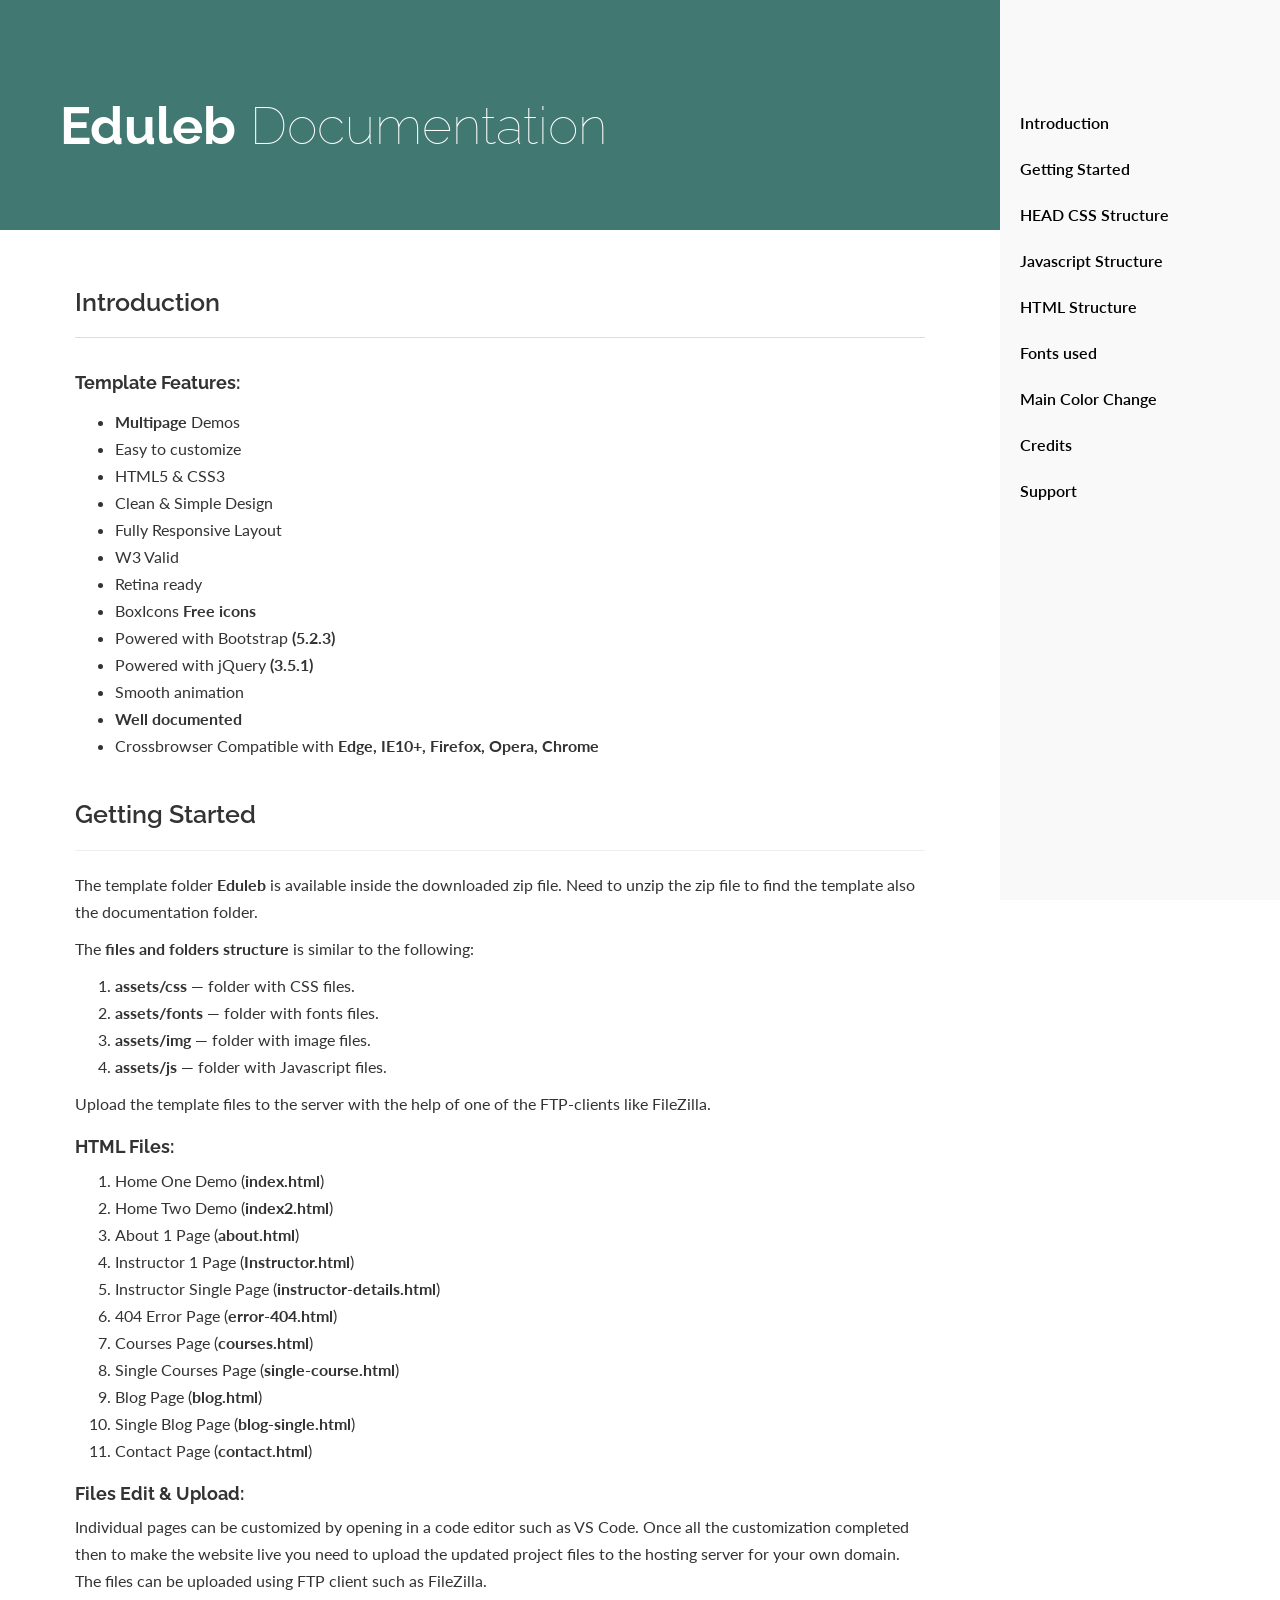
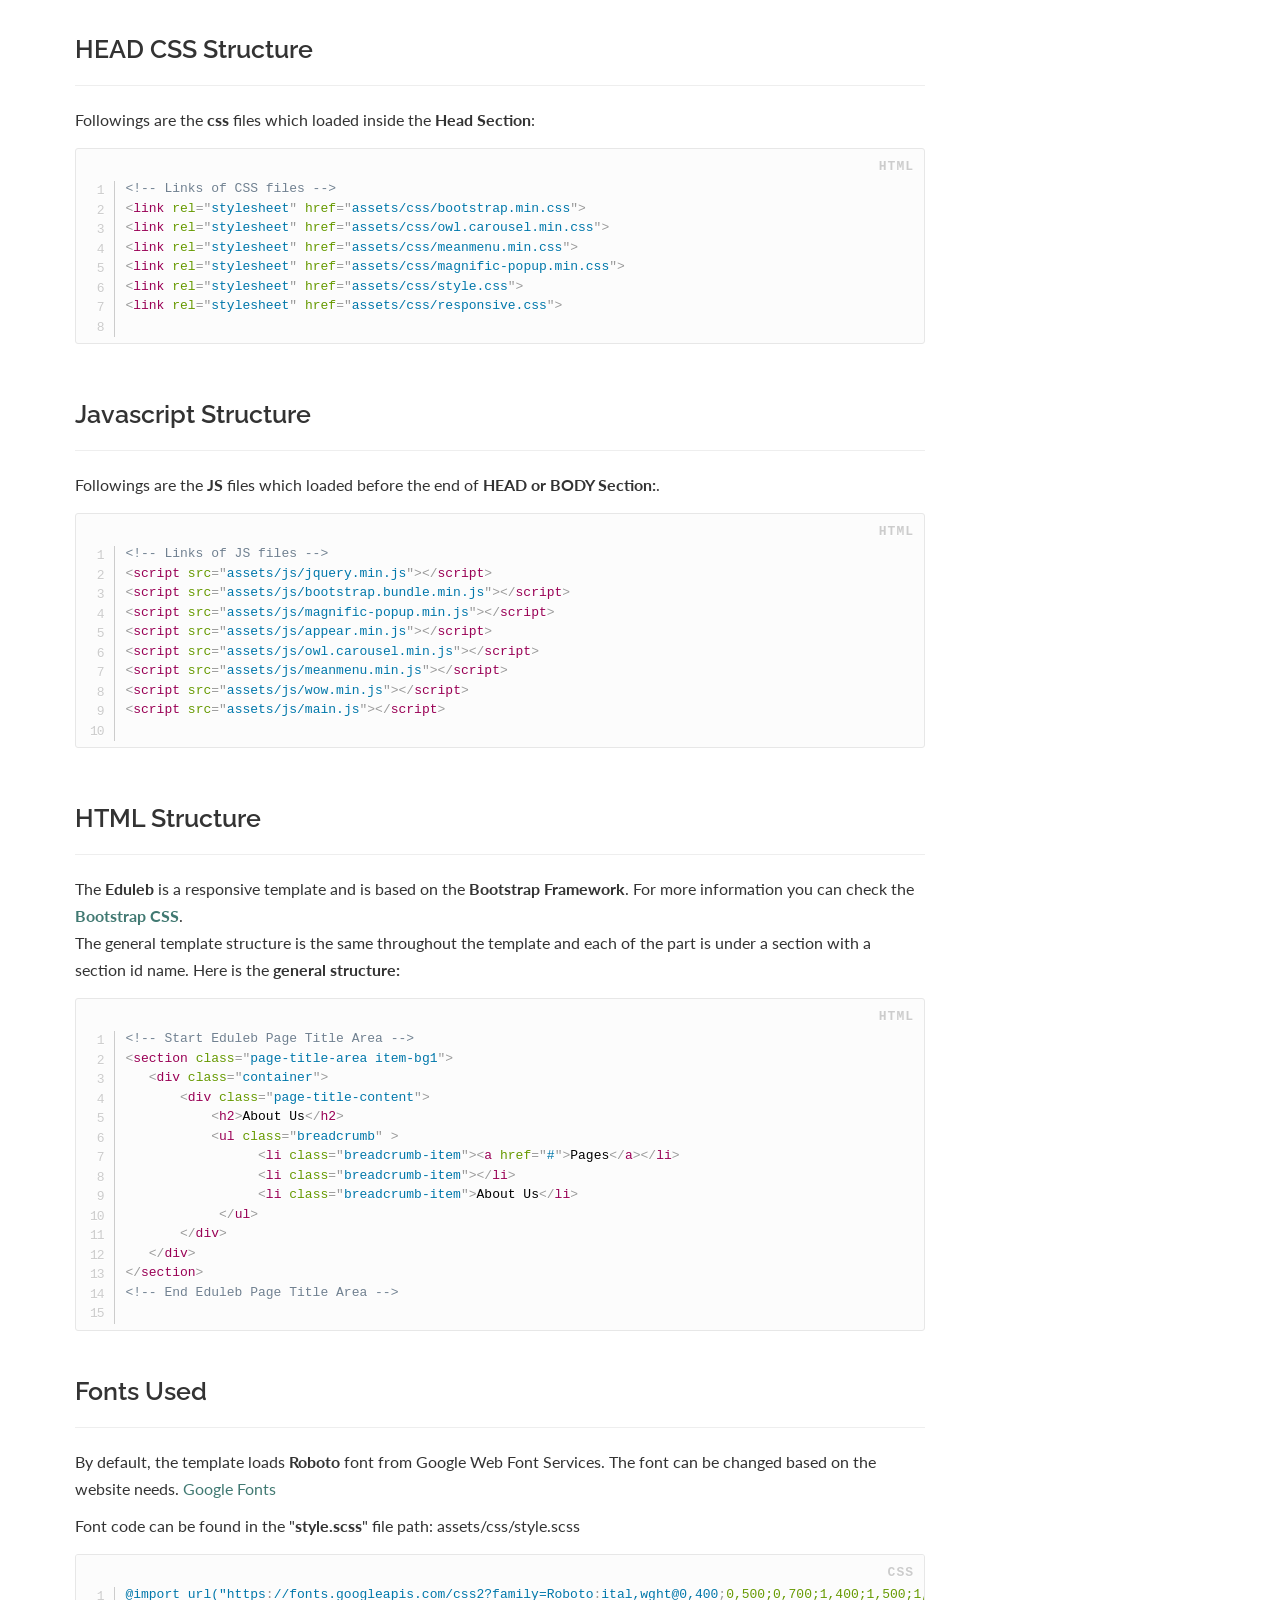
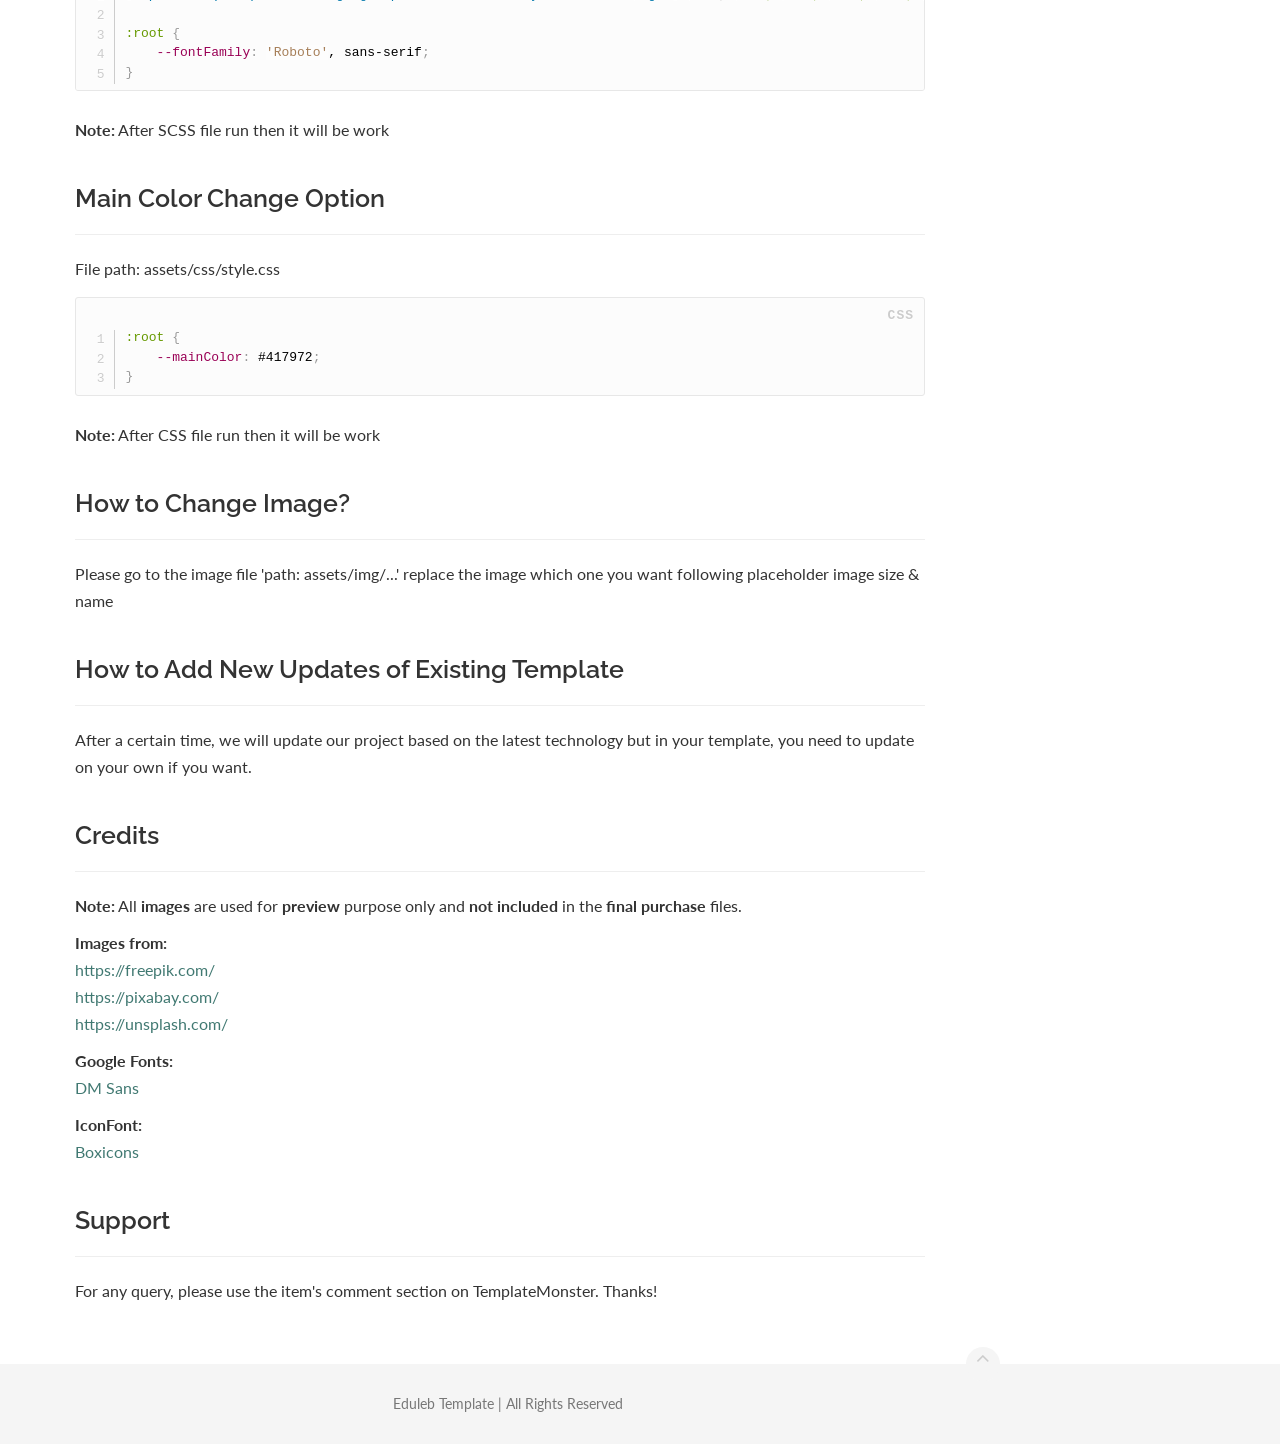
<file: Documentation/index.html>
<!DOCTYPE html>
<html lang="en">
    <head>
        <meta charset="utf-8">
        <meta http-equiv="X-UA-Compatible" content="IE=edge">
        <meta name="viewport" content="width=device-width, initial-scale=1">
        <meta name="description" content="">
        <meta name="keywords" content="">
        <title>PATILINK </title>
        <!-- Style CSS -->
        <link href="css/all.css" rel="stylesheet">
        <!-- Fonts -->
        <link href="https://fonts.googleapis.com/css?family=Raleway:100,300,400,500%7CLato:300,400" rel="stylesheet" type="text/css">
		<link rel="icon" type="image/png" href="images/favicon.png">
    </head>

    <body data-spy="scroll" data-target=".sidebar" data-offset="200">

        <!-- Sidebar -->
        <aside class="sidebar sidebar-boxed sidebar-dark">  
            <ul class="nav sidenav dropable">
                <li><a href="#introduction">Introduction</a></li>
                <li><a href="#getting_started" title="Getting Started">Getting Started</a></li>
                <li><a href="#head_css_structure" title="HEAD CSS Structure">HEAD CSS Structure</a></li>
                <li><a href="#javascript_structure" title="Javascript Structure">Javascript Structure</a></li>
                <li><a href="#html_structure" title="HTML Structure">HTML Structure</a></li>
                <li><a href="#fonts_used" title="Fonts used">Fonts used</a></li>
                <li><a href="#color-change-option" title="Main Color Change Option">Main Color Change</a></li>
                <li><a href="#credits" title="Credits">Credits</a></li>
                <li><a href="#supports" title="Support">Support</a></li>
            </ul>
        </aside>
        <!-- END Sidebar -->

        <header class="site-header navbar-transparent"> 
            <!-- Banner -->
            <div class="banner auto-size" style="background-color: #417972">
                <div class="container-fluid text-white" style="background-color: #417972;padding-left: 0;">
                    <h1 style="margin: 0; padding: 30px 0;"><strong>Eduleb</strong> Documentation</h1>
                </div>
            </div>
            <!-- END Banner --> 
        </header>
        
        <main class="container-fluid"> 
            <!-- Main content -->
            <article class="main-content" role="main">
                <section id="introduction">
                    <h2 style="margin-top: 0; line-height: 45px;">Introduction</h2>
                    <h6 style="margin-top: 35px; margin-bottom: 15px;"><strong>Template Features:</strong></h6>
                    <ul>
                        <li><strong>Multipage</strong> Demos</li>
                        <li>Easy to customize</li>
                        <li>HTML5 & CSS3</li>
                        <li>Clean & Simple Design</li>
                        <li>Fully Responsive Layout</li>
                        <li>W3 Valid</li>
                        <li>Retina ready</li>
                        <li>BoxIcons <strong>Free icons</strong></li>
                        <li>Powered with Bootstrap <strong>(5.2.3)</strong></li>
                        <li>Powered with jQuery <strong>(3.5.1)</strong></li>
                        <li>Smooth animation</li>
                        <li><strong>Well documented</strong></li>
                        <li>Crossbrowser Compatible with <strong>Edge, IE10+, Firefox, Opera, Chrome</strong></li>
                    </ul>
                </section>
               
                <section id="getting_started">
                    <div class="page-header">
                        <h3 style="margin-top: 0; margin-bottom: 12px;">Getting Started</h3>
                    </div>
                    <p>The template folder <strong>Eduleb</strong> is available inside the downloaded zip file. Need to unzip the zip file to find the template also the documentation folder.</p>
                    <p>The <strong>files and folders structure</strong> is similar to the following:</p>
                    <ol>
                        <li><strong>assets/css</strong> — folder with CSS files.</li>
                        <li><strong>assets/fonts</strong> — folder with fonts files.</li>
                        <li><strong>assets/img</strong> — folder with image files.</li>
                        <li><strong>assets/js</strong> — folder with Javascript files.</li>
                    </ol>
                    <p>Upload the template files to the server with the help of one of the FTP-clients like FileZilla.</p>
                    <h6 style="margin-top: 20px;"><strong>HTML Files:</strong></h6>
                    <ol>
                        <li>Home One Demo (<b>index.html</b>)</li>
                        <li>Home Two Demo (<b>index2.html</b>)</li>
                        <li>About 1 Page (<b>about.html</b>)</li>
                        <li>Instructor 1 Page (<b>Instructor.html</b>)</li>
                        <li>Instructor Single Page (<b>instructor-details.html</b>)</li>
                        <li>404 Error Page (<b>error-404.html</b>)</li>
                        <li>Courses Page (<b>courses.html</b>)</li>
                        <li>Single Courses Page (<b>single-course.html</b>)</li>
                        <li>Blog Page (<b>blog.html</b>)</li>
                        <li>Single Blog Page (<b>blog-single.html</b>)</li>
                        <li>Contact Page (<b>contact.html</b>)</li>
                    </ol>
					<h6 style="margin-top: 20px;"><strong>Files Edit & Upload:</strong></h6>
                    <p>Individual pages can be customized by opening in a code editor such as VS Code. Once all the customization completed then to make the website live you need to upload the updated project files to the hosting server for your own domain. The files can be uploaded using FTP client such as FileZilla.</p>
                </section>
                
                <section id="head_css_structure">
                    <div class="page-header">
                        <h3 style="margin-top: 0; margin-bottom: 12px;">HEAD CSS Structure</h3>
                    </div>
                    <p>Followings are the <strong>css</strong> files which loaded inside the <strong>Head Section</strong>:</p>
<pre class="line-numbers">
<code class="language-markup">
<div>
&lt;!-- Links of CSS files --&gt;
<div>&lt;link rel="stylesheet" href="assets/css/bootstrap.min.css"&gt;</div>
<div>&lt;link rel="stylesheet" href="assets/css/owl.carousel.min.css"&gt;</div>
<div>&lt;link rel="stylesheet" href="assets/css/meanmenu.min.css"&gt;</div>
<div>&lt;link rel="stylesheet" href="assets/css/magnific-popup.min.css"&gt;</div>
<div>&lt;link rel="stylesheet" href="assets/css/style.css"&gt;</div>
<div>&lt;link rel="stylesheet" href="assets/css/responsive.css"&gt;</div>
</div>
</code>
</pre class="brush:css">
                </section>

                <section id="javascript_structure">
                    <div class="page-header">
                        <h3 style="margin-top: 0; margin-bottom: 12px;">Javascript Structure</h3>
                    </div>
                    <p>Followings are the <strong>JS</strong> files which loaded before the end of <strong>HEAD or BODY Section:</strong>.</p>
<pre class="line-numbers">
<code class="language-markup">
<div>
&lt;!-- Links of JS files --&gt;
<div>&lt;script src="assets/js/jquery.min.js"&gt;&lt;/script&gt;</div>
<div>&lt;script src="assets/js/bootstrap.bundle.min.js"&gt;&lt;/script&gt;</div>
<div>&lt;script src="assets/js/magnific-popup.min.js"&gt;&lt;/script&gt;</div>
<div>&lt;script src="assets/js/appear.min.js"&gt;&lt;/script&gt;</div>
<div>&lt;script src="assets/js/owl.carousel.min.js"&gt;&lt;/script&gt;</div>
<div>&lt;script src="assets/js/meanmenu.min.js"&gt;&lt;/script&gt;</div>
<div>&lt;script src="assets/js/wow.min.js"&gt;&lt;/script&gt;</div>
<div>&lt;script src="assets/js/main.js"&gt;&lt;/script&gt;</div>
</div>
</code>
</pre>
                </section>
                
                <section id="html_structure" style="padding-bottom: 0;">
                    <div class="page-header">
                        <h3 style="margin-top: 0; margin-bottom: 12px;">HTML Structure</h3>
                    </div>
                    The <strong>Eduleb</strong> is a responsive template and is based on the <strong>Bootstrap Framework</strong>. For more information you can check the <a target="_blank" href="https://getbootstrap.com/"><strong>Bootstrap CSS</strong></a>.
                    <p>The general template structure is the same throughout the template and each of the part is under a section with a section id name. Here is the <strong>general structure:</strong></p>
<pre class="line-numbers">
<code class="language-markup">
<div>
<div>&lt;!-- Start Eduleb Page Title Area --&gt;</div>
<div>&lt;section class="page-title-area item-bg1"&gt;</div>
<div>   &lt;div class="container"&gt;</div>
<div>       &lt;div class="page-title-content"&gt;</div>
<div>           &lt;h2&gt;About Us&lt;/h2&gt;</div>
<div>           &lt;ul class="breadcrumb" &gt;
                <div> &lt;li class="breadcrumb-item"&gt;&lt;a href="#"&gt;Pages&lt;/a&gt;&lt;/li&gt;</div> 
                <div> &lt;li class="breadcrumb-item"&gt;&lt;/li&gt;</div> 
                <div> &lt;li class="breadcrumb-item"&gt;About Us&lt;/li&gt;</div> 
            &lt;/ul&gt;</div>
<div>       &lt;/div&gt;</div>
<div>   &lt;/div&gt;</div>
<div>&lt;/section&gt;</div>
<div>&lt;!-- End Eduleb Page Title Area --&gt;</div>
</div>
</code>
</pre>
                </section>

                <section id="fonts_used">
                    <div class="page-header">
                        <h3 style="margin-bottom: 12px;">Fonts Used</h3>
                    </div>
                    <p>By default, the template loads <strong>Roboto</strong> font from Google Web Font Services. The font can be changed based on the website needs. <a target="_blank" href="https://fonts.google.com/">Google Fonts</a></p>
                    <p>
						Font code can be found in the &quot;<strong>style.scss</strong>&quot; file path: assets/css/style.scss
					</p>
<pre class="line-numbers">
<code class="language-css">
    @import url("https://fonts.googleapis.com/css2?family=Roboto:ital,wght@0,400;0,500;0,700;1,400;1,500;1,700&display=swap");

:root {
    --fontFamily: 'Roboto', sans-serif;
}
</code>
</pre>
<p><b>Note:</b> After SCSS file run then it will be work</p>
                </section>
				 
				<section id="color-change-option">
					<div class="page-header">
						<h3 style="margin-top: 0; margin-bottom: 12px;">Main Color Change Option</h3>
					</div>
					<p>File path: assets/css/style.css</p>

<pre class="line-numbers">
<code class="language-css">
:root {
    --mainColor: #417972;
}
</code>
</pre>
<p><b>Note:</b> After CSS file run then it will be work</p>
                </section>
				 
				 
				<section id="how-to-change-image">
                    <div class="page-header">
                        <h3 style="margin-top: 0; margin-bottom: 12px;">How to Change Image?</h3>
                    </div>
					<p>Please go to the image file 'path: assets/img/...' replace the image which one you want following placeholder image size & name</p>
                </section>
				 
				<section>
                    <div class="page-header">
                        <h3 style="margin-top: 0; margin-bottom: 12px;">How to Add New Updates of Existing Template</h3>
                    </div>
					<p>After a certain time, we will update our project based on the latest technology but in your template, you need to update on your own if you want.</p>
                </section>
		 
                <section id="credits">
                    <div class="page-header">
                        <h3 style="margin-top: 0; margin-bottom: 12px;">Credits</h3>
                    </div>
                    <p><strong>Note:</strong> All <strong>images</strong> are used for <strong>preview</strong> purpose only and <strong>not included</strong> in the <strong>final purchase</strong> files.</p>
                    <p><strong>Images from:</strong><br />
                        <a target="_blank" href="https://www.freepik.com/">https://freepik.com/</a><br />
                        <a target="_blank" href="https://pixabay.com/">https://pixabay.com/</a><br />
                        <a target="_blank" href="https://unsplash.com/">https://unsplash.com/</a><br />
                    </p>
                    <p>
                        <strong>Google Fonts:</strong><br/>
                        <a target="_blank" href="https://fonts.google.com/specimen/DM+Sans">DM Sans</a><br>
                    </p>
                    <p><strong>IconFont:</strong><br>
						<a target="_blank" href="https://boxicons.com/">Boxicons</a><br></p>
                </section>
                
                <section id="supports">
                    <div class="page-header">
                        <h3 style="margin-top: 0; margin-bottom: 12px;">Support</h3>
                    </div>
                    <p>For any query, please use the item's comment section on TemplateMonster. Thanks!</p>
                </section>
            </article>
            <!-- END Main content --> 
        </main>

        <!-- Footer -->
        <footer class="site-footer text-center">
            <div class="container-fluid"> <a id="scroll-up" href="#"><i class="fa fa-angle-up"></i></a>
                <p>Eduleb Template | All Rights Reserved</p>
            </div>
        </footer>
        <!-- END Footer -->
		
		<!-- Scripts -->
        <script src="js/all.js"></script>
        <script src="js/main.js"></script>
    </body>
</html>
</file>
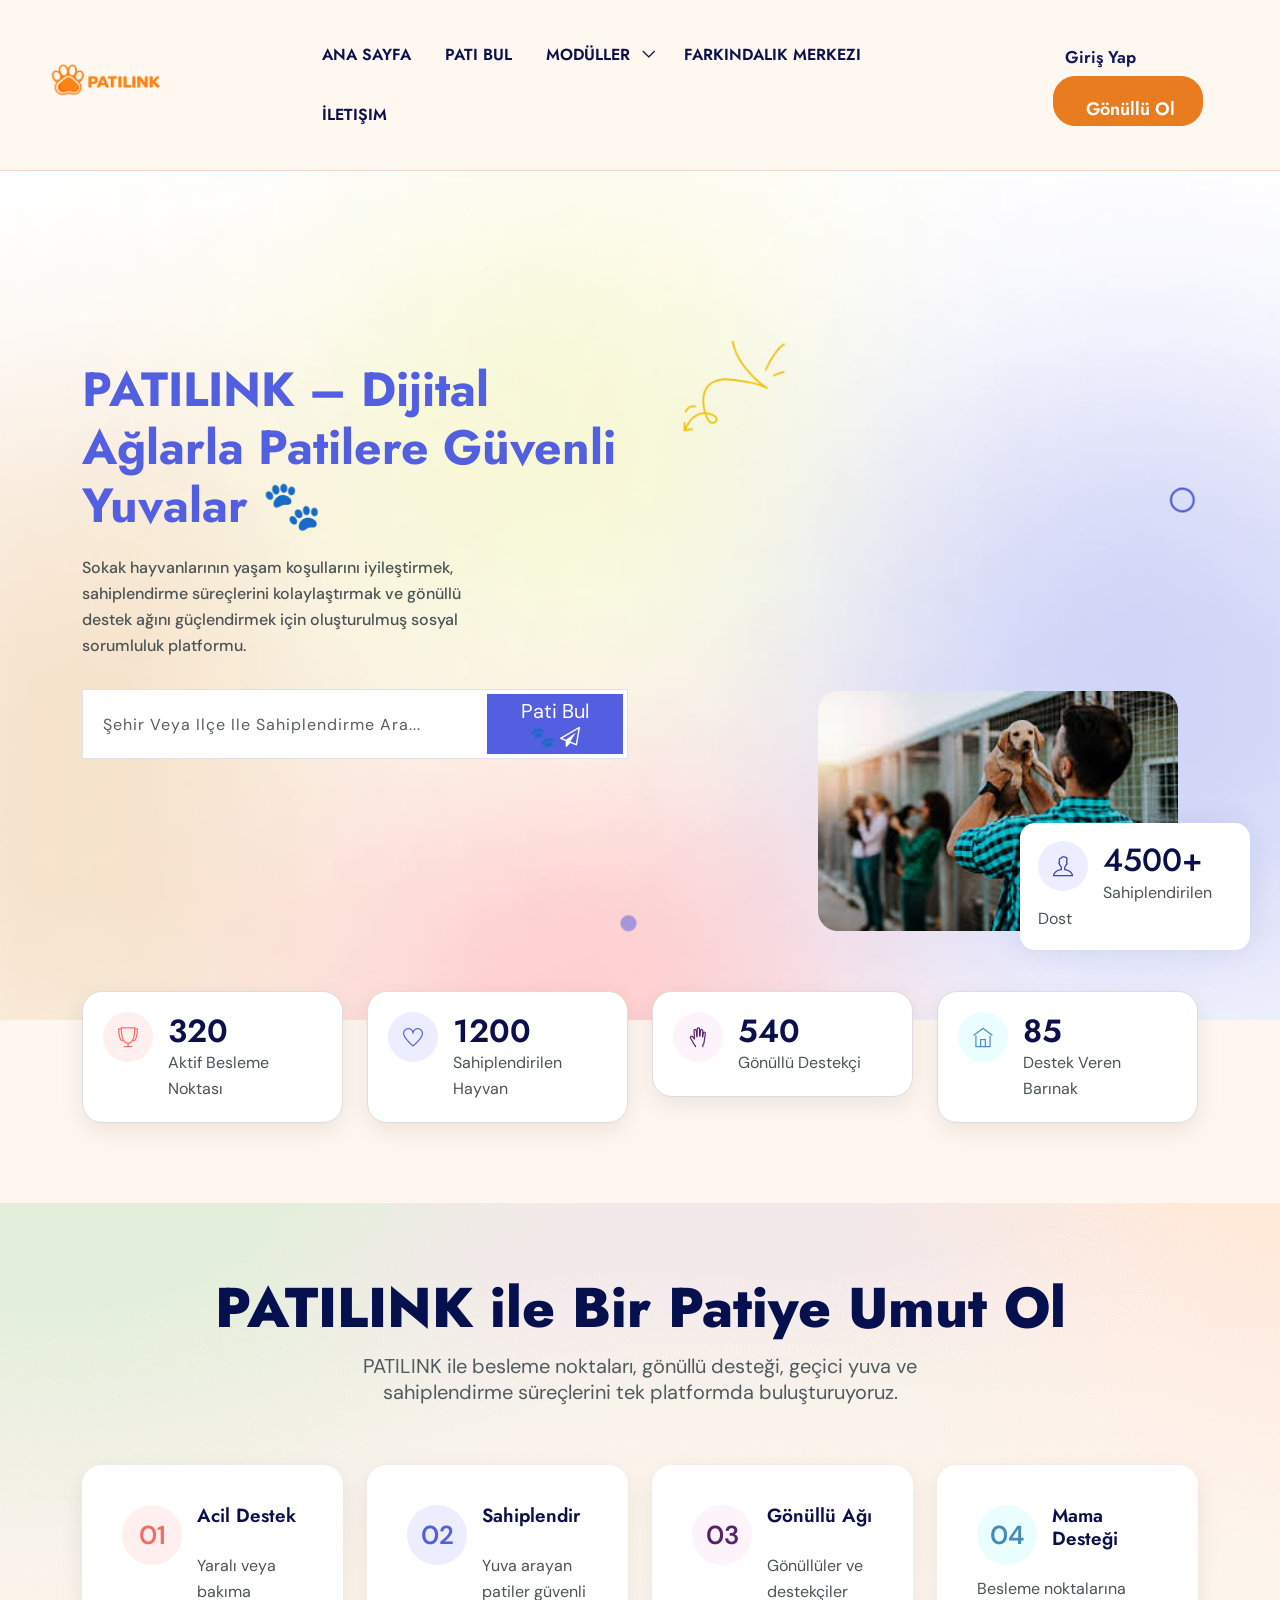
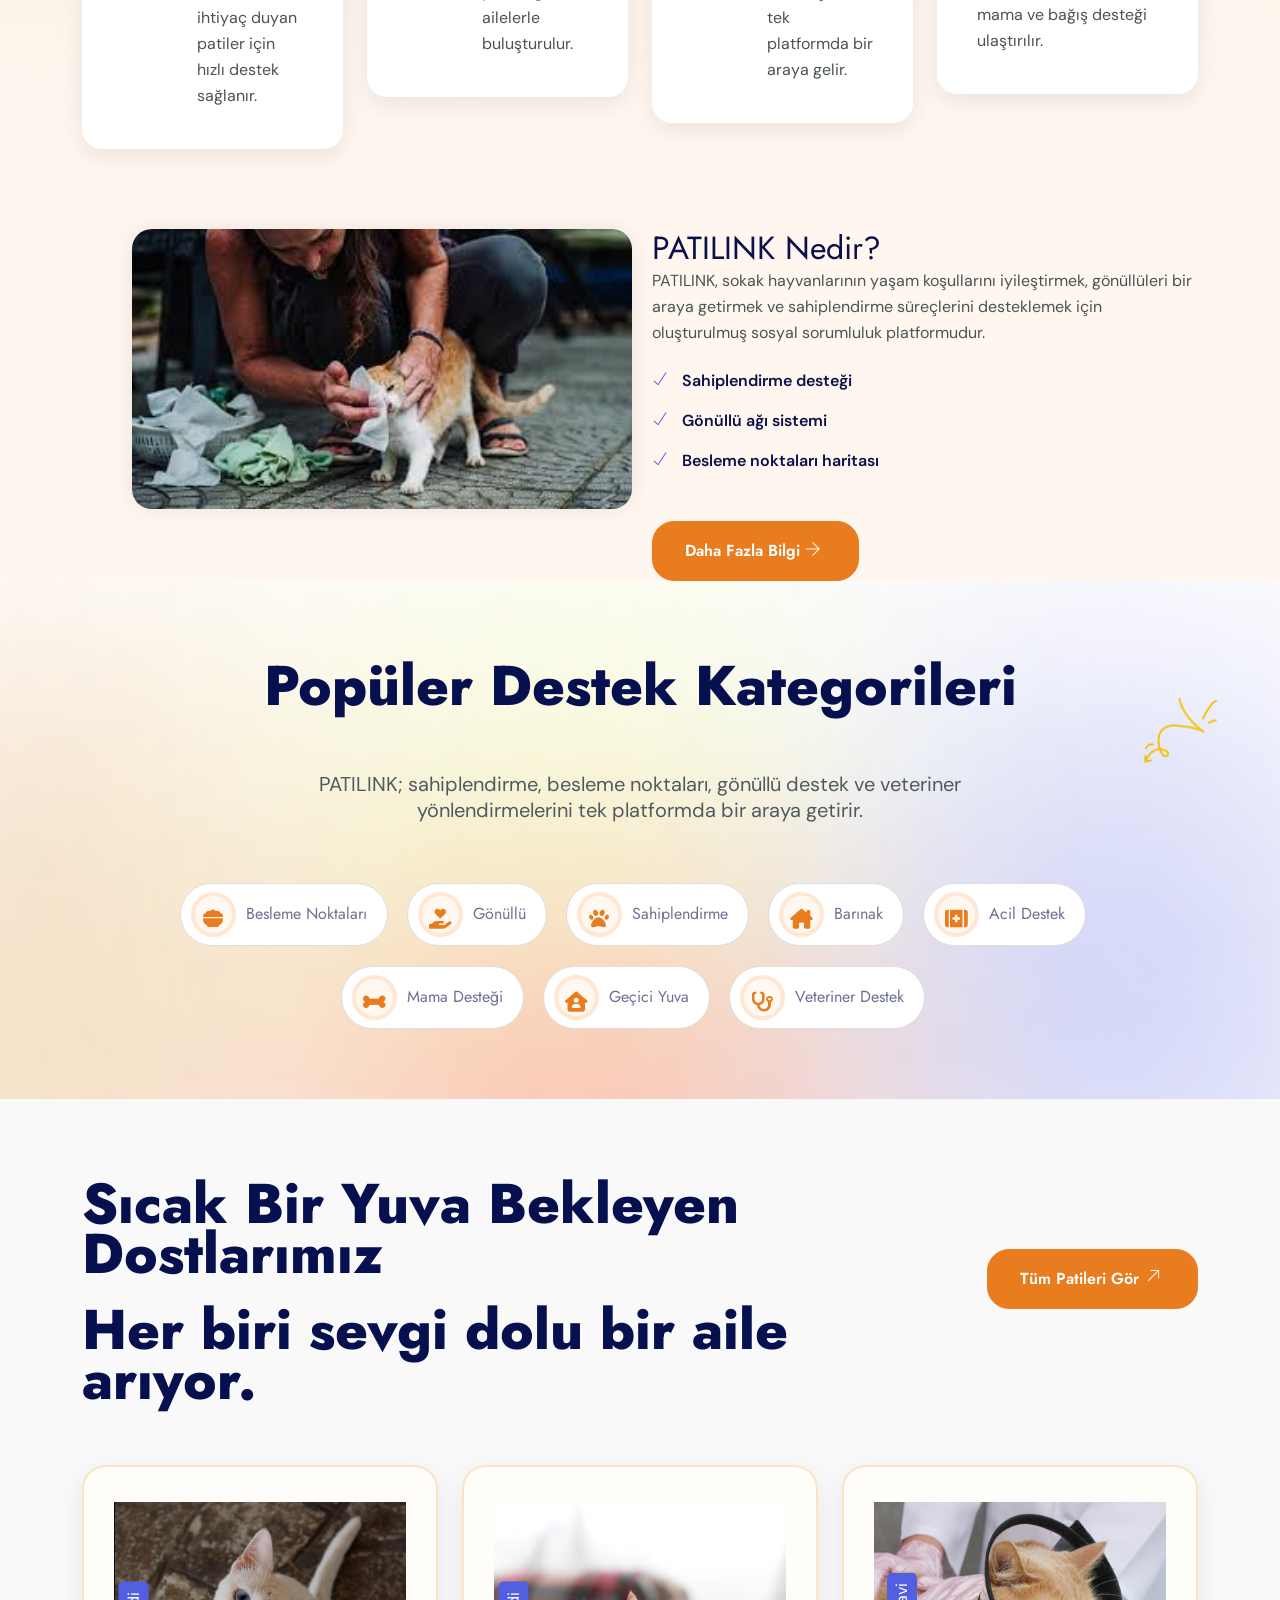
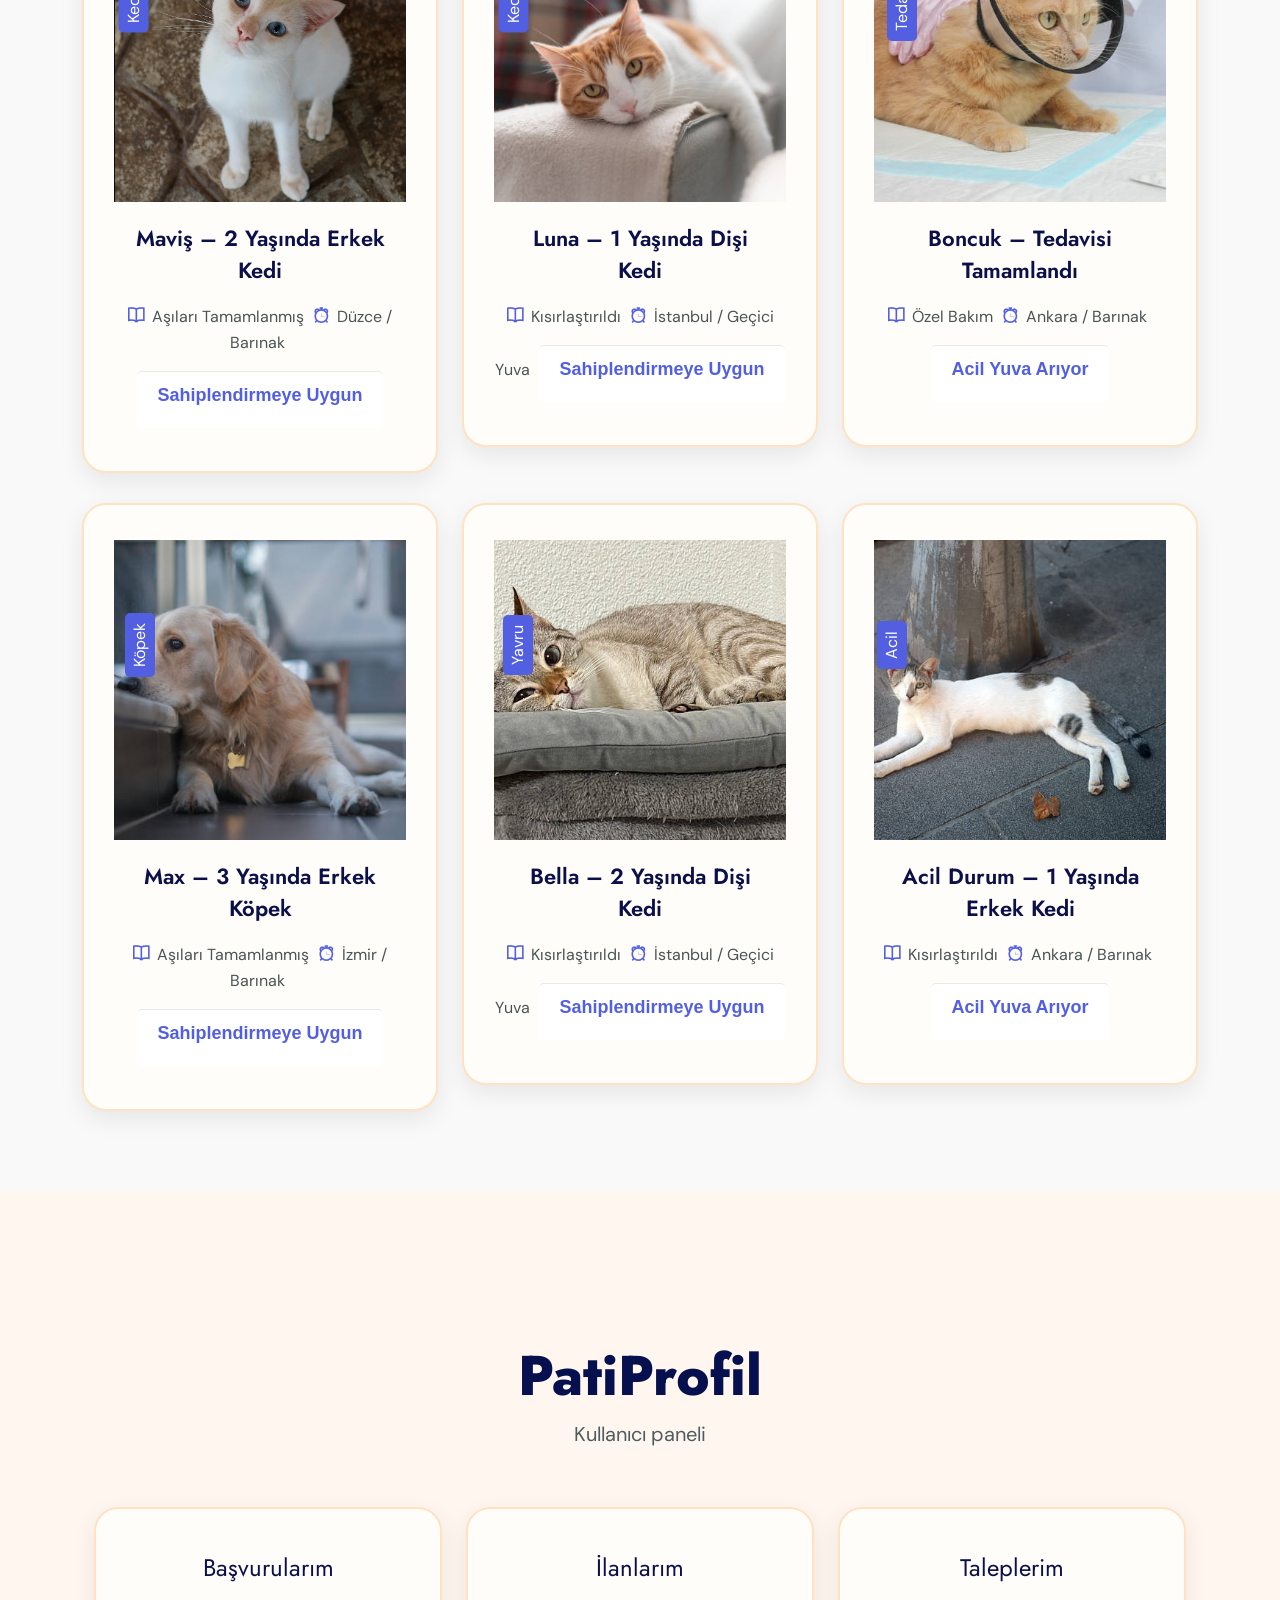
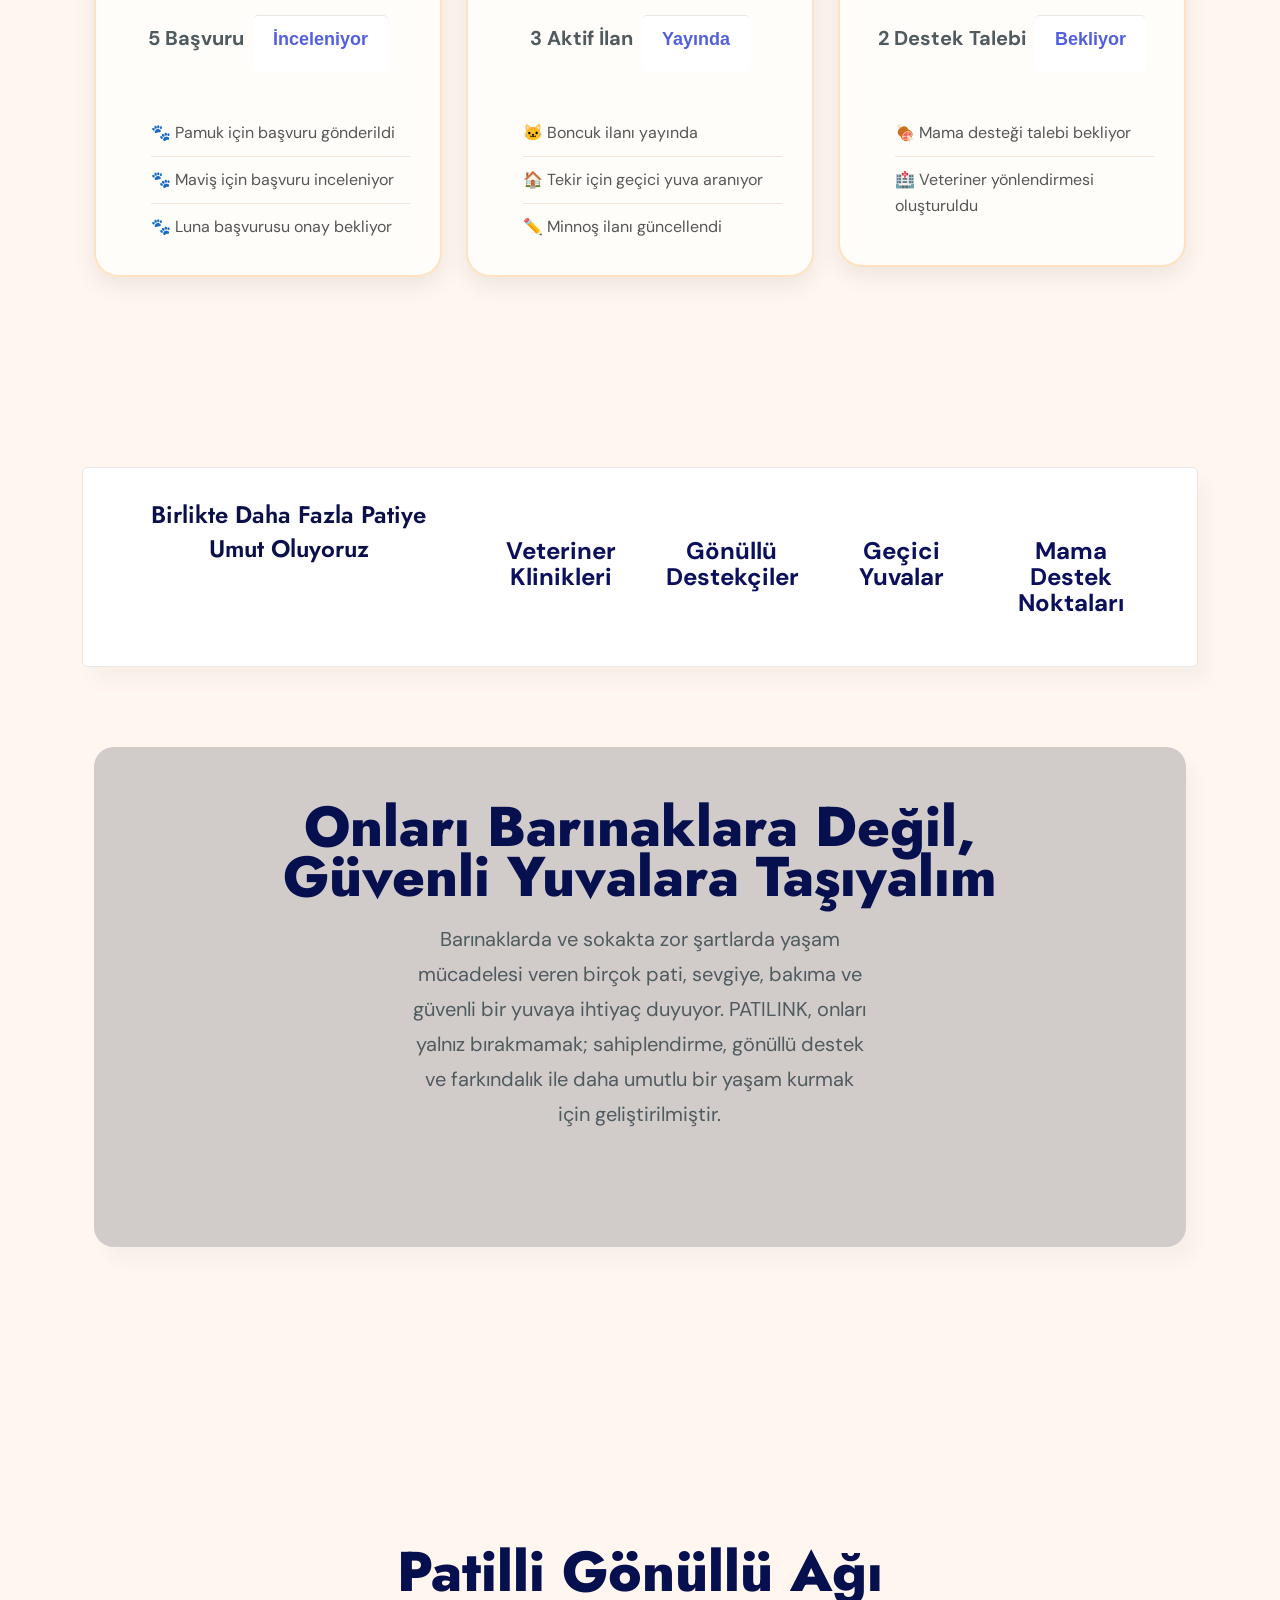
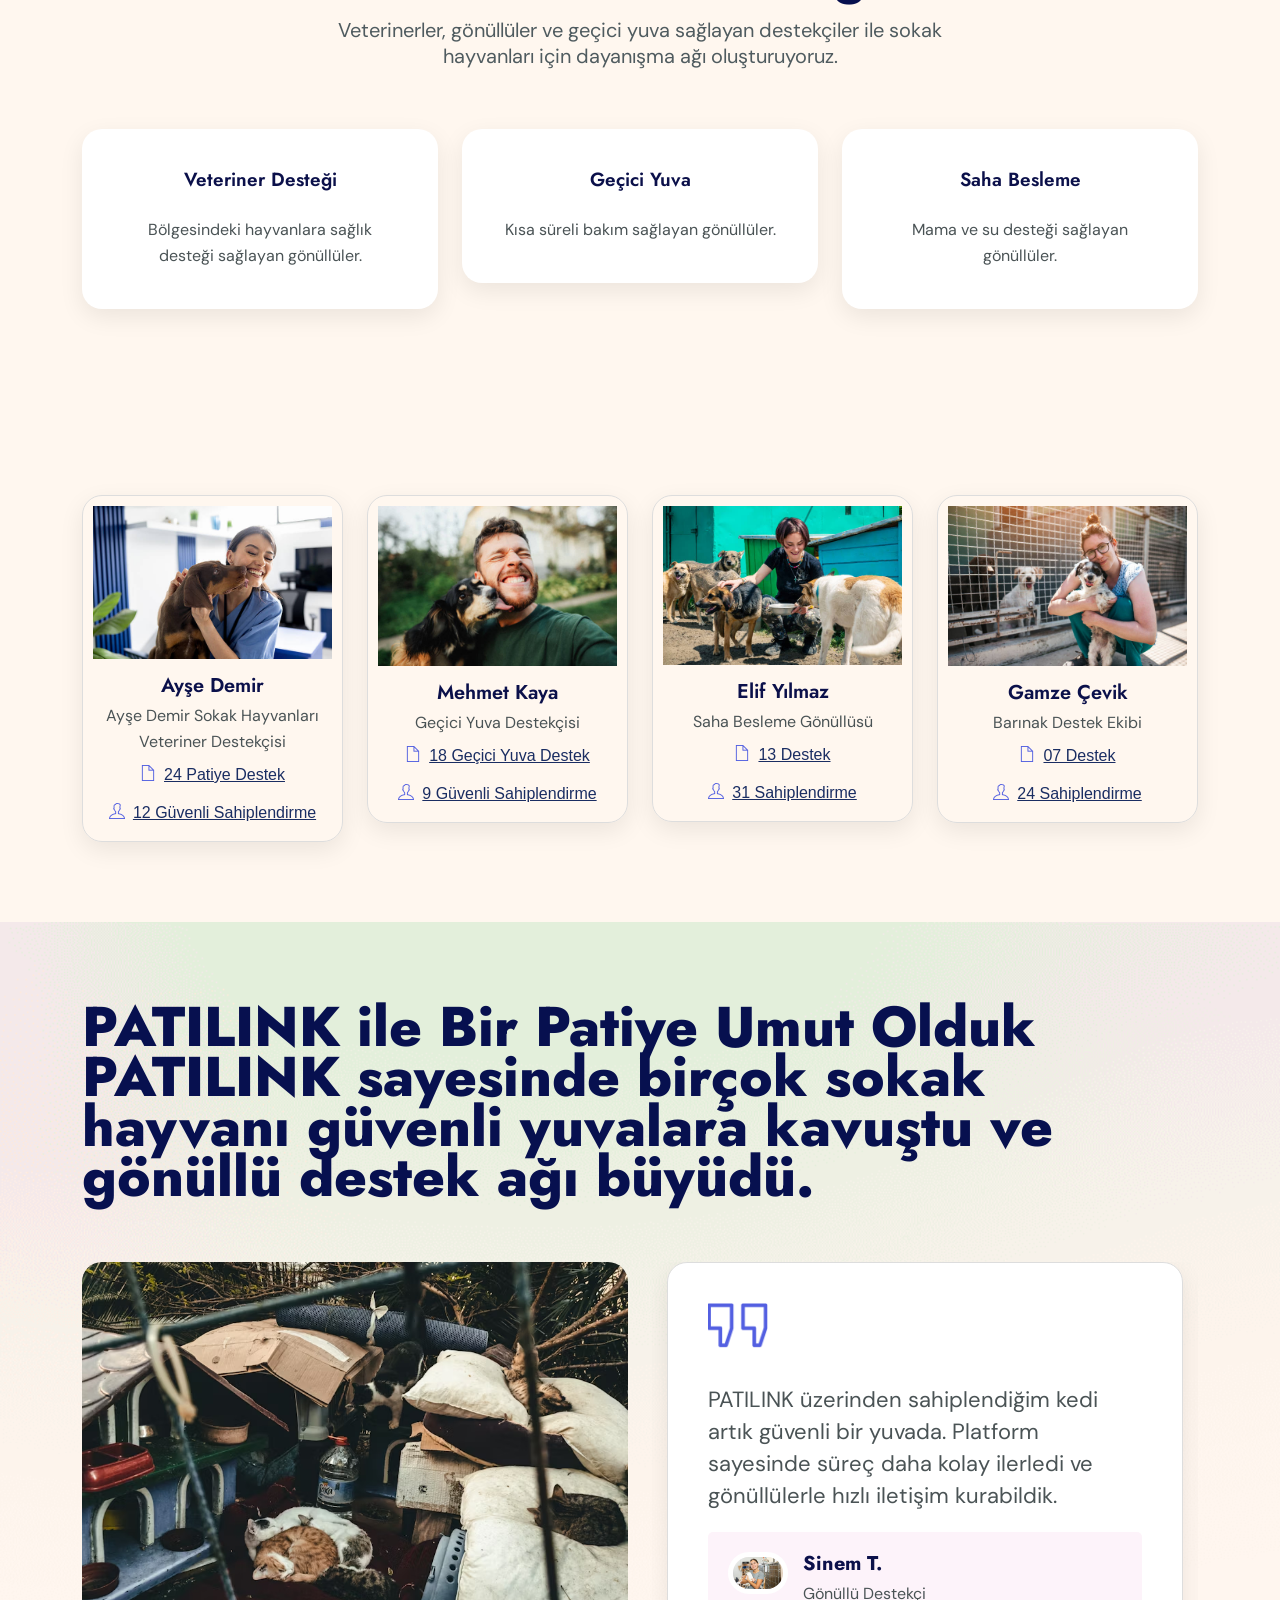
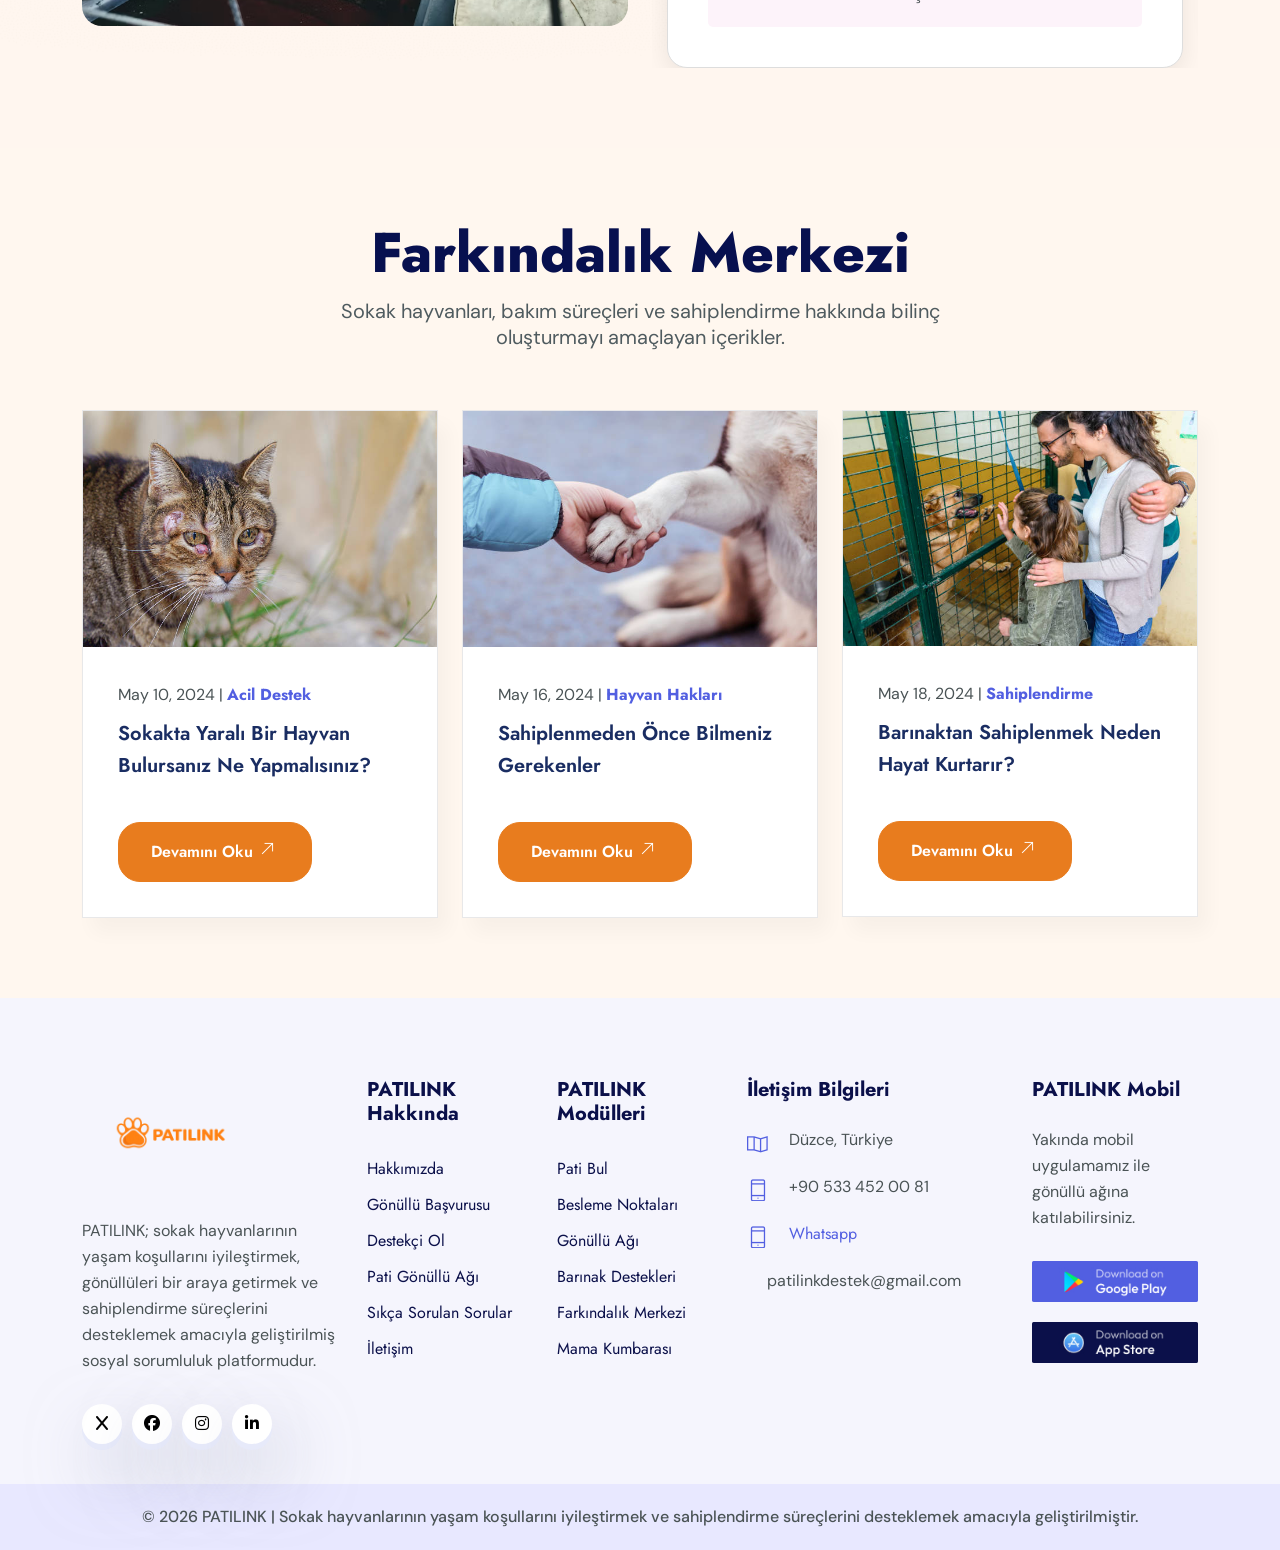
<file: eduleb/index.html>
<!DOCTYPE html>
<html lang="en">

	<head>
		<!-- Meta -->
		<meta charset="utf-8">
		<meta http-equiv="X-UA-Compatible" content="IE=edge">
		<meta name="viewport" content="width=device-width, initial-scale=1, shrink-to-fit=no">
		<!-- The above 3 meta tags *must* come first in the head; any other head content must come *after* these tags -->
		<meta name="description" content="PATILINK - Sokak hayvanları için sahiplendirme, gönüllülük ve destek platformu">
		<meta name="keywords" content="agency, business, corporate, creative, html5, modern, multipurpose, One Page, parallax, startup">		
		<!-- SITE TITLE -->
		<title>PATILINK | Dijital Ağlarla Patilere Güvenli Yuvalar</title> </title>			
		<!-- Latest Bootstrap min CSS -->
		<link rel="stylesheet" href="assets/bootstrap/css/bootstrap.min.css">		
		<!-- Google Font -->
		<link href="https://fonts.googleapis.com/css2?family=DM+Sans:ital,opsz,wght@0,9..40,100..1000;1,9..40,100..1000&display=swap" rel="stylesheet">
		<link href="https://fonts.googleapis.com/css2?family=Jost:ital,wght@0,100..900;1,100..900&display=swap" rel="stylesheet">
		<!-- Font Awesome CSS -->
		<link rel="stylesheet" href="https://cdnjs.cloudflare.com/ajax/libs/font-awesome/6.5.2/css/all.min.css">
		<link rel="stylesheet" href="assets/fonts/font-awesome.min.css">
		<link rel="stylesheet" href="assets/fonts/themify-icons.css">
		<!--- owl carousel Css-->
		<link rel="stylesheet" href="assets/owlcarousel/css/owl.carousel.css">
		<link rel="stylesheet" href="assets/owlcarousel/css/owl.theme.css">	
		<!--jquery-simple-mobilemenu Css-->
        <link rel="stylesheet" href="assets/css/jquery-simple-mobilemenu.css">			
		<!-- MAGNIFIC CSS -->
		<link rel="stylesheet" href="assets/css/magnific-popup.css">		
		<!-- animate CSS -->
		<link rel="stylesheet" href="assets/css/animate.css">	
		<!-- Style CSS -->					
		<link rel="stylesheet" href="assets/css/style.css">					
		<!-- HTML5 shim and Respond.js IE8 support of HTML5 elements and media queries -->
		<!-- WARNING: Respond.js doesn't work if you view the page via file:// -->
		<!--[if lt IE 9]>
		  <script src="https://oss.maxcdn.com/html5shiv/3.7.2/html5shiv.min.js"></script>
		  <script src="https://oss.maxcdn.com/respond/1.4.2/respond.min.js"></script>
		<![endif]-->
	</head>
	
    <body data-spy="scroll" data-offset="80">

		<!-- START PRELOADER -->
		<div class="preloaders">
			<span class="loader"></span>
		</div>
		<!-- END PRELOADER -->		

		<!-- START NAVBAR -->  
		<div id="navigation" class="navbar-light bg-faded site-navigation">
			<div class="container-fluid">
				<div class="row">
					<div class="col-20 align-self-center">
						<div class="site-logo">
							<a href="index.html"><img src="assets/img/logo1.png" alt=""></a>          				
						</div>
					</div><!--- END Col -->
					
					<div class="col-60 d-flex">
						<nav id="main-menu">
    <ul>

        <li><a href="index.html">Ana Sayfa</a></li>

        <li><a href="course.html">Pati Bul</a></li>


        <li class="menu-item-has-children">
            <a href="#">Modüller</a>
            <ul>
                <li><a href="besleme-haritasi.html">Besleme Haritası</a></li>
                <li><a href="mama-kumbarasi.html">Mama Kumbarası</a></li>
                <li><a href="gorev-merkezi.html">Görev Merkezi</a></li>
                <li><a href="sahiplenme-formu.html">Sahiplenme Formu</a></li>
                <li><a href="ilan-ver.html">İlan Ver</a></li>
            </ul>
        </li>

    

        <li><a href="blog.html">Farkındalık Merkezi</a></li>

        <li><a href="contact.html">İletişim</a></li>

    </ul>
</nav>
					</div><!--- END Col -->
					
					<div class="col-20 d-none d-xl-block text-end align-self-center">
						
						<a href="#" class="login-text">Giriş Yap</a>
                        <a href="#" class="btn_one">Gönüllü Ol</a>
					</div><!--- END Col -->
					
					<ul class="mobile_menu">						
						<li><a href="#">ANA SAYFA</a>
							<ul class="sub-menu">										
								<li><a href="index.html">Sahiplendirme</a></li>
								<li><a href="index2.html">Gönüllü Ol</a></li>						
							</ul>
						</li>	
						<li><a href="about.html">Hakkımızda</a></li>						
						<li><a href="#">Pati Bul</a>
							
						</li>
						<li><a href="#">Pages</a>
							<ul class="sub-menu">									
								<li><a href="instructor.html">Sayfalar</a></li>
								<li><a href="ins_details.html">Gönüllüler</a></li>
								<li><a href="pricing.html">Gönüllü Detayları</a></li>
								<li><a href="faq.html">Destek Planı</a></li>			
								<li><a href="404.html">Sık Sorulan Sorular</a></li>							
							</ul>
						</li>			
						<li><a href="blog.html">Blog</a>
							<ul class="sub-menu">										
								<li><a href="blog.html">İletişim Formu</a></li>
								<li><a href="blog_single.html">Ekibimiz</a></li>
							</ul>
						</li>						
						<li><a href="contact.html">İletişim</a></li>
					</ul>			
				</div><!--- END ROW -->
			</div><!--- END CONTAINER -->
		</div> 	  
		<!-- END NAVBAR -->		

		<!-- START HOME -->
		<section class="home_bg hb_height" style="background-image: url(assets/img/bg/home-bg.jpg);  background-size:cover; background-position: center center;">
			<div class="container">
				<div class="row">
				  <div class="col-lg-6 col-sm-12 col-xs-12">
					<div class="hero-text ht_top">
						<h1><span>PATILINK – Dijital Ağlarla Patilere Güvenli Yuvalar 🐾</span> </h1>
						<p>Sokak hayvanlarının yaşam koşullarını iyileştirmek, sahiplendirme süreçlerini kolaylaştırmak ve gönüllü destek ağını güçlendirmek için oluşturulmuş sosyal sorumluluk platformu.</p>
					</div>
					<div class="home_sb">
						<form action="#" class="banner_subs">
							<input type="text" class="form-control home_si" placeholder="Şehir veya ilçe ile sahiplendirme ara..." required="required">
							<button type="button" class="subscribe__btn">Pati Bul 🐾 <i class="fa fa-paper-plane-o"></i></button>
						</form>
					</div>					
				  </div><!--- END COL -->
				  <div class="col-lg-6 col-sm-12 col-xs-12">
					<div class="hero-text-img">
						<img src="assets/img/barınak.png" class="img-fluid" alt="" />
						<div class="home_ps">
							<span class="ti-user"></span>
							<h2>4500+</h2>
							<p>Sahiplendirilen Dost</p>
						</div>
					</div>					
				  </div><!--- END COL -->						  
				</div><!--- END ROW -->
			</div><!--- END CONTAINER -->
		</section>
		<!-- END  HOME -->			

		<!-- START COUNTER -->
		<section class="count_area counter_feature">
			<div class="container">
				<div class="row">
					<div class="col-lg-3 col-sm-6 col-xs-12">
						<div class="single-counter">
							<span class="ti-cup sc_one"></span>
							<h2 class="counter-num">320</h2>
							<p>Aktif Besleme Noktası</p>
						</div>							
					</div>
					<div class="col-lg-3 col-sm-6 col-xs-12">
						<div class="single-counter">
							<span class="ti-heart sc_two"></span>
							<h2 class="counter-num">1200</h2>
							<p>Sahiplendirilen Hayvan</p>
						</div>
					</div><!-- END COL -->
					<div class="col-lg-3 col-sm-6 col-xs-12">
						<div class="single-counter">
							<span class="ti-hand-open sc_three"></span>
							<h2 class="counter-num">540</h2>
							<p>Gönüllü Destekçi</p>
						</div>
					</div><!-- END COL -->
					<div class="col-lg-3 col-sm-6 col-xs-12">
						<div class="single-counter">
							<span class="ti-home sc_four"></span>
							<h2 class="counter-num">85</h2>
							<p>Destek Veren Barınak</p>
						</div>
					</div><!-- END COL -->						
				</div><!--- END ROW -->
			</div><!--- END CONTAINER -->		
		</section>
		<!-- END COUNTER -->
		

	<!-- START CATEGORY -->
	<section class="top_cat__area section-padding" style="background-image: url(assets/img/bg/shape-1.png);  background-size:cover; background-position: center center;">
		<div class="container">									
			<div class="section-title text-center">
				<h2>PATILINK ile Bir Patiye Umut Ol</h2>
				<p>PATILINK ile besleme noktaları, gönüllü desteği, geçici yuva ve sahiplendirme süreçlerini tek platformda buluşturuyoruz.</p>
			</div>						
			<div class="row">					
				<div class="col-lg-3 col-sm-6 col-xs-12 wow fadeInUp" data-wow-duration="1s" data-wow-delay="0.2s" data-wow-offset="0">
					<div class="single_tp">
						<span class="sc_one">01</span>
						<h3>Acil Destek</h3>
						<p>Yaralı veya bakıma ihtiyaç duyan patiler için hızlı destek sağlanır.</p>
					</div>
				</div><!-- END COL -->			
				<div class="col-lg-3 col-sm-6 col-xs-12 wow fadeInUp" data-wow-duration="1s" data-wow-delay="0.3s" data-wow-offset="0">
					<div class="single_tp">
						<span class="sc_two">02</span>
						<h3>Sahiplendir</h3>
						<p>Yuva arayan patiler güvenli ailelerle buluşturulur.</p>
					</div>
				</div><!-- END COL -->			
				<div class="col-lg-3 col-sm-6 col-xs-12 wow fadeInUp" data-wow-duration="1s" data-wow-delay="0.4s" data-wow-offset="0">
					<div class="single_tp">
						<span class="sc_three">03</span>
						<h3>Gönüllü Ağı</h3>
						<p>Gönüllüler ve destekçiler tek platformda bir araya gelir.</p> 
					</div>
				</div><!-- END COL -->	
				<div class="col-lg-3 col-sm-6 col-xs-12 wow fadeInUp" data-wow-duration="1s" data-wow-delay="0.4s" data-wow-offset="0">
					<div class="single_tp">
						<span class="sc_four">04</span>
						<h3>Mama Desteği</h3>
						<p>Besleme noktalarına mama ve bağış desteği ulaştırılır.</p>
					</div>
				</div><!-- END COL -->							
			</div><!-- END ROW -->
		</div><!--- END CONTAINER -->
	</section>
	<!-- END CATEGORY -->		
		
	<!-- START ABOUT US --><section class="ab_area ">
	
		<div class="container">									
			<div class="row">								
				<div class="col-lg-6 col-sm-12 col-xs-12 wow fadeInUp" data-wow-duration="1s" data-wow-delay="0.2s" data-wow-offset="0">
					<div class="ab_img">
						<img src="assets/img/yardım.png" class="about-photo" alt="image">
					</div>
				</div><!--- END COL -->						
				<div class="col-lg-6 col-sm-12 col-xs-12 wow fadeInUp" data-wow-duration="1s" data-wow-delay="0.1s" data-wow-offset="0">
					<div class="ab_content">
						<h2>PATILINK Nedir?</h2>
						<p>PATILINK, sokak hayvanlarının yaşam koşullarını iyileştirmek, gönüllüleri bir araya getirmek ve sahiplendirme süreçlerini desteklemek için oluşturulmuş sosyal sorumluluk platformudur.</p>
						
						<ul>
							<li><span class="ti-check"></span> Sahiplendirme desteği</li>
                            <li><span class="ti-check"></span> Gönüllü ağı sistemi</li>
                            <li><span class="ti-check"></span> Besleme noktaları haritası</li>
						</ul>
						<a href="patilink-nedir.html" class="btn_one">
                            Daha Fazla Bilgi <i class="ti-arrow-right"></i></a>
					</div>
				</div><!--- END COL -->							  
			</div><!--- END ROW -->
		</div><!--- END CONTAINER -->
	</section>
	<!-- END ABOUT US -->	
	
	<!-- START CATEGORY -->
	<section class="top_cat__area section-padding" style="background-image: url(assets/img/bg/section-2.jpg);  background-size:cover; background-position: center center;">
		<div class="container">									
			<div class="section-title text-center">
				<h2>Popüler Destek Kategorileri</h2>
				<p><p>PATILINK; sahiplendirme, besleme noktaları, gönüllü destek ve veteriner yönlendirmelerini tek platformda bir araya getirir.</p></p>
			</div>						
			<div class="row">													
				<div class="col-lg-12 col-sm-12 col-xs-12 wow fadeInUp" data-wow-duration="1s" data-wow-delay="0.1s" data-wow-offset="0">
					<div class="cat_list">
						<ul>
							<li><a href="#"><i class="fa-solid fa-bowl-food"></i> Besleme Noktaları</a></li>
<li><a href="#"><i class="fa-solid fa-hand-holding-heart"></i> Gönüllü</a></li>
<li><a href="#"><i class="fa-solid fa-paw"></i> Sahiplendirme</a></li>
<li><a href="#"><i class="fa-solid fa-house-chimney"></i> Barınak</a></li>
<li><a href="#"><i class="fa-solid fa-kit-medical"></i> Acil Destek</a></li>
<li><a href="#"><i class="fa-solid fa-bone"></i> Mama Desteği</a></li>
<li><a href="#"><i class="fa-solid fa-house-user"></i> Geçici Yuva</a></li>
<li><a href="#"><i class="fa-solid fa-stethoscope"></i> Veteriner Destek</a></li>					
						</ul>
					</div>
				</div><!--- END COL -->							  
			</div><!--- END ROW -->
		</div><!--- END CONTAINER -->
	</section>
	<!-- END CATEGORY -->			

		<!-- START COURSE -->
		<section class="home_course section-padding">
			<div class="container">
				<div class="row">
					<div class="col-lg-8 col-sm-6 col-xs-12">
						<div class="section-title">
							<h2>Sıcak Bir Yuva Bekleyen Dostlarımız </h2>
							<br>
							<h2>Her biri sevgi dolu bir aile arıyor.</h2>
						</div>					
					</div><!--- END COL -->
					<div class="col-lg-4 col-sm-6 col-xs-12">
						<div class="cour_btn">
							<a href="course.html" class="btn_one">Tüm Patileri Gör <i class="ti-arrow-top-right"></i></a>
						</div>
					</div><!--- END COL -->
				</div><!--- END ROW -->				
				<div class="row">
					<div class="col-lg-4 col-sm-6 col-xs-12">
						<div class="single_course">
							<div class="single_c_img">
								<img src="assets/img/mavis1.png" class="img-fluid" alt="course-image" />
								<span>Kedi</span>
							</div>
							
							<h4><a href="course.html">Maviş – 2 Yaşında Erkek Kedi</a></h4>
							<p><span class="ti-book"> </span> Aşıları Tamamlanmış</p>
							<p><span class="ti-alarm-clock"> </span>Düzce / Barınak</p>
							<div class="price">Sahiplendirmeye Uygun</div>
						</div>
					</div><!-- END COL -->

					<div class="col-lg-4 col-sm-6 col-xs-12">
						<div class="single_course">
							<div class="single_c_img">
								<img src="assets/img/luna.png" class="img-fluid" alt="course-image" />
								<span>Kedi</span>
							</div>
							
							<h4><a href="course.html">Luna – 1 Yaşında Dişi Kedi</a></h4>
							<p><span class="ti-book"> </span> Kısırlaştırıldı</p>
							<p><span class="ti-alarm-clock"> </span>İstanbul / Geçici Yuva</p>
							<div class="price">Sahiplendirmeye Uygun</div>
						</div>
					</div><!-- END COL -->
					<div class="col-lg-4 col-sm-6 col-xs-12">
						<div class="single_course">
							<div class="single_c_img">
								<img src="assets/img/boncuk.png" class="img-fluid" alt="course-image" />
								<span>Tedavi</span>
							</div>
							
							<h4><a href="course.html">Boncuk – Tedavisi Tamamlandı</a></h4>
							<p><span class="ti-book"> </span> Özel Bakım</p>
							<p><span class="ti-alarm-clock"> </span> Ankara / Barınak</p>
							<div class="price">Acil Yuva Arıyor</div>
						</div>
					</div><!-- END COL -->
					<div class="col-lg-4 col-sm-6 col-xs-12">
						<div class="single_course">
							<div class="single_c_img">
								<img src="assets/img/max.png" class="img-fluid" alt="course-image" />
								<span>Köpek</span>
							</div>
							
							<h4><a href="course.html">Max – 3 Yaşında Erkek Köpek</a></h4>
							<p><span class="ti-book"> </span> Aşıları Tamamlanmış</p>
							<p><span class="ti-alarm-clock"> </span> İzmir / Barınak</p>
							<div class="price">Sahiplendirmeye Uygun</div>
						</div>
					</div><!-- END COL -->
					<div class="col-lg-4 col-sm-6 col-xs-12">
						<div class="single_course">
							<div class="single_c_img">
								<img src="assets/img/bella.png" class="img-fluid" alt="course-image" />
								<span>Yavru</span>
							</div>
							
							<h4><a href="course.html">Bella – 2 Yaşında Dişi Kedi</a></h4>
							<p><span class="ti-book"> </span> Kısırlaştırıldı</p>
							<p><span class="ti-alarm-clock"> </span> İstanbul / Geçici Yuva</p>
							<div class="price">Sahiplendirmeye Uygun</div>
						</div>
					</div><!-- END COL -->
					<div class="col-lg-4 col-sm-6 col-xs-12">
						<div class="single_course">
							<div class="single_c_img">
								<img src="assets/img/acil.png" class="img-fluid" alt="course-image" />
								<span>Acil</span>
							</div>
							
							<h4><a href="course.html">Acil Durum – 1 Yaşında Erkek Kedi</a></h4>
							<p><span class="ti-book"> </span> Kısırlaştırıldı</p>
							<p><span class="ti-alarm-clock"> </span> Ankara / Barınak</p>
							<div class="price">Acil Yuva Arıyor</div>
						</div>
					</div><!-- END COL -->						
				</div><!--- END ROW -->
			</div><!--- END CONTAINER -->		
		</section>
		<!-- END COURSE -->	
		 <!-- START SAHIPLENME FORMU -->
<section class="section-padding">
    <div class="container">

        <div class="section-title text-center">
      
 
<!-- END ILAN VER -->
 <!-- START KULLANICI PANELI -->
<section class="section-padding">
    <div class="container">

        <div class="section-title text-center">
            <h2>PatiProfil</h2>
            <p>Kullanıcı paneli</p>
        </div>

        <div class="row">

            <!-- Başvurularım -->
            <div class="col-lg-4">
                <div class="single_course text-center">
                    <h4> Başvurularım</h4>
                    <p><strong>5 Başvuru</strong></p>

                    <div class="price">İnceleniyor</div>

                    <ul class="profile-list">
                        <li>🐾 Pamuk için başvuru gönderildi</li>
                        <li>🐾 Maviş için başvuru inceleniyor</li>
                        <li>🐾 Luna başvurusu onay bekliyor</li>
                    </ul>
                </div>
            </div>

            <!-- İlanlarım -->
            <div class="col-lg-4">
                <div class="single_course text-center">
                    <h4>İlanlarım</h4>
                    <p><strong>3 Aktif İlan</strong></p>

                    <div class="price">Yayında</div>

                    <ul class="profile-list">
                        <li>🐱 Boncuk ilanı yayında</li>
                        <li>🏠 Tekir için geçici yuva aranıyor</li>
                        <li>✏️ Minnoş ilanı güncellendi</li>
                    </ul>
                </div>
            </div>

            <!-- Taleplerim -->
            <div class="col-lg-4">
                <div class="single_course text-center">
                    <h4> Taleplerim</h4>
                    <p><strong>2 Destek Talebi</strong></p>

                    <div class="price">Bekliyor</div>

                    <ul class="profile-list">
                        <li>🍖 Mama desteği talebi bekliyor</li>
                        <li>🏥 Veteriner yönlendirmesi oluşturuldu</li>
                    </ul>
                </div>
            </div>

        </div>

    </div>
</section>
<!-- END KULLANICI PANELI -->
		
		<!-- START COMPANY PARTNER LOGO  -->
		<div class="partner-logo section-padding">
			<div class="container">
				<div class="row part_bg">
					<div class="col-lg-4 col-sm-4 col-xs-12">
						<div class="partner_title">
							<h3>Birlikte Daha Fazla Patiye Umut Oluyoruz</h3>
						</div>					
					</div><!-- END COL  -->
					<div class="col-lg-8 col-sm-8 col-xs-12 text-center">
						<div class="partner">
							<div class="partner_text">Veteriner Klinikleri</div>
                            <div class="partner_text">Gönüllü Destekçiler</div>
                            <div class="partner_text">Geçici Yuvalar</div>
                            <div class="partner_text">Mama Destek Noktaları</div>
						</div>
					</div><!-- END COL  -->
				</div><!--END  ROW  -->
			</div><!-- END CONTAINER  -->
		</div>
		<!-- END COMPANY PARTNER LOGO -->	

		<!-- START VIDEO -->
		<section class="vid_area section-padding">
			<div class="container">																
				<div class="row">
					<div class="col-lg-12 vp_top wow fadeInUDown" data-wow-duration="1s" data-wow-delay="0.2s" data-wow-offset="0">
						<div class="video-area">
                    <video autoplay muted loop playsinline>
                    <source src="assets/video/hero.mp4" type="video/mp4">
                    </video>
					<div class="video-text">
	 <h2>Onları Barınaklara Değil, Güvenli Yuvalara Taşıyalım</h2>
	<p>
		Barınaklarda ve sokakta zor şartlarda yaşam mücadelesi veren birçok pati,
		sevgiye, bakıma ve güvenli bir yuvaya ihtiyaç duyuyor. PATILINK,
		onları yalnız bırakmamak; sahiplendirme, gönüllü destek ve farkındalık
		ile daha umutlu bir yaşam kurmak için geliştirilmiştir.
	</p>
</div>


                    </div>
							
						</div>
					</div><!--- END COL -->	
				</div><!--- END ROW -->
			</div><!--- END CONTAINER -->
		</section>
		<!-- END VIDEO -->			
		
		<!-- START TEAM -->
		<section class="team_area section-padding">
			<div class="container">									
				<div class="section-title text-center">
					<h2>Patilli Gönüllü Ağı</h2>
					<p>Veterinerler, gönüllüler ve geçici yuva sağlayan destekçiler ile sokak hayvanları için dayanışma ağı oluşturuyoruz.</p>
				</div>			
				<div class="row mb-5">

    <div class="col-lg-4">
        <div class="single_tp text-center">
            <h3>Veteriner Desteği</h3>
            <p>Bölgesindeki hayvanlara sağlık desteği sağlayan gönüllüler.</p>
        </div>
    </div>

    <div class="col-lg-4">
        <div class="single_tp text-center">
            <h3>Geçici Yuva</h3>
            <p>Kısa süreli bakım sağlayan gönüllüler.</p>
        </div>
    </div>

    <div class="col-lg-4">
        <div class="single_tp text-center">
            <h3>Saha Besleme</h3>
            <p>Mama ve su desteği sağlayan gönüllüler.</p>
        </div>
    </div>
	<div class="section-title text-center mt-5">
   
</div>

</div>			
				<div class="row">													
					<div class="col-lg-3 col-sm-6 col-xs-12 wow fadeInUp" data-wow-duration="1s" data-wow-delay="0.1s" data-wow-offset="0">
						<div class="our-team">
							<div class="team-content">
								<a href="#"><img src="assets/img/ayse.jpg" alt=""></a>
								
							</div>
							<div class="team-prof">
								<h3>Ayşe Demir</h3>
								<span>Ayşe Demir
                            Sokak Hayvanları Veteriner Destekçisi</span>
							</div>
							<div class="sth_det2">
								<span class="ti-file"> <u>24 Patiye Destek</u></span>
								<span class="ti-user"> <u>12 Güvenli Sahiplendirme</u></span>
							</div>									
						</div>
					</div><!--- END COL -->										
					<div class="col-lg-3 col-sm-6 col-xs-12 wow fadeInUp" data-wow-duration="1s" data-wow-delay="0.1s" data-wow-offset="0">
						<div class="our-team">
							<div class="team-content">
								<a href="#"><img src="assets/img/mehmet.jpg" alt=""></a>
								
							</div>
							<div class="team-prof">
								<h3>Mehmet Kaya</h3>
								<span>Geçici Yuva Destekçisi</span>
							</div>
							<div class="sth_det2">
								<span class="ti-file"> <u>18 Geçici Yuva Destek</u></span>
								<span class="ti-user"> <u>9  Güvenli Sahiplendirme</u></span>
							</div>							
						</div>
					</div><!--- END COL -->										
					<div class="col-lg-3 col-sm-6 col-xs-12 wow fadeInUp" data-wow-duration="1s" data-wow-delay="0.1s" data-wow-offset="0">
						<div class="our-team">
							<div class="team-content">
								<a href="#"><img src="assets/img/elif.jpg" alt=""></a>
								
							</div>
							<div class="team-prof">
								<h3>Elif Yılmaz</h3>
								<span>Saha Besleme Gönüllüsü</span>
							</div>
							<div class="sth_det2">
								<span class="ti-file"> <u>13 Destek</u></span>
								<span class="ti-user"> <u>31 Sahiplendirme</u></span>
							</div>
						</div>
					</div><!--- END COL -->										
					<div class="col-lg-3 col-sm-6 col-xs-12 wow fadeInUp" data-wow-duration="1s" data-wow-delay="0.1s" data-wow-offset="0">
						<div class="our-team">
							<div class="team-content">
								<a href="#"><img src="assets/img/gamze.jpg" alt=""></a>
								
							</div>
							<div class="team-prof">
								<h3>Gamze Çevik</h3>
								<span>Barınak Destek Ekibi</span>
							</div>
							<div class="sth_det2">
								<span class="ti-file"> <u>07 Destek</u></span>
								<span class="ti-user"> <u>24 Sahiplendirme</u></span>
							</div>
						</div>
					</div><!--- END COL -->							  
				</div><!--- END ROW -->
			</div><!--- END CONTAINER -->
		</section>
		<!-- END TEAM -->	

<!-- END MAMA KUMBARASI -->

	
			

		<!-- START TESTIMONIALS -->
		<section class="testi_area section-padding">
			<div class="container">
				<div class="section-title">
					<h2>PATILINK ile Bir Patiye Umut Olduk <br/> PATILINK sayesinde birçok sokak hayvanı güvenli yuvalara kavuştu ve gönüllü destek ağı büyüdü.</h2>
				</div>						
				<div class="row">
					<div class="col-lg-6 col-sm-12 col-xs-12">
						<div class="ab_img">
							<img src="assets/img/kedi2.png" class="img-fluid" alt="image">
						</div>					
					</div><!-- END COL -->						
					<div class="col-lg-6 col-sm-12 col-xs-12">
						<div id="testimonial-slider" class="owl-carousel">
							<div class="testimonial">
								<img src="assets/img/quote.png" alt="" />
								<div class="testimonial_content">													
									
									<p>PATILINK üzerinden sahiplendiğim kedi artık güvenli bir yuvada. Platform sayesinde süreç daha kolay ilerledi ve gönüllülerle hızlı iletişim kurabildik.</p>
								</div>
								<div class="testi_pic_title">
									<img src="assets/img/sinem.jpg" alt="">
									<h4>Sinem T.</h4>
									<p>Gönüllü Destekçi</p>
								</div>
							</div><!-- END TESTIMONIAL -->
							<div class="testimonial">
							<img src="assets/img/quote.png" alt="" />
								<div class="testimonial_content">													
								
									<p>PATILINK sayesinde birçok sokak hayvanı güvenli yuvalara kavuşmuş ve gönüllü destek ağı genişlemiştir.</p>
								</div>
								<div class="testi_pic_title">
									<img src="assets/img/testimonial/2.png" alt="">
									<h4>Görkem Ö.</h4>
									<p>Gönüllü Destekçi</p>
								</div>
							</div><!-- END TESTIMONIAL -->
							<div class="testimonial">
								<img src="assets/img/quote.png" alt="" />
								<div class="testimonial_content">													
								
									<p>PATILINK platformu sayesinde sahiplendirme süreci daha kolay ve verimli hale geldi.</p>
								</div>
								<div class="testi_pic_title">
									<img src="assets/img/testimonial/3.png" alt="">
									<h4>Eda E.</h4>
									<p>Gönüllü Destekçi</p>
								</div>
							</div><!-- END TESTIMONIAL -->
							<div class="testimonial">
								<img src="assets/img/quote.png" alt="" />
								<div class="testimonial_content">													
								
									<p>PATILINK sayesinde sahiplendirdiğimiz hayvanlar artık güvenli bir şekilde yaşarlar.</p>
								</div>
								<div class="testi_pic_title">
									<img src="assets/img/testimonial/4.png" alt="">
									<h4>Kristina P.</h4>
									<p>Gönüllü Destekçi</p>
								</div>
							</div><!-- END TESTIMONIAL -->
							<div class="testimonial">
								<img src="assets/img/quote.png" alt="" />
								<div class="testimonial_content">													
								
									<p>PATILINK ile birlikte gönüllü destekçi ağına katıldım ve sokak hayvanlarına yardımcı oldum. Bu sayede yardıma ihtiyaç duyan hayvanlara daha hızlı ulaşabildim.</p>
								</div>
								<div class="testi_pic_title">
									<img src="assets/img/testimonial/5.png" alt="">
									<h4>Cem Ç.</h4>
									<p>Gönüllü Destekçi</p>
								</div>
							</div><!-- END TESTIMONIAL -->
						</div><!-- END TESTIMONIAL SLIDER -->
					</div><!-- END COL -->		
				</div><!--- END ROW -->
			</div><!--- END CONTAINER -->		
		</section>
		<!-- END TESTINUNIALS -->

		<!-- START BLOG -->
		<section id="blog" class="blog_area section-padding">
			<div class="container">
				<div class="section-title text-center">
					<h2>Farkındalık Merkezi</h2>
					<p>Sokak hayvanları, bakım süreçleri ve sahiplendirme hakkında bilinç oluşturmayı amaçlayan içerikler.</p>
				</div>	
				<div class="row">		
					<div class="col-lg-4 col-sm-4 col-xs-12 wow fadeInUp" data-wow-duration="1s" data-wow-delay="0.1s" data-wow-offset="0">
						<div class="single_blog">
							<img src="assets/img/acil.jpg" class="img-fluid" alt="image" />
							<div class="content_box">
								<span>May 10, 2024 | <a href="blog.html">Acil Destek</a></span>
								<h2><a href="blog.html">Sokakta Yaralı Bir Hayvan Bulursanız Ne Yapmalısınız?</a></h2>
								<a class="btn_one" href="blog.html">Devamını Oku <i class="ti-arrow-top-right"></i></a>
							</div>
						</div>
					</div><!-- END COL-->				
					<div class="col-lg-4 col-sm-4 col-xs-12 wow fadeInUp" data-wow-duration="1s" data-wow-delay="0.1s" data-wow-offset="0">
						<div class="single_blog">
							<img src="assets/img/hak.jpg" class="img-fluid" alt="image" />
							<div class="content_box">
								<span>May 16, 2024 | <a href="blog.html">Hayvan Hakları</a></span>
								<h2><a href="blog.html">Sahiplenmeden Önce Bilmeniz Gerekenler</a></h2>
								<a class="btn_one" href="blog.html">Devamını Oku <i class="ti-arrow-top-right"></i></a>							
							</div>
						</div>
					</div><!-- END COL-->
					<div class="col-lg-4 col-sm-4 col-xs-12 wow fadeInUp" data-wow-duration="1s" data-wow-delay="0.3s" data-wow-offset="0">
						<div class="single_blog">
							<img src="assets/img/sahip.jpg" class="img-fluid" alt="image" />
							<div class="content_box">
								<span>May 18, 2024 | <a href="blog.html">Sahiplendirme</a></span>
								<h2><a href="blog.html">Barınaktan Sahiplenmek Neden Hayat Kurtarır?</a></h2>
								<a class="btn_one" href="blog.html">Devamını Oku <i class="ti-arrow-top-right"></i></a>
							</div>
						</div>
					</div><!-- END COL-->						
				</div><!-- / END ROW -->
			</div><!-- END CONTAINER  -->
		</section>	
		<!-- END BLOG -->	
		
		<!-- START FOOTER -->
		<div class="footer section-padding">
			<div class="container">				
				<div class="row">						
					<div class="col-lg-3 col-sm-6 col-xs-12">
						<div class="single_footer">
							<a href="index.html"><img src="assets/img/logo1.png" alt=""></a>         
							<p>PATILINK; sokak hayvanlarının yaşam koşullarını iyileştirmek, gönüllüleri bir araya getirmek ve sahiplendirme süreçlerini desteklemek amacıyla geliştirilmiş sosyal sorumluluk platformudur.</p>
							<div class="social_profile">
								<ul>
									<li><a class="f_facebook" href="#"><i class="fa-solid fa-x"></i></a></li>
									<li><a class="f_twitter" href="#"><i class="fa-brands fa-facebook-f"></i></a></li>
									<li><a class="f_instagram"href="#"><i class="fa-brands fa-instagram"></i></a></li>
									<li><a class="f_linkedin" href="#"><i class="fa-brands fa-linkedin-in"></i></a></li>
								</ul>
							</div>
						</div>			
					</div><!--- END COL -->						
					<div class="col-lg-2 col-sm-6 col-xs-12">
						<div class="single_footer">
							<h4>PATILINK Hakkında</h4>
							<ul>
								<li><a href="#">Hakkımızda</a></li>
								<li><a href="#">Gönüllü Başvurusu</a></li>
								<li><a href="#">Destekçi Ol</a></li>
								<li><a href="#">Pati Gönüllü Ağı</a></li>
								<li><a href="#">Sıkça Sorulan Sorular</a></li>
								<li><a href="#">İletişim</a></li>
							</ul>
						</div>
					</div><!--- END COL -->	
					<div class="col-lg-2 col-sm-6 col-xs-12">
						<div class="single_footer">
							<h4>PATILINK Modülleri</h4>
							<ul>
								<li><a href="#">Pati Bul</a></li>
								<li><a href="#">Besleme Noktaları</a></li>
								<li><a href="#">Gönüllü Ağı</a></li>
								<li><a href="#">Barınak Destekleri</a></li>
								<li><a href="#">Farkındalık Merkezi</a></li>						
								<li><a href="#">Mama Kumbarası</a></li>						
							</ul>
						</div>
					</div><!--- END COL -->
					<div class="col-lg-3 col-sm-6 col-xs-12">
						<div class="single_footer">
							<h4>İletişim Bilgileri</h4>
							<div class="sf_contact">
								<span class="ti-map"></span>
								<p>Düzce, Türkiye</p>
							</div>
							<div class="sf_contact">
								<span class="ti-mobile"></span>
								<p>+90 533 452 00 81</p>
							</div>
							<div class="sf_contact">
								<span class="ti-mobile"></span>
								<p><a href="tel:+905334520081"> Whatsapp</a></p>
							</div>
							<div class="sf_contact">
								<span class="gmail"></span>
								<p>patilinkdestek@gmail.com</p>
							</div>
						</div>
					</div><!--- END COL -->						
					<div class="col-lg-2 col-sm-6 col-xs-12">
						<div class="single_footer">
							<h4>PATILINK Mobil</h4>
							<p>Yakında mobil uygulamamız ile gönüllü ağına katılabilirsiniz.</p>
							<a href="index.html"><img src="assets/img/google-play.jpg" class="foot_img" alt=""></a>  
							<a href="index.html"><img src="assets/img/app-store.jpg" class="foot_img" alt=""></a>  
						</div>
					</div><!--- END COL -->	
				</div><!--- END ROW -->					
			</div><!--- END CONTAINER -->
		</div>
		<!-- END FOOTER -->	

		<!-- START FOOTER COPYRIGHT -->	
<div class="foot_copy">
	<div class="footer_copyright">
		<p>
			© 2026 PATILINK | Sokak hayvanlarının yaşam koşullarını iyileştirmek ve sahiplendirme süreçlerini desteklemek amacıyla geliştirilmiştir.
		</p>
	</div>	
</div>
<!-- END FOOTER COPYRIGHT -->
	
	<!-- Latest jQuery -->
		<script src="assets/js/jquery-1.12.4.min.js"></script>
	<!-- Latest compiled and minified Bootstrap -->
		<script src="assets/bootstrap/js/bootstrap.min.js"></script>
	<!-- modernizer JS -->		
		<script src="assets/js/modernizr-2.8.3.min.js"></script>	
	<!-- jquery-simple-mobilemenu.min -->
		<script src="assets/js/jquery-simple-mobilemenu.js"></script>		
	<!-- owl-carousel min js  -->
		<script src="assets/owlcarousel/js/owl.carousel.min.js"></script>					
	<!-- magnific-popup js -->               
		<script src="assets/js/jquery.magnific-popup.min.js"></script>						
	<!-- countTo js -->
		<script src="assets/js/jquery.inview.min.js"></script>								
	<!-- scrolltopcontrol js -->
		<script src="assets/js/scrolltopcontrol.js"></script>			
	<!-- WOW - Reveal Animations When You Scroll -->
		<script src="assets/js/wow.min.js"></script>				
	<!-- scripts js -->
		<script src="assets/js/scripts.js"></script>
    </body>
</html>
</file>
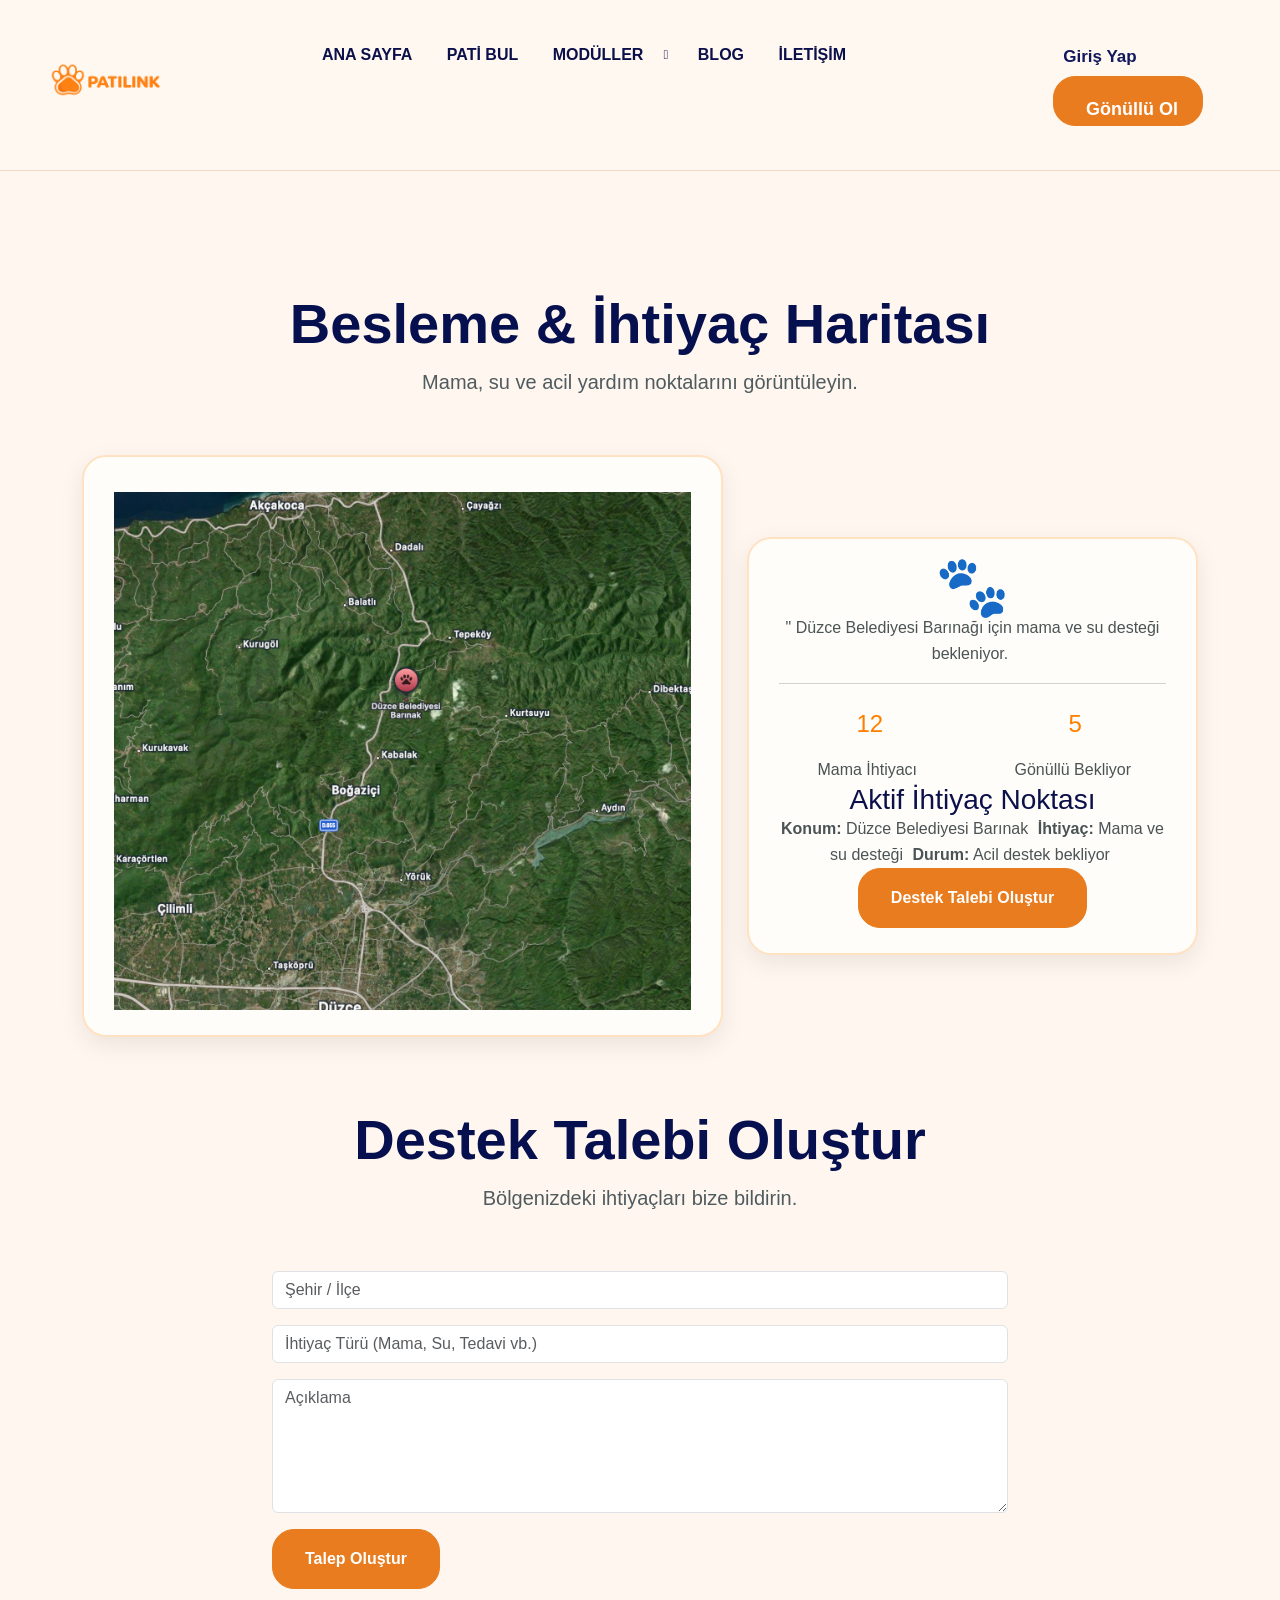
<file: eduleb/besleme-haritasi.html>
<!DOCTYPE html>
<html lang="tr">
<head>
    <meta charset="UTF-8">
    <meta name="viewport" content="width=device-width, initial-scale=1.0">
    <title>Besleme & İhtiyaç Haritası</title>

    <link rel="stylesheet" href="assets/bootstrap/css/bootstrap.min.css">
    <link rel="stylesheet" href="assets/css/style.css">
</head>


<body>
    <div id="navigation" class="navbar-light bg-faded site-navigation">
			<div class="container-fluid">
				<div class="row">
					<div class="col-20 align-self-center">
						<div class="site-logo">
							<a href="index.html"><img src="assets/img/logo1.png" alt=""></a>          				
						</div>
					</div><!--- END Col -->
					
					<div class="col-60 d-flex">
						<nav id="main-menu">
    <ul>

        <li><a href="index.html">Ana Sayfa</a></li>

        <li><a href="course.html">Pati Bul</a></li>


        <li class="menu-item-has-children">
            <a href="#">Modüller</a>
            <ul>
                <li><a href="besleme-haritasi.html">Besleme Haritası</a></li>
                <li><a href="mama-kumbarasi.html">Mama Kumbarası</a></li>
                <li><a href="gorev-merkezi.html">Görev Merkezi</a></li>
                <li><a href="sahiplenme-formu.html">Sahiplenme Formu</a></li>
                <li><a href="ilan-ver.html">İlan Ver</a></li>
            </ul>
        </li>

    

        <li><a href="blog.html">Blog</a></li>

        <li><a href="contact.html">İletişim</a></li>

    </ul>
</nav>
					</div><!--- END Col -->
					
					<div class="col-20 d-none d-xl-block text-end align-self-center">
						
						<a href="#" class="login-text">Giriş Yap</a>
                        <a href="#" class="btn_one">Gönüllü Ol</a>
					</div><!--- END Col -->
					
					</ul>			
				</div><!--- END ROW -->
			</div><!--- END CONTAINER -->
		</div> 	  
    

<section class="section-padding">
    <div class="container">

        <div class="section-title text-center mt-5">
            <h2>Besleme & İhtiyaç Haritası</h2>
            <p>Mama, su ve acil yardım noktalarını görüntüleyin.</p>
        </div>

        <div class="row align-items-center mt-5">

    <div class="col-lg-7">
        <div class="single_course">
            <img src="assets/img/map.jpg" class="img-fluid" alt="Harita">
        </div>
    </div>

    <div class="col-lg-5">
        <div class="single_course">
            <div style="font-size:60px; margin-bottom:15px;">🐾</div>"
            <p>
            Düzce Belediyesi Barınağı için mama ve su desteği bekleniyor.
            </p>
            <hr>

<div class="row text-center mt-3">

    <div class="col-6">
        <h4 style="color:#ff7f00;">12</h4>
        <p>Mama İhtiyacı</p>
    </div>

    <div class="col-6">
        <h4 style="color:#ff7f00;">5</h4>
        <p>Gönüllü Bekliyor</p>
    </div>

</div>
            <h3>Aktif İhtiyaç Noktası</h3>
            <p><strong>Konum:</strong> Düzce Belediyesi Barınak</p>
            <p><strong>İhtiyaç:</strong> Mama ve su desteği</p>
            <p><strong>Durum:</strong> Acil destek bekliyor</p>
            <a href="#talep" class="btn_one">Destek Talebi Oluştur</a>
        </div>
    </div>

</div>


 <div class="section-title text-center mt-5">
    <h2>Destek Talebi Oluştur</h2>
    <p>Bölgenizdeki ihtiyaçları bize bildirin.</p>
</div>

<div class="row justify-content-center">
    <div class="col-lg-8">

        <form>

            <input type="text" class="form-control mb-3"
                placeholder="Şehir / İlçe">

            <input type="text" class="form-control mb-3"
                placeholder="İhtiyaç Türü (Mama, Su, Tedavi vb.)">

            <textarea class="form-control mb-3"
                rows="5"
                placeholder="Açıklama"></textarea>

            <button class="btn_one">
                Talep Oluştur
            </button>

        </form>

    </div>
</div>

</body>
</html>
</file>
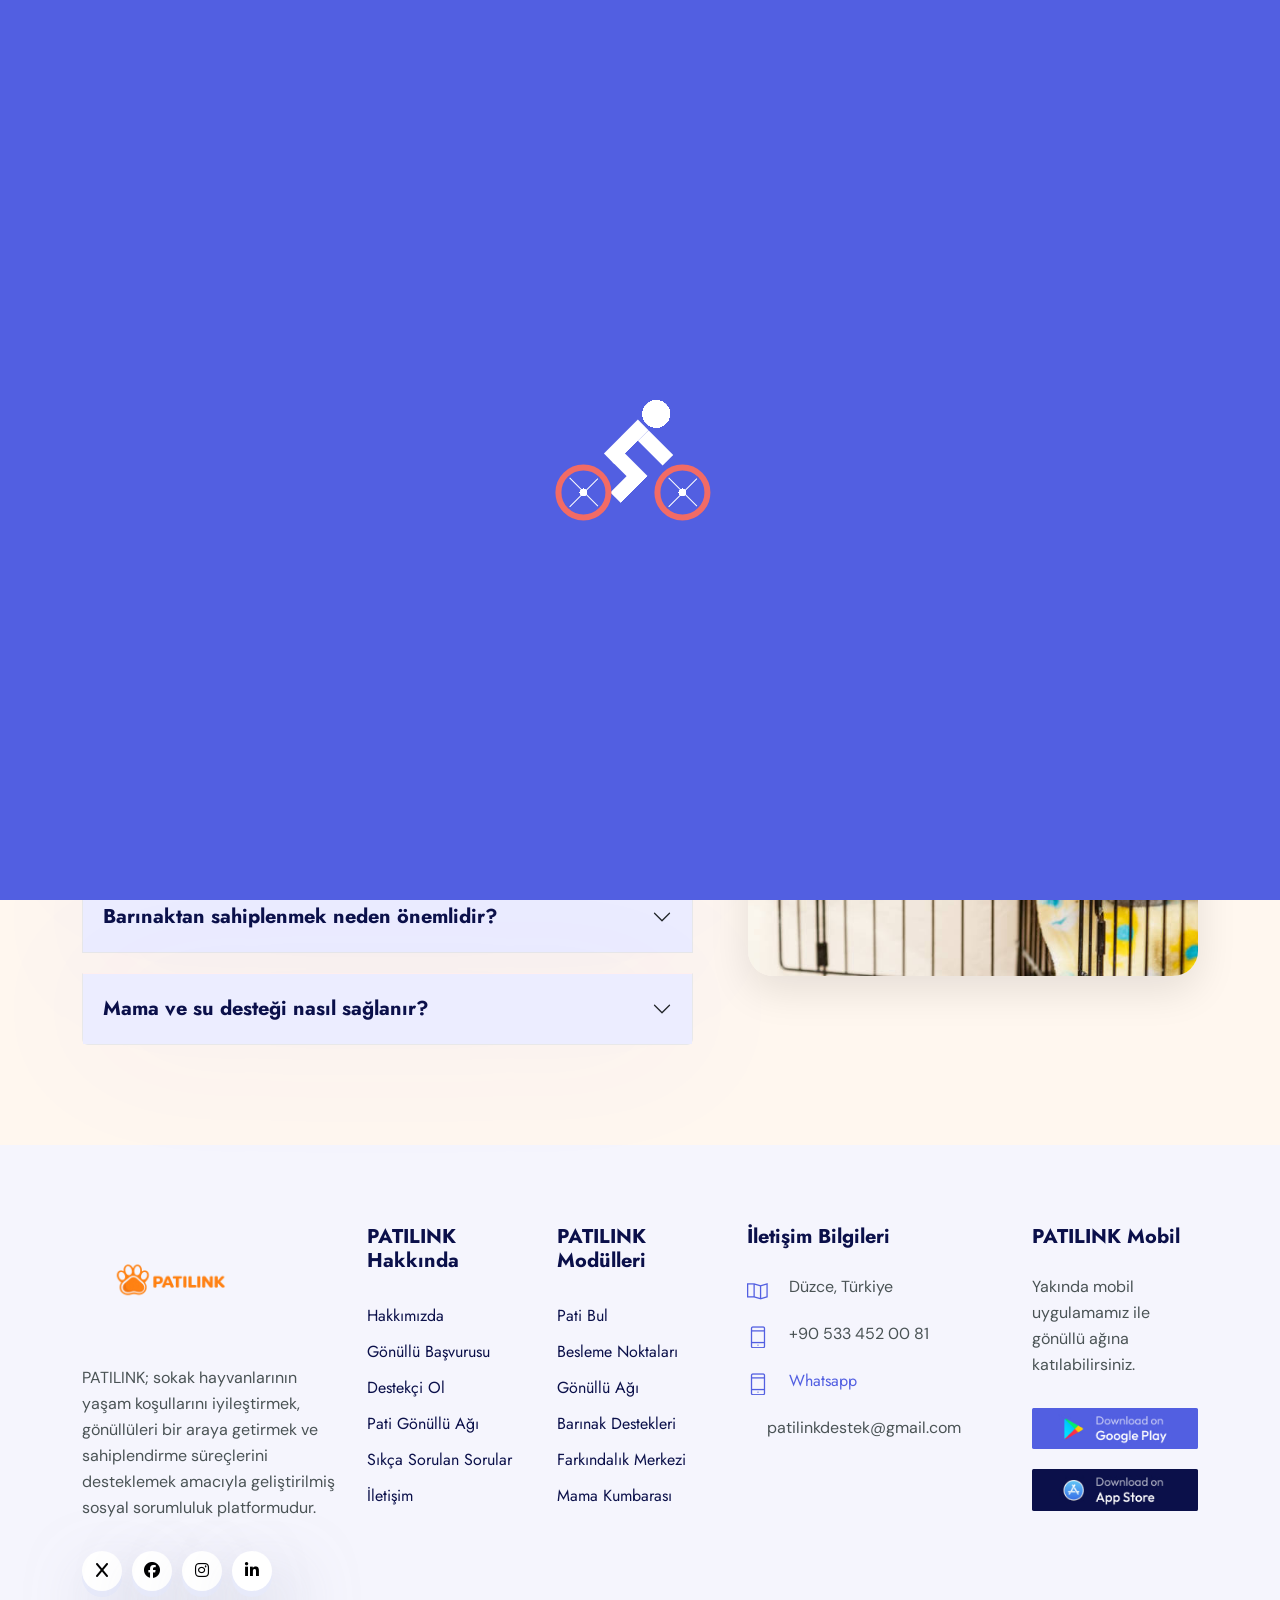
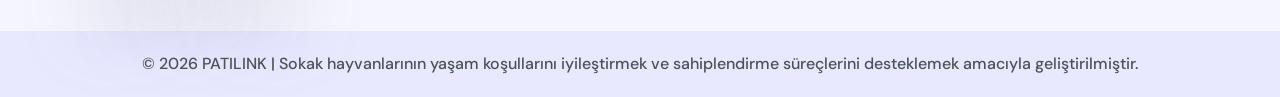
<file: eduleb/blog.html>
<!DOCTYPE html>
<html lang="en">

	<head>
		<!-- Meta -->
		<meta charset="utf-8">
		<meta http-equiv="X-UA-Compatible" content="IE=edge">
		<meta name="viewport" content="width=device-width, initial-scale=1, shrink-to-fit=no">
		<!-- The above 3 meta tags *must* come first in the head; any other head content must come *after* these tags -->
		<meta name="description" content="Eduleb - Education HTML Template">
		<meta name="keywords" content="agency, business, corporate, creative, html5, modern, multipurpose, One Page, parallax, startup">		
		<!-- SITE TITLE -->
		<title>PATILINK | Dijital Ağlarla Patilere Güvenli Yuvalar</title>			
		<!-- Latest Bootstrap min CSS -->
		<link rel="stylesheet" href="assets/bootstrap/css/bootstrap.min.css">		
		<!-- Google Font -->
		<link href="https://fonts.googleapis.com/css2?family=DM+Sans:ital,opsz,wght@0,9..40,100..1000;1,9..40,100..1000&display=swap" rel="stylesheet">
		<link href="https://fonts.googleapis.com/css2?family=Jost:ital,wght@0,100..900;1,100..900&display=swap" rel="stylesheet">
		<!-- Font Awesome CSS -->
		<link rel="stylesheet" href="https://cdnjs.cloudflare.com/ajax/libs/font-awesome/6.5.2/css/all.min.css">
		<link rel="stylesheet" href="assets/fonts/font-awesome.min.css">
		<link rel="stylesheet" href="assets/fonts/themify-icons.css">
		<!--- owl carousel Css-->
		<link rel="stylesheet" href="assets/owlcarousel/css/owl.carousel.css">
		<link rel="stylesheet" href="assets/owlcarousel/css/owl.theme.css">	
		<!--jquery-simple-mobilemenu Css-->
        <link rel="stylesheet" href="assets/css/jquery-simple-mobilemenu.css">			
		<!-- MAGNIFIC CSS -->
		<link rel="stylesheet" href="assets/css/magnific-popup.css">		
		<!-- animate CSS -->
		<link rel="stylesheet" href="assets/css/animate.css">	
		<!-- Style CSS -->					
		<link rel="stylesheet" href="assets/css/style.css">					
		<!-- HTML5 shim and Respond.js IE8 support of HTML5 elements and media queries -->
		<!-- WARNING: Respond.js doesn't work if you view the page via file:// -->
		<!--[if lt IE 9]>
		  <script src="https://oss.maxcdn.com/html5shiv/3.7.2/html5shiv.min.js"></script>
		  <script src="https://oss.maxcdn.com/respond/1.4.2/respond.min.js"></script>
		<![endif]-->
	</head>
	
    <body data-spy="scroll" data-offset="80">

		<!-- START PRELOADER -->
		<div class="preloaders">
			<span class="loader"></span>
		</div>
		<!-- END PRELOADER -->		

		<!-- START NAVBAR -->  
		<div id="navigation" class="navbar-light bg-faded site-navigation">
			<div class="container-fluid">
				<div class="row">
					<div class="col-20 align-self-center">
						<div class="site-logo">
							<a href="index.html"><img src="assets/img/logo1.png" alt=""></a>          				
						</div>
					</div><!--- END Col -->
					
					<div class="col-60 d-flex">
						<nav id="main-menu">
    <ul>

        <li><a href="index.html">Ana Sayfa</a></li>

        <li><a href="course.html">Pati Bul</a></li>


        <li class="menu-item-has-children">
            <a href="#">Modüller</a>
            <ul>
                <li><a href="besleme-haritasi.html">Besleme Haritası</a></li>
                <li><a href="mama-kumbarasi.html">Mama Kumbarası</a></li>
                <li><a href="gorev-merkezi.html">Görev Merkezi</a></li>
                <li><a href="sahiplenme-formu.html">Sahiplenme Formu</a></li>
                <li><a href="ilan-ver.html">İlan Ver</a></li>
            </ul>
        </li>

    

        <li><a href="blog.html">Farkındalık Merkezi</a></li>

        <li><a href="contact.html">İletişim</a></li>

    </ul>
</nav>
					</div><!--- END Col -->
					
					<div class="col-20 d-none d-xl-block text-end align-self-center">
						
						<a href="#" class="login-text">Giriş Yap</a>
                        <a href="#" class="btn_one">Gönüllü Ol</a>
					</div><!--- END Col -->
					
					<ul class="mobile_menu">						
						<li><a href="#">Home</a>
							<ul class="sub-menu">										
													
							</ul>
						</li>	
						<li><a href="about.html">About</a></li>						
						<li><a href="#">Course</a>
							<ul class="sub-menu">										
								<li><a href="course.html">Course</a></li>
								<li><a href="course_details.html">Course Deails</a></li>									
							</ul>
						</li>
						<li><a href="#">Pages</a>
							<ul class="sub-menu">									
								<li><a href="instructor.html">Instructor</a></li>
								<li><a href="ins_details.html">Instructor Details</a></li>
								<li><a href="pricing.html">Pricing Plan</a></li>
								<li><a href="faq.html">Faq Page</a></li>			
								<li><a href="404.html">404</a></li>							
							</ul>
						</li>			
						<li><a href="blog.html">Blog</a>
							<ul class="sub-menu">										
								<li><a href="blog.html">Blog</a></li>
								<li><a href="blog_single.html">Blog Details</a></li>
							</ul>
						</li>						
						<li><a href="contact.html">Contact</a></li>
					</ul>			
				</div><!--- END ROW -->
			</div><!--- END CONTAINER -->
		</div> 	  
		<!-- END NAVBAR -->		

		<!-- START SECTION TOP -->
		<section class="section-top">
			<div class="container">
				<div class="col-lg-10 offset-lg-1 text-center">
					<div class="section-top-title wow fadeInRight" data-wow-duration="1s" data-wow-delay="0.3s" data-wow-offset="0">
						<h1>Farkındalık Merkezi</h1>
						<ul>
							<li><a href="index.html">Ana Sayfa</a></li>
                              <li> / Farkındalık Merkezi</li>
						</ul>
					</div><!-- //.HERO-TEXT -->
				</div><!--- END COL -->
			</div><!--- END CONTAINER -->
		</section>	
		<!-- END SECTION TOP -->
		
		<!-- START FAQ -->
		<section class="faq_area section-padding">
    <div class="container">

        <div class="row justify-content-center align-items-center">

            <!-- SOL TARAF - FAQ -->
            <div class="col-lg-7 col-sm-12 col-xs-12">

                <div class="accordion" id="accordionExample">

                    <div class="accordion-item">
                        <h2 class="accordion-header" id="headingOne">
                            <button class="accordion-button" type="button" data-bs-toggle="collapse"
                                data-bs-target="#collapseOne" aria-expanded="true">
                                Sokakta yaralı bir hayvan bulursam ne yapmalıyım?
                            </button>
                        </h2>

                        <div id="collapseOne" class="accordion-collapse collapse show">
                            <div class="accordion-body">
                                Yaralı bir hayvan gördüğünüzde öncelikle güvenliğini sağlayın,
                                doğrudan müdahale etmek yerine en yakın veteriner kliniği,
                                belediye ekipleri veya hayvan koruma gönüllüleri ile iletişime geçin.
                            </div>
                        </div>
                    </div>

                    <div class="accordion-item">
                        <h2 class="accordion-header" id="headingTwo">
                            <button class="accordion-button collapsed" type="button"
                                data-bs-toggle="collapse" data-bs-target="#collapseTwo">
                                Bir hayvanı sahiplenmeden önce nelere dikkat etmeliyim?
                            </button>
                        </h2>

                        <div id="collapseTwo" class="accordion-collapse collapse">
                            <div class="accordion-body">
                                Bir hayvan sahiplenmeden önce ona uzun yıllar boyunca sevgi,
                                ilgi ve bakım sağlayabileceğinizden emin olmalısınız.
                                Sahiplenme bir heves değil, ömür boyu sürecek bir sorumluluktur.
                            </div>
                        </div>
                    </div>

                    <div class="accordion-item">
                        <h2 class="accordion-header" id="headingThree">
                            <button class="accordion-button collapsed" type="button"
                                data-bs-toggle="collapse" data-bs-target="#collapseThree">
                                Barınaktan sahiplenmek neden önemlidir?
                            </button>
                        </h2>

                        <div id="collapseThree" class="accordion-collapse collapse">
                            <div class="accordion-body">
                                Barınaklardan sahiplenmek, yuva bekleyen hayvanlara ikinci
                                bir şans vermek anlamına gelir. Ayrıca yeni hayvanların
                                kurtarılabilmesi için barınaklardaki yoğunluğu azaltır.
                            </div>
                        </div>
                    </div>

                    <div class="accordion-item">
                        <h2 class="accordion-header" id="headingFour">
                            <button class="accordion-button collapsed" type="button"
                                data-bs-toggle="collapse" data-bs-target="#collapseFour">
                                Mama ve su desteği nasıl sağlanır?
                            </button>
                        </h2>

                        <div id="collapseFour" class="accordion-collapse collapse">
                            <div class="accordion-body">
                                PATILINK üzerinden ihtiyaç noktalarını görüntüleyebilir,
                                mama bağışında bulunabilir veya düzenli besleme
                                faaliyetlerine katılabilirsiniz.
                            </div>
                        </div>
                    </div>

                </div>

            </div>

            <!-- SAĞ TARAF - RESİM -->
            <div class="col-lg-5 col-sm-12 col-xs-12">

                <div class="faq_img text-center">
                    <img src="assets/img/farkındalık.jpg"
                        alt="PATILINK"
                        style="
                        width:100%;
                        max-width:450px;
                        border-radius:25px;
                        box-shadow:0 15px 40px rgba(0,0,0,0.10);
                        ">
                </div>

            </div>

        </div>

    </div>
</section>
		<!-- END FAQ -->				
		
		<!-- START FOOTER -->
		<div class="footer section-padding">
			<div class="container">				
				<div class="row">						
					<div class="col-lg-3 col-sm-6 col-xs-12">
						<div class="single_footer">
							<a href="index.html"><img src="assets/img/logo1.png" alt=""></a>         
							<p>PATILINK; sokak hayvanlarının yaşam koşullarını iyileştirmek, gönüllüleri bir araya getirmek ve sahiplendirme süreçlerini desteklemek amacıyla geliştirilmiş sosyal sorumluluk platformudur.</p>
							<div class="social_profile">
								<ul>
									<li><a class="f_facebook" href="#"><i class="fa-solid fa-x"></i></a></li>
									<li><a class="f_twitter" href="#"><i class="fa-brands fa-facebook-f"></i></a></li>
									<li><a class="f_instagram"href="#"><i class="fa-brands fa-instagram"></i></a></li>
									<li><a class="f_linkedin" href="#"><i class="fa-brands fa-linkedin-in"></i></a></li>
								</ul>
							</div>
						</div>			
					</div><!--- END COL -->						
					<div class="col-lg-2 col-sm-6 col-xs-12">
						<div class="single_footer">
							<h4>PATILINK Hakkında</h4>
							<ul>
								<li><a href="#">Hakkımızda</a></li>
								<li><a href="#">Gönüllü Başvurusu</a></li>
								<li><a href="#">Destekçi Ol</a></li>
								<li><a href="#">Pati Gönüllü Ağı</a></li>
								<li><a href="#">Sıkça Sorulan Sorular</a></li>
								<li><a href="#">İletişim</a></li>
							</ul>
						</div>
					</div><!--- END COL -->	
					<div class="col-lg-2 col-sm-6 col-xs-12">
						<div class="single_footer">
							<h4>PATILINK Modülleri</h4>
							<ul>
								<li><a href="#">Pati Bul</a></li>
								<li><a href="#">Besleme Noktaları</a></li>
								<li><a href="#">Gönüllü Ağı</a></li>
								<li><a href="#">Barınak Destekleri</a></li>
								<li><a href="#">Farkındalık Merkezi</a></li>						
								<li><a href="#">Mama Kumbarası</a></li>						
							</ul>
						</div>
					</div><!--- END COL -->
					<div class="col-lg-3 col-sm-6 col-xs-12">
						<div class="single_footer">
							<h4>İletişim Bilgileri</h4>
							<div class="sf_contact">
								<span class="ti-map"></span>
								<p>Düzce, Türkiye</p>
							</div>
							<div class="sf_contact">
								<span class="ti-mobile"></span>
								<p>+90 533 452 00 81</p>
							</div>
							<div class="sf_contact">
								<span class="ti-mobile"></span>
								<p><a href="tel:+905334520081"> Whatsapp</a></p>
							</div>
							<div class="sf_contact">
								<span class="gmail"></span>
								<p>patilinkdestek@gmail.com</p>
							</div>
						</div>
					</div><!--- END COL -->						
					<div class="col-lg-2 col-sm-6 col-xs-12">
						<div class="single_footer">
							<h4>PATILINK Mobil</h4>
							<p>Yakında mobil uygulamamız ile gönüllü ağına katılabilirsiniz.</p>
							<a href="index.html"><img src="assets/img/google-play.jpg" class="foot_img" alt=""></a>  
							<a href="index.html"><img src="assets/img/app-store.jpg" class="foot_img" alt=""></a>  
						</div>
					</div><!--- END COL -->	
				</div><!--- END ROW -->					
			</div><!--- END CONTAINER -->
		</div>
		<!-- END FOOTER -->	

		<!-- START FOOTER COPYRIGHT -->	
<div class="foot_copy">
	<div class="footer_copyright">
		<p>
			© 2026 PATILINK | Sokak hayvanlarının yaşam koşullarını iyileştirmek ve sahiplendirme süreçlerini desteklemek amacıyla geliştirilmiştir.
		</p>
	</div>	
</div>
		<!-- END FOOTER -->	

		
		
		<!-- END FOOTER COPYRIGHT -->	
	
	<!-- Latest jQuery -->
		<script src="assets/js/jquery-1.12.4.min.js"></script>
	<!-- Latest compiled and minified Bootstrap -->
		<script src="assets/bootstrap/js/bootstrap.min.js"></script>
	<!-- modernizer JS -->		
		<script src="assets/js/modernizr-2.8.3.min.js"></script>	
	<!-- jquery-simple-mobilemenu.min -->
		<script src="assets/js/jquery-simple-mobilemenu.js"></script>		
	<!-- owl-carousel min js  -->
		<script src="assets/owlcarousel/js/owl.carousel.min.js"></script>					
	<!-- magnific-popup js -->               
		<script src="assets/js/jquery.magnific-popup.min.js"></script>						
	<!-- countTo js -->
		<script src="assets/js/jquery.inview.min.js"></script>								
	<!-- scrolltopcontrol js -->
		<script src="assets/js/scrolltopcontrol.js"></script>			
	<!-- WOW - Reveal Animations When You Scroll -->
		<script src="assets/js/wow.min.js"></script>				
	<!-- scripts js -->
		<script src="assets/js/scripts.js"></script>
    </body>
</html>
</file>
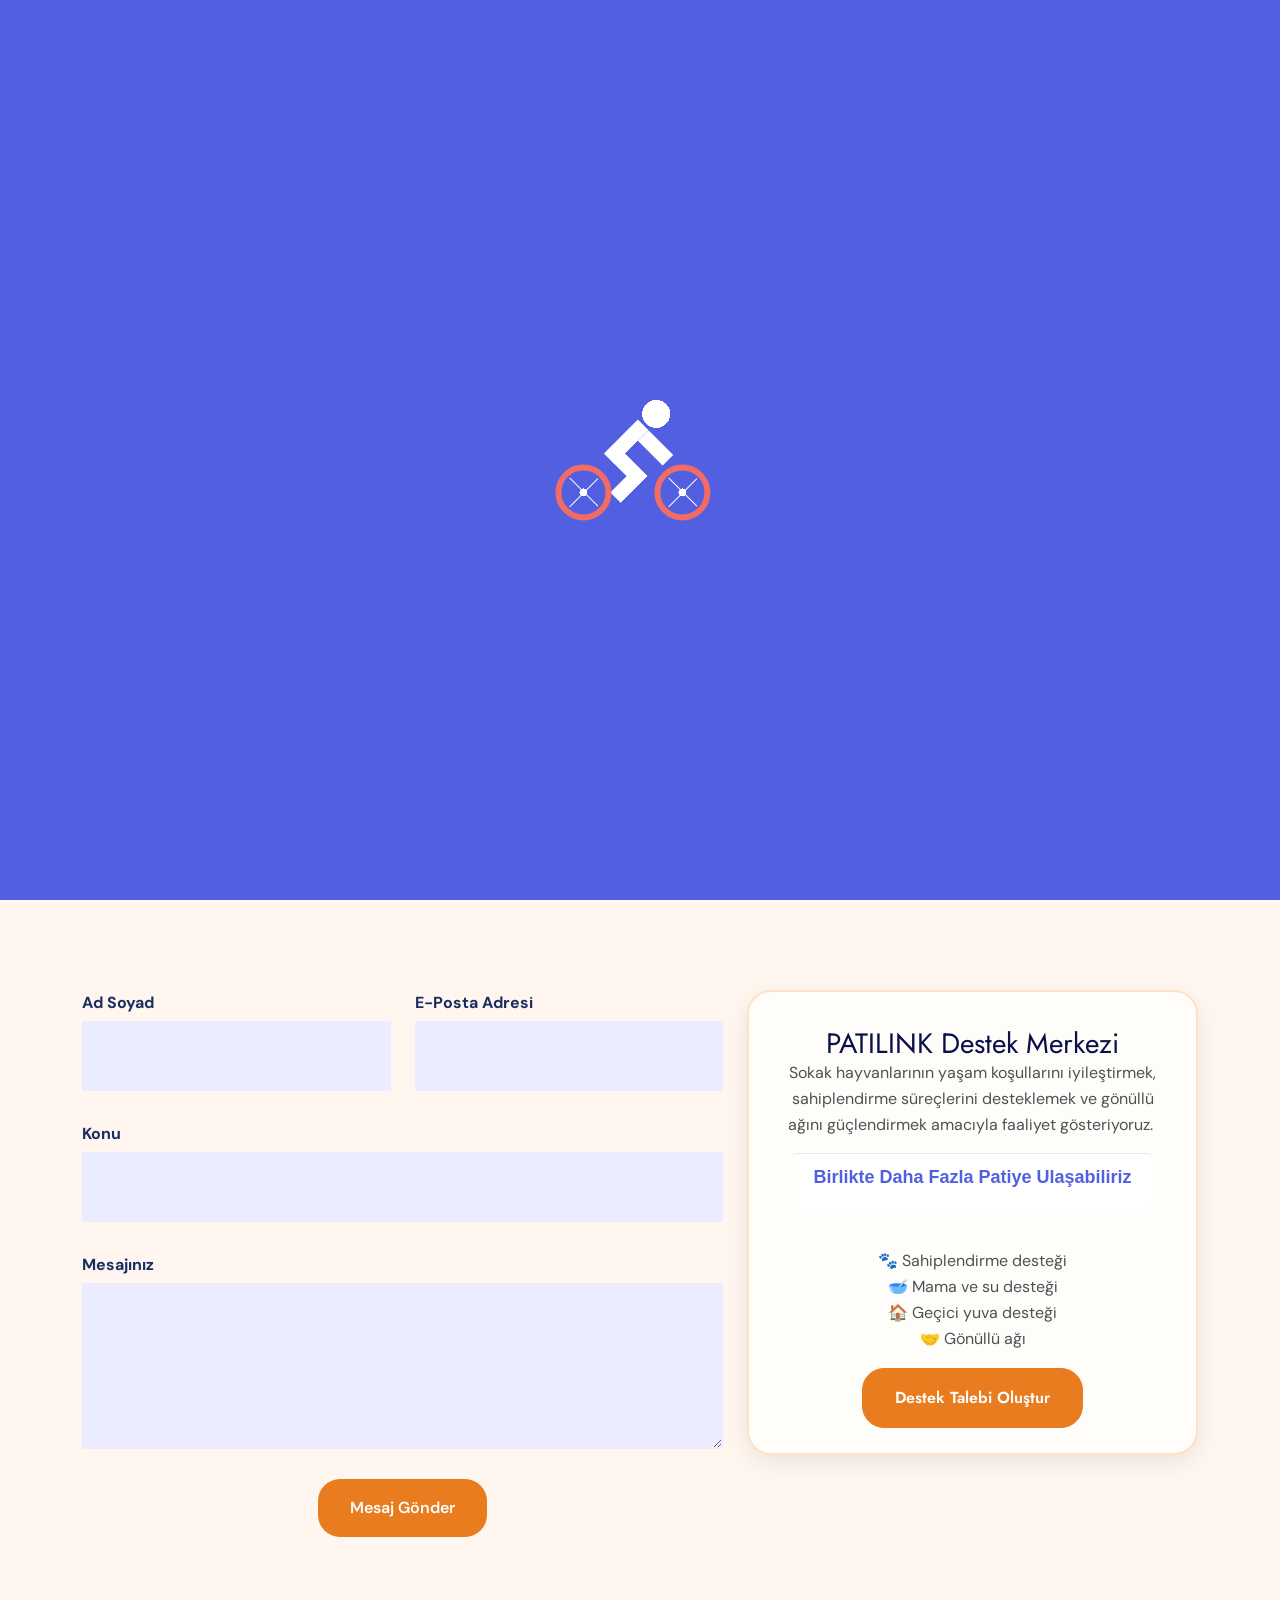
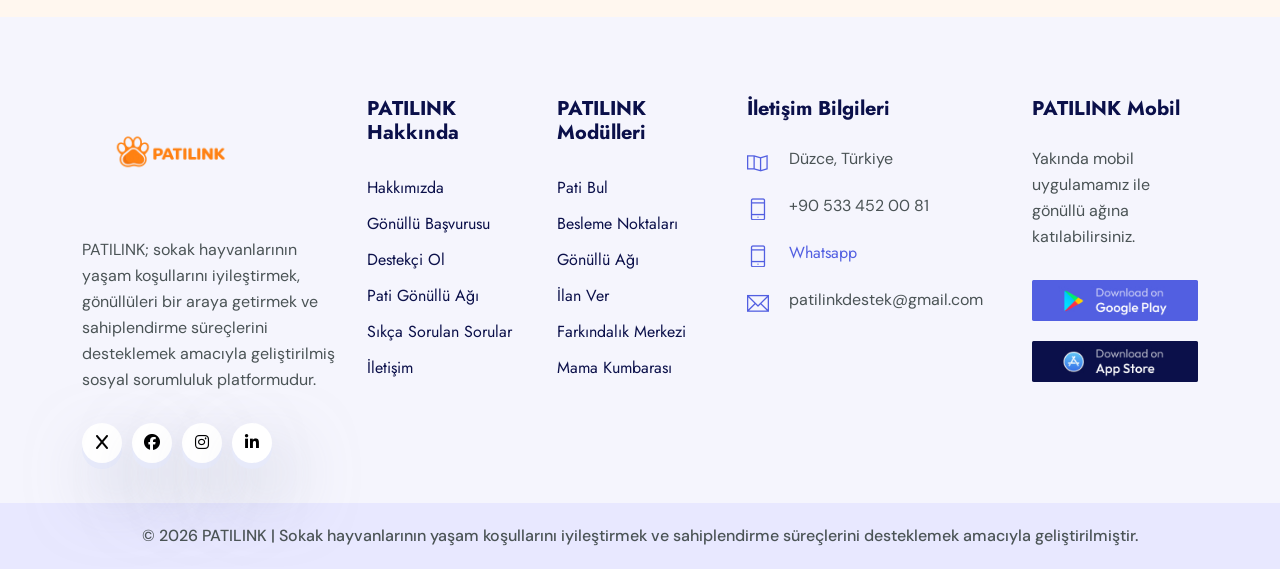
<file: eduleb/contact.html>
<!DOCTYPE html>
<html lang="tr">

<head>
	<meta charset="utf-8">
	<meta http-equiv="X-UA-Compatible" content="IE=edge">
	<meta name="viewport" content="width=device-width, initial-scale=1, shrink-to-fit=no">

	<meta name="description" content="PATILINK iletişim sayfası">
	<title>PATILINK | İletişim</title>

	<link rel="stylesheet" href="assets/bootstrap/css/bootstrap.min.css">
	<link href="https://fonts.googleapis.com/css2?family=DM+Sans:ital,opsz,wght@0,9..40,100..1000;1,9..40,100..1000&display=swap" rel="stylesheet">
	<link href="https://fonts.googleapis.com/css2?family=Jost:ital,wght@0,100..900;1,100..900&display=swap" rel="stylesheet">
	<link rel="stylesheet" href="https://cdnjs.cloudflare.com/ajax/libs/font-awesome/6.5.2/css/all.min.css">
	<link rel="stylesheet" href="assets/fonts/font-awesome.min.css">
	<link rel="stylesheet" href="assets/fonts/themify-icons.css">
	<link rel="stylesheet" href="assets/owlcarousel/css/owl.carousel.css">
	<link rel="stylesheet" href="assets/owlcarousel/css/owl.theme.css">
	<link rel="stylesheet" href="assets/css/jquery-simple-mobilemenu.css">
	<link rel="stylesheet" href="assets/css/magnific-popup.css">
	<link rel="stylesheet" href="assets/css/animate.css">
	<link rel="stylesheet" href="assets/css/style.css">
</head>

<body data-spy="scroll" data-offset="80">

	<!-- START PRELOADER -->
	<div class="preloaders">
		<span class="loader"></span>
	</div>
	<!-- END PRELOADER -->

	<!-- START NAVBAR -->
	<div id="navigation" class="navbar-light bg-faded site-navigation">
		<div class="container-fluid">
			<div class="row">
				<div class="col-20 align-self-center">
					<div class="site-logo">
						<a href="index.html"><img src="assets/img/logo1.png" alt="PATILINK"></a>
					</div>
				</div>

				<div class="col-60 d-flex">
					<nav id="main-menu">
						<ul>
							<li><a href="index.html">Ana Sayfa</a></li>
							<li><a href="course.html">Pati Bul</a></li>

							<li class="menu-item-has-children">
								<a href="#">Modüller</a>
								<ul>
									<li><a href="besleme-haritasi.html">Besleme Haritası</a></li>
									<li><a href="mama-kumbarasi.html">Mama Kumbarası</a></li>
									<li><a href="gorev-merkezi.html">Görev Merkezi</a></li>
									<li><a href="sahiplenme-formu.html">Sahiplenme Formu</a></li>
									<li><a href="ilan-ver.html">İlan Ver</a></li>
								</ul>
							</li>

							<li><a href="blog.html">Farkındalık Merkezi</a></li>
							<li><a href="contact.html">İletişim</a></li>
						</ul>
					</nav>
				</div>

				<div class="col-20 d-none d-xl-block text-end align-self-center">
					<a href="#" class="login-text">Giriş Yap</a>
					<a href="sahiplenme-formu.html" class="btn_one">Gönüllü Ol</a>
				</div>

				<ul class="mobile_menu">
					<li><a href="index.html">Ana Sayfa</a></li>
					<li><a href="course.html">Pati Bul</a></li>
					<li><a href="besleme-haritasi.html">Besleme Haritası</a></li>
					<li><a href="mama-kumbarasi.html">Mama Kumbarası</a></li>
					<li><a href="gorev-merkezi.html">Görev Merkezi</a></li>
					<li><a href="sahiplenme-formu.html">Sahiplenme Formu</a></li>
					<li><a href="ilan-ver.html">İlan Ver</a></li>
					<li><a href="blog.html">Farkındalık Merkezi</a></li>
					<li><a href="contact.html">İletişim</a></li>
				</ul>
			</div>
		</div>
	</div>
	<!-- END NAVBAR -->

	<!-- START SECTION TOP -->
	<section class="section-top">
		<div class="container">
			<div class="col-lg-10 offset-lg-1 text-center">
				<div class="section-top-title">
					<h1>İletişim</h1>
					<ul>
						<li><a href="index.html">Ana Sayfa</a></li>
						<li> / İletişim</li>
					</ul>
				</div>
			</div>
		</div>
	</section>
	<!-- END SECTION TOP -->

	<!-- START ADDRESS -->
	<section class="address_area section-padding">
		<div class="container">
			<div class="row text-center">

				<div class="col-lg-4 col-sm-4 col-xs-12 no-padding">
					<div class="single_address sa_one">
						<i class="ti-map"></i>
						<h4>Konumumuz</h4>
						<p>Düzce, Türkiye<br>PATILINK Destek Merkezi</p>
					</div>
				</div>

				<div class="col-lg-4 col-sm-4 col-xs-12 no-padding">
					<div class="single_address sa_two">
						<i class="ti-mobile"></i>
						<h4>Telefon</h4>
						<p>+90 533 452 00 81</p>
						<p>+90 555 123 45 67</p>
					</div>
				</div>

				<div class="col-lg-4 col-sm-4 col-xs-12 no-padding">
					<div class="single_address sa_three">
						<i class="ti-email"></i>
						<h4>E-Posta</h4>
						<p>patilinkdestek@gmail.com</p>
						<p>iletisim@patilink.com</p>
					</div>
				</div>

			</div>
		</div>
	</section>
	<!-- END ADDRESS -->

	<!-- CONTACT -->
	<div id="contact" class="contact_area section-padding">
		<div class="container">
			<div class="row">

				<div class="col-lg-7 col-sm-12 col-xs-12">
					<div class="contact">
						<form class="form" name="enq" method="post" action="#">
							<div class="row">

								<div class="form-group col-md-6">
									<label>Ad Soyad</label>
									<input type="text" name="name" class="form-control" required>
								</div>

								<div class="form-group col-md-6">
									<label>E-Posta Adresi</label>
									<input type="email" name="email" class="form-control" required>
								</div>

								<div class="form-group col-md-12">
									<label>Konu</label>
									<input type="text" name="subject" class="form-control" required>
								</div>

								<div class="form-group col-md-12">
									<label>Mesajınız</label>
									<textarea rows="6" name="message" class="form-control" required></textarea>
								</div>

								<div class="col-md-12 text-center">
									<button type="submit" class="btn_one">Mesaj Gönder</button>
								</div>

							</div>
						</form>
					</div>
				</div>

				<div class="col-lg-5 col-sm-12 col-xs-12">
					<div class="single_course text-center">
						<h3>PATILINK Destek Merkezi</h3>
						<p>
							Sokak hayvanlarının yaşam koşullarını iyileştirmek,
							sahiplendirme süreçlerini desteklemek ve gönüllü ağını
							güçlendirmek amacıyla faaliyet gösteriyoruz.
						</p>

						<div class="price">Birlikte Daha Fazla Patiye Ulaşabiliriz</div>

						<ul style="list-style:none; padding:0; margin-top:20px;">
							<li>🐾 Sahiplendirme desteği</li>
							<li>🥣 Mama ve su desteği</li>
							<li>🏠 Geçici yuva desteği</li>
							<li>🤝 Gönüllü ağı</li>
						</ul>

						<a href="ilan-ver.html" class="btn_one mt-3">Destek Talebi Oluştur</a>
					</div>
				</div>

			</div>
		</div>
	</div>
	<!-- END CONTACT -->

	<!-- START FOOTER -->
	<div class="footer section-padding">
		<div class="container">
			<div class="row">

				<div class="col-lg-3 col-sm-6 col-xs-12">
					<div class="single_footer">
						<a href="index.html"><img src="assets/img/logo1.png" alt="PATILINK"></a>
						<p>PATILINK; sokak hayvanlarının yaşam koşullarını iyileştirmek, gönüllüleri bir araya getirmek ve sahiplendirme süreçlerini desteklemek amacıyla geliştirilmiş sosyal sorumluluk platformudur.</p>

						<div class="social_profile">
							<ul>
								<li><a class="f_facebook" href="#"><i class="fa-solid fa-x"></i></a></li>
								<li><a class="f_twitter" href="#"><i class="fa-brands fa-facebook-f"></i></a></li>
								<li><a class="f_instagram" href="#"><i class="fa-brands fa-instagram"></i></a></li>
								<li><a class="f_linkedin" href="#"><i class="fa-brands fa-linkedin-in"></i></a></li>
							</ul>
						</div>
					</div>
				</div>

				<div class="col-lg-2 col-sm-6 col-xs-12">
					<div class="single_footer">
						<h4>PATILINK Hakkında</h4>
						<ul>
							<li><a href="about.html">Hakkımızda</a></li>
							<li><a href="sahiplenme-formu.html">Gönüllü Başvurusu</a></li>
							<li><a href="mama-kumbarasi.html">Destekçi Ol</a></li>
							<li><a href="gorev-merkezi.html">Pati Gönüllü Ağı</a></li>
							<li><a href="blog.html">Sıkça Sorulan Sorular</a></li>
							<li><a href="contact.html">İletişim</a></li>
						</ul>
					</div>
				</div>

				<div class="col-lg-2 col-sm-6 col-xs-12">
					<div class="single_footer">
						<h4>PATILINK Modülleri</h4>
						<ul>
							<li><a href="course.html">Pati Bul</a></li>
							<li><a href="besleme-haritasi.html">Besleme Noktaları</a></li>
							<li><a href="gorev-merkezi.html">Gönüllü Ağı</a></li>
							<li><a href="ilan-ver.html">İlan Ver</a></li>
							<li><a href="blog.html">Farkındalık Merkezi</a></li>
							<li><a href="mama-kumbarasi.html">Mama Kumbarası</a></li>
						</ul>
					</div>
				</div>

				<div class="col-lg-3 col-sm-6 col-xs-12">
					<div class="single_footer">
						<h4>İletişim Bilgileri</h4>

						<div class="sf_contact">
							<span class="ti-map"></span>
							<p>Düzce, Türkiye</p>
						</div>

						<div class="sf_contact">
							<span class="ti-mobile"></span>
							<p>+90 533 452 00 81</p>
						</div>

						<div class="sf_contact">
							<span class="ti-mobile"></span>
							<p><a href="tel:+905334520081">Whatsapp</a></p>
						</div>

						<div class="sf_contact">
							<span class="ti-email"></span>
							<p>patilinkdestek@gmail.com</p>
						</div>
					</div>
				</div>

				<div class="col-lg-2 col-sm-6 col-xs-12">
					<div class="single_footer">
						<h4>PATILINK Mobil</h4>
						<p>Yakında mobil uygulamamız ile gönüllü ağına katılabilirsiniz.</p>
						<a href="index.html"><img src="assets/img/google-play.jpg" class="foot_img" alt=""></a>
						<a href="index.html"><img src="assets/img/app-store.jpg" class="foot_img" alt=""></a>
					</div>
				</div>

			</div>
		</div>
	</div>
	<!-- END FOOTER -->

	<div class="foot_copy">
		<div class="footer_copyright">
			<p>© 2026 PATILINK | Sokak hayvanlarının yaşam koşullarını iyileştirmek ve sahiplendirme süreçlerini desteklemek amacıyla geliştirilmiştir.</p>
		</div>
	</div>

	<script src="assets/js/jquery-1.12.4.min.js"></script>
	<script src="assets/bootstrap/js/bootstrap.min.js"></script>
	<script src="assets/js/modernizr-2.8.3.min.js"></script>
	<script src="assets/js/jquery-simple-mobilemenu.js"></script>
	<script src="assets/owlcarousel/js/owl.carousel.min.js"></script>
	<script src="assets/js/jquery.magnific-popup.min.js"></script>
	<script src="assets/js/jquery.inview.min.js"></script>
	<script src="assets/js/scrolltopcontrol.js"></script>
	<script src="assets/js/wow.min.js"></script>
	<script src="assets/js/scripts.js"></script>

</body>
</html>
</file>
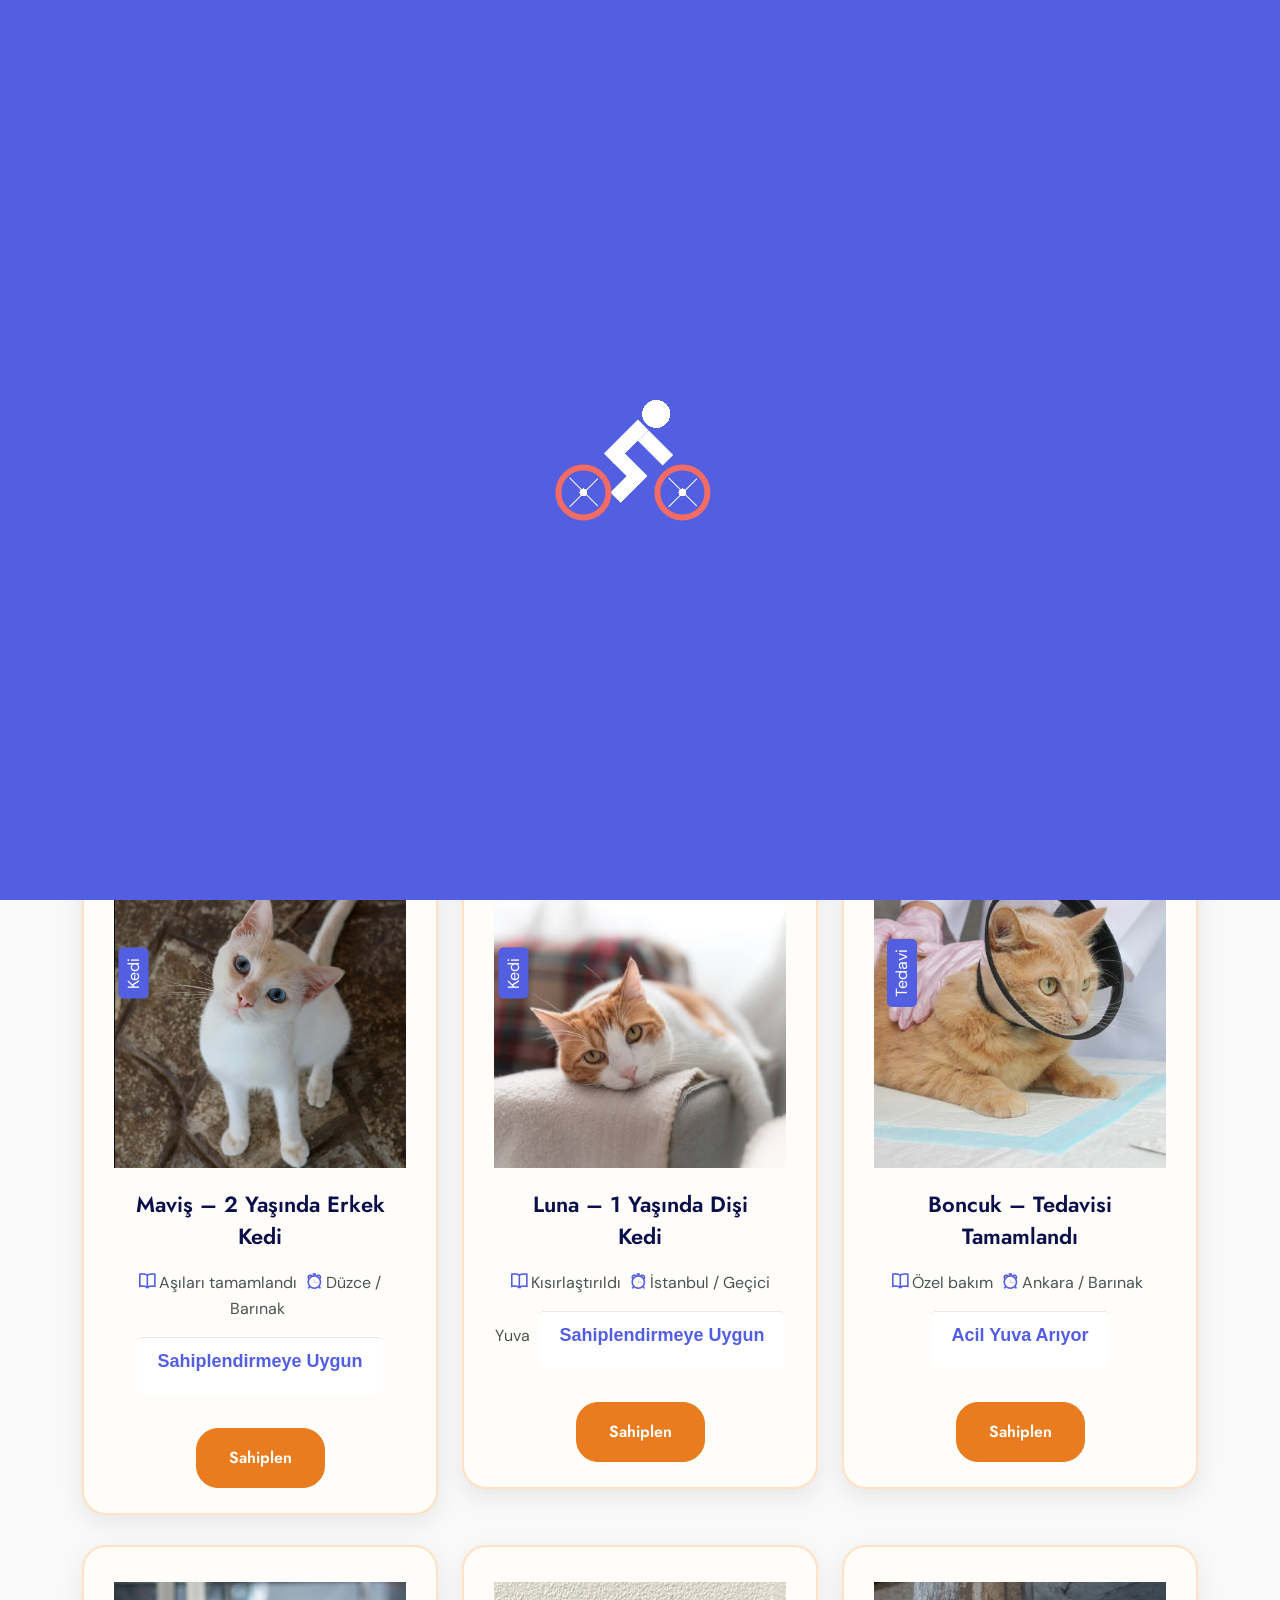
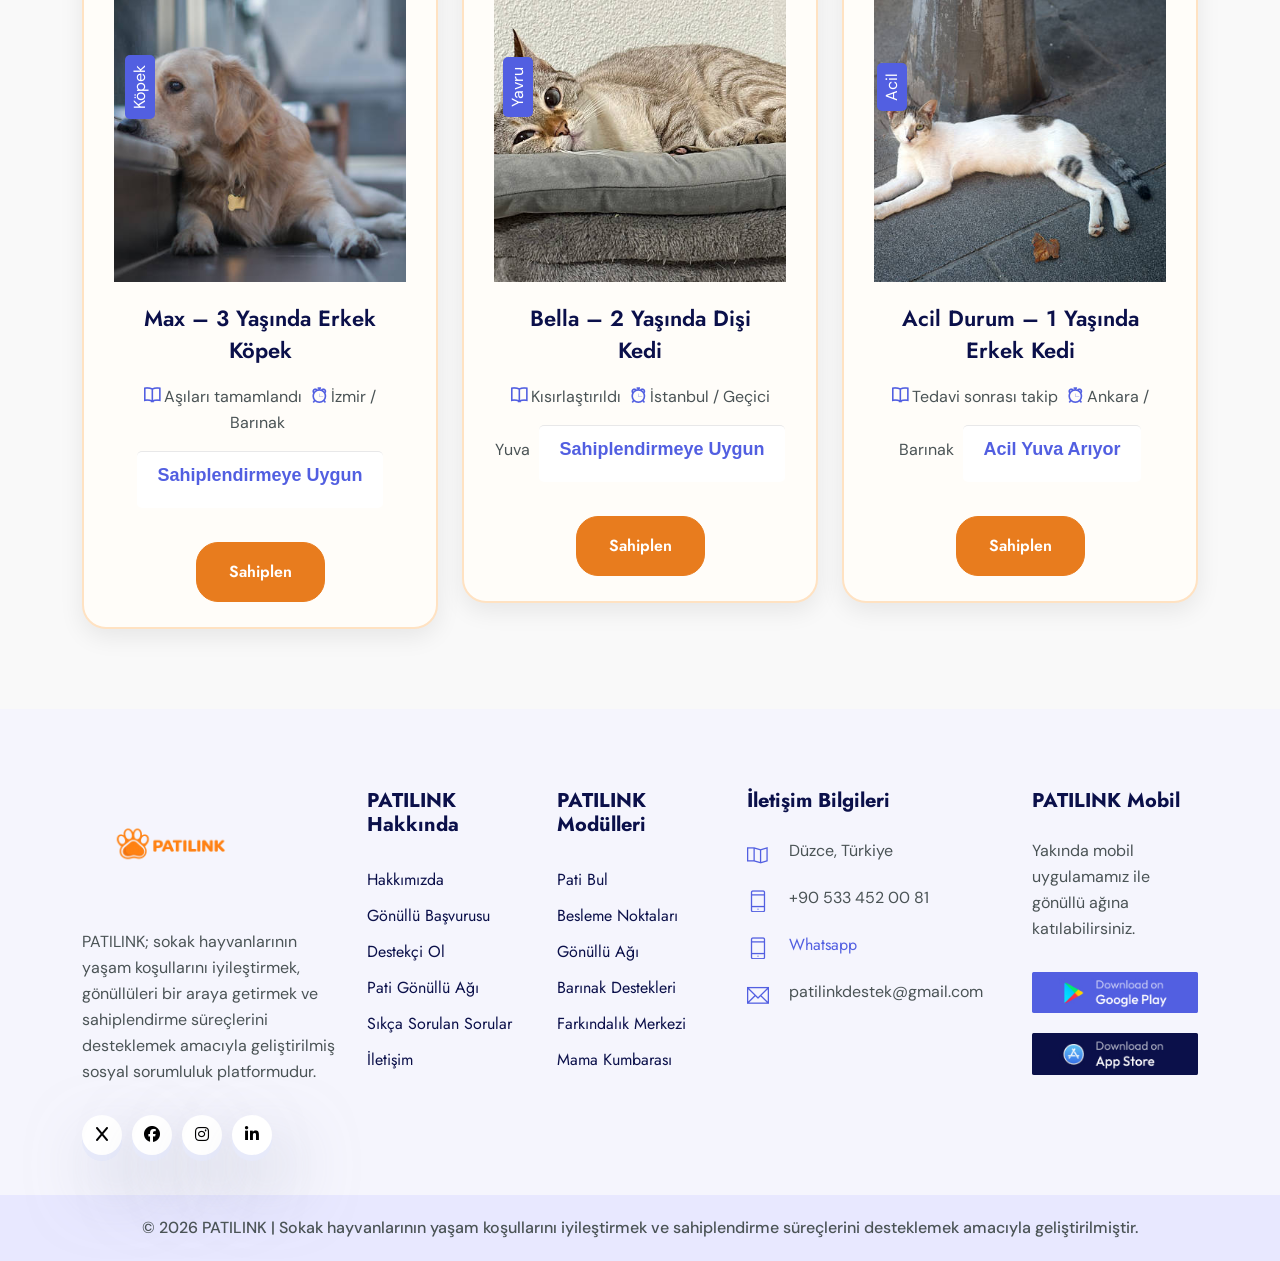
<file: eduleb/course.html>
<!DOCTYPE html>
<html lang="en">

	<head>
		<!-- Meta -->
		<meta charset="utf-8">
		<meta http-equiv="X-UA-Compatible" content="IE=edge">
		<meta name="viewport" content="width=device-width, initial-scale=1, shrink-to-fit=no">
		<!-- The above 3 meta tags *must* come first in the head; any other head content must come *after* these tags -->
		<meta name="description" content="Eduleb - Education HTML Template">
		<meta name="keywords" content="agency, business, corporate, creative, html5, modern, multipurpose, One Page, parallax, startup">		
		<!-- SITE TITLE -->
		<title>PATILINK | Pati Bul</title>
		<!-- Latest Bootstrap min CSS -->
		<link rel="stylesheet" href="assets/bootstrap/css/bootstrap.min.css">		
		<!-- Google Font -->
		<link href="https://fonts.googleapis.com/css2?family=DM+Sans:ital,opsz,wght@0,9..40,100..1000;1,9..40,100..1000&display=swap" rel="stylesheet">
		<link href="https://fonts.googleapis.com/css2?family=Jost:ital,wght@0,100..900;1,100..900&display=swap" rel="stylesheet">
		<!-- Font Awesome CSS -->
		<link rel="stylesheet" href="https://cdnjs.cloudflare.com/ajax/libs/font-awesome/6.5.2/css/all.min.css">
		<link rel="stylesheet" href="assets/fonts/font-awesome.min.css">
		<link rel="stylesheet" href="assets/fonts/themify-icons.css">
		<!--- owl carousel Css-->
		<link rel="stylesheet" href="assets/owlcarousel/css/owl.carousel.css">
		<link rel="stylesheet" href="assets/owlcarousel/css/owl.theme.css">	
		<!--jquery-simple-mobilemenu Css-->
        <link rel="stylesheet" href="assets/css/jquery-simple-mobilemenu.css">			
		<!-- MAGNIFIC CSS -->
		<link rel="stylesheet" href="assets/css/magnific-popup.css">		
		<!-- animate CSS -->
		<link rel="stylesheet" href="assets/css/animate.css">	
		<!-- Style CSS -->					
		<link rel="stylesheet" href="assets/css/style.css">					
		<!-- HTML5 shim and Respond.js IE8 support of HTML5 elements and media queries -->
		<!-- WARNING: Respond.js doesn't work if you view the page via file:// -->
		<!--[if lt IE 9]>
		  <script src="https://oss.maxcdn.com/html5shiv/3.7.2/html5shiv.min.js"></script>
		  <script src="https://oss.maxcdn.com/respond/1.4.2/respond.min.js"></script>
		<![endif]-->
	</head>
	
    <body data-spy="scroll" data-offset="80">

		<!-- START PRELOADER -->
		<div class="preloaders">
			<span class="loader"></span>
		</div>
		<!-- END PRELOADER -->		

		<!-- START NAVBAR -->  
		<div id="navigation" class="navbar-light bg-faded site-navigation">
			<div class="container-fluid">
				<div class="row">
					<div class="col-20 align-self-center">
						<div class="site-logo">
							<a href="index.html"><img src="assets/img/logo1.png" alt=""></a>          				
						</div>
					</div><!--- END Col -->
					
					<div class="col-60 d-flex">
						<nav id="main-menu">
    <ul>

        <li><a href="index.html">Ana Sayfa</a></li>

        <li><a href="course.html">Pati Bul</a></li>


        <li class="menu-item-has-children">
            <a href="#">Modüller</a>
            <ul>
                <li><a href="besleme-haritasi.html">Besleme Haritası</a></li>
                <li><a href="mama-kumbarasi.html">Mama Kumbarası</a></li>
                <li><a href="gorev-merkezi.html">Görev Merkezi</a></li>
                <li><a href="sahiplenme-formu.html">Sahiplenme Formu</a></li>
                <li><a href="ilan-ver.html">İlan Ver</a></li>
            </ul>
        </li>

    

        <li><a href="blog.html">Blog</a></li>

        <li><a href="contact.html">İletişim</a></li>

    </ul>
</nav>
					</div><!--- END Col -->
					
					<div class="col-20 d-none d-xl-block text-end align-self-center">
						
						<a href="#" class="login-text">Giriş Yap</a>
                        <a href="#" class="btn_one">Gönüllü Ol</a>
					</div><!--- END Col -->
					
					<ul class="mobile_menu">						
						<li><a href="#">ANA SAYFA</a>
							<ul class="sub-menu">										
								<li><a href="index.html">Sahiplendirme</a></li>
								<li><a href="index2.html">Gönüllü Ol</a></li>						
							</ul>
						</li>	
						<li><a href="about.html">Hakkımızda</a></li>						
						<li><a href="#">Pati Bul</a>
							
						</li>
						<li><a href="#">Pages</a>
							<ul class="sub-menu">									
								<li><a href="instructor.html">Sayfalar</a></li>
								<li><a href="ins_details.html">Gönüllüler</a></li>
								<li><a href="pricing.html">Gönüllü Detayları</a></li>
								<li><a href="faq.html">Destek Planı</a></li>			
								<li><a href="404.html">Sık Sorulan Sorular</a></li>							
							</ul>
						</li>			
						<li><a href="blog.html">Blog</a>
							<ul class="sub-menu">										
								<li><a href="blog.html">İletişim Formu</a></li>
								<li><a href="blog_single.html">Ekibimiz</a></li>
							</ul>
						</li>						
						<li><a href="contact.html">İletişim</a></li>
					</ul>			
				</div><!--- END ROW -->
			</div><!--- END CONTAINER -->
		</div> 	  

		<!-- START SECTION TOP -->
		<section class="section-top">
			<div class="container">
				<div class="col-lg-10 offset-lg-1 text-center">
					<div class="section-top-title wow fadeInRight" data-wow-duration="1s" data-wow-delay="0.3s" data-wow-offset="0">
						<h1>Pati Bul</h1>
						<ul>
							<li><a href="index.html">Anasayfa</a></li>
							<li> / Pati Bul</li>
						</ul>
					</div><!-- //.HERO-TEXT -->
				</div><!--- END COL -->
			</div><!--- END CONTAINER -->
		</section>	
		<!-- END SECTION TOP -->
		
		<!-- START PATI BUL -->
<section class="home_course section-padding">
    <div class="container">

        <div class="section-title text-center">
            <h2>Yuva Bekleyen Patiler</h2>
            <p>Sahiplenilmeyi bekleyen dostlarımızı inceleyebilir, başvuru formuna geçebilirsiniz.</p>
        </div>

        <div class="row mb-4">
            <div class="col-lg-3">
                <select class="form-control">
                    <option>Tür Seçiniz</option>
                    <option>Kedi</option>
                    <option>Köpek</option>
                </select>
            </div>

            <div class="col-lg-3">
                <select class="form-control">
                    <option>Yaş</option>
                    <option>Yavru</option>
                    <option>Yetişkin</option>
                </select>
            </div>

<div class="col-lg-3">
    <select class="form-control">
        <option>Şehir Seçiniz</option>
        <option>Adana</option>
        <option>Ankara</option>
        <option>Antalya</option>
        <option>Bursa</option>
        <option>Düzce</option>
        <option>İstanbul</option>
        <option>İzmir</option>
        <option>Konya</option>
        <option>Samsun</option>
        <option>Trabzon</option>
    </select>
</div>
            <div class="col-lg-3">
                <select class="form-control">
                    <option>Sağlık Durumu</option>
                    <option>Aşılı</option>
                    <option>Tedavisi Tamamlandı</option>
                    <option>Acil Yuva Arıyor</option>
                </select>
            </div>
        </div>

        <div class="row">

            <div class="col-lg-4 col-sm-6 col-xs-12">
                <div class="single_course">
                    <div class="single_c_img">
                        <img src="assets/img/mavis1.png" class="img-fluid" alt="Maviş">
                        <span>Kedi</span>
                    </div>
                    <h4><a href="course_details.html">Maviş – 2 Yaşında Erkek Kedi</a></h4>
                    <p><span class="ti-book"></span> Aşıları tamamlandı</p>
                    <p><span class="ti-alarm-clock"></span> Düzce / Barınak</p>
                    <div class="price">Sahiplendirmeye Uygun</div>
                    <a href="sahiplenme-formu.html" class="btn_one mt-3">Sahiplen</a>
                </div>
            </div>

            <div class="col-lg-4 col-sm-6 col-xs-12">
                <div class="single_course">
                    <div class="single_c_img">
                        <img src="assets/img/luna.png" class="img-fluid" alt="Luna">
                        <span>Kedi</span>
                    </div>
                    <h4><a href="course_details.html">Luna – 1 Yaşında Dişi Kedi</a></h4>
                    <p><span class="ti-book"></span> Kısırlaştırıldı</p>
                    <p><span class="ti-alarm-clock"></span> İstanbul / Geçici Yuva</p>
                    <div class="price">Sahiplendirmeye Uygun</div>
                    <a href="sahiplenme-formu.html" class="btn_one mt-3">Sahiplen</a>
                </div>
            </div>

            <div class="col-lg-4 col-sm-6 col-xs-12">
                <div class="single_course">
                    <div class="single_c_img">
                        <img src="assets/img/boncuk.png" class="img-fluid" alt="Boncuk">
                        <span>Tedavi</span>
                    </div>
                    <h4><a href="course_details.html">Boncuk – Tedavisi Tamamlandı</a></h4>
                    <p><span class="ti-book"></span> Özel bakım</p>
                    <p><span class="ti-alarm-clock"></span> Ankara / Barınak</p>
                    <div class="price">Acil Yuva Arıyor</div>
                    <a href="sahiplenme-formu.html" class="btn_one mt-3">Sahiplen</a>
                </div>
            </div>

            <div class="col-lg-4 col-sm-6 col-xs-12">
                <div class="single_course">
                    <div class="single_c_img">
                        <img src="assets/img/max.png" class="img-fluid" alt="Max">
                        <span>Köpek</span>
                    </div>
                    <h4><a href="course_details.html">Max – 3 Yaşında Erkek Köpek</a></h4>
                    <p><span class="ti-book"></span> Aşıları tamamlandı</p>
                    <p><span class="ti-alarm-clock"></span> İzmir / Barınak</p>
                    <div class="price">Sahiplendirmeye Uygun</div>
                    <a href="sahiplenme-formu.html" class="btn_one mt-3">Sahiplen</a>
                </div>
            </div>

            <div class="col-lg-4 col-sm-6 col-xs-12">
                <div class="single_course">
                    <div class="single_c_img">
                        <img src="assets/img/bella.png" class="img-fluid" alt="Bella">
                        <span>Yavru</span>
                    </div>
                    <h4><a href="course_details.html">Bella – 2 Yaşında Dişi Kedi</a></h4>
                    <p><span class="ti-book"></span> Kısırlaştırıldı</p>
                    <p><span class="ti-alarm-clock"></span> İstanbul / Geçici Yuva</p>
                    <div class="price">Sahiplendirmeye Uygun</div>
                    <a href="sahiplenme-formu.html" class="btn_one mt-3">Sahiplen</a>
                </div>
            </div>

            <div class="col-lg-4 col-sm-6 col-xs-12">
                <div class="single_course">
                    <div class="single_c_img">
                        <img src="assets/img/acil.png" class="img-fluid" alt="Acil">
                        <span>Acil</span>
                    </div>
                    <h4><a href="course_details.html">Acil Durum – 1 Yaşında Erkek Kedi</a></h4>
                    <p><span class="ti-book"></span> Tedavi sonrası takip</p>
                    <p><span class="ti-alarm-clock"></span> Ankara / Barınak</p>
                    <div class="price">Acil Yuva Arıyor</div>
                    <a href="sahiplenme-formu.html" class="btn_one mt-3">Sahiplen</a>
                </div>
            </div>

        </div>
    </div>
</section>
<!-- END PATI BUL -->	
		
		<!-- START FOOTER -->
		<div class="footer section-padding">
			<div class="container">				
				<div class="row">						
					<div class="col-lg-3 col-sm-6 col-xs-12">
						<div class="single_footer">
							<a href="index.html"><img src="assets/img/logo1.png" alt=""></a>         
							<p>PATILINK; sokak hayvanlarının yaşam koşullarını iyileştirmek, gönüllüleri bir araya getirmek ve sahiplendirme süreçlerini desteklemek amacıyla geliştirilmiş sosyal sorumluluk platformudur.</p>
							<div class="social_profile">
								<ul>
									<li><a class="f_facebook" href="#"><i class="fa-solid fa-x"></i></a></li>
									<li><a class="f_twitter" href="#"><i class="fa-brands fa-facebook-f"></i></a></li>
									<li><a class="f_instagram"href="#"><i class="fa-brands fa-instagram"></i></a></li>
									<li><a class="f_linkedin" href="#"><i class="fa-brands fa-linkedin-in"></i></a></li>
								</ul>
							</div>
						</div>			
					</div><!--- END COL -->						
					<div class="col-lg-2 col-sm-6 col-xs-12">
						<div class="single_footer">
							<h4>PATILINK Hakkında</h4>
							<ul>
								<li><a href="#">Hakkımızda</a></li>
								<li><a href="#">Gönüllü Başvurusu</a></li>
								<li><a href="#">Destekçi Ol</a></li>
								<li><a href="#">Pati Gönüllü Ağı</a></li>
								<li><a href="#">Sıkça Sorulan Sorular</a></li>
								<li><a href="#">İletişim</a></li>
							</ul>
						</div>
					</div><!--- END COL -->	
					<div class="col-lg-2 col-sm-6 col-xs-12">
						<div class="single_footer">
							<h4>PATILINK Modülleri</h4>
							<ul>
								<li><a href="#">Pati Bul</a></li>
								<li><a href="#">Besleme Noktaları</a></li>
								<li><a href="#">Gönüllü Ağı</a></li>
								<li><a href="#">Barınak Destekleri</a></li>
								<li><a href="#">Farkındalık Merkezi</a></li>						
								<li><a href="#">Mama Kumbarası</a></li>							
							</ul>
						</div>
					</div><!--- END COL -->
					<div class="col-lg-3 col-sm-6 col-xs-12">
						<div class="single_footer">
							<h4>İletişim Bilgileri</h4>
							<div class="sf_contact">
								<span class="ti-map"></span>
								<p>Düzce, Türkiye</p>
							</div>
							<div class="sf_contact">
								<span class="ti-mobile"></span>
								<p>+90 533 452 00 81</p>
							</div>
							<div class="sf_contact">
								<span class="ti-mobile"></span>
								<p><a href="tel:+905334520081"> Whatsapp</a></p>
							</div>
							<div class="sf_contact">
								<span class="ti-email"></span>
								<p>patilinkdestek@gmail.com</p>
							</div>
						</div>
					</div><!--- END COL -->						
					<div class="col-lg-2 col-sm-6 col-xs-12">
						<div class="single_footer">
							<h4>PATILINK Mobil</h4>
							<p>Yakında mobil uygulamamız ile gönüllü ağına katılabilirsiniz.</p>
							<a href="index.html"><img src="assets/img/google-play.jpg" class="foot_img" alt=""></a>  
							<a href="index.html"><img src="assets/img/app-store.jpg" class="foot_img" alt=""></a>  
						</div>
					</div><!--- END COL -->	
				</div><!--- END ROW -->					
			</div><!--- END CONTAINER -->
		</div>
		<!-- END FOOTER -->	

		<!-- START FOOTER COPYRIGHT -->	
		<div class="foot_copy">
			<div class="footer_copyright">
				<p>© 2026 PATILINK | Sokak hayvanlarının yaşam koşullarını iyileştirmek ve sahiplendirme süreçlerini desteklemek amacıyla geliştirilmiştir.</a></p>
			</div>	
		</div>
		<!-- END FOOTER COPYRIGHT -->	
	
	<!-- Latest jQuery -->
		<script src="assets/js/jquery-1.12.4.min.js"></script>
	<!-- Latest compiled and minified Bootstrap -->
		<script src="assets/bootstrap/js/bootstrap.min.js"></script>
	<!-- modernizer JS -->		
		<script src="assets/js/modernizr-2.8.3.min.js"></script>	
	<!-- jquery-simple-mobilemenu.min -->
		<script src="assets/js/jquery-simple-mobilemenu.js"></script>		
	<!-- owl-carousel min js  -->
		<script src="assets/owlcarousel/js/owl.carousel.min.js"></script>					
	<!-- magnific-popup js -->               
		<script src="assets/js/jquery.magnific-popup.min.js"></script>						
	<!-- countTo js -->
		<script src="assets/js/jquery.inview.min.js"></script>								
	<!-- scrolltopcontrol js -->
		<script src="assets/js/scrolltopcontrol.js"></script>			
	<!-- WOW - Reveal Animations When You Scroll -->
		<script src="assets/js/wow.min.js"></script>				
	<!-- scripts js -->
		<script src="assets/js/scripts.js"></script>
    </body>
</html>
</file>
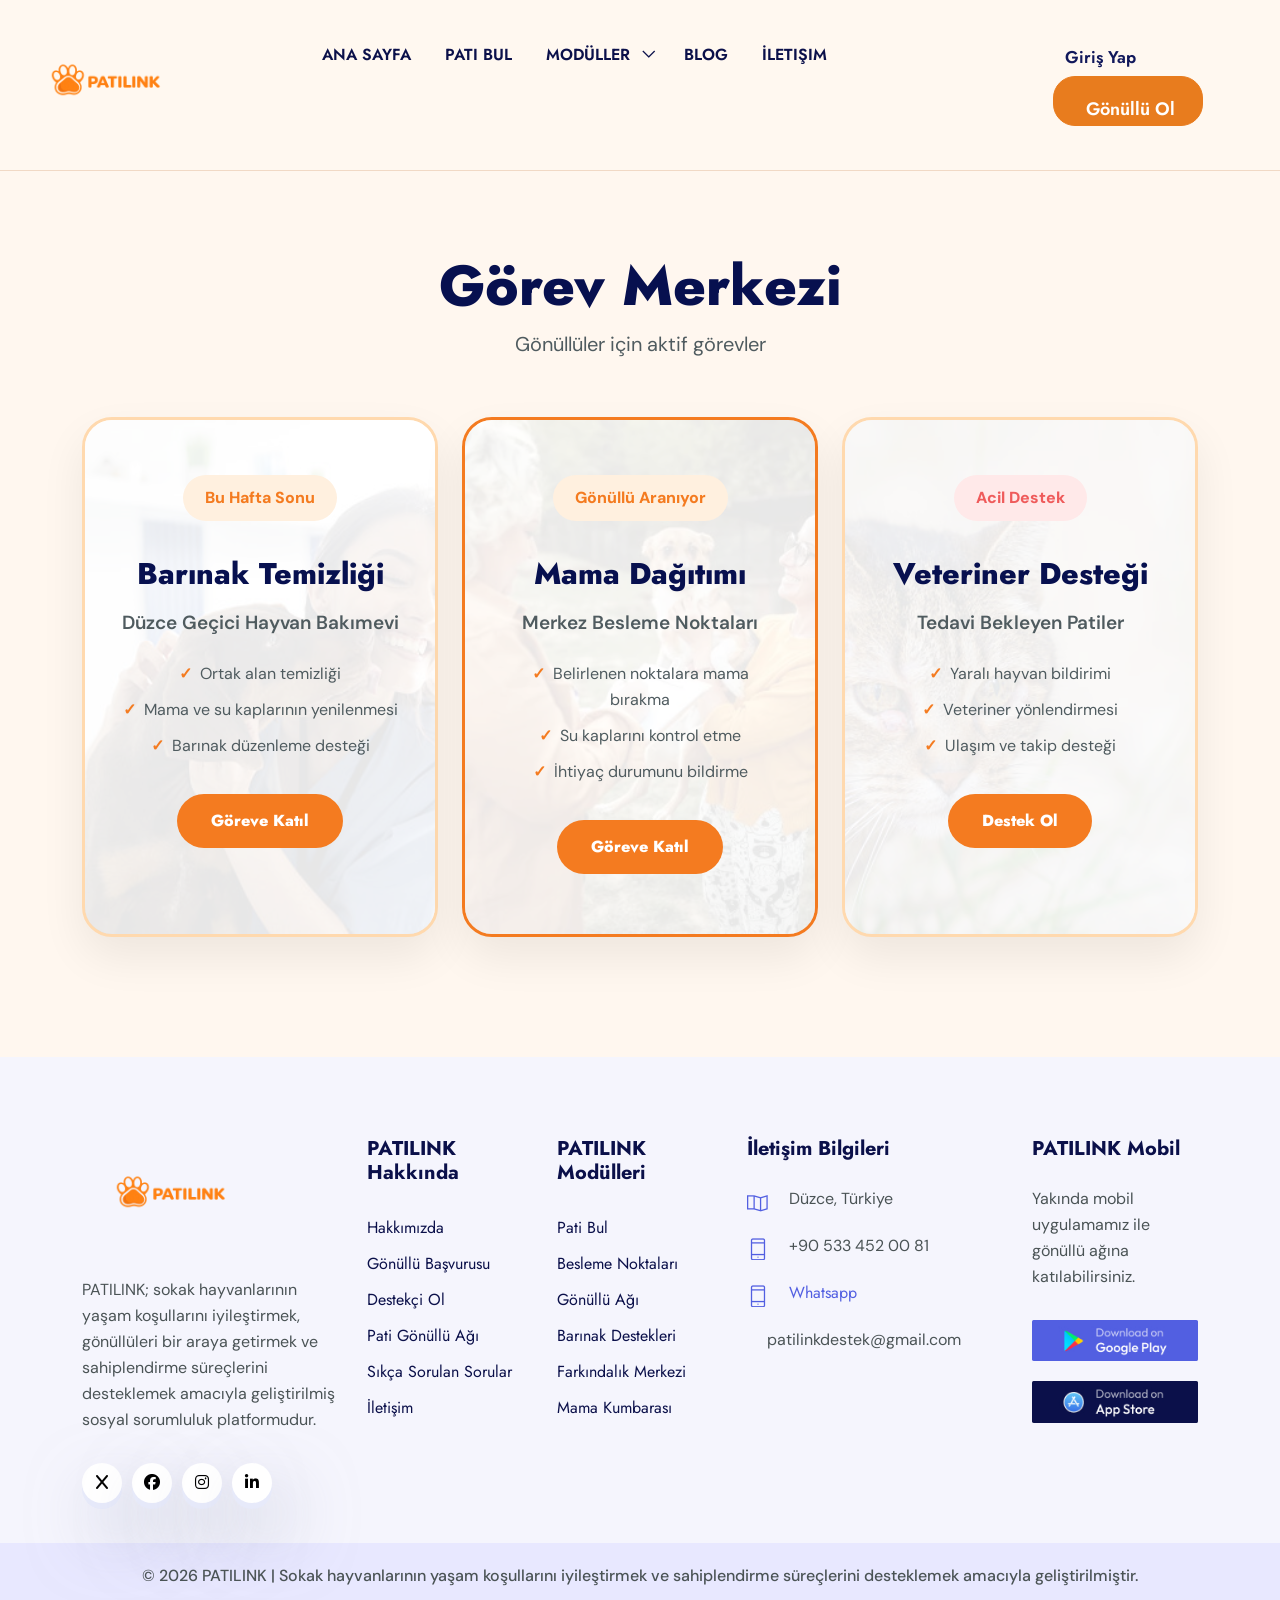
<file: eduleb/gorev-merkezi.html>
<!DOCTYPE html>
<html lang="en">

	<head>
	


		<!-- Meta -->
		<meta charset="utf-8">
		<meta http-equiv="X-UA-Compatible" content="IE=edge">
		<meta name="viewport" content="width=device-width, initial-scale=1, shrink-to-fit=no">
		<!-- The above 3 meta tags *must* come first in the head; any other head content must come *after* these tags -->
		<meta name="description" content="PATILINK - Sokak hayvanları için sahiplendirme, gönüllülük ve destek platformu">
		<meta name="keywords" content="agency, business, corporate, creative, html5, modern, multipurpose, One Page, parallax, startup">		
		<!-- SITE TITLE -->
		<title>PATILINK | Dijital Ağlarla Patilere Güvenli Yuvalar</title> </title>			
		<!-- Latest Bootstrap min CSS -->
		<link rel="stylesheet" href="assets/bootstrap/css/bootstrap.min.css">		
		<!-- Google Font -->
		<link href="https://fonts.googleapis.com/css2?family=DM+Sans:ital,opsz,wght@0,9..40,100..1000;1,9..40,100..1000&display=swap" rel="stylesheet">
		<link href="https://fonts.googleapis.com/css2?family=Jost:ital,wght@0,100..900;1,100..900&display=swap" rel="stylesheet">
		<!-- Font Awesome CSS -->
		<link rel="stylesheet" href="https://cdnjs.cloudflare.com/ajax/libs/font-awesome/6.5.2/css/all.min.css">
		<link rel="stylesheet" href="assets/fonts/font-awesome.min.css">
		<link rel="stylesheet" href="assets/fonts/themify-icons.css">
		<!--- owl carousel Css-->
		<link rel="stylesheet" href="assets/owlcarousel/css/owl.carousel.css">
		<link rel="stylesheet" href="assets/owlcarousel/css/owl.theme.css">	
		<!--jquery-simple-mobilemenu Css-->
        <link rel="stylesheet" href="assets/css/jquery-simple-mobilemenu.css">			
		<!-- MAGNIFIC CSS -->
		<link rel="stylesheet" href="assets/css/magnific-popup.css">		
		<!-- animate CSS -->
		<link rel="stylesheet" href="assets/css/animate.css">	
		<!-- Style CSS -->					
		<link rel="stylesheet" href="assets/css/style.css">					
		<!-- HTML5 shim and Respond.js IE8 support of HTML5 elements and media queries -->
		<!-- WARNING: Respond.js doesn't work if you view the page via file:// -->
		<!--[if lt IE 9]>
		  <script src="https://oss.maxcdn.com/html5shiv/3.7.2/html5shiv.min.js"></script>
		  <script src="https://oss.maxcdn.com/respond/1.4.2/respond.min.js"></script>
		<![endif]-->
	</head>
    <body data-spy="scroll" data-offset="80">

		
		<!-- END PRELOADER -->		

		<!-- START NAVBAR -->  
		<div id="navigation" class="navbar-light bg-faded site-navigation">
			<div class="container-fluid">
				<div class="row">
					<div class="col-20 align-self-center">
						<div class="site-logo">
							<a href="index.html"><img src="assets/img/logo1.png" alt=""></a>          				
						</div>
					</div><!--- END Col -->
					
					<div class="col-60 d-flex">
						<nav id="main-menu">
    <ul>

        <li><a href="index.html">Ana Sayfa</a></li>

        <li><a href="course.html">Pati Bul</a></li>


        <li class="menu-item-has-children">
            <a href="#">Modüller</a>
            <ul>
                <li><a href="besleme-haritasi.html">Besleme Haritası</a></li>
                <li><a href="mama-kumbarasi.html">Mama Kumbarası</a></li>
                <li><a href="gorev-merkezi.html">Görev Merkezi</a></li>
                <li><a href="sahiplenme-formu.html">Sahiplenme Formu</a></li>
                <li><a href="ilan-ver.html">İlan Ver</a></li>
            </ul>
        </li>

    

        <li><a href="blog.html">Blog</a></li>

        <li><a href="contact.html">İletişim</a></li>

    </ul>
</nav>
					</div><!--- END Col -->
					
					<div class="col-20 d-none d-xl-block text-end align-self-center">
						
						<a href="#" class="login-text">Giriş Yap</a>
                        <a href="#" class="btn_one">Gönüllü Ol</a>
					</div><!--- END Col -->
                </div>
            </div>
        </div>

<section class="gorev-section">
  <div class="container">

    <div class="section-title text-center">
      <h2>Görev Merkezi</h2>
      <p>Gönüllüler için aktif görevler</p>
    </div>

    <div class="row">

      <div class="col-lg-4 col-md-6">
        <div class="task-card">
          <img src="assets/img/ayse.jpg" class="task-bg-img" alt="">
          <span class="task-badge">Bu Hafta Sonu</span>
          <h3>Barınak Temizliği</h3>
          <p>Düzce Geçici Hayvan Bakımevi</p>
          <ul>
            <li>Ortak alan temizliği</li>
            <li>Mama ve su kaplarının yenilenmesi</li>
            <li>Barınak düzenleme desteği</li>
          </ul>
          <a href="#" class="task-btn">Göreve Katıl</a>
        </div>
      </div>

      <div class="col-lg-4 col-md-6">
        <div class="task-card active">
          <img src="assets/img/sahiplenme.png" class="task-bg-img" alt="">
          <span class="task-badge">Gönüllü Aranıyor</span>
          <h3>Mama Dağıtımı</h3>
          <p>Merkez Besleme Noktaları</p>
          <ul>
            <li>Belirlenen noktalara mama bırakma</li>
            <li>Su kaplarını kontrol etme</li>
            <li>İhtiyaç durumunu bildirme</li>
          </ul>
          <a href="#" class="task-btn">Göreve Katıl</a>
        </div>
      </div>

      <div class="col-lg-4 col-md-6">
        <div class="task-card urgent">
          <img src="assets/img/acil.jpg" class="task-bg-img" alt="">
          <span class="task-badge urgent-badge">Acil Destek</span>
          <h3>Veteriner Desteği</h3>
          <p>Tedavi Bekleyen Patiler</p>
          <ul>
            <li>Yaralı hayvan bildirimi</li>
            <li>Veteriner yönlendirmesi</li>
            <li>Ulaşım ve takip desteği</li>
          </ul>
          <a href="#" class="task-btn">Destek Ol</a>
        </div>
      </div>

    </div>

  </div>
</section>
<div class="footer section-padding">
			<div class="container">				
				<div class="row">						
					<div class="col-lg-3 col-sm-6 col-xs-12">
						<div class="single_footer">
							<a href="index.html"><img src="assets/img/logo1.png" alt=""></a>         
							<p>PATILINK; sokak hayvanlarının yaşam koşullarını iyileştirmek, gönüllüleri bir araya getirmek ve sahiplendirme süreçlerini desteklemek amacıyla geliştirilmiş sosyal sorumluluk platformudur.</p>
							<div class="social_profile">
								<ul>
									<li><a class="f_facebook" href="#"><i class="fa-solid fa-x"></i></a></li>
									<li><a class="f_twitter" href="#"><i class="fa-brands fa-facebook-f"></i></a></li>
									<li><a class="f_instagram"href="#"><i class="fa-brands fa-instagram"></i></a></li>
									<li><a class="f_linkedin" href="#"><i class="fa-brands fa-linkedin-in"></i></a></li>
								</ul>
							</div>
						</div>			
					</div><!--- END COL -->						
					<div class="col-lg-2 col-sm-6 col-xs-12">
						<div class="single_footer">
							<h4>PATILINK Hakkında</h4>
							<ul>
								<li><a href="#">Hakkımızda</a></li>
								<li><a href="#">Gönüllü Başvurusu</a></li>
								<li><a href="#">Destekçi Ol</a></li>
								<li><a href="#">Pati Gönüllü Ağı</a></li>
								<li><a href="#">Sıkça Sorulan Sorular</a></li>
								<li><a href="#">İletişim</a></li>
							</ul>
						</div>
					</div><!--- END COL -->	
					<div class="col-lg-2 col-sm-6 col-xs-12">
						<div class="single_footer">
							<h4>PATILINK Modülleri</h4>
							<ul>
								<li><a href="#">Pati Bul</a></li>
								<li><a href="#">Besleme Noktaları</a></li>
								<li><a href="#">Gönüllü Ağı</a></li>
								<li><a href="#">Barınak Destekleri</a></li>
								<li><a href="#">Farkındalık Merkezi</a></li>						
								<li><a href="#">Mama Kumbarası</a></li>						
							</ul>
						</div>
					</div><!--- END COL -->
					<div class="col-lg-3 col-sm-6 col-xs-12">
						<div class="single_footer">
							<h4>İletişim Bilgileri</h4>
							<div class="sf_contact">
								<span class="ti-map"></span>
								<p>Düzce, Türkiye</p>
							</div>
							<div class="sf_contact">
								<span class="ti-mobile"></span>
								<p>+90 533 452 00 81</p>
							</div>
							<div class="sf_contact">
								<span class="ti-mobile"></span>
								<p><a href="tel:+905334520081"> Whatsapp</a></p>
							</div>
							<div class="sf_contact">
								<span class="gmail"></span>
								<p>patilinkdestek@gmail.com</p>
							</div>
						</div>
					</div><!--- END COL -->						
					<div class="col-lg-2 col-sm-6 col-xs-12">
						<div class="single_footer">
							<h4>PATILINK Mobil</h4>
							<p>Yakında mobil uygulamamız ile gönüllü ağına katılabilirsiniz.</p>
							<a href="index.html"><img src="assets/img/google-play.jpg" class="foot_img" alt=""></a>  
							<a href="index.html"><img src="assets/img/app-store.jpg" class="foot_img" alt=""></a>  
						</div>
					</div><!--- END COL -->	
				</div><!--- END ROW -->					
			</div><!--- END CONTAINER -->
		</div>
		<!-- END FOOTER -->	

		<!-- START FOOTER COPYRIGHT -->	
<div class="foot_copy">
	<div class="footer_copyright">
		<p>
			© 2026 PATILINK | Sokak hayvanlarının yaşam koşullarını iyileştirmek ve sahiplendirme süreçlerini desteklemek amacıyla geliştirilmiştir.
		</p>
	</div>	
</div>

</body>
</html>
</file>
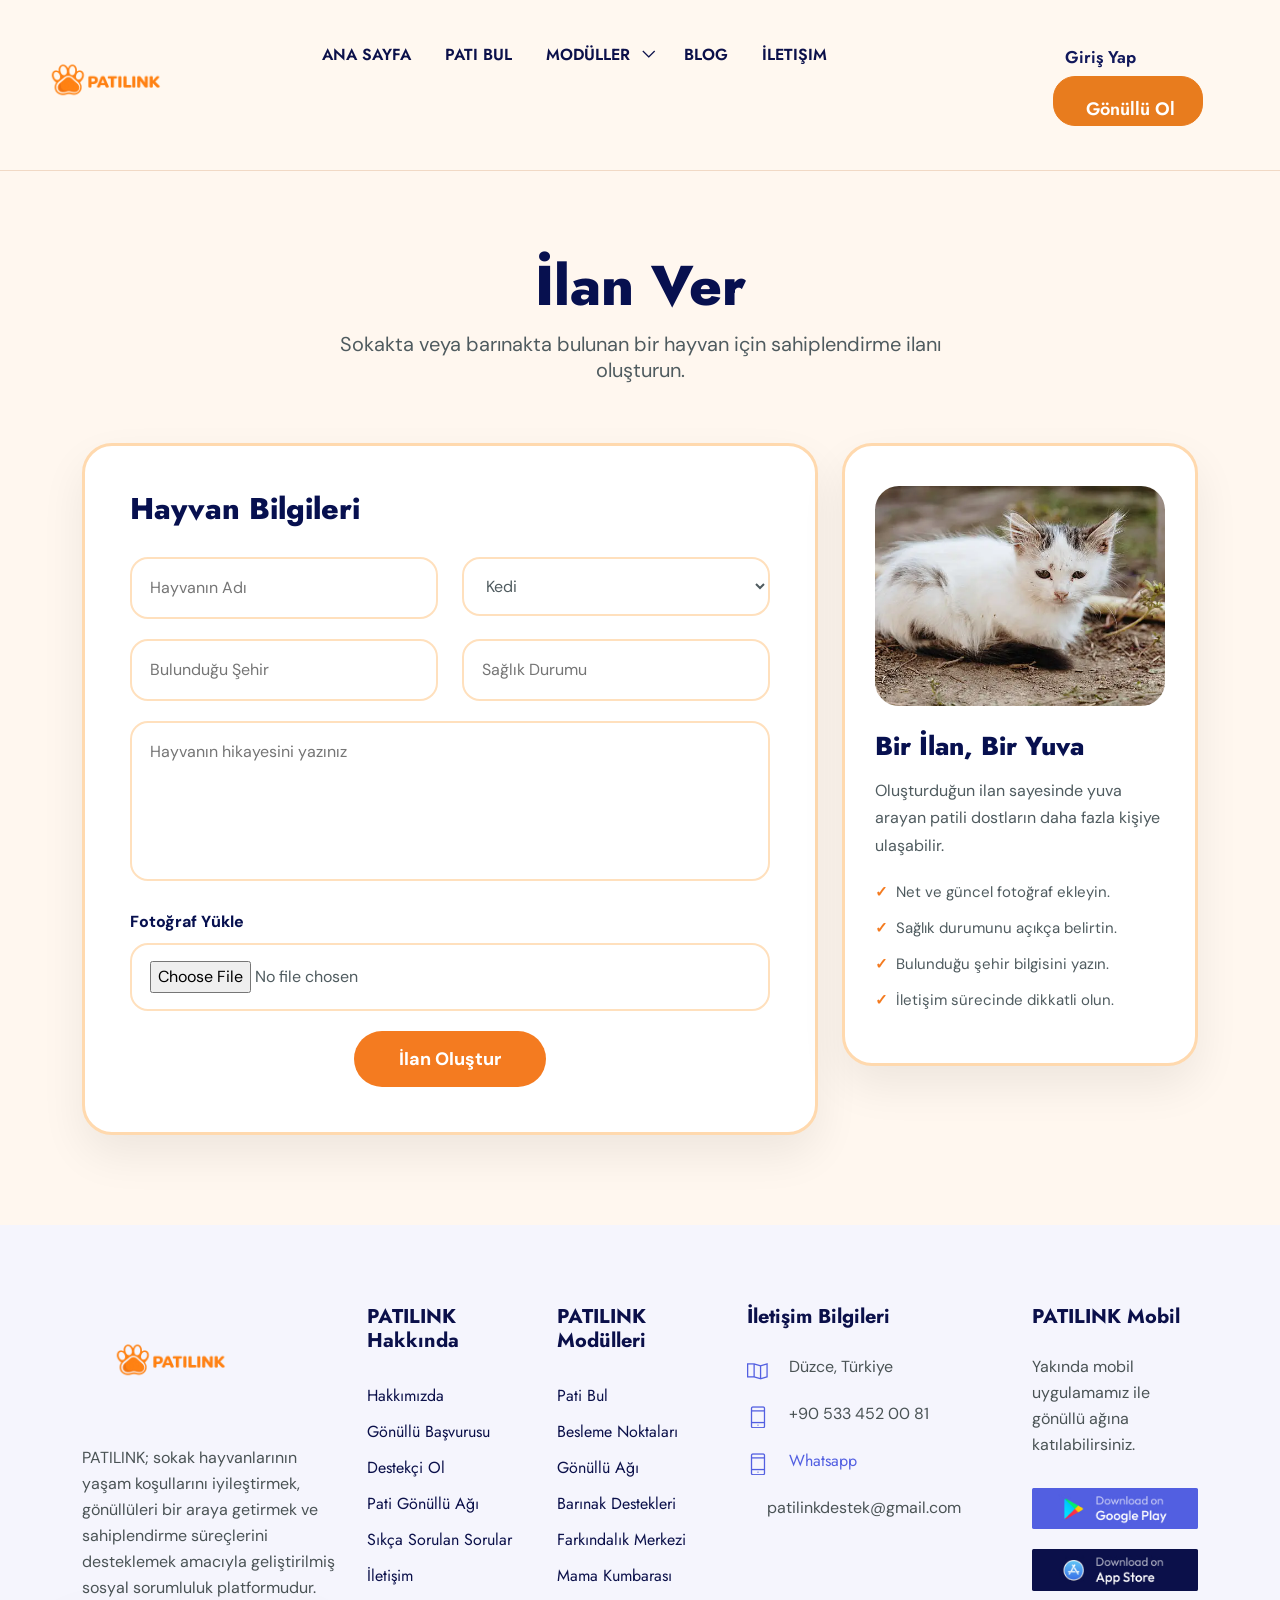
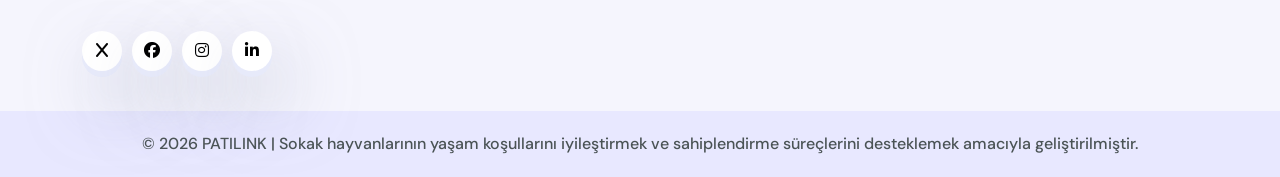
<file: eduleb/ilan-ver.html>
<!DOCTYPE html>
<html lang="en">

	<head>
	


		<!-- Meta -->
		<meta charset="utf-8">
		<meta http-equiv="X-UA-Compatible" content="IE=edge">
		<meta name="viewport" content="width=device-width, initial-scale=1, shrink-to-fit=no">
		<!-- The above 3 meta tags *must* come first in the head; any other head content must come *after* these tags -->
		<meta name="description" content="PATILINK - Sokak hayvanları için sahiplendirme, gönüllülük ve destek platformu">
		<meta name="keywords" content="agency, business, corporate, creative, html5, modern, multipurpose, One Page, parallax, startup">		
		<!-- SITE TITLE -->
		<title>PATILINK | Dijital Ağlarla Patilere Güvenli Yuvalar</title> </title>			
		<!-- Latest Bootstrap min CSS -->
		<link rel="stylesheet" href="assets/bootstrap/css/bootstrap.min.css">		
		<!-- Google Font -->
		<link href="https://fonts.googleapis.com/css2?family=DM+Sans:ital,opsz,wght@0,9..40,100..1000;1,9..40,100..1000&display=swap" rel="stylesheet">
		<link href="https://fonts.googleapis.com/css2?family=Jost:ital,wght@0,100..900;1,100..900&display=swap" rel="stylesheet">
		<!-- Font Awesome CSS -->
		<link rel="stylesheet" href="https://cdnjs.cloudflare.com/ajax/libs/font-awesome/6.5.2/css/all.min.css">
		<link rel="stylesheet" href="assets/fonts/font-awesome.min.css">
		<link rel="stylesheet" href="assets/fonts/themify-icons.css">
		<!--- owl carousel Css-->
		<link rel="stylesheet" href="assets/owlcarousel/css/owl.carousel.css">
		<link rel="stylesheet" href="assets/owlcarousel/css/owl.theme.css">	
		<!--jquery-simple-mobilemenu Css-->
        <link rel="stylesheet" href="assets/css/jquery-simple-mobilemenu.css">			
		<!-- MAGNIFIC CSS -->
		<link rel="stylesheet" href="assets/css/magnific-popup.css">		
		<!-- animate CSS -->
		<link rel="stylesheet" href="assets/css/animate.css">	
		<!-- Style CSS -->					
		<link rel="stylesheet" href="assets/css/style.css">					
		<!-- HTML5 shim and Respond.js IE8 support of HTML5 elements and media queries -->
		<!-- WARNING: Respond.js doesn't work if you view the page via file:// -->
		<!--[if lt IE 9]>
		  <script src="https://oss.maxcdn.com/html5shiv/3.7.2/html5shiv.min.js"></script>
		  <script src="https://oss.maxcdn.com/respond/1.4.2/respond.min.js"></script>
		<![endif]-->
	</head>
    <body data-spy="scroll" data-offset="80">

		
		<!-- END PRELOADER -->		

		<!-- START NAVBAR -->  
		<div id="navigation" class="navbar-light bg-faded site-navigation">
			<div class="container-fluid">
				<div class="row">
					<div class="col-20 align-self-center">
						<div class="site-logo">
							<a href="index.html"><img src="assets/img/logo1.png" alt=""></a>          				
						</div>
					</div><!--- END Col -->
					
					<div class="col-60 d-flex">
						<nav id="main-menu">
    <ul>

        <li><a href="index.html">Ana Sayfa</a></li>

        <li><a href="course.html">Pati Bul</a></li>


        <li class="menu-item-has-children">
            <a href="#">Modüller</a>
            <ul>
                <li><a href="besleme-haritasi.html">Besleme Haritası</a></li>
                <li><a href="mama-kumbarasi.html">Mama Kumbarası</a></li>
                <li><a href="gorev-merkezi.html">Görev Merkezi</a></li>
                <li><a href="sahiplenme-formu.html">Sahiplenme Formu</a></li>
                <li><a href="ilan-ver.html">İlan Ver</a></li>
            </ul>
        </li>

    

        <li><a href="blog.html">Blog</a></li>

        <li><a href="contact.html">İletişim</a></li>

    </ul>
</nav>
					</div><!--- END Col -->
					
					<div class="col-20 d-none d-xl-block text-end align-self-center">
						
						<a href="#" class="login-text">Giriş Yap</a>
                        <a href="#" class="btn_one">Gönüllü Ol</a>
					</div><!--- END Col -->
                </div>
            </div>
        </div>

<section class="ilan-section">
  <div class="container">

    <div class="section-title text-center">
      <h2>İlan Ver</h2>
      <p>Sokakta veya barınakta bulunan bir hayvan için sahiplendirme ilanı oluşturun.</p>
    </div>

    <div class="row align-items-start">

      <div class="col-lg-8">
        <div class="ilan-form-card">

          <h3>Hayvan Bilgileri</h3>

          <form>

            <div class="row">

              <div class="col-lg-6">
                <input type="text" placeholder="Hayvanın Adı">
              </div>

              <div class="col-lg-6">
                <select>
                  <option>Kedi</option>
                  <option>Köpek</option>
                  <option>Diğer</option>
                </select>
              </div>

              <div class="col-lg-6">
                <input type="text" placeholder="Bulunduğu Şehir">
              </div>

              <div class="col-lg-6">
                <input type="text" placeholder="Sağlık Durumu">
              </div>

              <div class="col-lg-12">
                <textarea placeholder="Hayvanın hikayesini yazınız"></textarea>
              </div>

              <div class="col-lg-12">
                <label class="file-label">Fotoğraf Yükle</label>
                <input type="file">
              </div>

              <div class="col-lg-12 text-center">
                <button type="submit">İlan Oluştur</button>
              </div>

            </div>

          </form>

        </div>
      </div>

      <div class="col-lg-4">
        <div class="info-card">
          <img src="assets/img/kedi.png" alt="">
          <h3>Bir İlan, Bir Yuva</h3>
          <p>
            Oluşturduğun ilan sayesinde yuva arayan patili dostların daha fazla kişiye ulaşabilir.
          </p>

          <ul>
            <li>Net ve güncel fotoğraf ekleyin.</li>
            <li>Sağlık durumunu açıkça belirtin.</li>
            <li>Bulunduğu şehir bilgisini yazın.</li>
            <li>İletişim sürecinde dikkatli olun.</li>
          </ul>
        </div>
      </div>

    </div>

  </div>
</section>
<div class="footer section-padding">
			<div class="container">				
				<div class="row">						
					<div class="col-lg-3 col-sm-6 col-xs-12">
						<div class="single_footer">
							<a href="index.html"><img src="assets/img/logo1.png" alt=""></a>         
							<p>PATILINK; sokak hayvanlarının yaşam koşullarını iyileştirmek, gönüllüleri bir araya getirmek ve sahiplendirme süreçlerini desteklemek amacıyla geliştirilmiş sosyal sorumluluk platformudur.</p>
							<div class="social_profile">
								<ul>
									<li><a class="f_facebook" href="#"><i class="fa-solid fa-x"></i></a></li>
									<li><a class="f_twitter" href="#"><i class="fa-brands fa-facebook-f"></i></a></li>
									<li><a class="f_instagram"href="#"><i class="fa-brands fa-instagram"></i></a></li>
									<li><a class="f_linkedin" href="#"><i class="fa-brands fa-linkedin-in"></i></a></li>
								</ul>
							</div>
						</div>			
					</div><!--- END COL -->						
					<div class="col-lg-2 col-sm-6 col-xs-12">
						<div class="single_footer">
							<h4>PATILINK Hakkında</h4>
							<ul>
								<li><a href="#">Hakkımızda</a></li>
								<li><a href="#">Gönüllü Başvurusu</a></li>
								<li><a href="#">Destekçi Ol</a></li>
								<li><a href="#">Pati Gönüllü Ağı</a></li>
								<li><a href="#">Sıkça Sorulan Sorular</a></li>
								<li><a href="#">İletişim</a></li>
							</ul>
						</div>
					</div><!--- END COL -->	
					<div class="col-lg-2 col-sm-6 col-xs-12">
						<div class="single_footer">
							<h4>PATILINK Modülleri</h4>
							<ul>
								<li><a href="#">Pati Bul</a></li>
								<li><a href="#">Besleme Noktaları</a></li>
								<li><a href="#">Gönüllü Ağı</a></li>
								<li><a href="#">Barınak Destekleri</a></li>
								<li><a href="#">Farkındalık Merkezi</a></li>						
								<li><a href="#">Mama Kumbarası</a></li>						
							</ul>
						</div>
					</div><!--- END COL -->
					<div class="col-lg-3 col-sm-6 col-xs-12">
						<div class="single_footer">
							<h4>İletişim Bilgileri</h4>
							<div class="sf_contact">
								<span class="ti-map"></span>
								<p>Düzce, Türkiye</p>
							</div>
							<div class="sf_contact">
								<span class="ti-mobile"></span>
								<p>+90 533 452 00 81</p>
							</div>
							<div class="sf_contact">
								<span class="ti-mobile"></span>
								<p><a href="tel:+905334520081"> Whatsapp</a></p>
							</div>
							<div class="sf_contact">
								<span class="gmail"></span>
								<p>patilinkdestek@gmail.com</p>
							</div>
						</div>
					</div><!--- END COL -->						
					<div class="col-lg-2 col-sm-6 col-xs-12">
						<div class="single_footer">
							<h4>PATILINK Mobil</h4>
							<p>Yakında mobil uygulamamız ile gönüllü ağına katılabilirsiniz.</p>
							<a href="index.html"><img src="assets/img/google-play.jpg" class="foot_img" alt=""></a>  
							<a href="index.html"><img src="assets/img/app-store.jpg" class="foot_img" alt=""></a>  
						</div>
					</div><!--- END COL -->	
				</div><!--- END ROW -->					
			</div><!--- END CONTAINER -->
		</div>
		<!-- END FOOTER -->	

		<!-- START FOOTER COPYRIGHT -->	
<div class="foot_copy">
	<div class="footer_copyright">
		<p>
			© 2026 PATILINK | Sokak hayvanlarının yaşam koşullarını iyileştirmek ve sahiplendirme süreçlerini desteklemek amacıyla geliştirilmiştir.
		</p>
	</div>	
</div>

</body>
</html>
</file>
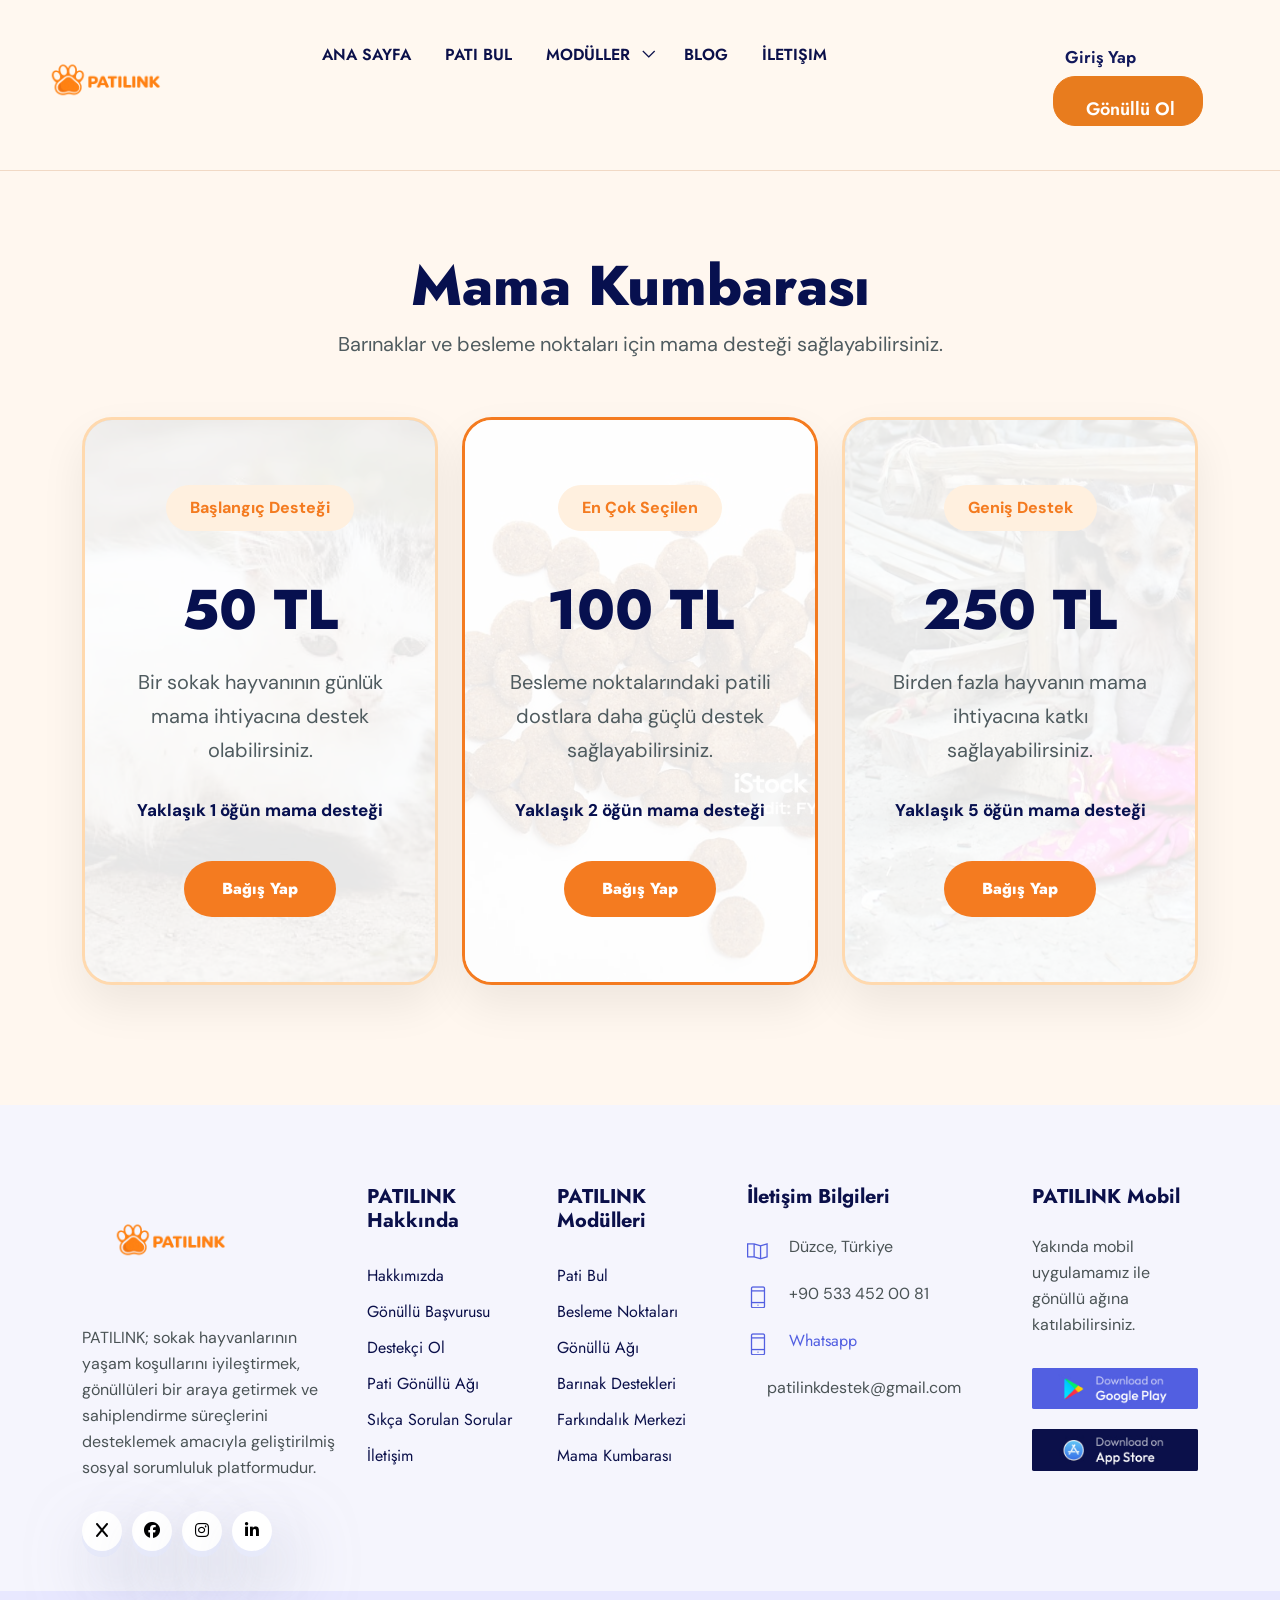
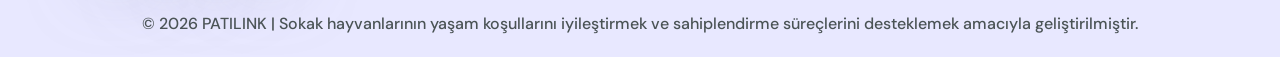
<file: eduleb/mama-kumbarasi.html>
<!DOCTYPE html>
<html lang="en">

	<head>
	


		<!-- Meta -->
		<meta charset="utf-8">
		<meta http-equiv="X-UA-Compatible" content="IE=edge">
		<meta name="viewport" content="width=device-width, initial-scale=1, shrink-to-fit=no">
		<!-- The above 3 meta tags *must* come first in the head; any other head content must come *after* these tags -->
		<meta name="description" content="PATILINK - Sokak hayvanları için sahiplendirme, gönüllülük ve destek platformu">
		<meta name="keywords" content="agency, business, corporate, creative, html5, modern, multipurpose, One Page, parallax, startup">		
		<!-- SITE TITLE -->
		<title>PATILINK | Dijital Ağlarla Patilere Güvenli Yuvalar</title> </title>			
		<!-- Latest Bootstrap min CSS -->
		<link rel="stylesheet" href="assets/bootstrap/css/bootstrap.min.css">		
		<!-- Google Font -->
		<link href="https://fonts.googleapis.com/css2?family=DM+Sans:ital,opsz,wght@0,9..40,100..1000;1,9..40,100..1000&display=swap" rel="stylesheet">
		<link href="https://fonts.googleapis.com/css2?family=Jost:ital,wght@0,100..900;1,100..900&display=swap" rel="stylesheet">
		<!-- Font Awesome CSS -->
		<link rel="stylesheet" href="https://cdnjs.cloudflare.com/ajax/libs/font-awesome/6.5.2/css/all.min.css">
		<link rel="stylesheet" href="assets/fonts/font-awesome.min.css">
		<link rel="stylesheet" href="assets/fonts/themify-icons.css">
		<!--- owl carousel Css-->
		<link rel="stylesheet" href="assets/owlcarousel/css/owl.carousel.css">
		<link rel="stylesheet" href="assets/owlcarousel/css/owl.theme.css">	
		<!--jquery-simple-mobilemenu Css-->
        <link rel="stylesheet" href="assets/css/jquery-simple-mobilemenu.css">			
		<!-- MAGNIFIC CSS -->
		<link rel="stylesheet" href="assets/css/magnific-popup.css">		
		<!-- animate CSS -->
		<link rel="stylesheet" href="assets/css/animate.css">	
		<!-- Style CSS -->					
		<link rel="stylesheet" href="assets/css/style.css">					
		<!-- HTML5 shim and Respond.js IE8 support of HTML5 elements and media queries -->
		<!-- WARNING: Respond.js doesn't work if you view the page via file:// -->
		<!--[if lt IE 9]>
		  <script src="https://oss.maxcdn.com/html5shiv/3.7.2/html5shiv.min.js"></script>
		  <script src="https://oss.maxcdn.com/respond/1.4.2/respond.min.js"></script>
		<![endif]-->
	</head>
    <body data-spy="scroll" data-offset="80">

		
		<!-- END PRELOADER -->		

		<!-- START NAVBAR -->  
		<div id="navigation" class="navbar-light bg-faded site-navigation">
			<div class="container-fluid">
				<div class="row">
					<div class="col-20 align-self-center">
						<div class="site-logo">
							<a href="index.html"><img src="assets/img/logo1.png" alt=""></a>          				
						</div>
					</div><!--- END Col -->
					
					<div class="col-60 d-flex">
						<nav id="main-menu">
    <ul>

        <li><a href="index.html">Ana Sayfa</a></li>

        <li><a href="course.html">Pati Bul</a></li>


        <li class="menu-item-has-children">
            <a href="#">Modüller</a>
            <ul>
                <li><a href="besleme-haritasi.html">Besleme Haritası</a></li>
                <li><a href="mama-kumbarasi.html">Mama Kumbarası</a></li>
                <li><a href="gorev-merkezi.html">Görev Merkezi</a></li>
                <li><a href="sahiplenme-formu.html">Sahiplenme Formu</a></li>
                <li><a href="ilan-ver.html">İlan Ver</a></li>
            </ul>
        </li>

    

        <li><a href="blog.html">Blog</a></li>

        <li><a href="contact.html">İletişim</a></li>

    </ul>
</nav>
					</div><!--- END Col -->
					
					<div class="col-20 d-none d-xl-block text-end align-self-center">
						
						<a href="#" class="login-text">Giriş Yap</a>
                        <a href="#" class="btn_one">Gönüllü Ol</a>
					</div><!--- END Col -->
                </div>
            </div>
        </div>


<section class="mama-section">
  <div class="container">

    <div class="section-title text-center">
      <h2>Mama Kumbarası</h2>
      <p>Barınaklar ve besleme noktaları için mama desteği sağlayabilirsiniz.</p>
    </div>

    <div class="row">

      <div class="col-lg-4 col-md-6">
        <div class="donation-card">
          <img src="assets/img/kedi.png" class="bg-img" alt="">
          <span class="donation-badge">Başlangıç Desteği</span>
          <h3>50 TL</h3>
          <p>Bir sokak hayvanının günlük mama ihtiyacına destek olabilirsiniz.</p>
          <small>Yaklaşık 1 öğün mama desteği</small>
          <a href="#" class="main_btn">Bağış Yap</a>
        </div>
      </div>

      <div class="col-lg-4 col-md-6">
        <div class="donation-card active">
          <img src="assets/img/mama1.jpg" class="bg-img" alt="">
          <span class="donation-badge">En Çok Seçilen</span>
          <h3>100 TL</h3>
          <p>Besleme noktalarındaki patili dostlara daha güçlü destek sağlayabilirsiniz.</p>
          <small>Yaklaşık 2 öğün mama desteği</small>
          <a href="#" class="main_btn">Bağış Yap</a>
        </div>
      </div>

      <div class="col-lg-4 col-md-6">
        <div class="donation-card">
          <img src="assets/img/kopek.png" class="bg-img" alt="">
          <span class="donation-badge">Geniş Destek</span>
          <h3>250 TL</h3>
          <p>Birden fazla hayvanın mama ihtiyacına katkı sağlayabilirsiniz.</p>
          <small>Yaklaşık 5 öğün mama desteği</small>
          <a href="#" class="main_btn">Bağış Yap</a>
        </div>
      </div>

    </div>

  </div>
</section>

	<!-- START FOOTER -->
		<div class="footer section-padding">
			<div class="container">				
				<div class="row">						
					<div class="col-lg-3 col-sm-6 col-xs-12">
						<div class="single_footer">
							<a href="index.html"><img src="assets/img/logo1.png" alt=""></a>         
							<p>PATILINK; sokak hayvanlarının yaşam koşullarını iyileştirmek, gönüllüleri bir araya getirmek ve sahiplendirme süreçlerini desteklemek amacıyla geliştirilmiş sosyal sorumluluk platformudur.</p>
							<div class="social_profile">
								<ul>
									<li><a class="f_facebook" href="#"><i class="fa-solid fa-x"></i></a></li>
									<li><a class="f_twitter" href="#"><i class="fa-brands fa-facebook-f"></i></a></li>
									<li><a class="f_instagram"href="#"><i class="fa-brands fa-instagram"></i></a></li>
									<li><a class="f_linkedin" href="#"><i class="fa-brands fa-linkedin-in"></i></a></li>
								</ul>
							</div>
						</div>			
					</div><!--- END COL -->						
					<div class="col-lg-2 col-sm-6 col-xs-12">
						<div class="single_footer">
							<h4>PATILINK Hakkında</h4>
							<ul>
								<li><a href="#">Hakkımızda</a></li>
								<li><a href="#">Gönüllü Başvurusu</a></li>
								<li><a href="#">Destekçi Ol</a></li>
								<li><a href="#">Pati Gönüllü Ağı</a></li>
								<li><a href="#">Sıkça Sorulan Sorular</a></li>
								<li><a href="#">İletişim</a></li>
							</ul>
						</div>
					</div><!--- END COL -->	
					<div class="col-lg-2 col-sm-6 col-xs-12">
						<div class="single_footer">
							<h4>PATILINK Modülleri</h4>
							<ul>
								<li><a href="#">Pati Bul</a></li>
								<li><a href="#">Besleme Noktaları</a></li>
								<li><a href="#">Gönüllü Ağı</a></li>
								<li><a href="#">Barınak Destekleri</a></li>
								<li><a href="#">Farkındalık Merkezi</a></li>						
								<li><a href="#">Mama Kumbarası</a></li>						
							</ul>
						</div>
					</div><!--- END COL -->
					<div class="col-lg-3 col-sm-6 col-xs-12">
						<div class="single_footer">
							<h4>İletişim Bilgileri</h4>
							<div class="sf_contact">
								<span class="ti-map"></span>
								<p>Düzce, Türkiye</p>
							</div>
							<div class="sf_contact">
								<span class="ti-mobile"></span>
								<p>+90 533 452 00 81</p>
							</div>
							<div class="sf_contact">
								<span class="ti-mobile"></span>
								<p><a href="tel:+905334520081"> Whatsapp</a></p>
							</div>
							<div class="sf_contact">
								<span class="gmail"></span>
								<p>patilinkdestek@gmail.com</p>
							</div>
						</div>
					</div><!--- END COL -->						
					<div class="col-lg-2 col-sm-6 col-xs-12">
						<div class="single_footer">
							<h4>PATILINK Mobil</h4>
							<p>Yakında mobil uygulamamız ile gönüllü ağına katılabilirsiniz.</p>
							<a href="index.html"><img src="assets/img/google-play.jpg" class="foot_img" alt=""></a>  
							<a href="index.html"><img src="assets/img/app-store.jpg" class="foot_img" alt=""></a>  
						</div>
					</div><!--- END COL -->	
				</div><!--- END ROW -->					
			</div><!--- END CONTAINER -->
		</div>
		<!-- END FOOTER -->	

		<!-- START FOOTER COPYRIGHT -->	
<div class="foot_copy">
	<div class="footer_copyright">
		<p>
			© 2026 PATILINK | Sokak hayvanlarının yaşam koşullarını iyileştirmek ve sahiplendirme süreçlerini desteklemek amacıyla geliştirilmiştir.
		</p>
	</div>	
</div>
<!-- END FOOTER COPYRIGHT -->

</body>
</html>
</file>
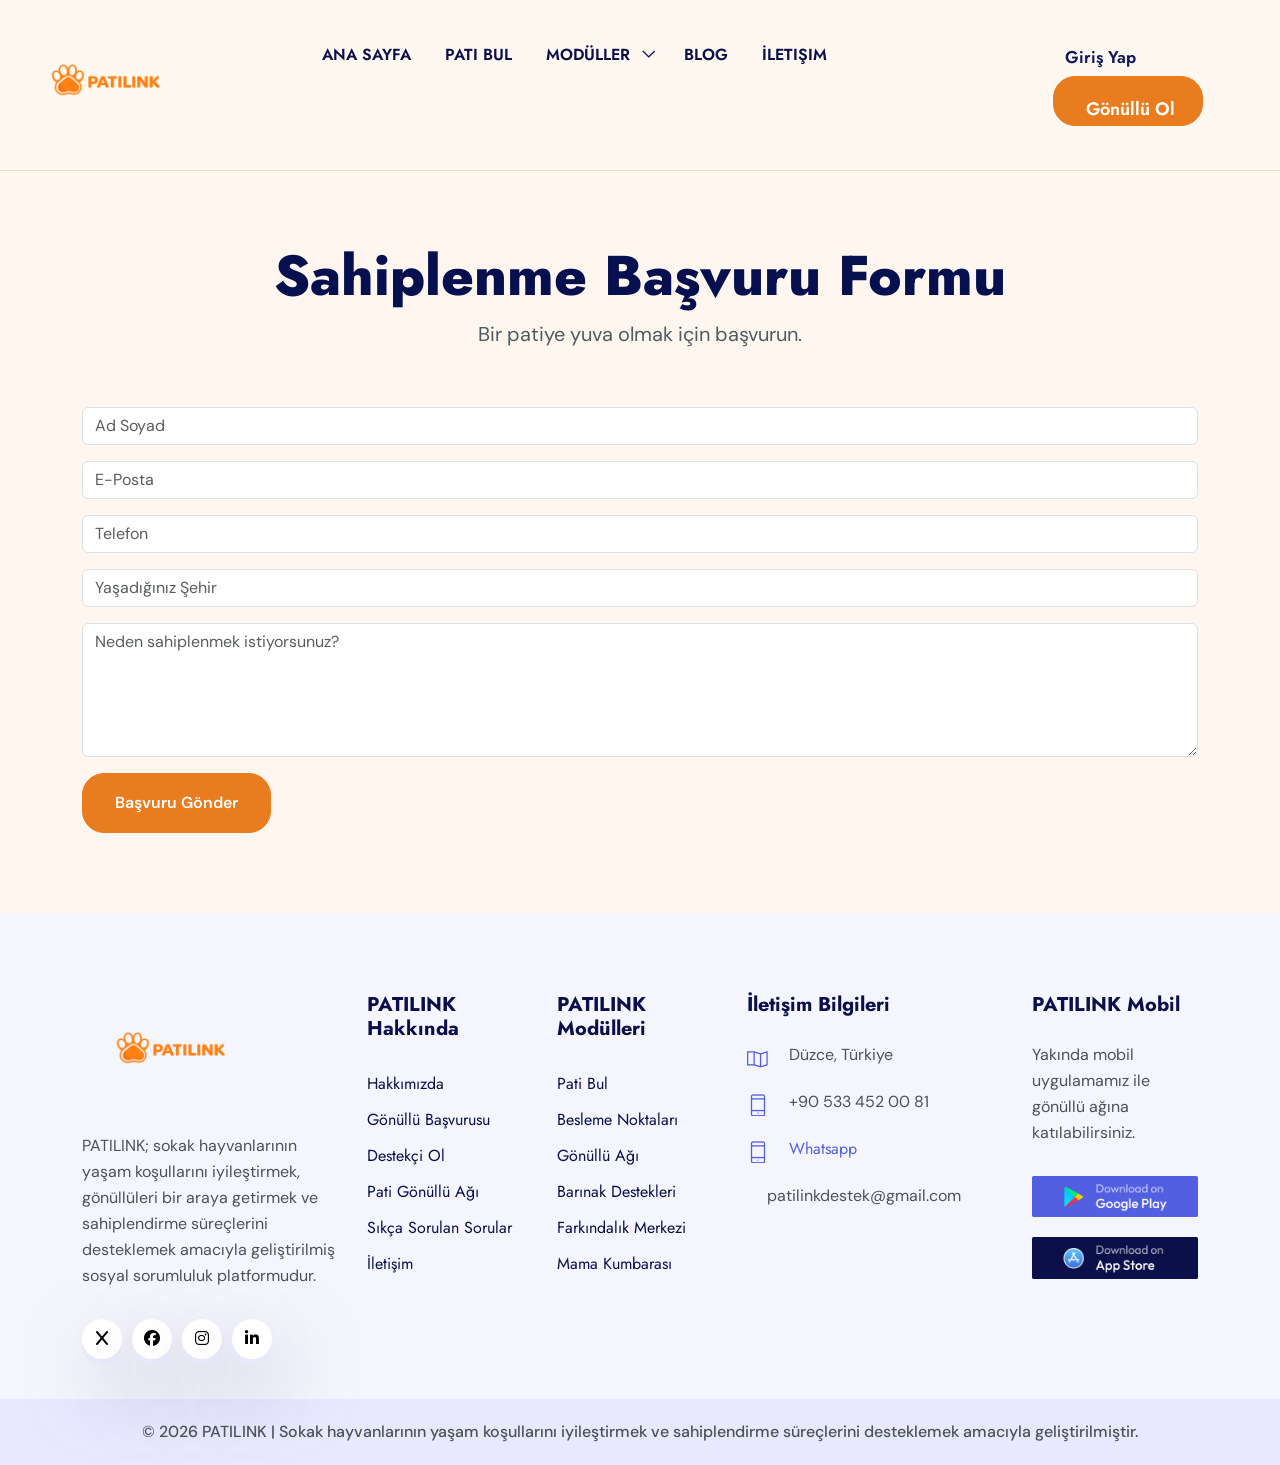
<file: eduleb/sahiplenme-formu.html>
<!DOCTYPE html>
<html lang="en">

	<head>
	


		<!-- Meta -->
		<meta charset="utf-8">
		<meta http-equiv="X-UA-Compatible" content="IE=edge">
		<meta name="viewport" content="width=device-width, initial-scale=1, shrink-to-fit=no">
		<!-- The above 3 meta tags *must* come first in the head; any other head content must come *after* these tags -->
		<meta name="description" content="PATILINK - Sokak hayvanları için sahiplendirme, gönüllülük ve destek platformu">
		<meta name="keywords" content="agency, business, corporate, creative, html5, modern, multipurpose, One Page, parallax, startup">		
		<!-- SITE TITLE -->
		<title>PATILINK | Dijital Ağlarla Patilere Güvenli Yuvalar</title> </title>			
		<!-- Latest Bootstrap min CSS -->
		<link rel="stylesheet" href="assets/bootstrap/css/bootstrap.min.css">		
		<!-- Google Font -->
		<link href="https://fonts.googleapis.com/css2?family=DM+Sans:ital,opsz,wght@0,9..40,100..1000;1,9..40,100..1000&display=swap" rel="stylesheet">
		<link href="https://fonts.googleapis.com/css2?family=Jost:ital,wght@0,100..900;1,100..900&display=swap" rel="stylesheet">
		<!-- Font Awesome CSS -->
		<link rel="stylesheet" href="https://cdnjs.cloudflare.com/ajax/libs/font-awesome/6.5.2/css/all.min.css">
		<link rel="stylesheet" href="assets/fonts/font-awesome.min.css">
		<link rel="stylesheet" href="assets/fonts/themify-icons.css">
		<!--- owl carousel Css-->
		<link rel="stylesheet" href="assets/owlcarousel/css/owl.carousel.css">
		<link rel="stylesheet" href="assets/owlcarousel/css/owl.theme.css">	
		<!--jquery-simple-mobilemenu Css-->
        <link rel="stylesheet" href="assets/css/jquery-simple-mobilemenu.css">			
		<!-- MAGNIFIC CSS -->
		<link rel="stylesheet" href="assets/css/magnific-popup.css">		
		<!-- animate CSS -->
		<link rel="stylesheet" href="assets/css/animate.css">	
		<!-- Style CSS -->					
		<link rel="stylesheet" href="assets/css/style.css">					
		<!-- HTML5 shim and Respond.js IE8 support of HTML5 elements and media queries -->
		<!-- WARNING: Respond.js doesn't work if you view the page via file:// -->
		<!--[if lt IE 9]>
		  <script src="https://oss.maxcdn.com/html5shiv/3.7.2/html5shiv.min.js"></script>
		  <script src="https://oss.maxcdn.com/respond/1.4.2/respond.min.js"></script>
		<![endif]-->
	</head>
    <body data-spy="scroll" data-offset="80">

		
		<!-- END PRELOADER -->		

		<!-- START NAVBAR -->  
		<div id="navigation" class="navbar-light bg-faded site-navigation">
			<div class="container-fluid">
				<div class="row">
					<div class="col-20 align-self-center">
						<div class="site-logo">
							<a href="index.html"><img src="assets/img/logo1.png" alt=""></a>          				
						</div>
					</div><!--- END Col -->
					
					<div class="col-60 d-flex">
						<nav id="main-menu">
    <ul>

        <li><a href="index.html">Ana Sayfa</a></li>

        <li><a href="course.html">Pati Bul</a></li>


        <li class="menu-item-has-children">
            <a href="#">Modüller</a>
            <ul>
                <li><a href="besleme-haritasi.html">Besleme Haritası</a></li>
                <li><a href="mama-kumbarasi.html">Mama Kumbarası</a></li>
                <li><a href="gorev-merkezi.html">Görev Merkezi</a></li>
                <li><a href="sahiplenme-formu.html">Sahiplenme Formu</a></li>
                <li><a href="ilan-ver.html">İlan Ver</a></li>
            </ul>
        </li>

    

        <li><a href="blog.html">Blog</a></li>

        <li><a href="contact.html">İletişim</a></li>

    </ul>
</nav>
					</div><!--- END Col -->
					
					<div class="col-20 d-none d-xl-block text-end align-self-center">
						
						<a href="#" class="login-text">Giriş Yap</a>
                        <a href="#" class="btn_one">Gönüllü Ol</a>
					</div><!--- END Col -->
                </div>
            </div>
        </div>


<section class="section-padding">
    <div class="container">

        <div class="section-title text-center">
            <h2>Sahiplenme Başvuru Formu</h2>
            <p>Bir patiye yuva olmak için başvurun.</p>
        </div>

        <form>
            <input type="text" class="form-control mb-3" placeholder="Ad Soyad">
            <input type="email" class="form-control mb-3" placeholder="E-Posta">
            <input type="tel" class="form-control mb-3" placeholder="Telefon">
            <input type="text" class="form-control mb-3" placeholder="Yaşadığınız Şehir">

            <textarea class="form-control mb-3" rows="5"
                placeholder="Neden sahiplenmek istiyorsunuz?"></textarea>

            <button class="btn_one">Başvuru Gönder</button>
        </form>

    </div>
</section>
<div class="footer section-padding">
			<div class="container">				
				<div class="row">						
					<div class="col-lg-3 col-sm-6 col-xs-12">
						<div class="single_footer">
							<a href="index.html"><img src="assets/img/logo1.png" alt=""></a>         
							<p>PATILINK; sokak hayvanlarının yaşam koşullarını iyileştirmek, gönüllüleri bir araya getirmek ve sahiplendirme süreçlerini desteklemek amacıyla geliştirilmiş sosyal sorumluluk platformudur.</p>
							<div class="social_profile">
								<ul>
									<li><a class="f_facebook" href="#"><i class="fa-solid fa-x"></i></a></li>
									<li><a class="f_twitter" href="#"><i class="fa-brands fa-facebook-f"></i></a></li>
									<li><a class="f_instagram"href="#"><i class="fa-brands fa-instagram"></i></a></li>
									<li><a class="f_linkedin" href="#"><i class="fa-brands fa-linkedin-in"></i></a></li>
								</ul>
							</div>
						</div>			
					</div><!--- END COL -->						
					<div class="col-lg-2 col-sm-6 col-xs-12">
						<div class="single_footer">
							<h4>PATILINK Hakkında</h4>
							<ul>
								<li><a href="#">Hakkımızda</a></li>
								<li><a href="#">Gönüllü Başvurusu</a></li>
								<li><a href="#">Destekçi Ol</a></li>
								<li><a href="#">Pati Gönüllü Ağı</a></li>
								<li><a href="#">Sıkça Sorulan Sorular</a></li>
								<li><a href="#">İletişim</a></li>
							</ul>
						</div>
					</div><!--- END COL -->	
					<div class="col-lg-2 col-sm-6 col-xs-12">
						<div class="single_footer">
							<h4>PATILINK Modülleri</h4>
							<ul>
								<li><a href="#">Pati Bul</a></li>
								<li><a href="#">Besleme Noktaları</a></li>
								<li><a href="#">Gönüllü Ağı</a></li>
								<li><a href="#">Barınak Destekleri</a></li>
								<li><a href="#">Farkındalık Merkezi</a></li>						
								<li><a href="#">Mama Kumbarası</a></li>						
							</ul>
						</div>
					</div><!--- END COL -->
					<div class="col-lg-3 col-sm-6 col-xs-12">
						<div class="single_footer">
							<h4>İletişim Bilgileri</h4>
							<div class="sf_contact">
								<span class="ti-map"></span>
								<p>Düzce, Türkiye</p>
							</div>
							<div class="sf_contact">
								<span class="ti-mobile"></span>
								<p>+90 533 452 00 81</p>
							</div>
							<div class="sf_contact">
								<span class="ti-mobile"></span>
								<p><a href="tel:+905334520081"> Whatsapp</a></p>
							</div>
							<div class="sf_contact">
								<span class="gmail"></span>
								<p>patilinkdestek@gmail.com</p>
							</div>
						</div>
					</div><!--- END COL -->						
					<div class="col-lg-2 col-sm-6 col-xs-12">
						<div class="single_footer">
							<h4>PATILINK Mobil</h4>
							<p>Yakında mobil uygulamamız ile gönüllü ağına katılabilirsiniz.</p>
							<a href="index.html"><img src="assets/img/google-play.jpg" class="foot_img" alt=""></a>  
							<a href="index.html"><img src="assets/img/app-store.jpg" class="foot_img" alt=""></a>  
						</div>
					</div><!--- END COL -->	
				</div><!--- END ROW -->					
			</div><!--- END CONTAINER -->
		</div>
		<!-- END FOOTER -->	

		<!-- START FOOTER COPYRIGHT -->	
<div class="foot_copy">
	<div class="footer_copyright">
		<p>
			© 2026 PATILINK | Sokak hayvanlarının yaşam koşullarını iyileştirmek ve sahiplendirme süreçlerini desteklemek amacıyla geliştirilmiştir.
		</p>
	</div>	
</div>

</body>
</html>
</file>
<file: Documentation/css/all.css>
html {
	font-family: sans-serif;
	-webkit-text-size-adjust: 100%;
	-ms-text-size-adjust: 100%
}
body {
	margin: 0
}
article, aside, details, figcaption, figure, footer, header, hgroup, main, menu, nav, section, summary {
	display: block
}
audio, canvas, progress, video {
	display: inline-block;
	vertical-align: baseline
}
audio:not([controls]) {
	display: none;
	height: 0
}
[hidden], template {
	display:none
}
img {
	max-width: 100%;
}
a {
	background-color: transparent
}
a:active, a:hover {
	outline: 0
}
abbr[title] {
	border-bottom: 1px dotted
}
b, strong {
	font-weight: 700
}
dfn {
	font-style: italic
}
h1 {
	margin: .67em 0;
	font-size: 2em
}
mark {
	color: #000;
	background: #ff0
}
small {
	font-size: 80%
}
sub, sup {
	position: relative;
	font-size: 75%;
	line-height: 0;
	vertical-align: baseline
}
sup {
	top: -.5em
}
sub {
	bottom: -.25em
}
img {
	border: 0
}
svg:not(:root) {
	overflow: hidden
}
figure {
	margin: 1em 40px
}
hr {
	height: 0;
	box-sizing: content-box
}
pre {
	overflow: auto
}
code, kbd, pre, samp {
	font-family: monospace;
	font-size: 1em
}
button, input, optgroup, select, textarea {
	margin: 0;
	font: inherit;
	color: inherit
}
button {
	overflow: visible
}
button, select {
	text-transform: none
}
button, html input[type=button], input[type=reset], input[type=submit] {
	-webkit-appearance: button;
	cursor: pointer
}
button[disabled], html input[disabled] {
	cursor: default
}
button::-moz-focus-inner, input::-moz-focus-inner {
	padding:0;
	border:0
}
input {
	line-height: normal
}
input[type=checkbox], input[type=radio] {
	box-sizing: border-box;
	padding: 0
}
input[type=number]::-webkit-inner-spin-button, input[type=number]::-webkit-outer-spin-button {
	height:auto
}
input[type=search] {
	box-sizing: content-box;
	-webkit-appearance: textfield
}
input[type=search]::-webkit-search-cancel-button, input[type=search]::-webkit-search-decoration {
-webkit-appearance:none
}
fieldset {
	padding: .35em .625em .75em;
	margin: 0 2px;
	border: 1px solid silver
}
legend {
	padding: 0;
	border: 0
}
textarea {
	overflow: auto
}
optgroup {
	font-weight: 700
}
table {
	border-spacing: 0;
	border-collapse: collapse
}
td, th {
	padding: 0
}/*! Source: https://github.com/h5bp/html5-boilerplate/blob/master/src/css/main.css */
@media print {
	*, :after, :before {
		color: #000!important;
		text-shadow: none!important;
		background: 0 0!important;
		box-shadow: none!important
	}
	a, a:visited {
		text-decoration: underline
	}
	a[href]:after {
		content: " (" attr(href) ")"
	}
	abbr[title]:after {
		content: " (" attr(title) ")"
	}
	a[href^="#"]:after, a[href^="javascript:"]:after {
		content: ""
	}
	blockquote, pre {
		border: 1px solid #999;
		page-break-inside: avoid
	}
	thead {
		display: table-header-group
	}
	img, tr {
		page-break-inside: avoid
	}
	img {
		max-width: 100%!important
	}
	h2, h3, p {
		orphans: 3;
		widows: 3
	}
	h2, h3 {
		page-break-after: avoid
	}
	.navbar {
		display: none
	}
	.btn>.caret, .dropup>.btn>.caret {
		border-top-color: #000!important
	}
	.label {
		border: 1px solid #000
	}
	.table {
		border-collapse: collapse!important
	}
	.table td, .table th {
		background-color: #fff!important
	}
	.table-bordered td, .table-bordered th {
		border: 1px solid #ddd!important
	}
}
*, :after, :before {
	box-sizing: border-box
}
html {
	font-size: 10px;
	-webkit-tap-highlight-color: rgba(0,0,0,0)
}
body {
	font-family: Helvetica Neue, Helvetica, Arial, sans-serif;
	font-size: 14px;
	line-height: 1.42857143;
	color: #333;
	background-color: #fff
}
button, input, select, textarea {
	font-family: inherit;
	font-size: inherit;
	line-height: inherit
}
a {
	color: #337ab7;
	text-decoration: none
}
a:focus, a:hover {
	color: #23527c;
	text-decoration: underline
}
a:focus {
	outline: thin dotted;
	outline: 5px auto -webkit-focus-ring-color;
	outline-offset: -2px
}
figure {
	margin: 0
}
img {
	vertical-align: middle
}
.carousel-inner>.item>a>img, .carousel-inner>.item>img, .img-responsive, .thumbnail a>img, .thumbnail>img {
	display: block;
	max-width: 100%;
	height: auto
}
.img-rounded {
	border-radius: 6px
}
.img-thumbnail {
	display: inline-block;
	max-width: 100%;
	height: auto;
	padding: 4px;
	line-height: 1.42857143;
	background-color: #fff;
	border: 1px solid #ddd;
	border-radius: 4px;
	transition: all .2s ease-in-out
}
.img-circle {
	border-radius: 50%
}
hr {
	margin-top: 20px;
	margin-bottom: 20px;
	border: 0;
	border-top: 1px solid #eee
}
.sr-only {
	position: absolute;
	width: 1px;
	height: 1px;
	padding: 0;
	margin: -1px;
	overflow: hidden;
	clip: rect(0,0,0,0);
	border: 0
}
.sr-only-focusable:active, .sr-only-focusable:focus {
	position: static;
	width: auto;
	height: auto;
	margin: 0;
	overflow: visible;
	clip: auto
}
[role=button] {
cursor:pointer
}
.h1, .h2, .h3, .h4, .h5, .h6, h1, h2, h3, h4, h5, h6 {
	font-family: inherit;
	font-weight: 500;
	line-height: 1.1;
	color: inherit
}
.h1 .small, .h1 small, .h2 .small, .h2 small, .h3 .small, .h3 small, .h4 .small, .h4 small, .h5 .small, .h5 small, .h6 .small, .h6 small, h1 .small, h1 small, h2 .small, h2 small, h3 .small, h3 small, h4 .small, h4 small, h5 .small, h5 small, h6 .small, h6 small {
	font-weight: 400;
	line-height: 1;
	color: #777
}
.h1, .h2, .h3, h1, h2, h3 {
	margin-top: 20px;
	margin-bottom: 10px
}
.h1 .small, .h1 small, .h2 .small, .h2 small, .h3 .small, .h3 small, h1 .small, h1 small, h2 .small, h2 small, h3 .small, h3 small {
	font-size: 65%
}
.h4, .h5, .h6, h4, h5, h6 {
	margin-top: 10px;
	margin-bottom: 10px
}
.h4 .small, .h4 small, .h5 .small, .h5 small, .h6 .small, .h6 small, h4 .small, h4 small, h5 .small, h5 small, h6 .small, h6 small {
	font-size: 75%
}
.h1, h1 {
	font-size: 36px
}
.h2, h2 {
	font-size: 30px
}
.h3, h3 {
	font-size: 24px
}
.h4, h4 {
	font-size: 18px
}
.h5, h5 {
	font-size: 14px
}
.h6, h6 {
	font-size: 12px
}
p {
	margin: 0 0 10px
}
.lead {
	margin-bottom: 20px;
	font-size: 16px;
	font-weight: 300;
	line-height: 1.4
}
@media (min-width:768px) {
.lead {
	font-size: 21px
}
}
.small, small {
	font-size: 85%
}
.mark, mark {
	padding: .2em;
	background-color: #fcf8e3
}
.text-left {
	text-align: left
}
.text-right {
	text-align: right
}
.text-center {
	text-align: center
}
.text-justify {
	text-align: justify
}
.text-nowrap {
	white-space: nowrap
}
.text-lowercase {
	text-transform: lowercase
}
.text-uppercase {
	text-transform: uppercase
}
.text-capitalize {
	text-transform: capitalize
}
.text-muted {
	color: #777
}
.text-primary {
	color: #337ab7
}
a.text-primary:focus, a.text-primary:hover {
	color: #286090
}
.text-success {
	color: #3c763d
}
a.text-success:focus, a.text-success:hover {
	color: #2b542c
}
.text-info {
	color: #31708f
}
a.text-info:focus, a.text-info:hover {
	color: #245269
}
.text-warning {
	color: #8a6d3b
}
a.text-warning:focus, a.text-warning:hover {
	color: #66512c
}
.text-danger {
	color: #a94442
}
a.text-danger:focus, a.text-danger:hover {
	color: #843534
}
.bg-primary {
	color: #fff;
	background-color: #337ab7
}
a.bg-primary:focus, a.bg-primary:hover {
	background-color: #286090
}
.bg-success {
	background-color: #dff0d8
}
a.bg-success:focus, a.bg-success:hover {
	background-color: #c1e2b3
}
.bg-info {
	background-color: #d9edf7
}
a.bg-info:focus, a.bg-info:hover {
	background-color: #afd9ee
}
.bg-warning {
	background-color: #fcf8e3
}
a.bg-warning:focus, a.bg-warning:hover {
	background-color: #f7ecb5
}
.bg-danger {
	background-color: #f2dede
}
a.bg-danger:focus, a.bg-danger:hover {
	background-color: #e4b9b9
}
.page-header {
	padding-bottom: 9px;
	margin: 0 0 20px;
	border-bottom: 1px solid #eee
}
ol, ul {
	margin-top: 0;
	margin-bottom: 10px
}
ol ol, ol ul, ul ol, ul ul {
	margin-bottom: 0
}
.list-inline, .list-unstyled {
	padding-left: 0;
	list-style: none
}
.list-inline {
	margin-left: -5px
}
.list-inline>li {
	display: inline-block;
	padding-right: 5px;
	padding-left: 5px
}
dl {
	margin-top: 0;
	margin-bottom: 20px
}
dd, dt {
	line-height: 1.42857143
}
dt {
	font-weight: 700
}
dd {
	margin-left: 0
}
@media (min-width:768px) {
	.dl-horizontal dt {
		float: left;
		width: 160px;
		overflow: hidden;
		clear: left;
		text-align: right;
		text-overflow: ellipsis;
		white-space: nowrap
	}
	.dl-horizontal dd {
		margin-left: 180px
	}
}
abbr[data-original-title], abbr[title] {
	cursor: help;
	border-bottom: 1px dotted #777
}
.initialism {
	font-size: 90%;
	text-transform: uppercase
}
blockquote {
	padding: 10px 20px;
	margin: 0 0 20px;
	font-size: 17.5px;
	border-left: 5px solid #eee
}
blockquote ol:last-child, blockquote p:last-child, blockquote ul:last-child {
	margin-bottom: 0
}
blockquote .small, blockquote footer, blockquote small {
	display: block;
	font-size: 80%;
	line-height: 1.42857143;
	color: #777
}
blockquote .small:before, blockquote footer:before, blockquote small:before {
	content: '\2014 \00A0'
}
.blockquote-reverse, blockquote.pull-right {
	padding-right: 15px;
	padding-left: 0;
	text-align: right;
	border-right: 5px solid #eee;
	border-left: 0
}
.blockquote-reverse .small:before, .blockquote-reverse footer:before, .blockquote-reverse small:before, blockquote.pull-right .small:before, blockquote.pull-right footer:before, blockquote.pull-right small:before {
	content: ''
}
.blockquote-reverse .small:after, .blockquote-reverse footer:after, .blockquote-reverse small:after, blockquote.pull-right .small:after, blockquote.pull-right footer:after, blockquote.pull-right small:after {
	content: '\00A0 \2014'
}
address {
	margin-bottom: 20px;
	font-style: normal;
	line-height: 1.42857143
}
code, kbd, pre, samp {
	font-family: Menlo, Monaco, Consolas, Courier New, monospace
}
code {
	color: #c7254e;
	background-color: #f9f2f4;
	border-radius: 4px
}
code, kbd {
	padding: 2px 4px;
	font-size: 90%
}
kbd {
	color: #fff;
	background-color: #333;
	border-radius: 3px;
	box-shadow: inset 0 -1px 0 rgba(0,0,0,.25)
}
kbd kbd {
	padding: 0;
	font-size: 100%;
	font-weight: 700;
	box-shadow: none
}
pre {
	display: block;
	padding: 9.5px;
	margin: 0 0 10px;
	font-size: 13px;
	line-height: 1.42857143;
	color: #333;
	word-break: break-all;
	word-wrap: break-word;
	background-color: #f5f5f5;
	border: 1px solid #ccc;
	border-radius: 4px
}
pre code {
	padding: 0;
	font-size: inherit;
	color: inherit;
	white-space: pre-wrap;
	background-color: transparent;
	border-radius: 0
}
.pre-scrollable {
	max-height: 340px;
	overflow-y: scroll
}
.container {
	padding-right: 15px;
	padding-left: 15px;
	margin-right: auto;
	margin-left: auto
}
@media (min-width:768px) {
	.container {
		width: 750px
	}
}
@media (min-width:992px) {
	.container {
		width: 970px
	}
}
@media (min-width:1200px) {
	.container {
		width: 1170px
	}
}
.container-fluid {
	padding-right: 15px;
	padding-left: 15px;
	margin-right: auto;
	margin-left: auto
}
.row {
	margin-right: -15px;
	margin-left: -15px
}
.col-lg-1, .col-lg-2, .col-lg-3, .col-lg-4, .col-lg-5, .col-lg-6, .col-lg-7, .col-lg-8, .col-lg-9, .col-lg-10, .col-lg-11, .col-lg-12, .col-md-1, .col-md-2, .col-md-3, .col-md-4, .col-md-5, .col-md-6, .col-md-7, .col-md-8, .col-md-9, .col-md-10, .col-md-11, .col-md-12, .col-sm-1, .col-sm-2, .col-sm-3, .col-sm-4, .col-sm-5, .col-sm-6, .col-sm-7, .col-sm-8, .col-sm-9, .col-sm-10, .col-sm-11, .col-sm-12, .col-xs-1, .col-xs-2, .col-xs-3, .col-xs-4, .col-xs-5, .col-xs-6, .col-xs-7, .col-xs-8, .col-xs-9, .col-xs-10, .col-xs-11, .col-xs-12 {
	position: relative;
	min-height: 1px;
	padding-right: 15px;
	padding-left: 15px
}
.col-xs-1, .col-xs-2, .col-xs-3, .col-xs-4, .col-xs-5, .col-xs-6, .col-xs-7, .col-xs-8, .col-xs-9, .col-xs-10, .col-xs-11, .col-xs-12 {
	float: left
}
.col-xs-12 {
	width: 100%
}
.col-xs-11 {
	width: 91.66666667%
}
.col-xs-10 {
	width: 83.33333333%
}
.col-xs-9 {
	width: 75%
}
.col-xs-8 {
	width: 66.66666667%
}
.col-xs-7 {
	width: 58.33333333%
}
.col-xs-6 {
	width: 50%
}
.col-xs-5 {
	width: 41.66666667%
}
.col-xs-4 {
	width: 33.33333333%
}
.col-xs-3 {
	width: 25%
}
.col-xs-2 {
	width: 16.66666667%
}
.col-xs-1 {
	width: 8.33333333%
}
.col-xs-pull-12 {
	right: 100%
}
.col-xs-pull-11 {
	right: 91.66666667%
}
.col-xs-pull-10 {
	right: 83.33333333%
}
.col-xs-pull-9 {
	right: 75%
}
.col-xs-pull-8 {
	right: 66.66666667%
}
.col-xs-pull-7 {
	right: 58.33333333%
}
.col-xs-pull-6 {
	right: 50%
}
.col-xs-pull-5 {
	right: 41.66666667%
}
.col-xs-pull-4 {
	right: 33.33333333%
}
.col-xs-pull-3 {
	right: 25%
}
.col-xs-pull-2 {
	right: 16.66666667%
}
.col-xs-pull-1 {
	right: 8.33333333%
}
.col-xs-pull-0 {
	right: auto
}
.col-xs-push-12 {
	left: 100%
}
.col-xs-push-11 {
	left: 91.66666667%
}
.col-xs-push-10 {
	left: 83.33333333%
}
.col-xs-push-9 {
	left: 75%
}
.col-xs-push-8 {
	left: 66.66666667%
}
.col-xs-push-7 {
	left: 58.33333333%
}
.col-xs-push-6 {
	left: 50%
}
.col-xs-push-5 {
	left: 41.66666667%
}
.col-xs-push-4 {
	left: 33.33333333%
}
.col-xs-push-3 {
	left: 25%
}
.col-xs-push-2 {
	left: 16.66666667%
}
.col-xs-push-1 {
	left: 8.33333333%
}
.col-xs-push-0 {
	left: auto
}
.col-xs-offset-12 {
	margin-left: 100%
}
.col-xs-offset-11 {
	margin-left: 91.66666667%
}
.col-xs-offset-10 {
	margin-left: 83.33333333%
}
.col-xs-offset-9 {
	margin-left: 75%
}
.col-xs-offset-8 {
	margin-left: 66.66666667%
}
.col-xs-offset-7 {
	margin-left: 58.33333333%
}
.col-xs-offset-6 {
	margin-left: 50%
}
.col-xs-offset-5 {
	margin-left: 41.66666667%
}
.col-xs-offset-4 {
	margin-left: 33.33333333%
}
.col-xs-offset-3 {
	margin-left: 25%
}
.col-xs-offset-2 {
	margin-left: 16.66666667%
}
.col-xs-offset-1 {
	margin-left: 8.33333333%
}
.col-xs-offset-0 {
	margin-left: 0
}
@media (min-width:768px) {
	.col-sm-1, .col-sm-2, .col-sm-3, .col-sm-4, .col-sm-5, .col-sm-6, .col-sm-7, .col-sm-8, .col-sm-9, .col-sm-10, .col-sm-11, .col-sm-12 {
		float: left
	}
	.col-sm-12 {
		width: 100%
	}
	.col-sm-11 {
		width: 91.66666667%
	}
	.col-sm-10 {
		width: 83.33333333%
	}
	.col-sm-9 {
		width: 75%
	}
	.col-sm-8 {
		width: 66.66666667%
	}
	.col-sm-7 {
		width: 58.33333333%
	}
	.col-sm-6 {
		width: 50%
	}
	.col-sm-5 {
		width: 41.66666667%
	}
	.col-sm-4 {
		width: 33.33333333%
	}
	.col-sm-3 {
		width: 25%
	}
	.col-sm-2 {
		width: 16.66666667%
	}
	.col-sm-1 {
		width: 8.33333333%
	}
	.col-sm-pull-12 {
		right: 100%
	}
	.col-sm-pull-11 {
		right: 91.66666667%
	}
	.col-sm-pull-10 {
		right: 83.33333333%
	}
	.col-sm-pull-9 {
		right: 75%
	}
	.col-sm-pull-8 {
		right: 66.66666667%
	}
	.col-sm-pull-7 {
		right: 58.33333333%
	}
	.col-sm-pull-6 {
		right: 50%
	}
	.col-sm-pull-5 {
		right: 41.66666667%
	}
	.col-sm-pull-4 {
		right: 33.33333333%
	}
	.col-sm-pull-3 {
		right: 25%
	}
	.col-sm-pull-2 {
		right: 16.66666667%
	}
	.col-sm-pull-1 {
		right: 8.33333333%
	}
	.col-sm-pull-0 {
		right: auto
	}
	.col-sm-push-12 {
		left: 100%
	}
	.col-sm-push-11 {
		left: 91.66666667%
	}
	.col-sm-push-10 {
		left: 83.33333333%
	}
	.col-sm-push-9 {
		left: 75%
	}
	.col-sm-push-8 {
		left: 66.66666667%
	}
	.col-sm-push-7 {
		left: 58.33333333%
	}
	.col-sm-push-6 {
		left: 50%
	}
	.col-sm-push-5 {
		left: 41.66666667%
	}
	.col-sm-push-4 {
		left: 33.33333333%
	}
	.col-sm-push-3 {
		left: 25%
	}
	.col-sm-push-2 {
		left: 16.66666667%
	}
	.col-sm-push-1 {
		left: 8.33333333%
	}
	.col-sm-push-0 {
		left: auto
	}
	.col-sm-offset-12 {
		margin-left: 100%
	}
	.col-sm-offset-11 {
		margin-left: 91.66666667%
	}
	.col-sm-offset-10 {
		margin-left: 83.33333333%
	}
	.col-sm-offset-9 {
		margin-left: 75%
	}
	.col-sm-offset-8 {
		margin-left: 66.66666667%
	}
	.col-sm-offset-7 {
		margin-left: 58.33333333%
	}
	.col-sm-offset-6 {
		margin-left: 50%
	}
	.col-sm-offset-5 {
		margin-left: 41.66666667%
	}
	.col-sm-offset-4 {
		margin-left: 33.33333333%
	}
	.col-sm-offset-3 {
		margin-left: 25%
	}
	.col-sm-offset-2 {
		margin-left: 16.66666667%
	}
	.col-sm-offset-1 {
		margin-left: 8.33333333%
	}
	.col-sm-offset-0 {
		margin-left: 0
	}
}
@media (min-width:992px) {
.col-md-1, .col-md-2, .col-md-3, .col-md-4, .col-md-5, .col-md-6, .col-md-7, .col-md-8, .col-md-9, .col-md-10, .col-md-11, .col-md-12 {
	float: left
}
.col-md-12 {
	width: 100%
}
.col-md-11 {
	width: 91.66666667%
}
.col-md-10 {
	width: 83.33333333%
}
.col-md-9 {
	width: 75%
}
.col-md-8 {
	width: 66.66666667%
}
.col-md-7 {
	width: 58.33333333%
}
.col-md-6 {
	width: 50%
}
.col-md-5 {
	width: 41.66666667%
}
.col-md-4 {
	width: 33.33333333%
}
.col-md-3 {
	width: 25%
}
.col-md-2 {
	width: 16.66666667%
}
.col-md-1 {
	width: 8.33333333%
}
.col-md-pull-12 {
	right: 100%
}
.col-md-pull-11 {
	right: 91.66666667%
}
.col-md-pull-10 {
	right: 83.33333333%
}
.col-md-pull-9 {
	right: 75%
}
.col-md-pull-8 {
	right: 66.66666667%
}
.col-md-pull-7 {
	right: 58.33333333%
}
.col-md-pull-6 {
	right: 50%
}
.col-md-pull-5 {
	right: 41.66666667%
}
.col-md-pull-4 {
	right: 33.33333333%
}
.col-md-pull-3 {
	right: 25%
}
.col-md-pull-2 {
	right: 16.66666667%
}
.col-md-pull-1 {
	right: 8.33333333%
}
.col-md-pull-0 {
	right: auto
}
.col-md-push-12 {
	left: 100%
}
.col-md-push-11 {
	left: 91.66666667%
}
.col-md-push-10 {
	left: 83.33333333%
}
.col-md-push-9 {
	left: 75%
}
.col-md-push-8 {
	left: 66.66666667%
}
.col-md-push-7 {
	left: 58.33333333%
}
.col-md-push-6 {
	left: 50%
}
.col-md-push-5 {
	left: 41.66666667%
}
.col-md-push-4 {
	left: 33.33333333%
}
.col-md-push-3 {
	left: 25%
}
.col-md-push-2 {
	left: 16.66666667%
}
.col-md-push-1 {
	left: 8.33333333%
}
.col-md-push-0 {
	left: auto
}
.col-md-offset-12 {
	margin-left: 100%
}
.col-md-offset-11 {
	margin-left: 91.66666667%
}
.col-md-offset-10 {
	margin-left: 83.33333333%
}
.col-md-offset-9 {
	margin-left: 75%
}
.col-md-offset-8 {
	margin-left: 66.66666667%
}
.col-md-offset-7 {
	margin-left: 58.33333333%
}
.col-md-offset-6 {
	margin-left: 50%
}
.col-md-offset-5 {
	margin-left: 41.66666667%
}
.col-md-offset-4 {
	margin-left: 33.33333333%
}
.col-md-offset-3 {
	margin-left: 25%
}
.col-md-offset-2 {
	margin-left: 16.66666667%
}
.col-md-offset-1 {
	margin-left: 8.33333333%
}
.col-md-offset-0 {
	margin-left: 0
}
}
@media (min-width:1200px) {
.col-lg-1, .col-lg-2, .col-lg-3, .col-lg-4, .col-lg-5, .col-lg-6, .col-lg-7, .col-lg-8, .col-lg-9, .col-lg-10, .col-lg-11, .col-lg-12 {
	float: left
}
.col-lg-12 {
	width: 100%
}
.col-lg-11 {
	width: 91.66666667%
}
.col-lg-10 {
	width: 83.33333333%
}
.col-lg-9 {
	width: 75%
}
.col-lg-8 {
	width: 66.66666667%
}
.col-lg-7 {
	width: 58.33333333%
}
.col-lg-6 {
	width: 50%
}
.col-lg-5 {
	width: 41.66666667%
}
.col-lg-4 {
	width: 33.33333333%
}
.col-lg-3 {
	width: 25%
}
.col-lg-2 {
	width: 16.66666667%
}
.col-lg-1 {
	width: 8.33333333%
}
.col-lg-pull-12 {
	right: 100%
}
.col-lg-pull-11 {
	right: 91.66666667%
}
.col-lg-pull-10 {
	right: 83.33333333%
}
.col-lg-pull-9 {
	right: 75%
}
.col-lg-pull-8 {
	right: 66.66666667%
}
.col-lg-pull-7 {
	right: 58.33333333%
}
.col-lg-pull-6 {
	right: 50%
}
.col-lg-pull-5 {
	right: 41.66666667%
}
.col-lg-pull-4 {
	right: 33.33333333%
}
.col-lg-pull-3 {
	right: 25%
}
.col-lg-pull-2 {
	right: 16.66666667%
}
.col-lg-pull-1 {
	right: 8.33333333%
}
.col-lg-pull-0 {
	right: auto
}
.col-lg-push-12 {
	left: 100%
}
.col-lg-push-11 {
	left: 91.66666667%
}
.col-lg-push-10 {
	left: 83.33333333%
}
.col-lg-push-9 {
	left: 75%
}
.col-lg-push-8 {
	left: 66.66666667%
}
.col-lg-push-7 {
	left: 58.33333333%
}
.col-lg-push-6 {
	left: 50%
}
.col-lg-push-5 {
	left: 41.66666667%
}
.col-lg-push-4 {
	left: 33.33333333%
}
.col-lg-push-3 {
	left: 25%
}
.col-lg-push-2 {
	left: 16.66666667%
}
.col-lg-push-1 {
	left: 8.33333333%
}
.col-lg-push-0 {
	left: auto
}
.col-lg-offset-12 {
	margin-left: 100%
}
.col-lg-offset-11 {
	margin-left: 91.66666667%
}
.col-lg-offset-10 {
	margin-left: 83.33333333%
}
.col-lg-offset-9 {
	margin-left: 75%
}
.col-lg-offset-8 {
	margin-left: 66.66666667%
}
.col-lg-offset-7 {
	margin-left: 58.33333333%
}
.col-lg-offset-6 {
	margin-left: 50%
}
.col-lg-offset-5 {
	margin-left: 41.66666667%
}
.col-lg-offset-4 {
	margin-left: 33.33333333%
}
.col-lg-offset-3 {
	margin-left: 25%
}
.col-lg-offset-2 {
	margin-left: 16.66666667%
}
.col-lg-offset-1 {
	margin-left: 8.33333333%
}
.col-lg-offset-0 {
	margin-left: 0
}
}
table {
	background-color: transparent
}
caption {
	padding-top: 8px;
	padding-bottom: 8px;
	color: #777
}
caption, th {
	text-align: left
}
.table {
	width: 100%;
	max-width: 100%;
	margin-bottom: 20px
}
.table>tbody>tr>td, .table>tbody>tr>th, .table>tfoot>tr>td, .table>tfoot>tr>th, .table>thead>tr>td, .table>thead>tr>th {
	padding: 8px;
	line-height: 1.42857143;
	vertical-align: top;
	border-top: 1px solid #ddd
}
.table>thead>tr>th {
	vertical-align: bottom;
	border-bottom: 2px solid #ddd
}
.table>caption+thead>tr:first-child>td, .table>caption+thead>tr:first-child>th, .table>colgroup+thead>tr:first-child>td, .table>colgroup+thead>tr:first-child>th, .table>thead:first-child>tr:first-child>td, .table>thead:first-child>tr:first-child>th {
	border-top: 0
}
.table>tbody+tbody {
	border-top: 2px solid #ddd
}
.table .table {
	background-color: #fff
}
.table-condensed>tbody>tr>td, .table-condensed>tbody>tr>th, .table-condensed>tfoot>tr>td, .table-condensed>tfoot>tr>th, .table-condensed>thead>tr>td, .table-condensed>thead>tr>th {
	padding: 5px
}
.table-bordered, .table-bordered>tbody>tr>td, .table-bordered>tbody>tr>th, .table-bordered>tfoot>tr>td, .table-bordered>tfoot>tr>th, .table-bordered>thead>tr>td, .table-bordered>thead>tr>th {
	border: 1px solid #ddd
}
.table-bordered>thead>tr>td, .table-bordered>thead>tr>th {
	border-bottom-width: 2px
}
.table-striped>tbody>tr:nth-of-type(odd) {
	background-color: #f9f9f9
}
.table-hover>tbody>tr:hover {
	background-color: #f5f5f5
}
table col[class*=col-] {
	position: static;
	display: table-column;
	float: none
}
table td[class*=col-], table th[class*=col-] {
	position: static;
	display: table-cell;
	float: none
}
.table>tbody>tr.active>td, .table>tbody>tr.active>th, .table>tbody>tr>td.active, .table>tbody>tr>th.active, .table>tfoot>tr.active>td, .table>tfoot>tr.active>th, .table>tfoot>tr>td.active, .table>tfoot>tr>th.active, .table>thead>tr.active>td, .table>thead>tr.active>th, .table>thead>tr>td.active, .table>thead>tr>th.active {
	background-color: #f5f5f5
}
.table-hover>tbody>tr.active:hover>td, .table-hover>tbody>tr.active:hover>th, .table-hover>tbody>tr:hover>.active, .table-hover>tbody>tr>td.active:hover, .table-hover>tbody>tr>th.active:hover {
	background-color: #e8e8e8
}
.table>tbody>tr.success>td, .table>tbody>tr.success>th, .table>tbody>tr>td.success, .table>tbody>tr>th.success, .table>tfoot>tr.success>td, .table>tfoot>tr.success>th, .table>tfoot>tr>td.success, .table>tfoot>tr>th.success, .table>thead>tr.success>td, .table>thead>tr.success>th, .table>thead>tr>td.success, .table>thead>tr>th.success {
	background-color: #dff0d8
}
.table-hover>tbody>tr.success:hover>td, .table-hover>tbody>tr.success:hover>th, .table-hover>tbody>tr:hover>.success, .table-hover>tbody>tr>td.success:hover, .table-hover>tbody>tr>th.success:hover {
	background-color: #d0e9c6
}
.table>tbody>tr.info>td, .table>tbody>tr.info>th, .table>tbody>tr>td.info, .table>tbody>tr>th.info, .table>tfoot>tr.info>td, .table>tfoot>tr.info>th, .table>tfoot>tr>td.info, .table>tfoot>tr>th.info, .table>thead>tr.info>td, .table>thead>tr.info>th, .table>thead>tr>td.info, .table>thead>tr>th.info {
	background-color: #d9edf7
}
.table-hover>tbody>tr.info:hover>td, .table-hover>tbody>tr.info:hover>th, .table-hover>tbody>tr:hover>.info, .table-hover>tbody>tr>td.info:hover, .table-hover>tbody>tr>th.info:hover {
	background-color: #c4e3f3
}
.table>tbody>tr.warning>td, .table>tbody>tr.warning>th, .table>tbody>tr>td.warning, .table>tbody>tr>th.warning, .table>tfoot>tr.warning>td, .table>tfoot>tr.warning>th, .table>tfoot>tr>td.warning, .table>tfoot>tr>th.warning, .table>thead>tr.warning>td, .table>thead>tr.warning>th, .table>thead>tr>td.warning, .table>thead>tr>th.warning {
	background-color: #fcf8e3
}
.table-hover>tbody>tr.warning:hover>td, .table-hover>tbody>tr.warning:hover>th, .table-hover>tbody>tr:hover>.warning, .table-hover>tbody>tr>td.warning:hover, .table-hover>tbody>tr>th.warning:hover {
	background-color: #faf2cc
}
.table>tbody>tr.danger>td, .table>tbody>tr.danger>th, .table>tbody>tr>td.danger, .table>tbody>tr>th.danger, .table>tfoot>tr.danger>td, .table>tfoot>tr.danger>th, .table>tfoot>tr>td.danger, .table>tfoot>tr>th.danger, .table>thead>tr.danger>td, .table>thead>tr.danger>th, .table>thead>tr>td.danger, .table>thead>tr>th.danger {
	background-color: #f2dede
}
.table-hover>tbody>tr.danger:hover>td, .table-hover>tbody>tr.danger:hover>th, .table-hover>tbody>tr:hover>.danger, .table-hover>tbody>tr>td.danger:hover, .table-hover>tbody>tr>th.danger:hover {
	background-color: #ebcccc
}
.table-responsive {
	min-height: .01%;
	overflow-x: auto
}
@media screen and (max-width:767px) {
.table-responsive {
	width: 100%;
	margin-bottom: 15px;
	overflow-y: hidden;
	-ms-overflow-style: -ms-autohiding-scrollbar;
	border: 1px solid #ddd
}
.table-responsive>.table {
	margin-bottom: 0
}
.table-responsive>.table>tbody>tr>td, .table-responsive>.table>tbody>tr>th, .table-responsive>.table>tfoot>tr>td, .table-responsive>.table>tfoot>tr>th, .table-responsive>.table>thead>tr>td, .table-responsive>.table>thead>tr>th {
	white-space: nowrap
}
.table-responsive>.table-bordered {
	border: 0
}
.table-responsive>.table-bordered>tbody>tr>td:first-child, .table-responsive>.table-bordered>tbody>tr>th:first-child, .table-responsive>.table-bordered>tfoot>tr>td:first-child, .table-responsive>.table-bordered>tfoot>tr>th:first-child, .table-responsive>.table-bordered>thead>tr>td:first-child, .table-responsive>.table-bordered>thead>tr>th:first-child {
	border-left: 0
}
.table-responsive>.table-bordered>tbody>tr>td:last-child, .table-responsive>.table-bordered>tbody>tr>th:last-child, .table-responsive>.table-bordered>tfoot>tr>td:last-child, .table-responsive>.table-bordered>tfoot>tr>th:last-child, .table-responsive>.table-bordered>thead>tr>td:last-child, .table-responsive>.table-bordered>thead>tr>th:last-child {
	border-right: 0
}
.table-responsive>.table-bordered>tbody>tr:last-child>td, .table-responsive>.table-bordered>tbody>tr:last-child>th, .table-responsive>.table-bordered>tfoot>tr:last-child>td, .table-responsive>.table-bordered>tfoot>tr:last-child>th {
	border-bottom: 0
}
}
fieldset {
	min-width: 0;
	margin: 0
}
fieldset, legend {
	padding: 0;
	border: 0
}
legend {
	display: block;
	width: 100%;
	margin-bottom: 20px;
	font-size: 21px;
	line-height: inherit;
	color: #333;
	border-bottom: 1px solid #e5e5e5
}
label {
	display: inline-block;
	max-width: 100%;
	margin-bottom: 5px;
	font-weight: 700
}
input[type=search] {
	box-sizing: border-box
}
input[type=checkbox], input[type=radio] {
	margin: 4px 0 0;
	margin-top: 1px\9;
	line-height: normal
}
input[type=file] {
	display: block
}
input[type=range] {
	display: block;
	width: 100%
}
select[multiple], select[size] {
	height: auto
}
input[type=checkbox]:focus, input[type=file]:focus, input[type=radio]:focus {
	outline: thin dotted;
	outline: 5px auto -webkit-focus-ring-color;
	outline-offset: -2px
}
output {
	padding-top: 7px
}
.form-control, output {
	display: block;
	font-size: 14px;
	line-height: 1.42857143;
	color: #555
}
.form-control {
	width: 100%;
	height: 34px;
	padding: 6px 12px;
	background-color: #fff;
	background-image: none;
	border: 1px solid #ccc;
	border-radius: 4px;
	box-shadow: inset 0 1px 1px rgba(0,0,0,.075);
	transition: border-color ease-in-out .15s, box-shadow ease-in-out .15s
}
.form-control:focus {
	border-color: #66afe9;
	outline: 0;
	box-shadow: inset 0 1px 1px rgba(0,0,0,.075), 0 0 8px rgba(102,175,233,.6)
}
.form-control::-moz-placeholder {
color:#999;
opacity:1
}
.form-control:-ms-input-placeholder {
color:#999
}
.form-control::-webkit-input-placeholder {
color:#999
}
.form-control::-ms-expand {
background-color:transparent;
border:0
}
.form-control[disabled], .form-control[readonly], fieldset[disabled] .form-control {
	background-color: #eee;
	opacity: 1
}
.form-control[disabled], fieldset[disabled] .form-control {
	cursor: not-allowed
}
textarea.form-control {
	height: auto
}
input[type=search] {
	-webkit-appearance: none
}
@media screen and (-webkit-min-device-pixel-ratio:0) {
input[type=date].form-control, input[type=datetime-local].form-control, input[type=month].form-control, input[type=time].form-control {
	line-height: 34px
}
.input-group-sm input[type=date], .input-group-sm input[type=datetime-local], .input-group-sm input[type=month], .input-group-sm input[type=time], input[type=date].input-sm, input[type=datetime-local].input-sm, input[type=month].input-sm, input[type=time].input-sm {
	line-height: 30px
}
.input-group-lg input[type=date], .input-group-lg input[type=datetime-local], .input-group-lg input[type=month], .input-group-lg input[type=time], input[type=date].input-lg, input[type=datetime-local].input-lg, input[type=month].input-lg, input[type=time].input-lg {
	line-height: 46px
}
}
.form-group {
	margin-bottom: 15px
}
.checkbox, .radio {
	position: relative;
	display: block;
	margin-top: 10px;
	margin-bottom: 10px
}
.checkbox label, .radio label {
	min-height: 20px;
	padding-left: 20px;
	margin-bottom: 0;
	font-weight: 400;
	cursor: pointer
}
.checkbox input[type=checkbox], .checkbox-inline input[type=checkbox], .radio input[type=radio], .radio-inline input[type=radio] {
	position: absolute;
	margin-top: 4px\9;
	margin-left: -20px
}
.checkbox+.checkbox, .radio+.radio {
	margin-top: -5px
}
.checkbox-inline, .radio-inline {
	position: relative;
	display: inline-block;
	padding-left: 20px;
	margin-bottom: 0;
	font-weight: 400;
	vertical-align: middle;
	cursor: pointer
}
.checkbox-inline+.checkbox-inline, .radio-inline+.radio-inline {
	margin-top: 0;
	margin-left: 10px
}
.checkbox-inline.disabled, .checkbox.disabled label, .radio-inline.disabled, .radio.disabled label, fieldset[disabled] .checkbox label, fieldset[disabled] .checkbox-inline, fieldset[disabled] .radio label, fieldset[disabled] .radio-inline, fieldset[disabled] input[type=checkbox], fieldset[disabled] input[type=radio], input[type=checkbox].disabled, input[type=checkbox][disabled], input[type=radio].disabled, input[type=radio][disabled] {
	cursor: not-allowed
}
.form-control-static {
	min-height: 34px;
	padding-top: 7px;
	padding-bottom: 7px;
	margin-bottom: 0
}
.form-control-static.input-lg, .form-control-static.input-sm {
	padding-right: 0;
	padding-left: 0
}
.input-sm {
	height: 30px;
	padding: 5px 10px;
	font-size: 12px;
	line-height: 1.5;
	border-radius: 3px
}
select.input-sm {
	height: 30px;
	line-height: 30px
}
select[multiple].input-sm, textarea.input-sm {
	height: auto
}
.form-group-sm .form-control {
	height: 30px;
	padding: 5px 10px;
	font-size: 12px;
	line-height: 1.5;
	border-radius: 3px
}
.form-group-sm select.form-control {
	height: 30px;
	line-height: 30px
}
.form-group-sm select[multiple].form-control, .form-group-sm textarea.form-control {
	height: auto
}
.form-group-sm .form-control-static {
	height: 30px;
	min-height: 32px;
	padding: 6px 10px;
	font-size: 12px;
	line-height: 1.5
}
.input-lg {
	height: 46px;
	padding: 10px 16px;
	font-size: 18px;
	line-height: 1.3333333;
	border-radius: 6px
}
select.input-lg {
	height: 46px;
	line-height: 46px
}
select[multiple].input-lg, textarea.input-lg {
	height: auto
}
.form-group-lg .form-control {
	height: 46px;
	padding: 10px 16px;
	font-size: 18px;
	line-height: 1.3333333;
	border-radius: 6px
}
.form-group-lg select.form-control {
	height: 46px;
	line-height: 46px
}
.form-group-lg select[multiple].form-control, .form-group-lg textarea.form-control {
	height: auto
}
.form-group-lg .form-control-static {
	height: 46px;
	min-height: 38px;
	padding: 11px 16px;
	font-size: 18px;
	line-height: 1.3333333
}
.has-feedback {
	position: relative
}
.has-feedback .form-control {
	padding-right: 42.5px
}
.form-control-feedback {
	position: absolute;
	top: 0;
	right: 0;
	z-index: 1;
	display: block;
	width: 34px;
	height: 34px;
	line-height: 34px;
	text-align: center;
	pointer-events: none
}
.form-group-lg .form-control+.form-control-feedback, .input-group-lg+.form-control-feedback, .input-lg+.form-control-feedback {
	width: 46px;
	height: 46px;
	line-height: 46px
}
.form-group-sm .form-control+.form-control-feedback, .input-group-sm+.form-control-feedback, .input-sm+.form-control-feedback {
	width: 30px;
	height: 30px;
	line-height: 30px
}
.has-success .checkbox, .has-success .checkbox-inline, .has-success .control-label, .has-success .help-block, .has-success .radio, .has-success .radio-inline, .has-success.checkbox label, .has-success.checkbox-inline label, .has-success.radio label, .has-success.radio-inline label {
	color: #3c763d
}
.has-success .form-control {
	border-color: #3c763d;
	box-shadow: inset 0 1px 1px rgba(0,0,0,.075)
}
.has-success .form-control:focus {
	border-color: #2b542c;
	box-shadow: inset 0 1px 1px rgba(0,0,0,.075), 0 0 6px #67b168
}
.has-success .input-group-addon {
	color: #3c763d;
	background-color: #dff0d8;
	border-color: #3c763d
}
.has-success .form-control-feedback {
	color: #3c763d
}
.has-warning .checkbox, .has-warning .checkbox-inline, .has-warning .control-label, .has-warning .help-block, .has-warning .radio, .has-warning .radio-inline, .has-warning.checkbox label, .has-warning.checkbox-inline label, .has-warning.radio label, .has-warning.radio-inline label {
	color: #8a6d3b
}
.has-warning .form-control {
	border-color: #8a6d3b;
	box-shadow: inset 0 1px 1px rgba(0,0,0,.075)
}
.has-warning .form-control:focus {
	border-color: #66512c;
	box-shadow: inset 0 1px 1px rgba(0,0,0,.075), 0 0 6px #c0a16b
}
.has-warning .input-group-addon {
	color: #8a6d3b;
	background-color: #fcf8e3;
	border-color: #8a6d3b
}
.has-warning .form-control-feedback {
	color: #8a6d3b
}
.has-error .checkbox, .has-error .checkbox-inline, .has-error .control-label, .has-error .help-block, .has-error .radio, .has-error .radio-inline, .has-error.checkbox label, .has-error.checkbox-inline label, .has-error.radio label, .has-error.radio-inline label {
	color: #a94442
}
.has-error .form-control {
	border-color: #a94442;
	box-shadow: inset 0 1px 1px rgba(0,0,0,.075)
}
.has-error .form-control:focus {
	border-color: #843534;
	box-shadow: inset 0 1px 1px rgba(0,0,0,.075), 0 0 6px #ce8483
}
.has-error .input-group-addon {
	color: #a94442;
	background-color: #f2dede;
	border-color: #a94442
}
.has-error .form-control-feedback {
	color: #a94442
}
.has-feedback label~.form-control-feedback {
	top: 25px
}
.has-feedback label.sr-only~.form-control-feedback {
	top: 0
}
.help-block {
	display: block;
	margin-top: 5px;
	margin-bottom: 10px;
	color: #737373
}
@media (min-width:768px) {
.form-inline .form-group {
	display: inline-block;
	margin-bottom: 0;
	vertical-align: middle
}
.form-inline .form-control {
	display: inline-block;
	width: auto;
	vertical-align: middle
}
.form-inline .form-control-static {
	display: inline-block
}
.form-inline .input-group {
	display: inline-table;
	vertical-align: middle
}
.form-inline .input-group .form-control, .form-inline .input-group .input-group-addon, .form-inline .input-group .input-group-btn {
	width: auto
}
.form-inline .input-group>.form-control {
	width: 100%
}
.form-inline .control-label {
	margin-bottom: 0;
	vertical-align: middle
}
.form-inline .checkbox, .form-inline .radio {
	display: inline-block;
	margin-top: 0;
	margin-bottom: 0;
	vertical-align: middle
}
.form-inline .checkbox label, .form-inline .radio label {
	padding-left: 0
}
.form-inline .checkbox input[type=checkbox], .form-inline .radio input[type=radio] {
	position: relative;
	margin-left: 0
}
.form-inline .has-feedback .form-control-feedback {
	top: 0
}
}
.form-horizontal .checkbox, .form-horizontal .checkbox-inline, .form-horizontal .radio, .form-horizontal .radio-inline {
	padding-top: 7px;
	margin-top: 0;
	margin-bottom: 0
}
.form-horizontal .checkbox, .form-horizontal .radio {
	min-height: 27px
}
.form-horizontal .form-group {
	margin-right: -15px;
	margin-left: -15px
}
@media (min-width:768px) {
.form-horizontal .control-label {
	padding-top: 7px;
	margin-bottom: 0;
	text-align: right
}
}
.form-horizontal .has-feedback .form-control-feedback {
	right: 15px
}
@media (min-width:768px) {
.form-horizontal .form-group-lg .control-label {
	padding-top: 11px;
	font-size: 18px
}
}
@media (min-width:768px) {
.form-horizontal .form-group-sm .control-label {
	padding-top: 6px;
	font-size: 12px
}
}
.btn {
	display: inline-block;
	padding: 6px 12px;
	margin-bottom: 0;
	font-size: 14px;
	font-weight: 400;
	line-height: 1.42857143;
	text-align: center;
	white-space: nowrap;
	vertical-align: middle;
	-ms-touch-action: manipulation;
	touch-action: manipulation;
	cursor: pointer;
	-webkit-user-select: none;
	-moz-user-select: none;
	-ms-user-select: none;
	user-select: none;
	background-image: none;
	border: 1px solid transparent;
	border-radius: 4px
}
.btn.active.focus, .btn.active:focus, .btn.focus, .btn:active.focus, .btn:active:focus, .btn:focus {
	outline: thin dotted;
	outline: 5px auto -webkit-focus-ring-color;
	outline-offset: -2px
}
.btn.focus, .btn:focus, .btn:hover {
	color: #333;
	text-decoration: none
}
.btn.active, .btn:active {
	background-image: none;
	outline: 0;
	box-shadow: inset 0 3px 5px rgba(0,0,0,.125)
}
.btn.disabled, .btn[disabled], fieldset[disabled] .btn {
	cursor: not-allowed;
	filter: alpha(opacity=65);
	box-shadow: none;
	opacity: .65
}
a.btn.disabled, fieldset[disabled] a.btn {
	pointer-events: none
}
.btn-default {
	color: #333;
	background-color: #fff;
	border-color: #ccc
}
.btn-default.focus, .btn-default:focus {
	color: #333;
	background-color: #e6e6e6;
	border-color: #8c8c8c
}
.btn-default.active, .btn-default:active, .btn-default:hover, .open>.dropdown-toggle.btn-default {
	color: #333;
	background-color: #e6e6e6;
	border-color: #adadad
}
.btn-default.active.focus, .btn-default.active:focus, .btn-default.active:hover, .btn-default:active.focus, .btn-default:active:focus, .btn-default:active:hover, .open>.dropdown-toggle.btn-default.focus, .open>.dropdown-toggle.btn-default:focus, .open>.dropdown-toggle.btn-default:hover {
	color: #333;
	background-color: #d4d4d4;
	border-color: #8c8c8c
}
.btn-default.active, .btn-default:active, .open>.dropdown-toggle.btn-default {
	background-image: none
}
.btn-default.disabled.focus, .btn-default.disabled:focus, .btn-default.disabled:hover, .btn-default[disabled].focus, .btn-default[disabled]:focus, .btn-default[disabled]:hover, fieldset[disabled] .btn-default.focus, fieldset[disabled] .btn-default:focus, fieldset[disabled] .btn-default:hover {
	background-color: #fff;
	border-color: #ccc
}
.btn-default .badge {
	color: #fff;
	background-color: #333
}
.btn-primary {
	color: #fff;
	background-color: #337ab7;
	border-color: #2e6da4
}
.btn-primary.focus, .btn-primary:focus {
	color: #fff;
	background-color: #286090;
	border-color: #122b40
}
.btn-primary.active, .btn-primary:active, .btn-primary:hover, .open>.dropdown-toggle.btn-primary {
	color: #fff;
	background-color: #286090;
	border-color: #204d74
}
.btn-primary.active.focus, .btn-primary.active:focus, .btn-primary.active:hover, .btn-primary:active.focus, .btn-primary:active:focus, .btn-primary:active:hover, .open>.dropdown-toggle.btn-primary.focus, .open>.dropdown-toggle.btn-primary:focus, .open>.dropdown-toggle.btn-primary:hover {
	color: #fff;
	background-color: #204d74;
	border-color: #122b40
}
.btn-primary.active, .btn-primary:active, .open>.dropdown-toggle.btn-primary {
	background-image: none
}
.btn-primary.disabled.focus, .btn-primary.disabled:focus, .btn-primary.disabled:hover, .btn-primary[disabled].focus, .btn-primary[disabled]:focus, .btn-primary[disabled]:hover, fieldset[disabled] .btn-primary.focus, fieldset[disabled] .btn-primary:focus, fieldset[disabled] .btn-primary:hover {
	background-color: #337ab7;
	border-color: #2e6da4
}
.btn-primary .badge {
	color: #337ab7;
	background-color: #fff
}
.btn-success {
	color: #fff;
	background-color: #5cb85c;
	border-color: #4cae4c
}
.btn-success.focus, .btn-success:focus {
	color: #fff;
	background-color: #449d44;
	border-color: #255625
}
.btn-success.active, .btn-success:active, .btn-success:hover, .open>.dropdown-toggle.btn-success {
	color: #fff;
	background-color: #449d44;
	border-color: #398439
}
.btn-success.active.focus, .btn-success.active:focus, .btn-success.active:hover, .btn-success:active.focus, .btn-success:active:focus, .btn-success:active:hover, .open>.dropdown-toggle.btn-success.focus, .open>.dropdown-toggle.btn-success:focus, .open>.dropdown-toggle.btn-success:hover {
	color: #fff;
	background-color: #398439;
	border-color: #255625
}
.btn-success.active, .btn-success:active, .open>.dropdown-toggle.btn-success {
	background-image: none
}
.btn-success.disabled.focus, .btn-success.disabled:focus, .btn-success.disabled:hover, .btn-success[disabled].focus, .btn-success[disabled]:focus, .btn-success[disabled]:hover, fieldset[disabled] .btn-success.focus, fieldset[disabled] .btn-success:focus, fieldset[disabled] .btn-success:hover {
	background-color: #5cb85c;
	border-color: #4cae4c
}
.btn-success .badge {
	color: #5cb85c;
	background-color: #fff
}
.btn-info {
	color: #fff;
	background-color: #5bc0de;
	border-color: #46b8da
}
.btn-info.focus, .btn-info:focus {
	color: #fff;
	background-color: #31b0d5;
	border-color: #1b6d85
}
.btn-info.active, .btn-info:active, .btn-info:hover, .open>.dropdown-toggle.btn-info {
	color: #fff;
	background-color: #31b0d5;
	border-color: #269abc
}
.btn-info.active.focus, .btn-info.active:focus, .btn-info.active:hover, .btn-info:active.focus, .btn-info:active:focus, .btn-info:active:hover, .open>.dropdown-toggle.btn-info.focus, .open>.dropdown-toggle.btn-info:focus, .open>.dropdown-toggle.btn-info:hover {
	color: #fff;
	background-color: #269abc;
	border-color: #1b6d85
}
.btn-info.active, .btn-info:active, .open>.dropdown-toggle.btn-info {
	background-image: none
}
.btn-info.disabled.focus, .btn-info.disabled:focus, .btn-info.disabled:hover, .btn-info[disabled].focus, .btn-info[disabled]:focus, .btn-info[disabled]:hover, fieldset[disabled] .btn-info.focus, fieldset[disabled] .btn-info:focus, fieldset[disabled] .btn-info:hover {
	background-color: #5bc0de;
	border-color: #46b8da
}
.btn-info .badge {
	color: #5bc0de;
	background-color: #fff
}
.btn-warning {
	color: #fff;
	background-color: #f0ad4e;
	border-color: #eea236
}
.btn-warning.focus, .btn-warning:focus {
	color: #fff;
	background-color: #ec971f;
	border-color: #985f0d
}
.btn-warning.active, .btn-warning:active, .btn-warning:hover, .open>.dropdown-toggle.btn-warning {
	color: #fff;
	background-color: #ec971f;
	border-color: #d58512
}
.btn-warning.active.focus, .btn-warning.active:focus, .btn-warning.active:hover, .btn-warning:active.focus, .btn-warning:active:focus, .btn-warning:active:hover, .open>.dropdown-toggle.btn-warning.focus, .open>.dropdown-toggle.btn-warning:focus, .open>.dropdown-toggle.btn-warning:hover {
	color: #fff;
	background-color: #d58512;
	border-color: #985f0d
}
.btn-warning.active, .btn-warning:active, .open>.dropdown-toggle.btn-warning {
	background-image: none
}
.btn-warning.disabled.focus, .btn-warning.disabled:focus, .btn-warning.disabled:hover, .btn-warning[disabled].focus, .btn-warning[disabled]:focus, .btn-warning[disabled]:hover, fieldset[disabled] .btn-warning.focus, fieldset[disabled] .btn-warning:focus, fieldset[disabled] .btn-warning:hover {
	background-color: #f0ad4e;
	border-color: #eea236
}
.btn-warning .badge {
	color: #f0ad4e;
	background-color: #fff
}
.btn-danger {
	color: #fff;
	background-color: #d9534f;
	border-color: #d43f3a
}
.btn-danger.focus, .btn-danger:focus {
	color: #fff;
	background-color: #c9302c;
	border-color: #761c19
}
.btn-danger.active, .btn-danger:active, .btn-danger:hover, .open>.dropdown-toggle.btn-danger {
	color: #fff;
	background-color: #c9302c;
	border-color: #ac2925
}
.btn-danger.active.focus, .btn-danger.active:focus, .btn-danger.active:hover, .btn-danger:active.focus, .btn-danger:active:focus, .btn-danger:active:hover, .open>.dropdown-toggle.btn-danger.focus, .open>.dropdown-toggle.btn-danger:focus, .open>.dropdown-toggle.btn-danger:hover {
	color: #fff;
	background-color: #ac2925;
	border-color: #761c19
}
.btn-danger.active, .btn-danger:active, .open>.dropdown-toggle.btn-danger {
	background-image: none
}
.btn-danger.disabled.focus, .btn-danger.disabled:focus, .btn-danger.disabled:hover, .btn-danger[disabled].focus, .btn-danger[disabled]:focus, .btn-danger[disabled]:hover, fieldset[disabled] .btn-danger.focus, fieldset[disabled] .btn-danger:focus, fieldset[disabled] .btn-danger:hover {
	background-color: #d9534f;
	border-color: #d43f3a
}
.btn-danger .badge {
	color: #d9534f;
	background-color: #fff
}
.btn-link {
	font-weight: 400;
	color: #337ab7;
	border-radius: 0
}
.btn-link, .btn-link.active, .btn-link:active, .btn-link[disabled], fieldset[disabled] .btn-link {
	background-color: transparent;
	box-shadow: none
}
.btn-link, .btn-link:active, .btn-link:focus, .btn-link:hover {
	border-color: transparent
}
.btn-link:focus, .btn-link:hover {
	color: #23527c;
	text-decoration: underline;
	background-color: transparent
}
.btn-link[disabled]:focus, .btn-link[disabled]:hover, fieldset[disabled] .btn-link:focus, fieldset[disabled] .btn-link:hover {
	color: #777;
	text-decoration: none
}
.btn-group-lg>.btn, .btn-lg {
	padding: 10px 16px;
	font-size: 18px;
	line-height: 1.3333333;
	border-radius: 6px
}
.btn-group-sm>.btn, .btn-sm {
	padding: 5px 10px;
	font-size: 12px;
	line-height: 1.5;
	border-radius: 3px
}
.btn-group-xs>.btn, .btn-xs {
	padding: 1px 5px;
	font-size: 12px;
	line-height: 1.5;
	border-radius: 3px
}
.btn-block {
	display: block;
	width: 100%
}
.btn-block+.btn-block {
	margin-top: 5px
}
input[type=button].btn-block, input[type=reset].btn-block, input[type=submit].btn-block {
	width: 100%
}
.fade {
	opacity: 0;
	transition: opacity .15s linear
}
.fade.in {
	opacity: 1
}
.collapse {
	display: none
}
.collapse.in {
	display: block
}
tr.collapse.in {
	display: table-row
}
tbody.collapse.in {
	display: table-row-group
}
.collapsing {
	position: relative;
	height: 0;
	overflow: hidden;
	transition-timing-function: ease;
	transition-duration: .35s;
	transition-property: height, visibility
}
.caret {
	display: inline-block;
	width: 0;
	height: 0;
	margin-left: 2px;
	vertical-align: middle;
	border-top: 4px dashed;
	border-top: 4px solid\9;
	border-right: 4px solid transparent;
	border-left: 4px solid transparent
}
.dropdown, .dropup {
	position: relative
}
.dropdown-toggle:focus {
	outline: 0
}
.dropdown-menu {
	position: absolute;
	top: 100%;
	left: 0;
	z-index: 10;
	display: none;
	float: left;
	min-width: 160px;
	padding: 5px 0;
	margin: 2px 0 0;
	font-size: 14px;
	text-align: left;
	list-style: none;
	background-color: #fff;
	background-clip: padding-box;
	border: 1px solid #ccc;
	border: 1px solid rgba(0,0,0,.15);
	border-radius: 4px;
	box-shadow: 0 6px 12px rgba(0,0,0,.175)
}
.dropdown-menu.pull-right {
	right: 0;
	left: auto
}
.dropdown-menu .divider {
	height: 1px;
	margin: 9px 0;
	overflow: hidden;
	background-color: #e5e5e5
}
.dropdown-menu>li>a {
	display: block;
	padding: 3px 20px;
	clear: both;
	font-weight: 400;
	line-height: 1.42857143;
	color: #333;
	white-space: nowrap
}
.dropdown-menu>li>a:focus, .dropdown-menu>li>a:hover {
	color: #262626;
	text-decoration: none;
	background-color: #f5f5f5
}
.dropdown-menu>.active>a, .dropdown-menu>.active>a:focus, .dropdown-menu>.active>a:hover {
	color: #fff;
	text-decoration: none;
	background-color: #337ab7;
	outline: 0
}
.dropdown-menu>.disabled>a, .dropdown-menu>.disabled>a:focus, .dropdown-menu>.disabled>a:hover {
	color: #777
}
.dropdown-menu>.disabled>a:focus, .dropdown-menu>.disabled>a:hover {
	text-decoration: none;
	cursor: not-allowed;
	background-color: transparent;
	background-image: none;
filter:progid:DXImageTransform.Microsoft.gradient(enabled=false)
}
.open>.dropdown-menu {
	display: block
}
.open>a {
	outline: 0
}
.dropdown-menu-right {
	right: 0;
	left: auto
}
.dropdown-menu-left {
	right: auto;
	left: 0
}
.dropdown-header {
	display: block;
	padding: 3px 20px;
	font-size: 12px;
	line-height: 1.42857143;
	color: #777;
	white-space: nowrap
}
.dropdown-backdrop {
	position: fixed;
	top: 0;
	right: 0;
	bottom: 0;
	left: 0;
	z-index: 8
}
.pull-right>.dropdown-menu {
	right: 0;
	left: auto
}
.dropup .caret, .navbar-fixed-bottom .dropdown .caret {
	content: "";
	border-top: 0;
	border-bottom: 4px dashed;
	border-bottom: 4px solid\9
}
.dropup .dropdown-menu, .navbar-fixed-bottom .dropdown .dropdown-menu {
	top: auto;
	bottom: 100%;
	margin-bottom: 2px
}
@media (min-width:768px) {
.navbar-right .dropdown-menu {
	right: 0;
	left: auto
}
.navbar-right .dropdown-menu-left {
	right: auto;
	left: 0
}
}
.btn-group, .btn-group-vertical {
	position: relative;
	display: inline-block;
	vertical-align: middle
}
.btn-group-vertical>.btn, .btn-group>.btn {
	position: relative;
	float: left
}
.btn-group-vertical>.btn.active, .btn-group-vertical>.btn:active, .btn-group-vertical>.btn:focus, .btn-group-vertical>.btn:hover, .btn-group>.btn.active, .btn-group>.btn:active, .btn-group>.btn:focus, .btn-group>.btn:hover {
	z-index: 1
}
.btn-group .btn+.btn, .btn-group .btn+.btn-group, .btn-group .btn-group+.btn, .btn-group .btn-group+.btn-group {
	margin-left: -1px
}
.btn-toolbar {
	margin-left: -5px
}
.btn-toolbar .btn, .btn-toolbar .btn-group, .btn-toolbar .input-group {
	float: left
}
.btn-toolbar>.btn, .btn-toolbar>.btn-group, .btn-toolbar>.input-group {
	margin-left: 5px
}
.btn-group>.btn:not(:first-child):not(:last-child):not(.dropdown-toggle) {
	border-radius: 0
}
.btn-group>.btn:first-child {
	margin-left: 0
}
.btn-group>.btn:first-child:not(:last-child):not(.dropdown-toggle) {
	border-top-right-radius: 0;
	border-bottom-right-radius: 0
}
.btn-group>.btn:last-child:not(:first-child), .btn-group>.dropdown-toggle:not(:first-child) {
	border-top-left-radius: 0;
	border-bottom-left-radius: 0
}
.btn-group>.btn-group {
	float: left
}
.btn-group>.btn-group:not(:first-child):not(:last-child)>.btn {
	border-radius: 0
}
.btn-group>.btn-group:first-child:not(:last-child)>.btn:last-child, .btn-group>.btn-group:first-child:not(:last-child)>.dropdown-toggle {
	border-top-right-radius: 0;
	border-bottom-right-radius: 0
}
.btn-group>.btn-group:last-child:not(:first-child)>.btn:first-child {
	border-top-left-radius: 0;
	border-bottom-left-radius: 0
}
.btn-group .dropdown-toggle:active, .btn-group.open .dropdown-toggle {
	outline: 0
}
.btn-group>.btn+.dropdown-toggle {
	padding-right: 8px;
	padding-left: 8px
}
.btn-group>.btn-lg+.dropdown-toggle {
	padding-right: 12px;
	padding-left: 12px
}
.btn-group.open .dropdown-toggle {
	box-shadow: inset 0 3px 5px rgba(0,0,0,.125)
}
.btn-group.open .dropdown-toggle.btn-link {
	box-shadow: none
}
.btn .caret {
	margin-left: 0
}
.btn-lg .caret {
	border-width: 5px 5px 0;
	border-bottom-width: 0
}
.dropup .btn-lg .caret {
	border-width: 0 5px 5px
}
.btn-group-vertical>.btn, .btn-group-vertical>.btn-group, .btn-group-vertical>.btn-group>.btn {
	display: block;
	float: none;
	width: 100%;
	max-width: 100%
}
.btn-group-vertical>.btn-group>.btn {
	float: none
}
.btn-group-vertical>.btn+.btn, .btn-group-vertical>.btn+.btn-group, .btn-group-vertical>.btn-group+.btn, .btn-group-vertical>.btn-group+.btn-group {
	margin-top: -1px;
	margin-left: 0
}
.btn-group-vertical>.btn:not(:first-child):not(:last-child) {
	border-radius: 0
}
.btn-group-vertical>.btn:first-child:not(:last-child) {
	border-top-left-radius: 4px;
	border-top-right-radius: 4px;
	border-bottom-right-radius: 0;
	border-bottom-left-radius: 0
}
.btn-group-vertical>.btn:last-child:not(:first-child) {
	border-top-left-radius: 0;
	border-top-right-radius: 0;
	border-bottom-right-radius: 4px;
	border-bottom-left-radius: 4px
}
.btn-group-vertical>.btn-group:not(:first-child):not(:last-child)>.btn {
	border-radius: 0
}
.btn-group-vertical>.btn-group:first-child:not(:last-child)>.btn:last-child, .btn-group-vertical>.btn-group:first-child:not(:last-child)>.dropdown-toggle {
	border-bottom-right-radius: 0;
	border-bottom-left-radius: 0
}
.btn-group-vertical>.btn-group:last-child:not(:first-child)>.btn:first-child {
	border-top-left-radius: 0;
	border-top-right-radius: 0
}
.btn-group-justified {
	display: table;
	width: 100%;
	table-layout: fixed;
	border-collapse: separate
}
.btn-group-justified>.btn, .btn-group-justified>.btn-group {
	display: table-cell;
	float: none;
	width: 1%
}
.btn-group-justified>.btn-group .btn {
	width: 100%
}
.btn-group-justified>.btn-group .dropdown-menu {
	left: auto
}
[data-toggle=buttons]>.btn input[type=checkbox], [data-toggle=buttons]>.btn input[type=radio], [data-toggle=buttons]>.btn-group>.btn input[type=checkbox], [data-toggle=buttons]>.btn-group>.btn input[type=radio] {
position:absolute;
clip:rect(0,0,0,0);
pointer-events:none
}
.input-group {
	position: relative;
	display: table;
	border-collapse: separate
}
.input-group[class*=col-] {
	float: none;
	padding-right: 0;
	padding-left: 0
}
.input-group .form-control {
	position: relative;
	z-index: 1;
	float: left;
	width: 100%;
	margin-bottom: 0
}
.input-group .form-control:focus {
	z-index: 2
}
.input-group-lg>.form-control, .input-group-lg>.input-group-addon, .input-group-lg>.input-group-btn>.btn {
	height: 46px;
	padding: 10px 16px;
	font-size: 18px;
	line-height: 1.3333333;
	border-radius: 6px
}
select.input-group-lg>.form-control, select.input-group-lg>.input-group-addon, select.input-group-lg>.input-group-btn>.btn {
	height: 46px;
	line-height: 46px
}
select[multiple].input-group-lg>.form-control, select[multiple].input-group-lg>.input-group-addon, select[multiple].input-group-lg>.input-group-btn>.btn, textarea.input-group-lg>.form-control, textarea.input-group-lg>.input-group-addon, textarea.input-group-lg>.input-group-btn>.btn {
	height: auto
}
.input-group-sm>.form-control, .input-group-sm>.input-group-addon, .input-group-sm>.input-group-btn>.btn {
	height: 30px;
	padding: 5px 10px;
	font-size: 12px;
	line-height: 1.5;
	border-radius: 3px
}
select.input-group-sm>.form-control, select.input-group-sm>.input-group-addon, select.input-group-sm>.input-group-btn>.btn {
	height: 30px;
	line-height: 30px
}
select[multiple].input-group-sm>.form-control, select[multiple].input-group-sm>.input-group-addon, select[multiple].input-group-sm>.input-group-btn>.btn, textarea.input-group-sm>.form-control, textarea.input-group-sm>.input-group-addon, textarea.input-group-sm>.input-group-btn>.btn {
	height: auto
}
.input-group .form-control, .input-group-addon, .input-group-btn {
	display: table-cell
}
.input-group .form-control:not(:first-child):not(:last-child), .input-group-addon:not(:first-child):not(:last-child), .input-group-btn:not(:first-child):not(:last-child) {
	border-radius: 0
}
.input-group-addon, .input-group-btn {
	width: 1%;
	white-space: nowrap;
	vertical-align: middle
}
.input-group-addon {
	padding: 6px 12px;
	font-size: 14px;
	font-weight: 400;
	line-height: 1;
	color: #555;
	text-align: center;
	background-color: #eee;
	border: 1px solid #ccc;
	border-radius: 4px
}
.input-group-addon.input-sm {
	padding: 5px 10px;
	font-size: 12px;
	border-radius: 3px
}
.input-group-addon.input-lg {
	padding: 10px 16px;
	font-size: 18px;
	border-radius: 6px
}
.input-group-addon input[type=checkbox], .input-group-addon input[type=radio] {
	margin-top: 0
}
.input-group .form-control:first-child, .input-group-addon:first-child, .input-group-btn:first-child>.btn, .input-group-btn:first-child>.btn-group>.btn, .input-group-btn:first-child>.dropdown-toggle, .input-group-btn:last-child>.btn-group:not(:last-child)>.btn, .input-group-btn:last-child>.btn:not(:last-child):not(.dropdown-toggle) {
	border-top-right-radius: 0;
	border-bottom-right-radius: 0
}
.input-group-addon:first-child {
	border-right: 0
}
.input-group .form-control:last-child, .input-group-addon:last-child, .input-group-btn:first-child>.btn-group:not(:first-child)>.btn, .input-group-btn:first-child>.btn:not(:first-child), .input-group-btn:last-child>.btn, .input-group-btn:last-child>.btn-group>.btn, .input-group-btn:last-child>.dropdown-toggle {
	border-top-left-radius: 0;
	border-bottom-left-radius: 0
}
.input-group-addon:last-child {
	border-left: 0
}
.input-group-btn {
	font-size: 0;
	white-space: nowrap
}
.input-group-btn, .input-group-btn>.btn {
	position: relative
}
.input-group-btn>.btn+.btn {
	margin-left: -1px
}
.input-group-btn>.btn:active, .input-group-btn>.btn:focus, .input-group-btn>.btn:hover {
	z-index: 1
}
.input-group-btn:first-child>.btn, .input-group-btn:first-child>.btn-group {
	margin-right: -1px
}
.input-group-btn:last-child>.btn, .input-group-btn:last-child>.btn-group {
	z-index: 1;
	margin-left: -1px
}
.nav {
	padding-left: 0;
	margin-bottom: 0;
	list-style: none
}
.nav>li, .nav>li>a {
	position: relative;
	display: block
}
.nav>li>a {
	padding: 10px 15px
}
.nav>li>a:focus, .nav>li>a:hover {
	text-decoration: none;
	background-color: #eee
}
.nav>li.disabled>a {
	color: #777
}
.nav>li.disabled>a:focus, .nav>li.disabled>a:hover {
	color: #777;
	text-decoration: none;
	cursor: not-allowed;
	background-color: transparent
}
.nav .open>a, .nav .open>a:focus, .nav .open>a:hover {
	background-color: #eee;
	border-color: #337ab7
}
.nav .nav-divider {
	height: 1px;
	margin: 9px 0;
	overflow: hidden;
	background-color: #e5e5e5
}
.nav>li>a>img {
	max-width: none
}
.nav-tabs {
	border-bottom: 1px solid #ddd
}
.nav-tabs>li {
	float: left;
	margin-bottom: -1px
}
.nav-tabs>li>a {
	margin-right: 2px;
	line-height: 1.42857143;
	border: 1px solid transparent;
	border-radius: 4px 4px 0 0
}
.nav-tabs>li>a:hover {
	border-color: #eee #eee #ddd
}
.nav-tabs>li.active>a, .nav-tabs>li.active>a:focus, .nav-tabs>li.active>a:hover {
	color: #555;
	cursor: default;
	background-color: #fff;
	border: 1px solid #ddd;
	border-bottom-color: transparent
}
.nav-tabs.nav-justified {
	width: 100%;
	border-bottom: 0
}
.nav-tabs.nav-justified>li {
	float: none
}
.nav-tabs.nav-justified>li>a {
	margin-bottom: 5px;
	text-align: center
}
.nav-tabs.nav-justified>.dropdown .dropdown-menu {
	top: auto;
	left: auto
}
@media (min-width:768px) {
.nav-tabs.nav-justified>li {
	display: table-cell;
	width: 1%
}
.nav-tabs.nav-justified>li>a {
	margin-bottom: 0
}
}
.nav-tabs.nav-justified>li>a {
	margin-right: 0;
	border-radius: 4px
}
.nav-tabs.nav-justified>.active>a, .nav-tabs.nav-justified>.active>a:focus, .nav-tabs.nav-justified>.active>a:hover {
	border: 1px solid #ddd
}
@media (min-width:768px) {
.nav-tabs.nav-justified>li>a {
	border-bottom: 1px solid #ddd;
	border-radius: 4px 4px 0 0
}
.nav-tabs.nav-justified>.active>a, .nav-tabs.nav-justified>.active>a:focus, .nav-tabs.nav-justified>.active>a:hover {
	border-bottom-color: #fff
}
}
.nav-pills>li {
	float: left
}
.nav-pills>li>a {
	border-radius: 4px
}
.nav-pills>li+li {
	margin-left: 2px
}
.nav-pills>li.active>a, .nav-pills>li.active>a:focus, .nav-pills>li.active>a:hover {
	color: #fff;
	background-color: #337ab7
}
.nav-stacked>li {
	float: none
}
.nav-stacked>li+li {
	margin-top: 2px;
	margin-left: 0
}
.nav-justified {
	width: 100%
}
.nav-justified>li {
	float: none
}
.nav-justified>li>a {
	margin-bottom: 5px;
	text-align: center
}
.nav-justified>.dropdown .dropdown-menu {
	top: auto;
	left: auto
}
@media (min-width:768px) {
.nav-justified>li {
	display: table-cell;
	width: 1%
}
.nav-justified>li>a {
	margin-bottom: 0
}
}
.nav-tabs-justified {
	border-bottom: 0
}
.nav-tabs-justified>li>a {
	margin-right: 0;
	border-radius: 4px
}
.nav-tabs-justified>.active>a, .nav-tabs-justified>.active>a:focus, .nav-tabs-justified>.active>a:hover {
	border: 1px solid #ddd
}
@media (min-width:768px) {
.nav-tabs-justified>li>a {
	border-bottom: 1px solid #ddd;
	border-radius: 4px 4px 0 0
}
.nav-tabs-justified>.active>a, .nav-tabs-justified>.active>a:focus, .nav-tabs-justified>.active>a:hover {
	border-bottom-color: #fff
}
}
.tab-content>.tab-pane {
	display: none
}
.tab-content>.active {
	display: block
}
.nav-tabs .dropdown-menu {
	margin-top: -1px;
	border-top-left-radius: 0;
	border-top-right-radius: 0
}
.navbar {
	position: relative;
	min-height: 50px;
	margin-bottom: 20px;
	border: 1px solid transparent
}
@media (min-width:768px) {
.navbar {
	border-radius: 4px
}
}
@media (min-width:768px) {
.navbar-header {
	float: left
}
}
.navbar-collapse {
	padding-right: 15px;
	padding-left: 15px;
	overflow-x: visible;
	-webkit-overflow-scrolling: touch;
	border-top: 1px solid transparent;
	box-shadow: inset 0 1px 0 hsla(0,0%,100%,.1)
}
.navbar-collapse.in {
	overflow-y: auto
}
@media (min-width:768px) {
.navbar-collapse {
	width: auto;
	border-top: 0;
	box-shadow: none
}
.navbar-collapse.collapse {
	display: block!important;
	height: auto!important;
	padding-bottom: 0;
	overflow: visible!important
}
.navbar-collapse.in {
	overflow-y: visible
}
.navbar-fixed-bottom .navbar-collapse, .navbar-fixed-top .navbar-collapse, .navbar-static-top .navbar-collapse {
	padding-right: 0;
	padding-left: 0
}
}
.navbar-fixed-bottom .navbar-collapse, .navbar-fixed-top .navbar-collapse {
	max-height: 340px
}
@media (max-device-width:480px) and (orientation:landscape) {
.navbar-fixed-bottom .navbar-collapse, .navbar-fixed-top .navbar-collapse {
	max-height: 200px
}
}
.container-fluid>.navbar-collapse, .container-fluid>.navbar-header, .container>.navbar-collapse, .container>.navbar-header {
	margin-right: -15px;
	margin-left: -15px
}
@media (min-width:768px) {
.container-fluid>.navbar-collapse, .container-fluid>.navbar-header, .container>.navbar-collapse, .container>.navbar-header {
	margin-right: 0;
	margin-left: 0
}
}
.navbar-static-top {
	z-index: 10;
	border-width: 0 0 1px
}
@media (min-width:768px) {
.navbar-static-top {
	border-radius: 0
}
}
.navbar-fixed-bottom, .navbar-fixed-top {
	position: fixed;
	right: 0;
	left: 0;
	z-index: 11
}
@media (min-width:768px) {
.navbar-fixed-bottom, .navbar-fixed-top {
	border-radius: 0
}
}
.navbar-fixed-top {
	top: 0;
	border-width: 0 0 1px
}
.navbar-fixed-bottom {
	bottom: 0;
	margin-bottom: 0;
	border-width: 1px 0 0
}
.navbar-brand {
	float: left;
	height: 50px;
	padding: 15px;
	font-size: 18px;
	line-height: 20px;
	margin-left:20px;
}
.navbar-brand:focus, .navbar-brand:hover {
	text-decoration: none
}
.navbar-brand>img {
	display: block
}
@media (min-width:768px) {
.navbar>.container .navbar-brand, .navbar>.container-fluid .navbar-brand {
	margin-left: -15px
}
}
.navbar-toggle {
	position: relative;
	float: right;
	padding: 9px 10px;
	margin-top: 8px;
	margin-right: 15px;
	margin-bottom: 8px;
	background-color: transparent;
	background-image: none;
	border: 1px solid transparent;
	border-radius: 4px
}
.navbar-toggle:focus {
	outline: 0
}
.navbar-toggle .icon-bar {
	display: block;
	width: 22px;
	height: 2px;
	border-radius: 1px
}
.navbar-toggle .icon-bar+.icon-bar {
	margin-top: 4px
}
@media (min-width:768px) {
.navbar-toggle {
	display: none
}
}
.navbar-nav {
	margin: 7.5px -15px
}
.navbar-nav>li>a {
	padding-top: 10px;
	padding-bottom: 10px;
	line-height: 20px
}
@media (max-width:767px) {
.navbar-nav .open .dropdown-menu {
	position: static;
	float: none;
	width: auto;
	margin-top: 0;
	background-color: transparent;
	border: 0;
	box-shadow: none
}
.navbar-nav .open .dropdown-menu .dropdown-header, .navbar-nav .open .dropdown-menu>li>a {
	padding: 5px 15px 5px 25px
}
.navbar-nav .open .dropdown-menu>li>a {
	line-height: 20px
}
.navbar-nav .open .dropdown-menu>li>a:focus, .navbar-nav .open .dropdown-menu>li>a:hover {
	background-image: none
}
}
@media (min-width:768px) {
.navbar-nav {
	float: left;
	margin: 0
}
.navbar-nav>li {
	float: left
}
.navbar-nav>li>a {
	padding-top: 15px;
	padding-bottom: 15px
}
}
.navbar-form {
	padding: 10px 15px;
	margin: 8px -15px;
	border-top: 1px solid transparent;
	border-bottom: 1px solid transparent;
	box-shadow: inset 0 1px 0 hsla(0,0%,100%,.1), 0 1px 0 hsla(0,0%,100%,.1)
}
@media (min-width:768px) {
.navbar-form .form-group {
	display: inline-block;
	margin-bottom: 0;
	vertical-align: middle
}
.navbar-form .form-control {
	display: inline-block;
	width: auto;
	vertical-align: middle
}
.navbar-form .form-control-static {
	display: inline-block
}
.navbar-form .input-group {
	display: inline-table;
	vertical-align: middle
}
.navbar-form .input-group .form-control, .navbar-form .input-group .input-group-addon, .navbar-form .input-group .input-group-btn {
	width: auto
}
.navbar-form .input-group>.form-control {
	width: 100%
}
.navbar-form .control-label {
	margin-bottom: 0;
	vertical-align: middle
}
.navbar-form .checkbox, .navbar-form .radio {
	display: inline-block;
	margin-top: 0;
	margin-bottom: 0;
	vertical-align: middle
}
.navbar-form .checkbox label, .navbar-form .radio label {
	padding-left: 0
}
.navbar-form .checkbox input[type=checkbox], .navbar-form .radio input[type=radio] {
	position: relative;
	margin-left: 0
}
.navbar-form .has-feedback .form-control-feedback {
	top: 0
}
}
@media (max-width:767px) {
.navbar-form .form-group {
	margin-bottom: 5px
}
.navbar-form .form-group:last-child {
	margin-bottom: 0
}
}
@media (min-width:768px) {
.navbar-form {
	width: auto;
	padding-top: 0;
	padding-bottom: 0;
	margin-right: 0;
	margin-left: 0;
	border: 0;
	box-shadow: none
}
}
.navbar-nav>li>.dropdown-menu {
	margin-top: 0;
	border-top-left-radius: 0;
	border-top-right-radius: 0
}
.navbar-fixed-bottom .navbar-nav>li>.dropdown-menu {
	margin-bottom: 0;
	border-top-left-radius: 4px;
	border-top-right-radius: 4px;
	border-bottom-right-radius: 0;
	border-bottom-left-radius: 0
}
.navbar-btn {
	margin-top: 8px;
	margin-bottom: 8px
}
.navbar-btn.btn-sm {
	margin-top: 10px;
	margin-bottom: 10px
}
.navbar-btn.btn-xs {
	margin-top: 14px;
	margin-bottom: 14px
}
.navbar-text {
	margin-top: 15px;
	margin-bottom: 15px
}
@media (min-width:768px) {
.navbar-text {
	float: left;
	margin-right: 15px;
	margin-left: 15px
}
}
@media (min-width:768px) {
.navbar-left {
	float: left!important
}
.navbar-right {
	float: right!important;
	margin-right: -15px
}
.navbar-right~.navbar-right {
	margin-right: 0
}
}
.navbar-default {
	background-color: #f8f8f8;
	border-color: #e7e7e7
}
.navbar-default .navbar-brand {
	color: #777
}
.navbar-default .navbar-brand:focus, .navbar-default .navbar-brand:hover {
	color: #5e5e5e;
	background-color: transparent
}
.navbar-default .navbar-nav>li>a, .navbar-default .navbar-text {
	color: #777
}
.navbar-default .navbar-nav>li>a:focus, .navbar-default .navbar-nav>li>a:hover {
	color: #333;
	background-color: transparent
}
.navbar-default .navbar-nav>.active>a, .navbar-default .navbar-nav>.active>a:focus, .navbar-default .navbar-nav>.active>a:hover {
	color: #555;
	background-color: #e7e7e7
}
.navbar-default .navbar-nav>.disabled>a, .navbar-default .navbar-nav>.disabled>a:focus, .navbar-default .navbar-nav>.disabled>a:hover {
	color: #ccc;
	background-color: transparent
}
.navbar-default .navbar-toggle {
	border-color: #ddd
}
.navbar-default .navbar-toggle:focus, .navbar-default .navbar-toggle:hover {
	background-color: #ddd
}
.navbar-default .navbar-toggle .icon-bar {
	background-color: #888
}
.navbar-default .navbar-collapse, .navbar-default .navbar-form {
	border-color: #e7e7e7
}
.navbar-default .navbar-nav>.open>a, .navbar-default .navbar-nav>.open>a:focus, .navbar-default .navbar-nav>.open>a:hover {
	color: #555;
	background-color: #e7e7e7
}
@media (max-width:767px) {
.navbar-default .navbar-nav .open .dropdown-menu>li>a {
	color: #777
}
.navbar-default .navbar-nav .open .dropdown-menu>li>a:focus, .navbar-default .navbar-nav .open .dropdown-menu>li>a:hover {
	color: #333;
	background-color: transparent
}
.navbar-default .navbar-nav .open .dropdown-menu>.active>a, .navbar-default .navbar-nav .open .dropdown-menu>.active>a:focus, .navbar-default .navbar-nav .open .dropdown-menu>.active>a:hover {
	color: #555;
	background-color: #e7e7e7
}
.navbar-default .navbar-nav .open .dropdown-menu>.disabled>a, .navbar-default .navbar-nav .open .dropdown-menu>.disabled>a:focus, .navbar-default .navbar-nav .open .dropdown-menu>.disabled>a:hover {
	color: #ccc;
	background-color: transparent
}
}
.navbar-default .navbar-link {
	color: #777
}
.navbar-default .navbar-link:hover {
	color: #333
}
.navbar-default .btn-link {
	color: #777
}
.navbar-default .btn-link:focus, .navbar-default .btn-link:hover {
	color: #333
}
.navbar-default .btn-link[disabled]:focus, .navbar-default .btn-link[disabled]:hover, fieldset[disabled] .navbar-default .btn-link:focus, fieldset[disabled] .navbar-default .btn-link:hover {
	color: #ccc
}
.navbar-inverse {
	background-color: #222;
	border-color: #080808
}
.navbar-inverse .navbar-brand {
	color: #9d9d9d
}
.navbar-inverse .navbar-brand:focus, .navbar-inverse .navbar-brand:hover {
	color: #fff;
	background-color: transparent
}
.navbar-inverse .navbar-nav>li>a, .navbar-inverse .navbar-text {
	color: #9d9d9d
}
.navbar-inverse .navbar-nav>li>a:focus, .navbar-inverse .navbar-nav>li>a:hover {
	color: #fff;
	background-color: transparent
}
.navbar-inverse .navbar-nav>.active>a, .navbar-inverse .navbar-nav>.active>a:focus, .navbar-inverse .navbar-nav>.active>a:hover {
	color: #fff;
	background-color: #080808
}
.navbar-inverse .navbar-nav>.disabled>a, .navbar-inverse .navbar-nav>.disabled>a:focus, .navbar-inverse .navbar-nav>.disabled>a:hover {
	color: #444;
	background-color: transparent
}
.navbar-inverse .navbar-toggle {
	border-color: #333
}
.navbar-inverse .navbar-toggle:focus, .navbar-inverse .navbar-toggle:hover {
	background-color: #333
}
.navbar-inverse .navbar-toggle .icon-bar {
	background-color: #fff
}
.navbar-inverse .navbar-collapse, .navbar-inverse .navbar-form {
	border-color: #101010
}
.navbar-inverse .navbar-nav>.open>a, .navbar-inverse .navbar-nav>.open>a:focus, .navbar-inverse .navbar-nav>.open>a:hover {
	color: #fff;
	background-color: #080808
}
@media (max-width:767px) {
.navbar-inverse .navbar-nav .open .dropdown-menu>.dropdown-header {
	border-color: #080808
}
.navbar-inverse .navbar-nav .open .dropdown-menu .divider {
	background-color: #080808
}
.navbar-inverse .navbar-nav .open .dropdown-menu>li>a {
	color: #9d9d9d
}
.navbar-inverse .navbar-nav .open .dropdown-menu>li>a:focus, .navbar-inverse .navbar-nav .open .dropdown-menu>li>a:hover {
	color: #fff;
	background-color: transparent
}
.navbar-inverse .navbar-nav .open .dropdown-menu>.active>a, .navbar-inverse .navbar-nav .open .dropdown-menu>.active>a:focus, .navbar-inverse .navbar-nav .open .dropdown-menu>.active>a:hover {
	color: #fff;
	background-color: #080808
}
.navbar-inverse .navbar-nav .open .dropdown-menu>.disabled>a, .navbar-inverse .navbar-nav .open .dropdown-menu>.disabled>a:focus, .navbar-inverse .navbar-nav .open .dropdown-menu>.disabled>a:hover {
	color: #444;
	background-color: transparent
}
}
.navbar-inverse .navbar-link {
	color: #9d9d9d
}
.navbar-inverse .navbar-link:hover {
	color: #fff
}
.navbar-inverse .btn-link {
	color: #9d9d9d
}
.navbar-inverse .btn-link:focus, .navbar-inverse .btn-link:hover {
	color: #fff
}
.navbar-inverse .btn-link[disabled]:focus, .navbar-inverse .btn-link[disabled]:hover, fieldset[disabled] .navbar-inverse .btn-link:focus, fieldset[disabled] .navbar-inverse .btn-link:hover {
	color: #444
}
.breadcrumb {
	padding: 8px 15px;
	margin-bottom: 20px;
	list-style: none;
	background-color: #f5f5f5;
	border-radius: 4px
}
.breadcrumb>li {
	display: inline-block
}
.breadcrumb>li+li:before {
	padding: 0 5px;
	color: #ccc;
	content: "/\00a0"
}
.breadcrumb>.active {
	color: #777
}
.pagination {
	display: inline-block;
	padding-left: 0;
	margin: 20px 0;
	border-radius: 4px
}
.pagination>li {
	display: inline
}
.pagination>li>a, .pagination>li>span {
	position: relative;
	float: left;
	padding: 6px 12px;
	margin-left: -1px;
	line-height: 1.42857143;
	color: #337ab7;
	text-decoration: none;
	background-color: #fff;
	border: 1px solid #ddd
}
.pagination>li:first-child>a, .pagination>li:first-child>span {
	margin-left: 0;
	border-top-left-radius: 4px;
	border-bottom-left-radius: 4px
}
.pagination>li:last-child>a, .pagination>li:last-child>span {
	border-top-right-radius: 4px;
	border-bottom-right-radius: 4px
}
.pagination>li>a:focus, .pagination>li>a:hover, .pagination>li>span:focus, .pagination>li>span:hover {
	z-index: 1;
	color: #23527c;
	background-color: #eee;
	border-color: #ddd
}
.pagination>.active>a, .pagination>.active>a:focus, .pagination>.active>a:hover, .pagination>.active>span, .pagination>.active>span:focus, .pagination>.active>span:hover {
	z-index: 2;
	color: #fff;
	cursor: default;
	background-color: #337ab7;
	border-color: #337ab7
}
.pagination>.disabled>a, .pagination>.disabled>a:focus, .pagination>.disabled>a:hover, .pagination>.disabled>span, .pagination>.disabled>span:focus, .pagination>.disabled>span:hover {
	color: #777;
	cursor: not-allowed;
	background-color: #fff;
	border-color: #ddd
}
.pagination-lg>li>a, .pagination-lg>li>span {
	padding: 10px 16px;
	font-size: 18px;
	line-height: 1.3333333
}
.pagination-lg>li:first-child>a, .pagination-lg>li:first-child>span {
	border-top-left-radius: 6px;
	border-bottom-left-radius: 6px
}
.pagination-lg>li:last-child>a, .pagination-lg>li:last-child>span {
	border-top-right-radius: 6px;
	border-bottom-right-radius: 6px
}
.pagination-sm>li>a, .pagination-sm>li>span {
	padding: 5px 10px;
	font-size: 12px;
	line-height: 1.5
}
.pagination-sm>li:first-child>a, .pagination-sm>li:first-child>span {
	border-top-left-radius: 3px;
	border-bottom-left-radius: 3px
}
.pagination-sm>li:last-child>a, .pagination-sm>li:last-child>span {
	border-top-right-radius: 3px;
	border-bottom-right-radius: 3px
}
.pager {
	padding-left: 0;
	margin: 20px 0;
	text-align: center;
	list-style: none
}
.pager li {
	display: inline
}
.pager li>a, .pager li>span {
	display: inline-block;
	padding: 5px 14px;
	background-color: #fff;
	border: 1px solid #ddd;
	border-radius: 15px
}
.pager li>a:focus, .pager li>a:hover {
	text-decoration: none;
	background-color: #eee
}
.pager .next>a, .pager .next>span {
	float: right
}
.pager .previous>a, .pager .previous>span {
	float: left
}
.pager .disabled>a, .pager .disabled>a:focus, .pager .disabled>a:hover, .pager .disabled>span {
	color: #777;
	cursor: not-allowed;
	background-color: #fff
}
.label {
	display: inline;
	padding: .2em .6em .3em;
	font-size: 75%;
	font-weight: 700;
	line-height: 1;
	color: #fff;
	text-align: center;
	white-space: nowrap;
	vertical-align: baseline;
	border-radius: .25em
}
a.label:focus, a.label:hover {
	color: #fff;
	text-decoration: none;
	cursor: pointer
}
.label:empty {
	display: none
}
.btn .label {
	position: relative;
	top: -1px
}
.label-default {
	background-color: #777
}
.label-default[href]:focus, .label-default[href]:hover {
	background-color: #5e5e5e
}
.label-primary {
	background-color: #337ab7
}
.label-primary[href]:focus, .label-primary[href]:hover {
	background-color: #286090
}
.label-success {
	background-color: #5cb85c
}
.label-success[href]:focus, .label-success[href]:hover {
	background-color: #449d44
}
.label-info {
	background-color: #5bc0de
}
.label-info[href]:focus, .label-info[href]:hover {
	background-color: #31b0d5
}
.label-warning {
	background-color: #f0ad4e
}
.label-warning[href]:focus, .label-warning[href]:hover {
	background-color: #ec971f
}
.label-danger {
	background-color: #d9534f
}
.label-danger[href]:focus, .label-danger[href]:hover {
	background-color: #c9302c
}
.badge {
	display: inline-block;
	min-width: 10px;
	padding: 3px 7px;
	font-size: 12px;
	font-weight: 700;
	line-height: 1;
	color: #fff;
	text-align: center;
	white-space: nowrap;
	vertical-align: middle;
	background-color: #777;
	border-radius: 10px
}
.badge:empty {
	display: none
}
.btn .badge {
	position: relative;
	top: -1px
}
.btn-group-xs>.btn .badge, .btn-xs .badge {
	top: 0;
	padding: 1px 5px
}
a.badge:focus, a.badge:hover {
	color: #fff;
	text-decoration: none;
	cursor: pointer
}
.list-group-item.active>.badge, .nav-pills>.active>a>.badge {
	color: #337ab7;
	background-color: #fff
}
.list-group-item>.badge {
	float: right
}
.list-group-item>.badge+.badge {
	margin-right: 5px
}
.nav-pills>li>a>.badge {
	margin-left: 3px
}
.jumbotron {
	padding-top: 30px;
	padding-bottom: 30px;
	margin-bottom: 30px;
	background-color: #eee
}
.jumbotron, .jumbotron .h1, .jumbotron h1 {
	color: inherit
}
.jumbotron p {
	margin-bottom: 15px;
	font-size: 21px;
	font-weight: 200
}
.jumbotron>hr {
	border-top-color: #d5d5d5
}
.container .jumbotron, .container-fluid .jumbotron {
	padding-right: 15px;
	padding-left: 15px;
	border-radius: 6px
}
.jumbotron .container {
	max-width: 100%
}
@media screen and (min-width:768px) {
.jumbotron {
	padding-top: 48px;
	padding-bottom: 48px
}
.container .jumbotron, .container-fluid .jumbotron {
	padding-right: 60px;
	padding-left: 60px
}
.jumbotron .h1, .jumbotron h1 {
	font-size: 63px
}
}
.thumbnail {
	display: block;
	padding: 4px;
	margin-bottom: 20px;
	line-height: 1.42857143;
	background-color: #fff;
	border: 1px solid #ddd;
	border-radius: 4px;
	transition: border .2s ease-in-out
}
.thumbnail a>img, .thumbnail>img {
	margin-right: auto;
	margin-left: auto
}
a.thumbnail.active, a.thumbnail:focus, a.thumbnail:hover {
	border-color: #337ab7
}
.thumbnail .caption {
	padding: 9px;
	color: #333
}
.alert {
	padding: 15px;
	margin-bottom: 20px;
	border: 1px solid transparent;
	border-radius: 4px
}
.alert h4 {
	margin-top: 0;
	color: inherit
}
.alert .alert-link {
	font-weight: 700
}
.alert>p, .alert>ul {
	margin-bottom: 0
}
.alert>p+p {
	margin-top: 5px
}
.alert-dismissable, .alert-dismissible {
	padding-right: 35px
}
.alert-dismissable .close, .alert-dismissible .close {
	position: relative;
	top: -2px;
	right: -21px;
	color: inherit
}
.alert-success {
	color: #3c763d;
	background-color: #dff0d8;
	border-color: #d6e9c6
}
.alert-success hr {
	border-top-color: #c9e2b3
}
.alert-success .alert-link {
	color: #2b542c
}
.alert-info {
	color: #31708f;
	background-color: #d9edf7;
	border-color: #bce8f1
}
.alert-info hr {
	border-top-color: #a6e1ec
}
.alert-info .alert-link {
	color: #245269
}
.alert-warning {
	color: #8a6d3b;
	background-color: #fcf8e3;
	border-color: #faebcc
}
.alert-warning hr {
	border-top-color: #f7e1b5
}
.alert-warning .alert-link {
	color: #66512c
}
.alert-danger {
	color: #a94442;
	background-color: #f2dede;
	border-color: #ebccd1
}
.alert-danger hr {
	border-top-color: #e4b9c0
}
.alert-danger .alert-link {
	color: #843534
}
@-webkit-keyframes a {
0% {
background-position:40px 0
}
to {
	background-position: 0 0
}
}
@keyframes a {
0% {
background-position:40px 0
}
to {
	background-position: 0 0
}
}
.progress {
	height: 20px;
	margin-bottom: 20px;
	overflow: hidden;
	background-color: #f5f5f5;
	border-radius: 4px;
	box-shadow: inset 0 1px 2px rgba(0,0,0,.1)
}
.progress-bar {
	float: left;
	width: 0;
	height: 100%;
	font-size: 12px;
	line-height: 20px;
	color: #fff;
	text-align: center;
	background-color: #337ab7;
	box-shadow: inset 0 -1px 0 rgba(0,0,0,.15);
	transition: width .6s ease
}
.progress-bar-striped, .progress-striped .progress-bar {
	background-image: linear-gradient(45deg, hsla(0,0%,100%,.15) 25%, transparent 25%, transparent 50%, hsla(0,0%,100%,.15) 50%, hsla(0,0%,100%,.15) 75%, transparent 75%, transparent);
	background-size: 40px 40px
}
.progress-bar.active, .progress.active .progress-bar {
	-webkit-animation: a 2s linear infinite;
	animation: a 2s linear infinite
}
.progress-bar-success {
	background-color: #5cb85c
}
.progress-striped .progress-bar-success {
	background-image: linear-gradient(45deg, hsla(0,0%,100%,.15) 25%, transparent 25%, transparent 50%, hsla(0,0%,100%,.15) 50%, hsla(0,0%,100%,.15) 75%, transparent 75%, transparent)
}
.progress-bar-info {
	background-color: #5bc0de
}
.progress-striped .progress-bar-info {
	background-image: linear-gradient(45deg, hsla(0,0%,100%,.15) 25%, transparent 25%, transparent 50%, hsla(0,0%,100%,.15) 50%, hsla(0,0%,100%,.15) 75%, transparent 75%, transparent)
}
.progress-bar-warning {
	background-color: #f0ad4e
}
.progress-striped .progress-bar-warning {
	background-image: linear-gradient(45deg, hsla(0,0%,100%,.15) 25%, transparent 25%, transparent 50%, hsla(0,0%,100%,.15) 50%, hsla(0,0%,100%,.15) 75%, transparent 75%, transparent)
}
.progress-bar-danger {
	background-color: #d9534f
}
.progress-striped .progress-bar-danger {
	background-image: linear-gradient(45deg, hsla(0,0%,100%,.15) 25%, transparent 25%, transparent 50%, hsla(0,0%,100%,.15) 50%, hsla(0,0%,100%,.15) 75%, transparent 75%, transparent)
}
.media {
	margin-top: 15px
}
.media:first-child {
	margin-top: 0
}
.media, .media-body {
	overflow: hidden;
	zoom: 1
}
.media-body {
	width: 10000px
}
.media-object {
	display: block
}
.media-object.img-thumbnail {
	max-width: none
}
.media-right, .media>.pull-right {
	padding-left: 10px
}
.media-left, .media>.pull-left {
	padding-right: 10px
}
.media-body, .media-left, .media-right {
	display: table-cell;
	vertical-align: top
}
.media-middle {
	vertical-align: middle
}
.media-bottom {
	vertical-align: bottom
}
.media-heading {
	margin-top: 0;
	margin-bottom: 5px
}
.media-list {
	padding-left: 0;
	list-style: none
}
.list-group {
	padding-left: 0;
	margin-bottom: 20px
}
.list-group-item {
	position: relative;
	display: block;
	padding: 10px 15px;
	margin-bottom: -1px;
	background-color: #fff;
	border: 1px solid #ddd
}
.list-group-item:first-child {
	border-top-left-radius: 4px;
	border-top-right-radius: 4px
}
.list-group-item:last-child {
	margin-bottom: 0;
	border-bottom-right-radius: 4px;
	border-bottom-left-radius: 4px
}
a.list-group-item, button.list-group-item {
	color: #555
}
a.list-group-item .list-group-item-heading, button.list-group-item .list-group-item-heading {
	color: #333
}
a.list-group-item:focus, a.list-group-item:hover, button.list-group-item:focus, button.list-group-item:hover {
	color: #555;
	text-decoration: none;
	background-color: #f5f5f5
}
button.list-group-item {
	width: 100%;
	text-align: left
}
.list-group-item.disabled, .list-group-item.disabled:focus, .list-group-item.disabled:hover {
	color: #777;
	cursor: not-allowed;
	background-color: #eee
}
.list-group-item.disabled .list-group-item-heading, .list-group-item.disabled:focus .list-group-item-heading, .list-group-item.disabled:hover .list-group-item-heading {
	color: inherit
}
.list-group-item.disabled .list-group-item-text, .list-group-item.disabled:focus .list-group-item-text, .list-group-item.disabled:hover .list-group-item-text {
	color: #777
}
.list-group-item.active, .list-group-item.active:focus, .list-group-item.active:hover {
	z-index: 1;
	color: #fff;
	background-color: #337ab7;
	border-color: #337ab7
}
.list-group-item.active .list-group-item-heading, .list-group-item.active .list-group-item-heading>.small, .list-group-item.active .list-group-item-heading>small, .list-group-item.active:focus .list-group-item-heading, .list-group-item.active:focus .list-group-item-heading>.small, .list-group-item.active:focus .list-group-item-heading>small, .list-group-item.active:hover .list-group-item-heading, .list-group-item.active:hover .list-group-item-heading>.small, .list-group-item.active:hover .list-group-item-heading>small {
	color: inherit
}
.list-group-item.active .list-group-item-text, .list-group-item.active:focus .list-group-item-text, .list-group-item.active:hover .list-group-item-text {
	color: #c7ddef
}
.list-group-item-success {
	color: #3c763d;
	background-color: #dff0d8
}
a.list-group-item-success, button.list-group-item-success {
	color: #3c763d
}
a.list-group-item-success .list-group-item-heading, button.list-group-item-success .list-group-item-heading {
	color: inherit
}
a.list-group-item-success:focus, a.list-group-item-success:hover, button.list-group-item-success:focus, button.list-group-item-success:hover {
	color: #3c763d;
	background-color: #d0e9c6
}
a.list-group-item-success.active, a.list-group-item-success.active:focus, a.list-group-item-success.active:hover, button.list-group-item-success.active, button.list-group-item-success.active:focus, button.list-group-item-success.active:hover {
	color: #fff;
	background-color: #3c763d;
	border-color: #3c763d
}
.list-group-item-info {
	color: #31708f;
	background-color: #d9edf7
}
a.list-group-item-info, button.list-group-item-info {
	color: #31708f
}
a.list-group-item-info .list-group-item-heading, button.list-group-item-info .list-group-item-heading {
	color: inherit
}
a.list-group-item-info:focus, a.list-group-item-info:hover, button.list-group-item-info:focus, button.list-group-item-info:hover {
	color: #31708f;
	background-color: #c4e3f3
}
a.list-group-item-info.active, a.list-group-item-info.active:focus, a.list-group-item-info.active:hover, button.list-group-item-info.active, button.list-group-item-info.active:focus, button.list-group-item-info.active:hover {
	color: #fff;
	background-color: #31708f;
	border-color: #31708f
}
.list-group-item-warning {
	color: #8a6d3b;
	background-color: #fcf8e3
}
a.list-group-item-warning, button.list-group-item-warning {
	color: #8a6d3b
}
a.list-group-item-warning .list-group-item-heading, button.list-group-item-warning .list-group-item-heading {
	color: inherit
}
a.list-group-item-warning:focus, a.list-group-item-warning:hover, button.list-group-item-warning:focus, button.list-group-item-warning:hover {
	color: #8a6d3b;
	background-color: #faf2cc
}
a.list-group-item-warning.active, a.list-group-item-warning.active:focus, a.list-group-item-warning.active:hover, button.list-group-item-warning.active, button.list-group-item-warning.active:focus, button.list-group-item-warning.active:hover {
	color: #fff;
	background-color: #8a6d3b;
	border-color: #8a6d3b
}
.list-group-item-danger {
	color: #a94442;
	background-color: #f2dede
}
a.list-group-item-danger, button.list-group-item-danger {
	color: #a94442
}
a.list-group-item-danger .list-group-item-heading, button.list-group-item-danger .list-group-item-heading {
	color: inherit
}
a.list-group-item-danger:focus, a.list-group-item-danger:hover, button.list-group-item-danger:focus, button.list-group-item-danger:hover {
	color: #a94442;
	background-color: #ebcccc
}
a.list-group-item-danger.active, a.list-group-item-danger.active:focus, a.list-group-item-danger.active:hover, button.list-group-item-danger.active, button.list-group-item-danger.active:focus, button.list-group-item-danger.active:hover {
	color: #fff;
	background-color: #a94442;
	border-color: #a94442
}
.list-group-item-heading {
	margin-top: 0;
	margin-bottom: 5px
}
.list-group-item-text {
	margin-bottom: 0;
	line-height: 1.3
}
.panel {
	margin-bottom: 20px;
	background-color: #fff;
	border: 1px solid transparent;
	border-radius: 4px;
	box-shadow: 0 1px 1px rgba(0,0,0,.05)
}
.panel-body {
	padding: 15px
}
.panel-heading {
	padding: 10px 15px;
	border-bottom: 1px solid transparent;
	border-top-left-radius: 3px;
	border-top-right-radius: 3px
}
.panel-heading>.dropdown .dropdown-toggle, .panel-title {
	color: inherit
}
.panel-title {
	margin-top: 0;
	margin-bottom: 0;
	font-size: 16px
}
.panel-title>.small, .panel-title>.small>a, .panel-title>a, .panel-title>small, .panel-title>small>a {
	color: inherit
}
.panel-footer {
	padding: 10px 15px;
	background-color: #f5f5f5;
	border-top: 1px solid #ddd;
	border-bottom-right-radius: 3px;
	border-bottom-left-radius: 3px
}
.panel>.list-group, .panel>.panel-collapse>.list-group {
	margin-bottom: 0
}
.panel>.list-group .list-group-item, .panel>.panel-collapse>.list-group .list-group-item {
	border-width: 1px 0;
	border-radius: 0
}
.panel>.list-group:first-child .list-group-item:first-child, .panel>.panel-collapse>.list-group:first-child .list-group-item:first-child {
	border-top: 0;
	border-top-left-radius: 3px;
	border-top-right-radius: 3px
}
.panel>.list-group:last-child .list-group-item:last-child, .panel>.panel-collapse>.list-group:last-child .list-group-item:last-child {
	border-bottom: 0;
	border-bottom-right-radius: 3px;
	border-bottom-left-radius: 3px
}
.panel>.panel-heading+.panel-collapse>.list-group .list-group-item:first-child {
	border-top-left-radius: 0;
	border-top-right-radius: 0
}
.list-group+.panel-footer, .panel-heading+.list-group .list-group-item:first-child {
	border-top-width: 0
}
.panel>.panel-collapse>.table, .panel>.table, .panel>.table-responsive>.table {
	margin-bottom: 0
}
.panel>.panel-collapse>.table caption, .panel>.table caption, .panel>.table-responsive>.table caption {
	padding-right: 15px;
	padding-left: 15px
}
.panel>.table-responsive:first-child>.table:first-child, .panel>.table-responsive:first-child>.table:first-child>tbody:first-child>tr:first-child, .panel>.table-responsive:first-child>.table:first-child>thead:first-child>tr:first-child, .panel>.table:first-child, .panel>.table:first-child>tbody:first-child>tr:first-child, .panel>.table:first-child>thead:first-child>tr:first-child {
	border-top-left-radius: 3px;
	border-top-right-radius: 3px
}
.panel>.table-responsive:first-child>.table:first-child>tbody:first-child>tr:first-child td:first-child, .panel>.table-responsive:first-child>.table:first-child>tbody:first-child>tr:first-child th:first-child, .panel>.table-responsive:first-child>.table:first-child>thead:first-child>tr:first-child td:first-child, .panel>.table-responsive:first-child>.table:first-child>thead:first-child>tr:first-child th:first-child, .panel>.table:first-child>tbody:first-child>tr:first-child td:first-child, .panel>.table:first-child>tbody:first-child>tr:first-child th:first-child, .panel>.table:first-child>thead:first-child>tr:first-child td:first-child, .panel>.table:first-child>thead:first-child>tr:first-child th:first-child {
	border-top-left-radius: 3px
}
.panel>.table-responsive:first-child>.table:first-child>tbody:first-child>tr:first-child td:last-child, .panel>.table-responsive:first-child>.table:first-child>tbody:first-child>tr:first-child th:last-child, .panel>.table-responsive:first-child>.table:first-child>thead:first-child>tr:first-child td:last-child, .panel>.table-responsive:first-child>.table:first-child>thead:first-child>tr:first-child th:last-child, .panel>.table:first-child>tbody:first-child>tr:first-child td:last-child, .panel>.table:first-child>tbody:first-child>tr:first-child th:last-child, .panel>.table:first-child>thead:first-child>tr:first-child td:last-child, .panel>.table:first-child>thead:first-child>tr:first-child th:last-child {
	border-top-right-radius: 3px
}
.panel>.table-responsive:last-child>.table:last-child, .panel>.table-responsive:last-child>.table:last-child>tbody:last-child>tr:last-child, .panel>.table-responsive:last-child>.table:last-child>tfoot:last-child>tr:last-child, .panel>.table:last-child, .panel>.table:last-child>tbody:last-child>tr:last-child, .panel>.table:last-child>tfoot:last-child>tr:last-child {
	border-bottom-right-radius: 3px;
	border-bottom-left-radius: 3px
}
.panel>.table-responsive:last-child>.table:last-child>tbody:last-child>tr:last-child td:first-child, .panel>.table-responsive:last-child>.table:last-child>tbody:last-child>tr:last-child th:first-child, .panel>.table-responsive:last-child>.table:last-child>tfoot:last-child>tr:last-child td:first-child, .panel>.table-responsive:last-child>.table:last-child>tfoot:last-child>tr:last-child th:first-child, .panel>.table:last-child>tbody:last-child>tr:last-child td:first-child, .panel>.table:last-child>tbody:last-child>tr:last-child th:first-child, .panel>.table:last-child>tfoot:last-child>tr:last-child td:first-child, .panel>.table:last-child>tfoot:last-child>tr:last-child th:first-child {
	border-bottom-left-radius: 3px
}
.panel>.table-responsive:last-child>.table:last-child>tbody:last-child>tr:last-child td:last-child, .panel>.table-responsive:last-child>.table:last-child>tbody:last-child>tr:last-child th:last-child, .panel>.table-responsive:last-child>.table:last-child>tfoot:last-child>tr:last-child td:last-child, .panel>.table-responsive:last-child>.table:last-child>tfoot:last-child>tr:last-child th:last-child, .panel>.table:last-child>tbody:last-child>tr:last-child td:last-child, .panel>.table:last-child>tbody:last-child>tr:last-child th:last-child, .panel>.table:last-child>tfoot:last-child>tr:last-child td:last-child, .panel>.table:last-child>tfoot:last-child>tr:last-child th:last-child {
	border-bottom-right-radius: 3px
}
.panel>.panel-body+.table, .panel>.panel-body+.table-responsive, .panel>.table+.panel-body, .panel>.table-responsive+.panel-body {
	border-top: 1px solid #ddd
}
.panel>.table>tbody:first-child>tr:first-child td, .panel>.table>tbody:first-child>tr:first-child th {
	border-top: 0
}
.panel>.table-bordered, .panel>.table-responsive>.table-bordered {
	border: 0
}
.panel>.table-bordered>tbody>tr>td:first-child, .panel>.table-bordered>tbody>tr>th:first-child, .panel>.table-bordered>tfoot>tr>td:first-child, .panel>.table-bordered>tfoot>tr>th:first-child, .panel>.table-bordered>thead>tr>td:first-child, .panel>.table-bordered>thead>tr>th:first-child, .panel>.table-responsive>.table-bordered>tbody>tr>td:first-child, .panel>.table-responsive>.table-bordered>tbody>tr>th:first-child, .panel>.table-responsive>.table-bordered>tfoot>tr>td:first-child, .panel>.table-responsive>.table-bordered>tfoot>tr>th:first-child, .panel>.table-responsive>.table-bordered>thead>tr>td:first-child, .panel>.table-responsive>.table-bordered>thead>tr>th:first-child {
	border-left: 0
}
.panel>.table-bordered>tbody>tr>td:last-child, .panel>.table-bordered>tbody>tr>th:last-child, .panel>.table-bordered>tfoot>tr>td:last-child, .panel>.table-bordered>tfoot>tr>th:last-child, .panel>.table-bordered>thead>tr>td:last-child, .panel>.table-bordered>thead>tr>th:last-child, .panel>.table-responsive>.table-bordered>tbody>tr>td:last-child, .panel>.table-responsive>.table-bordered>tbody>tr>th:last-child, .panel>.table-responsive>.table-bordered>tfoot>tr>td:last-child, .panel>.table-responsive>.table-bordered>tfoot>tr>th:last-child, .panel>.table-responsive>.table-bordered>thead>tr>td:last-child, .panel>.table-responsive>.table-bordered>thead>tr>th:last-child {
	border-right: 0
}
.panel>.table-bordered>tbody>tr:first-child>td, .panel>.table-bordered>tbody>tr:first-child>th, .panel>.table-bordered>tbody>tr:last-child>td, .panel>.table-bordered>tbody>tr:last-child>th, .panel>.table-bordered>tfoot>tr:last-child>td, .panel>.table-bordered>tfoot>tr:last-child>th, .panel>.table-bordered>thead>tr:first-child>td, .panel>.table-bordered>thead>tr:first-child>th, .panel>.table-responsive>.table-bordered>tbody>tr:first-child>td, .panel>.table-responsive>.table-bordered>tbody>tr:first-child>th, .panel>.table-responsive>.table-bordered>tbody>tr:last-child>td, .panel>.table-responsive>.table-bordered>tbody>tr:last-child>th, .panel>.table-responsive>.table-bordered>tfoot>tr:last-child>td, .panel>.table-responsive>.table-bordered>tfoot>tr:last-child>th, .panel>.table-responsive>.table-bordered>thead>tr:first-child>td, .panel>.table-responsive>.table-bordered>thead>tr:first-child>th {
	border-bottom: 0
}
.panel>.table-responsive {
	margin-bottom: 0;
	border: 0
}
.panel-group {
	margin-bottom: 20px
}
.panel-group .panel {
	margin-bottom: 0;
	border-radius: 4px
}
.panel-group .panel+.panel {
	margin-top: 5px
}
.panel-group .panel-heading {
	border-bottom: 0
}
.panel-group .panel-heading+.panel-collapse>.list-group, .panel-group .panel-heading+.panel-collapse>.panel-body {
	border-top: 1px solid #ddd
}
.panel-group .panel-footer {
	border-top: 0
}
.panel-group .panel-footer+.panel-collapse .panel-body {
	border-bottom: 1px solid #ddd
}
.panel-default {
	border-color: #ddd
}
.panel-default>.panel-heading {
	color: #333;
	background-color: #f5f5f5;
	border-color: #ddd
}
.panel-default>.panel-heading+.panel-collapse>.panel-body {
	border-top-color: #ddd
}
.panel-default>.panel-heading .badge {
	color: #f5f5f5;
	background-color: #333
}
.panel-default>.panel-footer+.panel-collapse>.panel-body {
	border-bottom-color: #ddd
}
.panel-primary {
	border-color: #337ab7
}
.panel-primary>.panel-heading {
	color: #fff;
	background-color: #337ab7;
	border-color: #337ab7
}
.panel-primary>.panel-heading+.panel-collapse>.panel-body {
	border-top-color: #337ab7
}
.panel-primary>.panel-heading .badge {
	color: #337ab7;
	background-color: #fff
}
.panel-primary>.panel-footer+.panel-collapse>.panel-body {
	border-bottom-color: #337ab7
}
.panel-success {
	border-color: #d6e9c6
}
.panel-success>.panel-heading {
	color: #3c763d;
	background-color: #dff0d8;
	border-color: #d6e9c6
}
.panel-success>.panel-heading+.panel-collapse>.panel-body {
	border-top-color: #d6e9c6
}
.panel-success>.panel-heading .badge {
	color: #dff0d8;
	background-color: #3c763d
}
.panel-success>.panel-footer+.panel-collapse>.panel-body {
	border-bottom-color: #d6e9c6
}
.panel-info {
	border-color: #bce8f1
}
.panel-info>.panel-heading {
	color: #31708f;
	background-color: #d9edf7;
	border-color: #bce8f1
}
.panel-info>.panel-heading+.panel-collapse>.panel-body {
	border-top-color: #bce8f1
}
.panel-info>.panel-heading .badge {
	color: #d9edf7;
	background-color: #31708f
}
.panel-info>.panel-footer+.panel-collapse>.panel-body {
	border-bottom-color: #bce8f1
}
.panel-warning {
	border-color: #faebcc
}
.panel-warning>.panel-heading {
	color: #8a6d3b;
	background-color: #fcf8e3;
	border-color: #faebcc
}
.panel-warning>.panel-heading+.panel-collapse>.panel-body {
	border-top-color: #faebcc
}
.panel-warning>.panel-heading .badge {
	color: #fcf8e3;
	background-color: #8a6d3b
}
.panel-warning>.panel-footer+.panel-collapse>.panel-body {
	border-bottom-color: #faebcc
}
.panel-danger {
	border-color: #ebccd1
}
.panel-danger>.panel-heading {
	color: #a94442;
	background-color: #f2dede;
	border-color: #ebccd1
}
.panel-danger>.panel-heading+.panel-collapse>.panel-body {
	border-top-color: #ebccd1
}
.panel-danger>.panel-heading .badge {
	color: #f2dede;
	background-color: #a94442
}
.panel-danger>.panel-footer+.panel-collapse>.panel-body {
	border-bottom-color: #ebccd1
}
.embed-responsive {
	position: relative;
	display: block;
	height: 0;
	padding: 0;
	overflow: hidden
}
.embed-responsive .embed-responsive-item, .embed-responsive embed, .embed-responsive iframe, .embed-responsive object, .embed-responsive video {
	position: absolute;
	top: 0;
	bottom: 0;
	left: 0;
	width: 100%;
	height: 100%;
	border: 0
}
.embed-responsive-16by9 {
	padding-bottom: 56.25%
}
.embed-responsive-4by3 {
	padding-bottom: 75%
}
.well {
	min-height: 20px;
	padding: 19px;
	margin-bottom: 20px;
	background-color: #f5f5f5;
	border: 1px solid #e3e3e3;
	border-radius: 4px;
	box-shadow: inset 0 1px 1px rgba(0,0,0,.05)
}
.well blockquote {
	border-color: #ddd;
	border-color: rgba(0,0,0,.15)
}
.well-lg {
	padding: 24px;
	border-radius: 6px
}
.well-sm {
	padding: 9px;
	border-radius: 3px
}
.close {
	float: right;
	font-size: 21px;
	font-weight: 700;
	line-height: 1;
	color: #000;
	text-shadow: 0 1px 0 #fff;
	filter: alpha(opacity=20);
	opacity: .2
}
.close:focus, .close:hover {
	color: #000;
	text-decoration: none;
	cursor: pointer;
	filter: alpha(opacity=50);
	opacity: .5
}
button.close {
	-webkit-appearance: none;
	padding: 0;
	cursor: pointer;
	background: 0 0;
	border: 0
}
.modal, .modal-open {
	overflow: hidden
}
.modal {
	position: fixed;
	top: 0;
	right: 0;
	bottom: 0;
	left: 0;
	z-index: 13;
	display: none;
	-webkit-overflow-scrolling: touch;
	outline: 0
}
.modal.fade .modal-dialog {
	transition: -webkit-transform .3s ease-out;
	transition: transform .3s ease-out;
	-webkit-transform: translate(0, -25%);
	transform: translate(0, -25%)
}
.modal.in .modal-dialog {
	-webkit-transform: translate(0, 0);
	transform: translate(0, 0)
}
.modal-open .modal {
	overflow-x: hidden;
	overflow-y: auto
}
.modal-dialog {
	position: relative;
	width: auto;
	margin: 10px
}
.modal-content {
	position: relative;
	background-color: #fff;
	background-clip: padding-box;
	border: 1px solid #999;
	border: 1px solid rgba(0,0,0,.2);
	border-radius: 6px;
	outline: 0;
	box-shadow: 0 3px 9px rgba(0,0,0,.5)
}
.modal-backdrop {
	position: fixed;
	top: 0;
	right: 0;
	bottom: 0;
	left: 0;
	z-index: 12;
	background-color: #000
}
.modal-backdrop.fade {
	filter: alpha(opacity=0);
	opacity: 0
}
.modal-backdrop.in {
	filter: alpha(opacity=50);
	opacity: .5
}
.modal-header {
	padding: 15px;
	border-bottom: 1px solid #e5e5e5
}
.modal-header .close {
	margin-top: -2px
}
.modal-title {
	margin: 0;
	line-height: 1.42857143
}
.modal-body {
	position: relative;
	padding: 15px
}
.modal-footer {
	padding: 15px;
	text-align: right;
	border-top: 1px solid #e5e5e5
}
.modal-footer .btn+.btn {
	margin-bottom: 0;
	margin-left: 5px
}
.modal-footer .btn-group .btn+.btn {
	margin-left: -1px
}
.modal-footer .btn-block+.btn-block {
	margin-left: 0
}
.modal-scrollbar-measure {
	position: absolute;
	top: -9999px;
	width: 50px;
	height: 50px;
	overflow: scroll
}
@media (min-width:768px) {
.modal-dialog {
	width: 600px;
	margin: 30px auto
}
.modal-content {
	box-shadow: 0 5px 15px rgba(0,0,0,.5)
}
.modal-sm {
	width: 300px
}
}
@media (min-width:992px) {
.modal-lg {
	width: 900px
}
}
.tooltip {
	position: absolute;
	z-index: 15;
	display: block;
	font-family: Helvetica Neue, Helvetica, Arial, sans-serif;
	font-size: 12px;
	font-style: normal;
	font-weight: 400;
	line-height: 1.42857143;
	text-align: left;
	text-align: start;
	text-decoration: none;
	text-shadow: none;
	text-transform: none;
	letter-spacing: normal;
	word-break: normal;
	word-spacing: normal;
	word-wrap: normal;
	white-space: normal;
	filter: alpha(opacity=0);
	opacity: 0;
	line-break: auto
}
.tooltip.in {
	filter: alpha(opacity=90);
	opacity: .9
}
.tooltip.top {
	padding: 5px 0;
	margin-top: -3px
}
.tooltip.right {
	padding: 0 5px;
	margin-left: 3px
}
.tooltip.bottom {
	padding: 5px 0;
	margin-top: 3px
}
.tooltip.left {
	padding: 0 5px;
	margin-left: -3px
}
.tooltip-inner {
	max-width: 200px;
	padding: 3px 8px;
	color: #fff;
	text-align: center;
	background-color: #000;
	border-radius: 4px
}
.tooltip-arrow {
	position: absolute;
	width: 0;
	height: 0;
	border-color: transparent;
	border-style: solid
}
.tooltip.top .tooltip-arrow {
	bottom: 0;
	left: 50%;
	margin-left: -5px;
	border-width: 5px 5px 0;
	border-top-color: #000
}
.tooltip.top-left .tooltip-arrow {
	right: 5px
}
.tooltip.top-left .tooltip-arrow, .tooltip.top-right .tooltip-arrow {
	bottom: 0;
	margin-bottom: -5px;
	border-width: 5px 5px 0;
	border-top-color: #000
}
.tooltip.top-right .tooltip-arrow {
	left: 5px
}
.tooltip.right .tooltip-arrow {
	top: 50%;
	left: 0;
	margin-top: -5px;
	border-width: 5px 5px 5px 0;
	border-right-color: #000
}
.tooltip.left .tooltip-arrow {
	top: 50%;
	right: 0;
	margin-top: -5px;
	border-width: 5px 0 5px 5px;
	border-left-color: #000
}
.tooltip.bottom .tooltip-arrow {
	top: 0;
	left: 50%;
	margin-left: -5px;
	border-width: 0 5px 5px;
	border-bottom-color: #000
}
.tooltip.bottom-left .tooltip-arrow {
	top: 0;
	right: 5px;
	margin-top: -5px;
	border-width: 0 5px 5px;
	border-bottom-color: #000
}
.tooltip.bottom-right .tooltip-arrow {
	top: 0;
	left: 5px;
	margin-top: -5px;
	border-width: 0 5px 5px;
	border-bottom-color: #000
}
.popover {
	position: absolute;
	top: 0;
	left: 0;
	z-index: 14;
	display: none;
	max-width: 276px;
	padding: 1px;
	font-family: Helvetica Neue, Helvetica, Arial, sans-serif;
	font-size: 14px;
	font-style: normal;
	font-weight: 400;
	line-height: 1.42857143;
	text-align: left;
	text-align: start;
	text-decoration: none;
	text-shadow: none;
	text-transform: none;
	letter-spacing: normal;
	word-break: normal;
	word-spacing: normal;
	word-wrap: normal;
	white-space: normal;
	background-color: #fff;
	background-clip: padding-box;
	border: 1px solid #ccc;
	border: 1px solid rgba(0,0,0,.2);
	border-radius: 6px;
	box-shadow: 0 5px 10px rgba(0,0,0,.2);
	line-break: auto
}
.popover.top {
	margin-top: -10px
}
.popover.right {
	margin-left: 10px
}
.popover.bottom {
	margin-top: 10px
}
.popover.left {
	margin-left: -10px
}
.popover-title {
	padding: 8px 14px;
	margin: 0;
	font-size: 14px;
	background-color: #f7f7f7;
	border-bottom: 1px solid #ebebeb;
	border-radius: 5px 5px 0 0
}
.popover-content {
	padding: 9px 14px
}
.popover>.arrow, .popover>.arrow:after {
	position: absolute;
	display: block;
	width: 0;
	height: 0;
	border-color: transparent;
	border-style: solid
}
.popover>.arrow {
	border-width: 11px
}
.popover>.arrow:after {
	content: "";
	border-width: 10px
}
.popover.top>.arrow {
	bottom: -11px;
	left: 50%;
	margin-left: -11px;
	border-top-color: #999;
	border-top-color: rgba(0,0,0,.25);
	border-bottom-width: 0
}
.popover.top>.arrow:after {
	bottom: 1px;
	margin-left: -10px;
	content: " ";
	border-top-color: #fff;
	border-bottom-width: 0
}
.popover.right>.arrow {
	top: 50%;
	left: -11px;
	margin-top: -11px;
	border-right-color: #999;
	border-right-color: rgba(0,0,0,.25);
	border-left-width: 0
}
.popover.right>.arrow:after {
	bottom: -10px;
	left: 1px;
	content: " ";
	border-right-color: #fff;
	border-left-width: 0
}
.popover.bottom>.arrow {
	top: -11px;
	left: 50%;
	margin-left: -11px;
	border-top-width: 0;
	border-bottom-color: #999;
	border-bottom-color: rgba(0,0,0,.25)
}
.popover.bottom>.arrow:after {
	top: 1px;
	margin-left: -10px;
	content: " ";
	border-top-width: 0;
	border-bottom-color: #fff
}
.popover.left>.arrow {
	top: 50%;
	right: -11px;
	margin-top: -11px;
	border-right-width: 0;
	border-left-color: #999;
	border-left-color: rgba(0,0,0,.25)
}
.popover.left>.arrow:after {
	right: 1px;
	bottom: -10px;
	content: " ";
	border-right-width: 0;
	border-left-color: #fff
}
.carousel, .carousel-inner {
	position: relative
}
.carousel-inner {
	width: 100%;
	overflow: hidden
}
.carousel-inner>.item {
	position: relative;
	display: none;
	transition: .6s ease-in-out left
}
.carousel-inner>.item>a>img, .carousel-inner>.item>img {
	line-height: 1
}
@media (-webkit-transform-3d), all and (transform-3d) {
.carousel-inner>.item {
	transition: -webkit-transform .6s ease-in-out;
	transition: transform .6s ease-in-out;
	-webkit-backface-visibility: hidden;
	backface-visibility: hidden;
	-webkit-perspective: 1000px;
	perspective: 1000px
}
.carousel-inner>.item.active.right, .carousel-inner>.item.next {
	left: 0;
	-webkit-transform: translate3d(100%, 0, 0);
	transform: translate3d(100%, 0, 0)
}
.carousel-inner>.item.active.left, .carousel-inner>.item.prev {
	left: 0;
	-webkit-transform: translate3d(-100%, 0, 0);
	transform: translate3d(-100%, 0, 0)
}
.carousel-inner>.item.active, .carousel-inner>.item.next.left, .carousel-inner>.item.prev.right {
	left: 0;
	-webkit-transform: translate3d(0, 0, 0);
	transform: translate3d(0, 0, 0)
}
}
.carousel-inner>.active, .carousel-inner>.next, .carousel-inner>.prev {
	display: block
}
.carousel-inner>.active {
	left: 0
}
.carousel-inner>.next, .carousel-inner>.prev {
	position: absolute;
	top: 0;
	width: 100%
}
.carousel-inner>.next {
	left: 100%
}
.carousel-inner>.prev {
	left: -100%
}
.carousel-inner>.next.left, .carousel-inner>.prev.right {
	left: 0
}
.carousel-inner>.active.left {
	left: -100%
}
.carousel-inner>.active.right {
	left: 100%
}
.carousel-control {
	position: absolute;
	top: 0;
	bottom: 0;
	left: 0;
	width: 15%;
	font-size: 20px;
	color: #fff;
	text-align: center;
	text-shadow: 0 1px 2px rgba(0,0,0,.6);
	background-color: transparent;
	filter: alpha(opacity=50);
	opacity: .5
}
.carousel-control.left {
	background-image: linear-gradient(to right, rgba(0,0,0,.5) 0, rgba(0,0,0,.0001) 100%);
filter:progid:DXImageTransform.Microsoft.gradient(startColorstr='#80000000', endColorstr='#00000000', GradientType=1);
	background-repeat: repeat-x
}
.carousel-control.right {
	right: 0;
	left: auto;
	background-image: linear-gradient(to right, rgba(0,0,0,.0001) 0, rgba(0,0,0,.5) 100%);
filter:progid:DXImageTransform.Microsoft.gradient(startColorstr='#00000000', endColorstr='#80000000', GradientType=1);
	background-repeat: repeat-x
}
.carousel-control:focus, .carousel-control:hover {
	color: #fff;
	text-decoration: none;
	filter: alpha(opacity=90);
	outline: 0;
	opacity: .9
}
.carousel-control .glyphicon-chevron-left, .carousel-control .glyphicon-chevron-right, .carousel-control .icon-next, .carousel-control .icon-prev {
	position: absolute;
	top: 50%;
	z-index: 3;
	display: inline-block;
	margin-top: -10px
}
.carousel-control .glyphicon-chevron-left, .carousel-control .icon-prev {
	left: 50%;
	margin-left: -10px
}
.carousel-control .glyphicon-chevron-right, .carousel-control .icon-next {
	right: 50%;
	margin-right: -10px
}
.carousel-control .icon-next, .carousel-control .icon-prev {
	width: 20px;
	height: 20px;
	font-family: serif;
	line-height: 1
}
.carousel-control .icon-prev:before {
	content: '\2039'
}
.carousel-control .icon-next:before {
	content: '\203a'
}
.carousel-indicators {
	position: absolute;
	bottom: 10px;
	left: 50%;
	z-index: 6;
	width: 60%;
	padding-left: 0;
	margin-left: -30%;
	text-align: center;
	list-style: none
}
.carousel-indicators li {
	display: inline-block;
	width: 10px;
	height: 10px;
	margin: 1px;
	text-indent: -999px;
	cursor: pointer;
	background-color: #000\9;
	background-color: transparent;
	border: 1px solid #fff;
	border-radius: 10px
}
.carousel-indicators .active {
	width: 12px;
	height: 12px;
	margin: 0;
	background-color: #fff
}
.carousel-caption {
	position: absolute;
	right: 15%;
	bottom: 20px;
	left: 15%;
	z-index: 5;
	padding-top: 20px;
	padding-bottom: 20px;
	color: #fff;
	text-align: center;
	text-shadow: 0 1px 2px rgba(0,0,0,.6)
}
.carousel-caption .btn {
	text-shadow: none
}
@media screen and (min-width:768px) {
.carousel-control .glyphicon-chevron-left, .carousel-control .glyphicon-chevron-right, .carousel-control .icon-next, .carousel-control .icon-prev {
	width: 30px;
	height: 30px;
	margin-top: -10px;
	font-size: 30px
}
.carousel-control .glyphicon-chevron-left, .carousel-control .icon-prev {
	margin-left: -10px
}
.carousel-control .glyphicon-chevron-right, .carousel-control .icon-next {
	margin-right: -10px
}
.carousel-caption {
	right: 20%;
	left: 20%;
	padding-bottom: 30px
}
.carousel-indicators {
	bottom: 20px
}
}
.btn-group-vertical>.btn-group:after, .btn-group-vertical>.btn-group:before, .btn-toolbar:after, .btn-toolbar:before, .clearfix:after, .clearfix:before, .container-fluid:after, .container-fluid:before, .container:after, .container:before, .dl-horizontal dd:after, .dl-horizontal dd:before, .form-horizontal .form-group:after, .form-horizontal .form-group:before, .modal-footer:after, .modal-footer:before, .modal-header:after, .modal-header:before, .nav:after, .nav:before, .navbar-collapse:after, .navbar-collapse:before, .navbar-header:after, .navbar-header:before, .navbar:after, .navbar:before, .pager:after, .pager:before, .panel-body:after, .panel-body:before, .row:after, .row:before {
	display: table;
	content: " "
}
.btn-group-vertical>.btn-group:after, .btn-toolbar:after, .clearfix:after, .container-fluid:after, .container:after, .dl-horizontal dd:after, .form-horizontal .form-group:after, .modal-footer:after, .modal-header:after, .nav:after, .navbar-collapse:after, .navbar-header:after, .navbar:after, .pager:after, .panel-body:after, .row:after {
	clear: both
}
.center-block {
	display: block;
	margin-right: auto;
	margin-left: auto
}
.pull-right {
	float: right!important
}
.pull-left {
	float: left!important
}
.hide {
	display: none!important
}
.show {
	display: block!important
}
.invisible {
	visibility: hidden
}
.text-hide {
	font: 0/0 a;
	color: transparent;
	text-shadow: none;
	background-color: transparent;
	border: 0
}
.hidden {
	display: none!important
}
.affix {
	position: fixed
}
@-ms-viewport {
width:device-width
}
.visible-lg, .visible-lg-block, .visible-lg-inline, .visible-lg-inline-block, .visible-md, .visible-md-block, .visible-md-inline, .visible-md-inline-block, .visible-sm, .visible-sm-block, .visible-sm-inline, .visible-sm-inline-block, .visible-xs, .visible-xs-block, .visible-xs-inline, .visible-xs-inline-block {
	display: none!important
}
@media (max-width:767px) {
.visible-xs {
	display: block!important
}
table.visible-xs {
	display: table!important
}
tr.visible-xs {
	display: table-row!important
}
td.visible-xs, th.visible-xs {
	display: table-cell!important
}
}
@media (max-width:767px) {
.visible-xs-block {
	display: block!important
}
}
@media (max-width:767px) {
.visible-xs-inline {
	display: inline!important
}
}
@media (max-width:767px) {
.visible-xs-inline-block {
	display: inline-block!important
}
}
@media (min-width:768px) and (max-width:991px) {
.visible-sm {
	display: block!important
}
table.visible-sm {
	display: table!important
}
tr.visible-sm {
	display: table-row!important
}
td.visible-sm, th.visible-sm {
	display: table-cell!important
}
}
@media (min-width:768px) and (max-width:991px) {
.visible-sm-block {
	display: block!important
}
}
@media (min-width:768px) and (max-width:991px) {
.visible-sm-inline {
	display: inline!important
}
}
@media (min-width:768px) and (max-width:991px) {
.visible-sm-inline-block {
	display: inline-block!important
}
}
@media (min-width:992px) and (max-width:1199px) {
.visible-md {
	display: block!important
}
table.visible-md {
	display: table!important
}
tr.visible-md {
	display: table-row!important
}
td.visible-md, th.visible-md {
	display: table-cell!important
}
}
@media (min-width:992px) and (max-width:1199px) {
.visible-md-block {
	display: block!important
}
}
@media (min-width:992px) and (max-width:1199px) {
.visible-md-inline {
	display: inline!important
}
}
@media (min-width:992px) and (max-width:1199px) {
.visible-md-inline-block {
	display: inline-block!important
}
}
@media (min-width:1200px) {
.visible-lg {
	display: block!important
}
table.visible-lg {
	display: table!important
}
tr.visible-lg {
	display: table-row!important
}
td.visible-lg, th.visible-lg {
	display: table-cell!important
}
}
@media (min-width:1200px) {
.visible-lg-block {
	display: block!important
}
}
@media (min-width:1200px) {
.visible-lg-inline {
	display: inline!important
}
}
@media (min-width:1200px) {
.visible-lg-inline-block {
	display: inline-block!important
}
}
@media (max-width:767px) {
.hidden-xs {
	display: none!important
}
}
@media (min-width:768px) and (max-width:991px) {
.hidden-sm {
	display: none!important
}
}
@media (min-width:992px) and (max-width:1199px) {
.hidden-md {
	display: none!important
}
}
@media (min-width:1200px) {
.hidden-lg {
	display: none!important
}
}
.visible-print {
	display: none!important
}
@media print {
.visible-print {
	display: block!important
}
table.visible-print {
	display: table!important
}
tr.visible-print {
	display: table-row!important
}
td.visible-print, th.visible-print {
	display: table-cell!important
}
}
.visible-print-block {
	display: none!important
}
@media print {
.visible-print-block {
	display: block!important
}
}
.visible-print-inline {
	display: none!important
}
@media print {
.visible-print-inline {
	display: inline!important
}
}
.visible-print-inline-block {
	display: none!important
}
@media print {
.visible-print-inline-block {
	display: inline-block!important
}
}
@media print {
.hidden-print {
	display: none!important
}
}
/*!
 *  Font Awesome 4.5.0 by @davegandy - http://fontawesome.io - @fontawesome
 *  License - http://fontawesome.io/license (Font: SIL OFL 1.1, CSS: MIT License)
 */@font-face {
	font-family: FontAwesome;
	src: url(../fonts/fontawesome-webfont.eot?v=4.5.0);
	src: url(../fonts/fontawesome-webfont.eot?#iefix&v=4.5.0) format('embedded-opentype'), url(../fonts/fontawesome-webfont.woff2?v=4.5.0) format('woff2'), url(../fonts/fontawesome-webfont.woff?v=4.5.0) format('woff'), url(../fonts/fontawesome-webfont.ttf?v=4.5.0) format('truetype'), url(../fonts/fontawesome-webfont.svg?v=4.5.0#fontawesomeregular) format('svg');
	font-weight: 400;
	font-style: normal
}
.fa {
	display: inline-block;
	font: normal normal normal 14px/1 FontAwesome;
	font-size: inherit;
	text-rendering: auto;
	-webkit-font-smoothing: antialiased;
	-moz-osx-font-smoothing: grayscale
}
.fa-lg {
	font-size: 1.33333333em;
	line-height: .75em;
	vertical-align: -15%
}
.fa-2x {
	font-size: 2em
}
.fa-3x {
	font-size: 3em
}
.fa-4x {
	font-size: 4em
}
.fa-5x {
	font-size: 5em
}
.fa-fw {
	width: 1.28571429em;
	text-align: center
}
.fa-ul {
	padding-left: 0;
	margin-left: 2.14285714em;
	list-style-type: none
}
.fa-ul>li {
	position: relative
}
.fa-li {
	position: absolute;
	left: -2.14285714em;
	width: 2.14285714em;
	top: .14285714em;
	text-align: center
}
.fa-li.fa-lg {
	left: -1.85714286em
}
.fa-border {
	padding: .2em .25em .15em;
	border: .08em solid #eee;
	border-radius: .1em
}
.fa-pull-left {
	float: left
}
.fa-pull-right {
	float: right
}
.fa.fa-pull-left {
	margin-right: .3em
}
.fa.fa-pull-right {
	margin-left: .3em
}
.pull-right {
	float: right
}
.pull-left {
	float: left
}
.fa.pull-left {
	margin-right: .3em
}
.fa.pull-right {
	margin-left: .3em
}
.fa-spin {
	-webkit-animation: b 2s infinite linear;
	animation: b 2s infinite linear
}
.fa-pulse {
	-webkit-animation: b 1s infinite steps(8);
	animation: b 1s infinite steps(8)
}
@-webkit-keyframes b {
0% {
-webkit-transform:rotate(0deg);
transform:rotate(0deg)
}
to {
	-webkit-transform: rotate(359deg);
	transform: rotate(359deg)
}
}
@keyframes b {
0% {
-webkit-transform:rotate(0deg);
transform:rotate(0deg)
}
to {
	-webkit-transform: rotate(359deg);
	transform: rotate(359deg)
}
}
.fa-rotate-90 {
filter:progid:DXImageTransform.Microsoft.BasicImage(rotation=1);
	-webkit-transform: rotate(90deg);
	transform: rotate(90deg)
}
.fa-rotate-180 {
filter:progid:DXImageTransform.Microsoft.BasicImage(rotation=2);
	-webkit-transform: rotate(180deg);
	transform: rotate(180deg)
}
.fa-rotate-270 {
filter:progid:DXImageTransform.Microsoft.BasicImage(rotation=3);
	-webkit-transform: rotate(270deg);
	transform: rotate(270deg)
}
.fa-flip-horizontal {
filter:progid:DXImageTransform.Microsoft.BasicImage(rotation=0, mirror=1);
	-webkit-transform: scale(-1, 1);
	transform: scale(-1, 1)
}
.fa-flip-vertical {
filter:progid:DXImageTransform.Microsoft.BasicImage(rotation=2, mirror=1);
	-webkit-transform: scale(1, -1);
	transform: scale(1, -1)
}
:root .fa-flip-horizontal, :root .fa-flip-vertical, :root .fa-rotate-90, :root .fa-rotate-180, :root .fa-rotate-270 {
	-webkit-filter: none;
	filter: none
}
.fa-stack {
	position: relative;
	display: inline-block;
	width: 2em;
	height: 2em;
	line-height: 2em;
	vertical-align: middle
}
.fa-stack-1x, .fa-stack-2x {
	position: absolute;
	left: 0;
	width: 100%;
	text-align: center
}
.fa-stack-1x {
	line-height: inherit
}
.fa-stack-2x {
	font-size: 2em
}
.fa-inverse {
	color: #fff
}
.fa-glass:before {
	content: "\f000"
}
.fa-music:before {
	content: "\f001"
}
.fa-search:before {
	content: "\f002"
}
.fa-envelope-o:before {
	content: "\f003"
}
.fa-heart:before {
	content: "\f004"
}
.fa-star:before {
	content: "\f005"
}
.fa-star-o:before {
	content: "\f006"
}
.fa-user:before {
	content: "\f007"
}
.fa-film:before {
	content: "\f008"
}
.fa-th-large:before {
	content: "\f009"
}
.fa-th:before {
	content: "\f00a"
}
.fa-th-list:before {
	content: "\f00b"
}
.fa-check:before {
	content: "\f00c"
}
.fa-close:before, .fa-remove:before, .fa-times:before {
	content: "\f00d"
}
.fa-search-plus:before {
	content: "\f00e"
}
.fa-search-minus:before {
	content: "\f010"
}
.fa-power-off:before {
	content: "\f011"
}
.fa-signal:before {
	content: "\f012"
}
.fa-cog:before, .fa-gear:before {
	content: "\f013"
}
.fa-trash-o:before {
	content: "\f014"
}
.fa-home:before {
	content: "\f015"
}
.fa-file-o:before {
	content: "\f016"
}
.fa-clock-o:before {
	content: "\f017"
}
.fa-road:before {
	content: "\f018"
}
.fa-download:before {
	content: "\f019"
}
.fa-arrow-circle-o-down:before {
	content: "\f01a"
}
.fa-arrow-circle-o-up:before {
	content: "\f01b"
}
.fa-inbox:before {
	content: "\f01c"
}
.fa-play-circle-o:before {
	content: "\f01d"
}
.fa-repeat:before, .fa-rotate-right:before {
	content: "\f01e"
}
.fa-refresh:before {
	content: "\f021"
}
.fa-list-alt:before {
	content: "\f022"
}
.fa-lock:before {
	content: "\f023"
}
.fa-flag:before {
	content: "\f024"
}
.fa-headphones:before {
	content: "\f025"
}
.fa-volume-off:before {
	content: "\f026"
}
.fa-volume-down:before {
	content: "\f027"
}
.fa-volume-up:before {
	content: "\f028"
}
.fa-qrcode:before {
	content: "\f029"
}
.fa-barcode:before {
	content: "\f02a"
}
.fa-tag:before {
	content: "\f02b"
}
.fa-tags:before {
	content: "\f02c"
}
.fa-book:before {
	content: "\f02d"
}
.fa-bookmark:before {
	content: "\f02e"
}
.fa-print:before {
	content: "\f02f"
}
.fa-camera:before {
	content: "\f030"
}
.fa-font:before {
	content: "\f031"
}
.fa-bold:before {
	content: "\f032"
}
.fa-italic:before {
	content: "\f033"
}
.fa-text-height:before {
	content: "\f034"
}
.fa-text-width:before {
	content: "\f035"
}
.fa-align-left:before {
	content: "\f036"
}
.fa-align-center:before {
	content: "\f037"
}
.fa-align-right:before {
	content: "\f038"
}
.fa-align-justify:before {
	content: "\f039"
}
.fa-list:before {
	content: "\f03a"
}
.fa-dedent:before, .fa-outdent:before {
	content: "\f03b"
}
.fa-indent:before {
	content: "\f03c"
}
.fa-video-camera:before {
	content: "\f03d"
}
.fa-image:before, .fa-photo:before, .fa-picture-o:before {
	content: "\f03e"
}
.fa-pencil:before {
	content: "\f040"
}
.fa-map-marker:before {
	content: "\f041"
}
.fa-adjust:before {
	content: "\f042"
}
.fa-tint:before {
	content: "\f043"
}
.fa-edit:before, .fa-pencil-square-o:before {
	content: "\f044"
}
.fa-share-square-o:before {
	content: "\f045"
}
.fa-check-square-o:before {
	content: "\f046"
}
.fa-arrows:before {
	content: "\f047"
}
.fa-step-backward:before {
	content: "\f048"
}
.fa-fast-backward:before {
	content: "\f049"
}
.fa-backward:before {
	content: "\f04a"
}
.fa-play:before {
	content: "\f04b"
}
.fa-pause:before {
	content: "\f04c"
}
.fa-stop:before {
	content: "\f04d"
}
.fa-forward:before {
	content: "\f04e"
}
.fa-fast-forward:before {
	content: "\f050"
}
.fa-step-forward:before {
	content: "\f051"
}
.fa-eject:before {
	content: "\f052"
}
.fa-chevron-left:before {
	content: "\f053"
}
.fa-chevron-right:before {
	content: "\f054"
}
.fa-plus-circle:before {
	content: "\f055"
}
.fa-minus-circle:before {
	content: "\f056"
}
.fa-times-circle:before {
	content: "\f057"
}
.fa-check-circle:before {
	content: "\f058"
}
.fa-question-circle:before {
	content: "\f059"
}
.fa-info-circle:before {
	content: "\f05a"
}
.fa-crosshairs:before {
	content: "\f05b"
}
.fa-times-circle-o:before {
	content: "\f05c"
}
.fa-check-circle-o:before {
	content: "\f05d"
}
.fa-ban:before {
	content: "\f05e"
}
.fa-arrow-left:before {
	content: "\f060"
}
.fa-arrow-right:before {
	content: "\f061"
}
.fa-arrow-up:before {
	content: "\f062"
}
.fa-arrow-down:before {
	content: "\f063"
}
.fa-mail-forward:before, .fa-share:before {
	content: "\f064"
}
.fa-expand:before {
	content: "\f065"
}
.fa-compress:before {
	content: "\f066"
}
.fa-plus:before {
	content: "\f067"
}
.fa-minus:before {
	content: "\f068"
}
.fa-asterisk:before {
	content: "\f069"
}
.fa-exclamation-circle:before {
	content: "\f06a"
}
.fa-gift:before {
	content: "\f06b"
}
.fa-leaf:before {
	content: "\f06c"
}
.fa-fire:before {
	content: "\f06d"
}
.fa-eye:before {
	content: "\f06e"
}
.fa-eye-slash:before {
	content: "\f070"
}
.fa-exclamation-triangle:before, .fa-warning:before {
	content: "\f071"
}
.fa-plane:before {
	content: "\f072"
}
.fa-calendar:before {
	content: "\f073"
}
.fa-random:before {
	content: "\f074"
}
.fa-comment:before {
	content: "\f075"
}
.fa-magnet:before {
	content: "\f076"
}
.fa-chevron-up:before {
	content: "\f077"
}
.fa-chevron-down:before {
	content: "\f078"
}
.fa-retweet:before {
	content: "\f079"
}
.fa-shopping-cart:before {
	content: "\f07a"
}
.fa-folder:before {
	content: "\f07b"
}
.fa-folder-open:before {
	content: "\f07c"
}
.fa-arrows-v:before {
	content: "\f07d"
}
.fa-arrows-h:before {
	content: "\f07e"
}
.fa-bar-chart-o:before, .fa-bar-chart:before {
	content: "\f080"
}
.fa-twitter-square:before {
	content: "\f081"
}
.fa-facebook-square:before {
	content: "\f082"
}
.fa-camera-retro:before {
	content: "\f083"
}
.fa-key:before {
	content: "\f084"
}
.fa-cogs:before, .fa-gears:before {
	content: "\f085"
}
.fa-comments:before {
	content: "\f086"
}
.fa-thumbs-o-up:before {
	content: "\f087"
}
.fa-thumbs-o-down:before {
	content: "\f088"
}
.fa-star-half:before {
	content: "\f089"
}
.fa-heart-o:before {
	content: "\f08a"
}
.fa-sign-out:before {
	content: "\f08b"
}
.fa-linkedin-square:before {
	content: "\f08c"
}
.fa-thumb-tack:before {
	content: "\f08d"
}
.fa-external-link:before {
	content: "\f08e"
}
.fa-sign-in:before {
	content: "\f090"
}
.fa-trophy:before {
	content: "\f091"
}
.fa-github-square:before {
	content: "\f092"
}
.fa-upload:before {
	content: "\f093"
}
.fa-lemon-o:before {
	content: "\f094"
}
.fa-phone:before {
	content: "\f095"
}
.fa-square-o:before {
	content: "\f096"
}
.fa-bookmark-o:before {
	content: "\f097"
}
.fa-phone-square:before {
	content: "\f098"
}
.fa-twitter:before {
	content: "\f099"
}
.fa-facebook-f:before, .fa-facebook:before {
	content: "\f09a"
}
.fa-github:before {
	content: "\f09b"
}
.fa-unlock:before {
	content: "\f09c"
}
.fa-credit-card:before {
	content: "\f09d"
}
.fa-feed:before, .fa-rss:before {
	content: "\f09e"
}
.fa-hdd-o:before {
	content: "\f0a0"
}
.fa-bullhorn:before {
	content: "\f0a1"
}
.fa-bell:before {
	content: "\f0f3"
}
.fa-certificate:before {
	content: "\f0a3"
}
.fa-hand-o-right:before {
	content: "\f0a4"
}
.fa-hand-o-left:before {
	content: "\f0a5"
}
.fa-hand-o-up:before {
	content: "\f0a6"
}
.fa-hand-o-down:before {
	content: "\f0a7"
}
.fa-arrow-circle-left:before {
	content: "\f0a8"
}
.fa-arrow-circle-right:before {
	content: "\f0a9"
}
.fa-arrow-circle-up:before {
	content: "\f0aa"
}
.fa-arrow-circle-down:before {
	content: "\f0ab"
}
.fa-globe:before {
	content: "\f0ac"
}
.fa-wrench:before {
	content: "\f0ad"
}
.fa-tasks:before {
	content: "\f0ae"
}
.fa-filter:before {
	content: "\f0b0"
}
.fa-briefcase:before {
	content: "\f0b1"
}
.fa-arrows-alt:before {
	content: "\f0b2"
}
.fa-group:before, .fa-users:before {
	content: "\f0c0"
}
.fa-chain:before, .fa-link:before {
	content: "\f0c1"
}
.fa-cloud:before {
	content: "\f0c2"
}
.fa-flask:before {
	content: "\f0c3"
}
.fa-cut:before, .fa-scissors:before {
	content: "\f0c4"
}
.fa-copy:before, .fa-files-o:before {
	content: "\f0c5"
}
.fa-paperclip:before {
	content: "\f0c6"
}
.fa-floppy-o:before, .fa-save:before {
	content: "\f0c7"
}
.fa-square:before {
	content: "\f0c8"
}
.fa-bars:before, .fa-navicon:before, .fa-reorder:before {
	content: "\f0c9"
}
.fa-list-ul:before {
	content: "\f0ca"
}
.fa-list-ol:before {
	content: "\f0cb"
}
.fa-strikethrough:before {
	content: "\f0cc"
}
.fa-underline:before {
	content: "\f0cd"
}
.fa-table:before {
	content: "\f0ce"
}
.fa-magic:before {
	content: "\f0d0"
}
.fa-truck:before {
	content: "\f0d1"
}
.fa-pinterest:before {
	content: "\f0d2"
}
.fa-pinterest-square:before {
	content: "\f0d3"
}
.fa-google-plus-square:before {
	content: "\f0d4"
}
.fa-google-plus:before {
	content: "\f0d5"
}
.fa-money:before {
	content: "\f0d6"
}
.fa-caret-down:before {
	content: "\f0d7"
}
.fa-caret-up:before {
	content: "\f0d8"
}
.fa-caret-left:before {
	content: "\f0d9"
}
.fa-caret-right:before {
	content: "\f0da"
}
.fa-columns:before {
	content: "\f0db"
}
.fa-sort:before, .fa-unsorted:before {
	content: "\f0dc"
}
.fa-sort-desc:before, .fa-sort-down:before {
	content: "\f0dd"
}
.fa-sort-asc:before, .fa-sort-up:before {
	content: "\f0de"
}
.fa-envelope:before {
	content: "\f0e0"
}
.fa-linkedin:before {
	content: "\f0e1"
}
.fa-rotate-left:before, .fa-undo:before {
	content: "\f0e2"
}
.fa-gavel:before, .fa-legal:before {
	content: "\f0e3"
}
.fa-dashboard:before, .fa-tachometer:before {
	content: "\f0e4"
}
.fa-comment-o:before {
	content: "\f0e5"
}
.fa-comments-o:before {
	content: "\f0e6"
}
.fa-bolt:before, .fa-flash:before {
	content: "\f0e7"
}
.fa-sitemap:before {
	content: "\f0e8"
}
.fa-umbrella:before {
	content: "\f0e9"
}
.fa-clipboard:before, .fa-paste:before {
	content: "\f0ea"
}
.fa-lightbulb-o:before {
	content: "\f0eb"
}
.fa-exchange:before {
	content: "\f0ec"
}
.fa-cloud-download:before {
	content: "\f0ed"
}
.fa-cloud-upload:before {
	content: "\f0ee"
}
.fa-user-md:before {
	content: "\f0f0"
}
.fa-stethoscope:before {
	content: "\f0f1"
}
.fa-suitcase:before {
	content: "\f0f2"
}
.fa-bell-o:before {
	content: "\f0a2"
}
.fa-coffee:before {
	content: "\f0f4"
}
.fa-cutlery:before {
	content: "\f0f5"
}
.fa-file-text-o:before {
	content: "\f0f6"
}
.fa-building-o:before {
	content: "\f0f7"
}
.fa-hospital-o:before {
	content: "\f0f8"
}
.fa-ambulance:before {
	content: "\f0f9"
}
.fa-medkit:before {
	content: "\f0fa"
}
.fa-fighter-jet:before {
	content: "\f0fb"
}
.fa-beer:before {
	content: "\f0fc"
}
.fa-h-square:before {
	content: "\f0fd"
}
.fa-plus-square:before {
	content: "\f0fe"
}
.fa-angle-double-left:before {
	content: "\f100"
}
.fa-angle-double-right:before {
	content: "\f101"
}
.fa-angle-double-up:before {
	content: "\f102"
}
.fa-angle-double-down:before {
	content: "\f103"
}
.fa-angle-left:before {
	content: "\f104"
}
.fa-angle-right:before {
	content: "\f105"
}
.fa-angle-up:before {
	content: "\f106"
}
.fa-angle-down:before {
	content: "\f107"
}
.fa-desktop:before {
	content: "\f108"
}
.fa-laptop:before {
	content: "\f109"
}
.fa-tablet:before {
	content: "\f10a"
}
.fa-mobile-phone:before, .fa-mobile:before {
	content: "\f10b"
}
.fa-circle-o:before {
	content: "\f10c"
}
.fa-quote-left:before {
	content: "\f10d"
}
.fa-quote-right:before {
	content: "\f10e"
}
.fa-spinner:before {
	content: "\f110"
}
.fa-circle:before {
	content: "\f111"
}
.fa-mail-reply:before, .fa-reply:before {
	content: "\f112"
}
.fa-github-alt:before {
	content: "\f113"
}
.fa-folder-o:before {
	content: "\f114"
}
.fa-folder-open-o:before {
	content: "\f115"
}
.fa-smile-o:before {
	content: "\f118"
}
.fa-frown-o:before {
	content: "\f119"
}
.fa-meh-o:before {
	content: "\f11a"
}
.fa-gamepad:before {
	content: "\f11b"
}
.fa-keyboard-o:before {
	content: "\f11c"
}
.fa-flag-o:before {
	content: "\f11d"
}
.fa-flag-checkered:before {
	content: "\f11e"
}
.fa-terminal:before {
	content: "\f120"
}
.fa-code:before {
	content: "\f121"
}
.fa-mail-reply-all:before, .fa-reply-all:before {
	content: "\f122"
}
.fa-star-half-empty:before, .fa-star-half-full:before, .fa-star-half-o:before {
	content: "\f123"
}
.fa-location-arrow:before {
	content: "\f124"
}
.fa-crop:before {
	content: "\f125"
}
.fa-code-fork:before {
	content: "\f126"
}
.fa-chain-broken:before, .fa-unlink:before {
	content: "\f127"
}
.fa-question:before {
	content: "\f128"
}
.fa-info:before {
	content: "\f129"
}
.fa-exclamation:before {
	content: "\f12a"
}
.fa-superscript:before {
	content: "\f12b"
}
.fa-subscript:before {
	content: "\f12c"
}
.fa-eraser:before {
	content: "\f12d"
}
.fa-puzzle-piece:before {
	content: "\f12e"
}
.fa-microphone:before {
	content: "\f130"
}
.fa-microphone-slash:before {
	content: "\f131"
}
.fa-shield:before {
	content: "\f132"
}
.fa-calendar-o:before {
	content: "\f133"
}
.fa-fire-extinguisher:before {
	content: "\f134"
}
.fa-rocket:before {
	content: "\f135"
}
.fa-maxcdn:before {
	content: "\f136"
}
.fa-chevron-circle-left:before {
	content: "\f137"
}
.fa-chevron-circle-right:before {
	content: "\f138"
}
.fa-chevron-circle-up:before {
	content: "\f139"
}
.fa-chevron-circle-down:before {
	content: "\f13a"
}
.fa-html5:before {
	content: "\f13b"
}
.fa-css3:before {
	content: "\f13c"
}
.fa-anchor:before {
	content: "\f13d"
}
.fa-unlock-alt:before {
	content: "\f13e"
}
.fa-bullseye:before {
	content: "\f140"
}
.fa-ellipsis-h:before {
	content: "\f141"
}
.fa-ellipsis-v:before {
	content: "\f142"
}
.fa-rss-square:before {
	content: "\f143"
}
.fa-play-circle:before {
	content: "\f144"
}
.fa-ticket:before {
	content: "\f145"
}
.fa-minus-square:before {
	content: "\f146"
}
.fa-minus-square-o:before {
	content: "\f147"
}
.fa-level-up:before {
	content: "\f148"
}
.fa-level-down:before {
	content: "\f149"
}
.fa-check-square:before {
	content: "\f14a"
}
.fa-pencil-square:before {
	content: "\f14b"
}
.fa-external-link-square:before {
	content: "\f14c"
}
.fa-share-square:before {
	content: "\f14d"
}
.fa-compass:before {
	content: "\f14e"
}
.fa-caret-square-o-down:before, .fa-toggle-down:before {
	content: "\f150"
}
.fa-caret-square-o-up:before, .fa-toggle-up:before {
	content: "\f151"
}
.fa-caret-square-o-right:before, .fa-toggle-right:before {
	content: "\f152"
}
.fa-eur:before, .fa-euro:before {
	content: "\f153"
}
.fa-gbp:before {
	content: "\f154"
}
.fa-dollar:before, .fa-usd:before {
	content: "\f155"
}
.fa-inr:before, .fa-rupee:before {
	content: "\f156"
}
.fa-cny:before, .fa-jpy:before, .fa-rmb:before, .fa-yen:before {
	content: "\f157"
}
.fa-rouble:before, .fa-rub:before, .fa-ruble:before {
	content: "\f158"
}
.fa-krw:before, .fa-won:before {
	content: "\f159"
}
.fa-bitcoin:before, .fa-btc:before {
	content: "\f15a"
}
.fa-file:before {
	content: "\f15b"
}
.fa-file-text:before {
	content: "\f15c"
}
.fa-sort-alpha-asc:before {
	content: "\f15d"
}
.fa-sort-alpha-desc:before {
	content: "\f15e"
}
.fa-sort-amount-asc:before {
	content: "\f160"
}
.fa-sort-amount-desc:before {
	content: "\f161"
}
.fa-sort-numeric-asc:before {
	content: "\f162"
}
.fa-sort-numeric-desc:before {
	content: "\f163"
}
.fa-thumbs-up:before {
	content: "\f164"
}
.fa-thumbs-down:before {
	content: "\f165"
}
.fa-youtube-square:before {
	content: "\f166"
}
.fa-youtube:before {
	content: "\f167"
}
.fa-xing:before {
	content: "\f168"
}
.fa-xing-square:before {
	content: "\f169"
}
.fa-youtube-play:before {
	content: "\f16a"
}
.fa-dropbox:before {
	content: "\f16b"
}
.fa-stack-overflow:before {
	content: "\f16c"
}
.fa-instagram:before {
	content: "\f16d"
}
.fa-flickr:before {
	content: "\f16e"
}
.fa-adn:before {
	content: "\f170"
}
.fa-bitbucket:before {
	content: "\f171"
}
.fa-bitbucket-square:before {
	content: "\f172"
}
.fa-tumblr:before {
	content: "\f173"
}
.fa-tumblr-square:before {
	content: "\f174"
}
.fa-long-arrow-down:before {
	content: "\f175"
}
.fa-long-arrow-up:before {
	content: "\f176"
}
.fa-long-arrow-left:before {
	content: "\f177"
}
.fa-long-arrow-right:before {
	content: "\f178"
}
.fa-apple:before {
	content: "\f179"
}
.fa-windows:before {
	content: "\f17a"
}
.fa-android:before {
	content: "\f17b"
}
.fa-linux:before {
	content: "\f17c"
}
.fa-dribbble:before {
	content: "\f17d"
}
.fa-skype:before {
	content: "\f17e"
}
.fa-foursquare:before {
	content: "\f180"
}
.fa-trello:before {
	content: "\f181"
}
.fa-female:before {
	content: "\f182"
}
.fa-male:before {
	content: "\f183"
}
.fa-gittip:before, .fa-gratipay:before {
	content: "\f184"
}
.fa-sun-o:before {
	content: "\f185"
}
.fa-moon-o:before {
	content: "\f186"
}
.fa-archive:before {
	content: "\f187"
}
.fa-bug:before {
	content: "\f188"
}
.fa-vk:before {
	content: "\f189"
}
.fa-weibo:before {
	content: "\f18a"
}
.fa-renren:before {
	content: "\f18b"
}
.fa-pagelines:before {
	content: "\f18c"
}
.fa-stack-exchange:before {
	content: "\f18d"
}
.fa-arrow-circle-o-right:before {
	content: "\f18e"
}
.fa-arrow-circle-o-left:before {
	content: "\f190"
}
.fa-caret-square-o-left:before, .fa-toggle-left:before {
	content: "\f191"
}
.fa-dot-circle-o:before {
	content: "\f192"
}
.fa-wheelchair:before {
	content: "\f193"
}
.fa-vimeo-square:before {
	content: "\f194"
}
.fa-try:before, .fa-turkish-lira:before {
	content: "\f195"
}
.fa-plus-square-o:before {
	content: "\f196"
}
.fa-space-shuttle:before {
	content: "\f197"
}
.fa-slack:before {
	content: "\f198"
}
.fa-envelope-square:before {
	content: "\f199"
}
.fa-wordpress:before {
	content: "\f19a"
}
.fa-openid:before {
	content: "\f19b"
}
.fa-bank:before, .fa-institution:before, .fa-university:before {
	content: "\f19c"
}
.fa-graduation-cap:before, .fa-mortar-board:before {
	content: "\f19d"
}
.fa-yahoo:before {
	content: "\f19e"
}
.fa-google:before {
	content: "\f1a0"
}
.fa-reddit:before {
	content: "\f1a1"
}
.fa-reddit-square:before {
	content: "\f1a2"
}
.fa-stumbleupon-circle:before {
	content: "\f1a3"
}
.fa-stumbleupon:before {
	content: "\f1a4"
}
.fa-delicious:before {
	content: "\f1a5"
}
.fa-digg:before {
	content: "\f1a6"
}
.fa-pied-piper:before {
	content: "\f1a7"
}
.fa-pied-piper-alt:before {
	content: "\f1a8"
}
.fa-drupal:before {
	content: "\f1a9"
}
.fa-joomla:before {
	content: "\f1aa"
}
.fa-language:before {
	content: "\f1ab"
}
.fa-fax:before {
	content: "\f1ac"
}
.fa-building:before {
	content: "\f1ad"
}
.fa-child:before {
	content: "\f1ae"
}
.fa-paw:before {
	content: "\f1b0"
}
.fa-spoon:before {
	content: "\f1b1"
}
.fa-cube:before {
	content: "\f1b2"
}
.fa-cubes:before {
	content: "\f1b3"
}
.fa-behance:before {
	content: "\f1b4"
}
.fa-behance-square:before {
	content: "\f1b5"
}
.fa-steam:before {
	content: "\f1b6"
}
.fa-steam-square:before {
	content: "\f1b7"
}
.fa-recycle:before {
	content: "\f1b8"
}
.fa-automobile:before, .fa-car:before {
	content: "\f1b9"
}
.fa-cab:before, .fa-taxi:before {
	content: "\f1ba"
}
.fa-tree:before {
	content: "\f1bb"
}
.fa-spotify:before {
	content: "\f1bc"
}
.fa-deviantart:before {
	content: "\f1bd"
}
.fa-soundcloud:before {
	content: "\f1be"
}
.fa-database:before {
	content: "\f1c0"
}
.fa-file-pdf-o:before {
	content: "\f1c1"
}
.fa-file-word-o:before {
	content: "\f1c2"
}
.fa-file-excel-o:before {
	content: "\f1c3"
}
.fa-file-powerpoint-o:before {
	content: "\f1c4"
}
.fa-file-image-o:before, .fa-file-photo-o:before, .fa-file-picture-o:before {
	content: "\f1c5"
}
.fa-file-archive-o:before, .fa-file-zip-o:before {
	content: "\f1c6"
}
.fa-file-audio-o:before, .fa-file-sound-o:before {
	content: "\f1c7"
}
.fa-file-movie-o:before, .fa-file-video-o:before {
	content: "\f1c8"
}
.fa-file-code-o:before {
	content: "\f1c9"
}
.fa-vine:before {
	content: "\f1ca"
}
.fa-codepen:before {
	content: "\f1cb"
}
.fa-jsfiddle:before {
	content: "\f1cc"
}
.fa-life-bouy:before, .fa-life-buoy:before, .fa-life-ring:before, .fa-life-saver:before, .fa-support:before {
	content: "\f1cd"
}
.fa-circle-o-notch:before {
	content: "\f1ce"
}
.fa-ra:before, .fa-rebel:before {
	content: "\f1d0"
}
.fa-empire:before, .fa-ge:before {
	content: "\f1d1"
}
.fa-git-square:before {
	content: "\f1d2"
}
.fa-git:before {
	content: "\f1d3"
}
.fa-hacker-news:before, .fa-y-combinator-square:before, .fa-yc-square:before {
	content: "\f1d4"
}
.fa-tencent-weibo:before {
	content: "\f1d5"
}
.fa-qq:before {
	content: "\f1d6"
}
.fa-wechat:before, .fa-weixin:before {
	content: "\f1d7"
}
.fa-paper-plane:before, .fa-send:before {
	content: "\f1d8"
}
.fa-paper-plane-o:before, .fa-send-o:before {
	content: "\f1d9"
}
.fa-history:before {
	content: "\f1da"
}
.fa-circle-thin:before {
	content: "\f1db"
}
.fa-header:before {
	content: "\f1dc"
}
.fa-paragraph:before {
	content: "\f1dd"
}
.fa-sliders:before {
	content: "\f1de"
}
.fa-share-alt:before {
	content: "\f1e0"
}
.fa-share-alt-square:before {
	content: "\f1e1"
}
.fa-bomb:before {
	content: "\f1e2"
}
.fa-futbol-o:before, .fa-soccer-ball-o:before {
	content: "\f1e3"
}
.fa-tty:before {
	content: "\f1e4"
}
.fa-binoculars:before {
	content: "\f1e5"
}
.fa-plug:before {
	content: "\f1e6"
}
.fa-slideshare:before {
	content: "\f1e7"
}
.fa-twitch:before {
	content: "\f1e8"
}
.fa-yelp:before {
	content: "\f1e9"
}
.fa-newspaper-o:before {
	content: "\f1ea"
}
.fa-wifi:before {
	content: "\f1eb"
}
.fa-calculator:before {
	content: "\f1ec"
}
.fa-paypal:before {
	content: "\f1ed"
}
.fa-google-wallet:before {
	content: "\f1ee"
}
.fa-cc-visa:before {
	content: "\f1f0"
}
.fa-cc-mastercard:before {
	content: "\f1f1"
}
.fa-cc-discover:before {
	content: "\f1f2"
}
.fa-cc-amex:before {
	content: "\f1f3"
}
.fa-cc-paypal:before {
	content: "\f1f4"
}
.fa-cc-stripe:before {
	content: "\f1f5"
}
.fa-bell-slash:before {
	content: "\f1f6"
}
.fa-bell-slash-o:before {
	content: "\f1f7"
}
.fa-trash:before {
	content: "\f1f8"
}
.fa-copyright:before {
	content: "\f1f9"
}
.fa-at:before {
	content: "\f1fa"
}
.fa-eyedropper:before {
	content: "\f1fb"
}
.fa-paint-brush:before {
	content: "\f1fc"
}
.fa-birthday-cake:before {
	content: "\f1fd"
}
.fa-area-chart:before {
	content: "\f1fe"
}
.fa-pie-chart:before {
	content: "\f200"
}
.fa-line-chart:before {
	content: "\f201"
}
.fa-lastfm:before {
	content: "\f202"
}
.fa-lastfm-square:before {
	content: "\f203"
}
.fa-toggle-off:before {
	content: "\f204"
}
.fa-toggle-on:before {
	content: "\f205"
}
.fa-bicycle:before {
	content: "\f206"
}
.fa-bus:before {
	content: "\f207"
}
.fa-ioxhost:before {
	content: "\f208"
}
.fa-angellist:before {
	content: "\f209"
}
.fa-cc:before {
	content: "\f20a"
}
.fa-ils:before, .fa-shekel:before, .fa-sheqel:before {
	content: "\f20b"
}
.fa-meanpath:before {
	content: "\f20c"
}
.fa-buysellads:before {
	content: "\f20d"
}
.fa-connectdevelop:before {
	content: "\f20e"
}
.fa-dashcube:before {
	content: "\f210"
}
.fa-forumbee:before {
	content: "\f211"
}
.fa-leanpub:before {
	content: "\f212"
}
.fa-sellsy:before {
	content: "\f213"
}
.fa-shirtsinbulk:before {
	content: "\f214"
}
.fa-simplybuilt:before {
	content: "\f215"
}
.fa-skyatlas:before {
	content: "\f216"
}
.fa-cart-plus:before {
	content: "\f217"
}
.fa-cart-arrow-down:before {
	content: "\f218"
}
.fa-diamond:before {
	content: "\f219"
}
.fa-ship:before {
	content: "\f21a"
}
.fa-user-secret:before {
	content: "\f21b"
}
.fa-motorcycle:before {
	content: "\f21c"
}
.fa-street-view:before {
	content: "\f21d"
}
.fa-heartbeat:before {
	content: "\f21e"
}
.fa-venus:before {
	content: "\f221"
}
.fa-mars:before {
	content: "\f222"
}
.fa-mercury:before {
	content: "\f223"
}
.fa-intersex:before, .fa-transgender:before {
	content: "\f224"
}
.fa-transgender-alt:before {
	content: "\f225"
}
.fa-venus-double:before {
	content: "\f226"
}
.fa-mars-double:before {
	content: "\f227"
}
.fa-venus-mars:before {
	content: "\f228"
}
.fa-mars-stroke:before {
	content: "\f229"
}
.fa-mars-stroke-v:before {
	content: "\f22a"
}
.fa-mars-stroke-h:before {
	content: "\f22b"
}
.fa-neuter:before {
	content: "\f22c"
}
.fa-genderless:before {
	content: "\f22d"
}
.fa-facebook-official:before {
	content: "\f230"
}
.fa-pinterest-p:before {
	content: "\f231"
}
.fa-whatsapp:before {
	content: "\f232"
}
.fa-server:before {
	content: "\f233"
}
.fa-user-plus:before {
	content: "\f234"
}
.fa-user-times:before {
	content: "\f235"
}
.fa-bed:before, .fa-hotel:before {
	content: "\f236"
}
.fa-viacoin:before {
	content: "\f237"
}
.fa-train:before {
	content: "\f238"
}
.fa-subway:before {
	content: "\f239"
}
.fa-medium:before {
	content: "\f23a"
}
.fa-y-combinator:before, .fa-yc:before {
	content: "\f23b"
}
.fa-optin-monster:before {
	content: "\f23c"
}
.fa-opencart:before {
	content: "\f23d"
}
.fa-expeditedssl:before {
	content: "\f23e"
}
.fa-battery-4:before, .fa-battery-full:before {
	content: "\f240"
}
.fa-battery-3:before, .fa-battery-three-quarters:before {
	content: "\f241"
}
.fa-battery-2:before, .fa-battery-half:before {
	content: "\f242"
}
.fa-battery-1:before, .fa-battery-quarter:before {
	content: "\f243"
}
.fa-battery-0:before, .fa-battery-empty:before {
	content: "\f244"
}
.fa-mouse-pointer:before {
	content: "\f245"
}
.fa-i-cursor:before {
	content: "\f246"
}
.fa-object-group:before {
	content: "\f247"
}
.fa-object-ungroup:before {
	content: "\f248"
}
.fa-sticky-note:before {
	content: "\f249"
}
.fa-sticky-note-o:before {
	content: "\f24a"
}
.fa-cc-jcb:before {
	content: "\f24b"
}
.fa-cc-diners-club:before {
	content: "\f24c"
}
.fa-clone:before {
	content: "\f24d"
}
.fa-balance-scale:before {
	content: "\f24e"
}
.fa-hourglass-o:before {
	content: "\f250"
}
.fa-hourglass-1:before, .fa-hourglass-start:before {
	content: "\f251"
}
.fa-hourglass-2:before, .fa-hourglass-half:before {
	content: "\f252"
}
.fa-hourglass-3:before, .fa-hourglass-end:before {
	content: "\f253"
}
.fa-hourglass:before {
	content: "\f254"
}
.fa-hand-grab-o:before, .fa-hand-rock-o:before {
	content: "\f255"
}
.fa-hand-paper-o:before, .fa-hand-stop-o:before {
	content: "\f256"
}
.fa-hand-scissors-o:before {
	content: "\f257"
}
.fa-hand-lizard-o:before {
	content: "\f258"
}
.fa-hand-spock-o:before {
	content: "\f259"
}
.fa-hand-pointer-o:before {
	content: "\f25a"
}
.fa-hand-peace-o:before {
	content: "\f25b"
}
.fa-trademark:before {
	content: "\f25c"
}
.fa-registered:before {
	content: "\f25d"
}
.fa-creative-commons:before {
	content: "\f25e"
}
.fa-gg:before {
	content: "\f260"
}
.fa-gg-circle:before {
	content: "\f261"
}
.fa-tripadvisor:before {
	content: "\f262"
}
.fa-odnoklassniki:before {
	content: "\f263"
}
.fa-odnoklassniki-square:before {
	content: "\f264"
}
.fa-get-pocket:before {
	content: "\f265"
}
.fa-wikipedia-w:before {
	content: "\f266"
}
.fa-safari:before {
	content: "\f267"
}
.fa-chrome:before {
	content: "\f268"
}
.fa-firefox:before {
	content: "\f269"
}
.fa-opera:before {
	content: "\f26a"
}
.fa-internet-explorer:before {
	content: "\f26b"
}
.fa-television:before, .fa-tv:before {
	content: "\f26c"
}
.fa-contao:before {
	content: "\f26d"
}
.fa-500px:before {
	content: "\f26e"
}
.fa-amazon:before {
	content: "\f270"
}
.fa-calendar-plus-o:before {
	content: "\f271"
}
.fa-calendar-minus-o:before {
	content: "\f272"
}
.fa-calendar-times-o:before {
	content: "\f273"
}
.fa-calendar-check-o:before {
	content: "\f274"
}
.fa-industry:before {
	content: "\f275"
}
.fa-map-pin:before {
	content: "\f276"
}
.fa-map-signs:before {
	content: "\f277"
}
.fa-map-o:before {
	content: "\f278"
}
.fa-map:before {
	content: "\f279"
}
.fa-commenting:before {
	content: "\f27a"
}
.fa-commenting-o:before {
	content: "\f27b"
}
.fa-houzz:before {
	content: "\f27c"
}
.fa-vimeo:before {
	content: "\f27d"
}
.fa-black-tie:before {
	content: "\f27e"
}
.fa-fonticons:before {
	content: "\f280"
}
.fa-reddit-alien:before {
	content: "\f281"
}
.fa-edge:before {
	content: "\f282"
}
.fa-credit-card-alt:before {
	content: "\f283"
}
.fa-codiepie:before {
	content: "\f284"
}
.fa-modx:before {
	content: "\f285"
}
.fa-fort-awesome:before {
	content: "\f286"
}
.fa-usb:before {
	content: "\f287"
}
.fa-product-hunt:before {
	content: "\f288"
}
.fa-mixcloud:before {
	content: "\f289"
}
.fa-scribd:before {
	content: "\f28a"
}
.fa-pause-circle:before {
	content: "\f28b"
}
.fa-pause-circle-o:before {
	content: "\f28c"
}
.fa-stop-circle:before {
	content: "\f28d"
}
.fa-stop-circle-o:before {
	content: "\f28e"
}
.fa-shopping-bag:before {
	content: "\f290"
}
.fa-shopping-basket:before {
	content: "\f291"
}
.fa-hashtag:before {
	content: "\f292"
}
.fa-bluetooth:before {
	content: "\f293"
}
.fa-bluetooth-b:before {
	content: "\f294"
}
.fa-percent:before {
	content: "\f295"
}
code[class*=language-], pre[class*=language-] {
	color: #000;
	text-shadow: 0 1px #fff;
	font-family: Consolas, Monaco, Andale Mono, monospace;
	direction: ltr;
	text-align: left;
	white-space: pre;
	word-spacing: normal;
	word-break: normal;
	line-height: 1.5;
	-moz-tab-size: 4;
	tab-size: 4;
	-webkit-hyphens: none;
	-moz-hyphens: none;
	-ms-hyphens: none;
	hyphens: none
}
code[class*=language-] ::-moz-selection, code[class*=language-]::-moz-selection, pre[class*=language-] ::-moz-selection, pre[class*=language-]::-moz-selection {
text-shadow:none;
background:#b3d4fc
}
code[class*=language-] ::selection, code[class*=language-]::selection, pre[class*=language-] ::selection, pre[class*=language-]::selection {
	text-shadow: none;
	background: #b3d4fc
}
@media print {
code[class*=language-], pre[class*=language-] {
	text-shadow: none
}
}
pre[class*=language-] {
	padding: 1em;
	margin: .5em 0;
	overflow: auto
}
:not(pre)>code[class*=language-], pre[class*=language-] {
	background: #f5f2f0
}
:not(pre)>code[class*=language-] {
	padding: .1em;
	border-radius: .3em
}
.token.cdata, .token.comment, .token.doctype, .token.prolog {
	color: #708090
}
.token.punctuation {
	color: #999
}
.namespace {
	opacity: .7
}
.token.boolean, .token.constant, .token.deleted, .token.number, .token.property, .token.symbol, .token.tag {
	color: #905
}
.token.attr-name, .token.builtin, .token.char, .token.inserted, .token.selector, .token.string {
	color: #690
}
.language-css .token.string, .style .token.string, .token.entity, .token.operator, .token.url {
	color: #a67f59;
	background: hsla(0,0%,100%,.5)
}
.token.atrule, .token.attr-value, .token.keyword {
	color: #07a
}
.token.function {
	color: #dd4a68
}
.token.important, .token.regex, .token.variable {
	color: #e90
}
.token.bold, .token.important {
	font-weight: 700
}
.token.italic {
	font-style: italic
}
.token.entity {
	cursor: help
}
pre.line-numbers {
	padding-left: 3.8em;
	counter-reset: a
}
pre.line-numbers, pre.line-numbers>code {
	position: relative
}
.line-numbers .line-numbers-rows {
	position: absolute;
	pointer-events: none;
	top: 0;
	font-size: 100%;
	left: -3.8em;
	width: 3em;
	letter-spacing: -1px;
	border-right: 1px solid #999;
	-webkit-user-select: none;
	-moz-user-select: none;
	-ms-user-select: none;
	user-select: none
}
.line-numbers-rows>span {
	pointer-events: none;
	display: block;
	counter-increment: a
}
.line-numbers-rows>span:before {
	content: counter(a);
	color: #999;
	display: block;
	padding-right: .8em;
	text-align: right
}
pre[class*=language-] {
	position: relative
}
pre[class*=language-][data-language]:before {
	content: attr(data-language);
	color: #000;
	background-color: #cfcfcf;
	display: inline-block;
	position: absolute;
	top: 0;
	right: 0;
	font-size: .9em;
	border-radius: 0 0 0 5px;
	padding: 0 .5em;
	text-shadow: none
}
/*! Lity - v1.5.1 - 2015-12-02
* http://sorgalla.com/lity/
* Copyright (c) 2015 Jan Sorgalla; Licensed MIT */

.lity {
	position: fixed;
	top: 0;
	right: 0;
	bottom: 0;
	left: 0;
	white-space: nowrap;
	background: rgba(0,0,0,.9);
	outline: none!important;
	opacity: 0;
	transition: opacity .3s ease;
	z-index: 9;
}
.lity * {
	box-sizing: border-box;
}
.lity-wrap {
	z-index: 16;
	position: fixed;
	top: 0;
	right: 0;
	bottom: 0;
	left: 0;
	text-align: center;
	outline: none!important;
}
.lity-wrap:before {
	content: '';
	display: inline-block;
	height: 100%;
	vertical-align: middle;
	margin-right: -.25em;
}
.lity-loader {
	z-index: 17;
	color: #fff;
	position: absolute;
	top: 50%;
	margin-top: -.8em;
	width: 100%;
	text-align: center;
	font-size: 14px;
	font-family: Arial, Helvetica, sans-serif;
	opacity: 0;
	transition: opacity .3s ease;
}
.lity-container {
	z-index: 18;
	position: relative;
	text-align: left;
	vertical-align: middle;
	display: inline-block;
	white-space: normal;
	max-width: 100%;
	max-height: 100%;
	outline: none!important;
}
.lity-content {
	z-index: 19;
	width: 100%;
	-webkit-transform: scale(1);
	transform: scale(1);
	transition: transform .3s ease;
}
.lity-closed .lity-content, .lity-loading .lity-content {
	-webkit-transform: scale(.8);
	transform: scale(.8);
}
.lity-content:after {
	content: '';
	position: absolute;
	left: 0;
	top: 0;
	bottom: 0;
	display: block;
	right: 0;
	width: auto;
	height: auto;
	z-index: -1;
	box-shadow: 0 0 8px rgba(0,0,0,.6);
}
.lity-close {
	z-index: 20;
	width: 35px;
	height: 35px;
	position: fixed;
	right: 0;
	top: 0;
	-webkit-appearance: none;
	cursor: pointer;
	text-decoration: none;
	text-align: center;
	color: #fff;
	font-style: normal;
	font-size: 35px;
	font-family: Arial, Baskerville, monospace;
	line-height: 35px;
	text-shadow: 0 1px 2px rgba(0,0,0,.6);
	border: 0;
	background: none;
	outline: none;
	box-shadow: none;
	padding: 0;
}
 .lity-close::-moz-focus-inner {
border:0;
padding:0;
}
.lity-close:active, .lity-close:focus, .lity-close:hover, .lity-close:visited {
	text-decoration: none;
	text-align: center;
	color: #fff;
	font-style: normal;
	font-size: 35px;
	font-family: Arial, Baskerville, monospace;
	line-height: 35px;
	text-shadow: 0 1px 2px rgba(0,0,0,.6);
	border: 0;
	background: none;
	outline: none;
	box-shadow: none;
	padding: 0;
}
.lity-close:active {
	top: 1px;
}
.lity-image img {
	max-width: 100%;
	display: block;
	line-height: 0;
	border: 0;
}
.lity-iframe .lity-container {
	width: 100%;
	max-width: 964px;
}
.lity-iframe-container {
	width: 100%;
	height: 0;
	overflow: hidden;
	padding-top: 56.25%;
}
.lity-iframe-container iframe {
	position: absolute;
	display: block;
	top: 0;
	left: 0;
	width: 100%;
	height: 100%;
	box-shadow: 0 0 8px rgba(0,0,0,.6);
	background: #000;
}
.main-content {
	font-size: 16px;
	line-height: 27px;
	padding: 50px 50px 50px 0;
}
.main-content.col-md-12 {
	padding-right: 0;
}
.main-content>header {
	margin-bottom: 20px;
	border-bottom: 1px solid #f1f1f1;
}
.main-content>header>p:last-child {
	margin-bottom: 30px;
}
.main-content>section {
	padding-bottom: 30px;
}
.main-content>section:last-child {
	border-bottom: 0;
	padding-bottom: 0;
}
.sidebar+.main-content {
	padding-left: 50px;
	padding-right: 0;
}
.container-fluid .sidebar+.main-content {
	padding-right: 30px;
}
.container-fluid .main-content.col-md-12 {
	padding-left: 30px;
	padding-right: 30px;
}
.site-header .navbar {
	background-color: #5cc7b2;
	border: none;
	border-radius: 0;
	transition: .2s ease;
	margin: 0;
	padding: 20px 15px;
}
.site-header .navbar-brand {
	display: inline-block;
	padding-top: 0;
	padding-bottom: 0;
	float: none;
}
.site-header .navbar-brand>img {
	display: inline-block;
	max-height: 36px;
	transition: .2s ease;
}
.site-header .navbar-brand .force-middle {
	display: inline-block;
	vertical-align: middle;
	height: 100%;
}
.site-header.navbar-sm .navbar {
	padding-top: 8px;
	padding-bottom: 8px;
}
.site-header.navbar-sm .navbar-brand>img {
	max-height: 24px;
}
.site-header.navbar-lg .navbar {
	padding-top: 32px;
	padding-bottom: 32px;
}
.site-header.navbar-lg .navbar-brand>img {
	max-height: 48px;
}
.site-header.sticky .navbar {
	position: fixed;
	top: 0;
	left: 0;
	right: 0;
	z-index: 7;
	box-shadow: 0 0 10px 0 rgba(0,0,0,.2);
}
.site-header.navbar-fullwidth .navbar .container {
	width: 100%;
	margin: 0;
}
.site-header.navbar-transparent {
	padding-top: 0;
}
.site-header.navbar-transparent .navbar {
	background-color: transparent;
	box-shadow: none!important;
	position: absolute;
	top: 0;
	left: 0;
	right: 0;
	z-index: 7;
}
.navbar-default .navbar-brand, .navbar-default .navbar-brand:focus, .navbar-default .navbar-brand:hover {
	color: #fff;
	font-size: 25px;
	font-weight: 300;
}
.navbar-default .navbar-nav>li>a {
	color: hsla(0,0%,100%,.8);
	font-weight: 500;
	text-transform: uppercase;
	letter-spacing: 1px;
	transition: .2s ease;
}
.navbar-default .navbar-nav>.active>a, .navbar-default .navbar-nav>.active>a:focus, .navbar-default .navbar-nav>.active>a:hover {
	color: #fff;
	background-color: transparent;
	font-weight: 700;
}
.navbar-default .navbar-nav>.open>a {
	color: #fff;
	background-color: transparent;
	transition: none;
}
.navbar-default .navbar-nav>.open>a:focus, .navbar-default .navbar-nav>.open>a:hover {
	color: #777;
	background-color: #fff;
}
.navbar-default .navbar-nav>.hero>a {
	background-color: hsla(0,0%,100%,.1);
	border-radius: 3px;
	transition: .3s linear;
}
.navbar-default .navbar-nav>.hero>a:focus, .navbar-default .navbar-nav>.hero>a:hover {
	color: #fff;
	background-color: hsla(0,0%,100%,.25);
}
.nav .dropdown-menu {
	box-shadow: none;
	border-top: none;
	border-color: #e7e7e7;
}
.nav .dropdown-menu>li>a {
	padding: 8px 20px;
}
.nav .dropdown-menu>li>a:focus, .nav .dropdown-menu>li>a:hover {
	background-color: #f5f5f5;
}
.navbar-default .navbar-toggle {
	border: none;
	border-radius: 2px;
	color: hsla(0,0%,100%,.8);
	font-size: 20px;
	margin: 0;
	padding: 7px 11px;
}
.navbar-default .navbar-toggle:focus, .navbar-default .navbar-toggle:hover {
	color: #fff;
	background-color: hsla(0,0%,100%,.2);
}
.navbar-default .navbar-toggle:focus .icon-bar, .navbar-default .navbar-toggle:hover .icon-bar {
	background-color: #fff;
}
.navbar-default .navbar-toggle.for-sidebar {
	float: left;
	margin-top: 3px;
	padding: 14px 10px;
}
.navbar-default .navbar-toggle .icon-bar {
	background-color: hsla(0,0%,100%,.8);
}
.navbar-default .navbar-collapse, .navbar-default .navbar-form {
	border-color: hsla(0,0%,100%,.1);
}
.navbar-default.navbar-light {
	background-color: #fff;
	box-shadow: 0 0 10px 0 rgba(0,0,0,.2);
}
.navbar-default.navbar-light .open>a {
	color: #5cc7b2;
	background-color: #fcfcfc!important;
}
.navbar-default.navbar-light .hero>a {
	background-color: rgba(92,199,178,.8);
	color: #fff;
}
.navbar-default.navbar-light .hero>a:focus, .navbar-default.navbar-light .hero>a:hover {
	color: #fff;
	background-color: rgba(92,199,178,.99);
}
.navbar-default.navbar-dark {
	background-color: #292929;
}
.site-footer {
	background-color: #f5f5f5;
	color: #777;
	padding: 30px 15px;
}
.site-footer div>p:last-child {
	margin-bottom: 0;
}
.site-footer #scroll-up {
	position: absolute;
	top: -47px;
	right: 0;
	color: #ccc;
	background-color: #f5f5f5;
	display: inline-block;
	width: 34px;
	height: 34px;
	border-radius: 100%;
	text-align: center;
	font-size: 21px;
	transition: .2s ease;
}
.site-footer #scroll-up:hover {
	color: #999;
}
.footer-menu {
	list-style: none;
	text-align: right;
	margin: 0;
	padding: 0;
}
.footer-menu li {
	display: inline-block;
	padding: 0 8px;
}
.footer-menu a {
	color: hsla(0,0%,49%,.7);
	font-weight: 500;
	transition: .2s ease;
}
.footer-menu a.active, .footer-menu a:hover {
	color: #7d7d7d;
	text-decoration: none;
}
.sidebar {
	padding: 50px 20px 20px;
}
.sidenav {
	min-width: 180px;
}
.sidenav, .sidenav ul {
	list-style: none;
	padding-left: 0;
}
.sidenav ul {
	padding-left: 24px;
}
.sidenav a {
	display: block;
	line-height: 30px;
	color: #777;
	transition: .3s ease;
}
.sidenav a.active, .sidenav a:hover {
	text-decoration: none;
	opacity: 1;
	color: #5cc7b2;
}
.sidenav>li>a {
	font-size: 16px;
	line-height: 30px;
}
.sidenav>li {
	position: relative;
	font-size: 16px;
	line-height: 36px;
	color: #777;
}
.sidenav>li>ul {
	padding-bottom: 20px;
}
.sidenav>li>ul:before {
	content: '';
	position: absolute;
	top: 36px;
	bottom: 20px;
	left: 0;
	border-left: 1px solid #ccc;
}
.sidenav>li>ul a.active:before, .sidenav>li>ul li.active a:before {
	content: ' ';
	position: absolute;
	left: -26px;
	top: 12px;
	width: 6px;
	height: 6px;
	border-radius: 100%;
	background-color: #5cc7b2;
}
.sidenav>li li {
	font-size: 14px;
	line-height: 30px;
}
.sidenav .fa, .sidenav .glyphicon {
	margin-right: 4px;
}
.sidebar-line .sidenav a.active:before, .sidebar-line .sidenav li.active>a:before {
	content: ' ';
	position: absolute;
	left: -10px;
	top: 5px;
	bottom: 5px;
	width: 1px;
	height: 20px;
	border-radius: 0;
	background-color: #5cc7b2;
}
.sidebar-line .sidenav>li.active>a:before, .sidebar-line .sidenav>li>a.active:before {
	height: 25px;
	width: 2px;
}
.sidebar-boxed {
	background-color: #f5f5f5;
	padding-left: 0;
	padding-right: 0;
	width: 280px;
	padding-top: 100px;
	position: fixed;
	top: 0;
	right: 0;
	bottom: 0;
	overflow-y: auto;
}
.sidebar-boxed~footer, .sidebar-boxed~header, .sidebar-boxed~main {
	padding-right: 280px;
}
.sidebar-boxed~header.navbar-transparent .navbar {
	right: 0;
	left: 280px;
}
.sidebar-boxed~footer .row, .sidebar-boxed~header .banner {
	padding-left: 60px;
	padding-right: 60px;
}
.sidebar-boxed~main .main-content {
	padding-left: 60px;
	padding-right: 75px;
}
.sidebar-boxed.sidebar-right {
	left: auto;
	right: 0;
}
.sidebar-boxed.sidebar-right~footer, .sidebar-boxed.sidebar-right~header, .sidebar-boxed.sidebar-right~main {
	padding-left: 0;
	padding-right: 280px;
}
.sidebar-boxed.sidebar-right~header.navbar-transparent .navbar {
	right: 280px;
	left: 0;
}
.sidebar-boxed .sidebar-brand {
	margin-top: -50px;
	margin-bottom: 50px;
	display: block;
	text-align: center;
}
.sidebar-boxed .sidenav a {
	padding: 5px 20px!important;
}
.sidebar-boxed .sidenav>li {
	position: relative;
}
.sidebar-boxed .sidenav>li>a {
	padding-top: 8px!important;
	padding-bottom: 8px!important;
	color: #777;
}
.sidebar-boxed .sidenav>li>a.has-child:after {
	content: "\f105";
	font-family: FontAwesome;
	position: absolute;
	right: 20px;
	top: 4px;
}
.sidebar-boxed .sidenav>li.active>a.has-child:after, .sidebar-boxed .sidenav>li>a.open:after {
	content: "\f107";
}
.sidebar-boxed .sidenav ul {
	padding-left: 0;
}
.sidebar-boxed .sidenav ul a {
	padding-left: 44px!important;
}
.sidebar-boxed.sidebar-dark {
	background-color: #f9f9f9;
}
.sidebar-boxed.sidebar-dark .sidenav a {
	color: #000000;
	font-weight: 600;
}
.sidebar-boxed.sidebar-dark .sidenav a.open, .sidebar-boxed.sidebar-dark .sidenav a.open+ul, .sidebar-boxed.sidebar-dark .sidenav>li>a:hover {
	background-color: #417972;
	color: #fff;
}
body {
	font-family: Lato, Helvetica Neue, Helvetica, Arial, sans-serif;
	color: #333;
}
hr {
	margin-top: 40px;
	margin-bottom: 40px;
}
h1 {
	font-weight: 200;
	font-size: 52px;
	line-height: 52px;
	margin-bottom: 45px;
}
h2 {
	font-size: 25px;
	line-height: 33px;
	margin-bottom: 35px;
	margin-top: 65px;
	font-weight: 300;
	padding-bottom: 12px;
	border-bottom: 1px solid #ddd;
}
h2 a {
	position: relative;
	line-height: 44px;
}
h2 a:after {
	content: '';
	position: absolute;
	left: 0;
	right: 0;
	bottom: -20px;
	height: 1px;
	background-color: #aaa;
}
h3 {
	font-size: 25px;
	line-height: 30px;
	margin-bottom: 28px;
	margin-top: 45px;
	font-weight: 300;
}
h4 {
	font-size: 25px;
}
h5 {
	font-size: 21px;
}
h6 {
	font-size: 18px;
	font-weight: 400;
}
h1, h2, h3, h4, h5, h6 {
	font-family: Raleway, Helvetica Neue, Helvetica, Arial, sans-serif;
	font-weight: 600;
}
h1 a, h1 a:focus, h1 a:hover, h2 a, h2 a:focus, h2 a:hover, h3 a, h3 a:focus, h3 a:hover, h4 a, h4 a:focus, h4 a:hover, h5 a, h5 a:focus, h5 a:hover, h6 a, h6 a:focus, h6 a:hover {
	color: #000;
	text-decoration: none;
}
h1 a:before, h2 a:before, h3 a:before {
	margin-left: -30px;
	margin-right: 8px;
	font-family: Glyphicons Halflings;
	font-size: 22px;
	color: #5cc7b2;
	opacity: .3;
	content: "\e144";
	transition: .3s ease;
}
h1:hover a:before, h2:hover a:before, h3:hover a:before {
	opacity: .6;
}
.release-date {
	margin-left: 24px;
	font-size: 15px;
	font-weight: 500;
	color: #d5d5d5;
}
.release-date:before {
	content: "\f133";
	font-family: FontAwesome;
	margin-right: 8px;
}
.text-primary {
	color: #2196f3;
}
.text-success {
	color: #4caf50;
}
.text-info {
	color: #29b6f6;
}
.text-warning {
	color: #ff9800;
}
.text-danger {
	color: #f44336;
}
.text-purple {
	color: #6d5cae;
}
.text-teal {
	color: #00bfa5;
}
.text-dark {
	color: #424242;
}
.label {
	font-weight: 400;
	padding: .3em .6em;
}
.label .fa, .label .glyphicon {
	padding: 0 4px;
}
.alert {
	border-radius: 2px;
}
.callout {
	border: 1px solid #eee;
	border-left-width: 3px;
	border-radius: 3px;
	margin: 20px 0;
	padding: 12px 20px;
}
.callout h4 {
	font-size: 20px;
}
.callout-success {
	border-left-color: #10cfbd;
}
.callout-success a, .callout-success h4 {
	color: #10cfbd;
}
.callout-info {
	border-left-color: #48b0f7;
}
.callout-info a, .callout-info h4 {
	color: #48b0f7;
}
.callout-warning {
	border-left-color: #f8d053;
}
.callout-warning a, .callout-warning h4 {
	color: #f8d053;
}
.callout-danger {
	border-left-color: #f55753;
}
.callout-danger a, .callout-danger h4 {
	color: #f55753;
}
.btn {
	border-radius: 2px;
	border: none;
	transition: .3s ease;
}
.btn.active.focus, .btn.active:focus, .btn.focus, .btn:active.focus, .btn:active:focus, .btn:focus {
	outline: none;
}
.btn-lg {
	border-radius: 4px;
}
.btn-xl {
	font-size: 20px;
	line-height: 1.6666666;
	border-radius: 6px;
	padding: 14px 24px;
}
.btn-default {
	background-color: #f5f5f5;
	color: #777;
}
.btn-white {
	background-color: #fff;
	color: #777;
}
.btn-primary.active, .btn-primary.focus, .btn-primary:active, .btn-primary:focus, .btn-primary:hover {
	background-color: #1e88e5;
}
.btn-success.active, .btn-success.focus, .btn-success:active, .btn-success:focus, .btn-success:hover {
	background-color: #43a047;
}
.btn-info.active, .btn-info.focus, .btn-info:active, .btn-info:focus, .btn-info:hover {
	background-color: #039be5;
}
.btn-warning.active, .btn-warning.focus, .btn-warning:active, .btn-warning:focus, .btn-warning:hover {
	background-color: #f57c00;
}
.btn-danger.active, .btn-danger.focus, .btn-danger:active, .btn-danger:focus, .btn-danger:hover {
	background-color: #d32f2f;
}
.btn-purple.active, .btn-purple.focus, .btn-purple:active, .btn-purple:focus, .btn-purple:hover {
	background-color: #554790;
}
.btn-teal.active, .btn-teal.focus, .btn-teal:active, .btn-teal:focus, .btn-teal:hover {
	background-color: #00af97;
}
.btn-dark.active, .btn-dark.focus, .btn-dark:active, .btn-dark:focus, .btn-dark:hover {
	background-color: #000;
}
.btn-white.active, .btn-white.focus, .btn-white:active, .btn-white:focus, .btn-white:hover {
	background-color: #fff;
	color: #424242!important;
}
.btn-outline {
	background-color: transparent;
	border: 1px solid transparent;
	border-radius: 3px;
}
.btn-outline.btn-white.active, .btn-outline.btn-white.focus, .btn-outline.btn-white:active, .btn-outline.btn-white:focus, .btn-outline.btn-white:hover {
	color: #333!important;
}
.btn-round {
	background-color: transparent;
	border: 1px solid transparent;
	border-radius: 17px;
	padding: 6px 16px;
}
.btn-round.btn-xs {
	border-radius: 11px;
	padding: 1px 8px;
}
.btn-round.btn-sm {
	border-radius: 15px;
	padding: 6px 12px;
}
.btn-round.btn-lg {
	border-radius: 23px;
	padding: 10px 20px;
}
.table-info tr>td:first-child {
	font-weight: 400;
	padding-right: 10px;
}
.table-changelog thead>tr>th:first-child, .table-changelog tr>td:first-child {
	width: 100px;
}
.table-changelog>tbody>tr>td, .table-changelog>tbody>tr>th, .table-changelog>tfoot>tr>td, .table-changelog>tfoot>tr>th, .table-changelog>thead>tr>td, .table-changelog>thead>tr>th {
	border-top-width: 0;
}
.table-bordered.table-changelog>tbody>tr>td, .table-bordered.table-changelog>tbody>tr>th, .table-bordered.table-changelog>tfoot>tr>td, .table-bordered.table-changelog>tfoot>tr>th, .table-bordered.table-changelog>thead>tr>td, .table-bordered.table-changelog>thead>tr>th {
	border-top-width: 1px;
}
.change {
	display: inline-block;
	width: 70px;
	font-size: 12px;
	font-weight: 500;
	line-height: 1;
	color: #fff;
	text-align: center;
	white-space: nowrap;
	vertical-align: baseline;
	border-radius: .25em;
	padding: 7px 0;
}
.change-added:after {
	content: "Added";
}
.change-fixed:after {
	content: "Fixed";
}
.change-removed:after {
	content: "Removed";
}
.change-updated:after {
	content: "Updated";
}
.change-moved:after {
	content: "Moved";
}
.change-merged:after {
	content: "Merged";
}
.changelog {
	padding-left: 0;
	list-style: none;
	margin-left: 24px;
	margin-right: 24px;
}
.changelog>li {
	display: block;
	position: relative;
	padding-left: 96px;
	margin-bottom: 12px;
}
.changelog>li:before {
	content: "";
	display: inline-block;
	width: 70px;
	font-size: 12px;
	font-weight: 500;
	line-height: 1;
	color: #fff;
	letter-spacing: 1px;
	text-align: center;
	white-space: nowrap;
	vertical-align: baseline;
	border-radius: .25em;
	position: absolute;
	left: 0;
	top: 2px;
	padding: 7px 0;
}
.changelog .ch-added:before {
	content: "Added";
	background-color: #4caf50;
}
.changelog .ch-fixed:before {
	content: "Fixed";
	background-color: #ff9800;
}
.changelog .ch-removed:before {
	content: "Removed";
	background-color: #f44336;
}
.changelog .ch-updated:before {
	content: "Updated";
	background-color: #29b6f6;
}
.changelog .ch-moved:before {
	content: "Moved";
	background-color: #6d5cae;
}
.changelog .ch-merged:before {
	content: "Merged";
	background-color: #00bfa5;
}
.toc {
	position: relative;
	list-style: none;
	margin-top: 40px;
	margin-bottom: 0;
	line-height: 30px;
	background-color: #fcfcfc;
	counter-reset: b;
	padding: 50px 20px 20px 30px;
}
.toc a {
	color: #888;
	transition: .3s ease;
}
.toc a:active, .toc a:hover {
	text-decoration: none;
	color: #5cc7b2;
}
.toc>li:before {
	content: counter(b) ". ";
	counter-increment: b;
}
.toc>li>ol {
	counter-reset: c;
}
.toc>li>ol>li:before {
	content: counter(b) "." counter(c) ". ";
	counter-increment: c;
}
.toc>li>ol>li>ol {
	counter-reset: d;
}
.toc>li>ol>li>ol>li:before {
	content: counter(b) "." counter(c) ". " counter(d) ". ";
	counter-increment: d;
}
.toc ol {
	list-style: none;
	padding-left: 25px;
	line-height: 23px;
}
.toc ol li:last-child {
	margin-bottom: 10px;
}
.toc ol li:before, .toc>li:before {
	color: #888;
	font-weight: 500;
	font-size: 14px;
	margin-right: 5px;
}
.toc:before {
	position: absolute;
	top: 15px;
	left: 15px;
	font-size: 12px;
	font-weight: 600;
	content: "Table of content";
}
.faq>h5, .toc:before {
	letter-spacing: 1px;
	text-transform: uppercase;
	color: #ccc;
}
.faq>h5 {
	font-size: 15px;
	font-weight: 500;
	margin-bottom: 30px;
}
.faq>ul {
	list-style: none;
	margin-bottom: 50px;
	margin-left: 20px;
	padding: 0;
}
.faq>ul>li {
	margin-bottom: 20px;
	padding-bottom: 10px;
	border-bottom: 1px solid #e7e7e7;
}
.faq>ul>li:last-child {
	border-bottom: 0;
	margin-bottom: 0;
	padding-bottom: 0;
}
.faq li h6 {
	font-size: 20px;
	font-weight: 400;
	cursor: pointer;
}
.faq li h6:before {
	margin-right: 12px;
	display: inline-block;
	width: 20px;
	vertical-align: text-top;
	font-family: FontAwesome;
	color: #999;
	content: "\f128";
}
.faq li h6.open:before {
	content: "\f031";
}
.faq li>div {
	font-size: 16px;
	color: #999;
	display: none;
}
.faq-search {
	width: 100%;
	margin-bottom: 20px;
	border: 1px solid #e7e7e7;
	color: #ccc;
	border-radius: 5px;
	font-size: 25px;
	font-weight: 100;
	transition: .5s ease;
	padding: 12px 16px;
}
.faq-search:focus {
	color: #777;
	outline: none;
	border-color: #ccc;
}
.tabs .nav-tabs>li {
	margin-bottom: 0;
	float: none;
	display: inline-block;
}
.tabs .nav-tabs>li a {
	border: 0!important;
	border-radius: 0;
	color: #999;
	text-transform: uppercase;
	font-size: 14px;
	letter-spacing: 1px;
	font-weight: 500;
	transition: .3s ease;
}
.tabs .tab-content {
	padding: 15px;
}
.tabs-icon .nav-tabs>li a {
	padding: 10px 25px;
}
.tabs-icon .nav-tabs>li a .fa, .tabs-icon .nav-tabs>li a .glyphicon {
	display: block;
	font-size: 32px;
	margin-bottom: 15px;
	text-align: center;
}
.tabs-btn .nav-tabs {
	border-bottom: 0;
}
.tabs-btn .nav-tabs li {
	float: left;
}
.tabs-btn .nav-tabs li a {
	background-color: #eee;
	margin-right: 0;
}
code {
	color: #f4645f;
	background-color: #f0f2f1;
	text-shadow: 0 1px #fff;
}
pre {
	background-color: #fcfcfc;
	border-color: #e7e7e7;
}
.code-preview {
	padding: 16px;
}
.clipboard-copy {
	position: absolute;
	top: 26px;
	right: 13px;
	line-height: 20px;
	transition: opacity .4s ease-in-out;
	opacity: 0;
	z-index: 4;
}
.code-tabs .clipboard-copy, .code-window .clipboard-copy {
	top: 13px;
}
pre .language-name {
	background-color: transparent;
	color: #ccc;
	text-transform: uppercase;
	letter-spacing: 1px;
	font-weight: 600;
	cursor: default;
	position: absolute;
	top: 8px;
	right: 10px;
}
:not(pre)>code[class*=language-], pre[class*=language-] {
	background-color: #fcfcfc;
	border-radius: 3px;
	padding-bottom: 8px;
	margin-top: 15px;
	margin-bottom: 25px;
	word-wrap: normal;
	border-color: #e7e7e7;
}
pre[class*=language-] {
	padding-top: 30px;
}
.line-numbers .line-numbers-rows {
	border-right-color: #ccc;
}
.code-window {
	border: 1px solid #e7e7e7;
	border-radius: 3px;
	box-shadow: 0 2px 8px rgba(0,0,0,.07);
	margin: 30px 0 20px;
}
.code-window .window-bar {
	height: 38px;
	border-top: 1px solid #eaeae9;
	border-bottom: 1px solid #dfdfde;
	background: #ebebeb;
}
.code-window .window-bar .circles {
	float: left;
	margin: 3px 10px;
}
.code-window .window-bar .circles .circle {
	display: inline-block;
	width: 8px;
	height: 8px;
	border-radius: 50%;
	background-color: #fff;
	border: 1px solid #fff;
}
.code-window .window-bar .circles .circle-red {
	background-color: #fc615c;
	border-color: #fd504a;
}
.code-window .window-bar .circles .circle-yellow {
	background-color: #fec041;
	border-color: #f0b542;
}
.code-window .window-bar .circles .circle-green {
	background-color: #33c849;
	border-color: #1bc634;
}
.code-window .window-bar .circles .window-title {
	margin-left: 16px;
	font-size: 13px;
	color: #999;
}
.code-window .window-bar .languages {
	float: right;
	margin: 3px 10px;
}
.code-window .window-bar .languages .btn-group {
	box-shadow: 0 1px 1px rgba(0,0,0,.07);
}
.code-window .window-bar .languages .btn {
	background-color: #fff;
	color: #ccc;
	text-transform: uppercase;
	font-size: 12px;
	font-weight: 500;
	transition: .5s ease;
	padding: 2px 10px;
}
.code-window .window-bar .languages .btn.active, .code-window .window-bar .languages .btn:active {
	color: #29b6f6;
	box-shadow: none;
}
.code-window :not(pre)>code[class*=language-], .code-window pre[class*=language-] {
	background-color: #fff;
	border: none;
	padding-bottom: 8px;
	margin: 0;
}
.code-window .line-numbers .line-numbers-rows {
	background-color: #f7f7f7;
	border-right: none;
	padding-bottom: 8px;
}
.code-window .line-numbers:after {
	content: '';
	background-color: #f7f7f7;
	display: inline-block;
	position: absolute;
	top: 0;
	left: 0;
	width: 39px;
	height: 32px;
}
.code-snippet {
	border: 1px solid #e7e7e7;
	border-radius: 3px;
	margin: 30px 0 20px;
}
.code-snippet>* {
	border-bottom: 1px solid #e7e7e7!important;
}
.code-snippet>:last-child {
	border-bottom: none!important;
}
.code-snippet .code-preview {
	position: relative;
	padding-top: 35px;
}
.code-snippet .code-preview:before {
	position: absolute;
	top: 8px;
	right: 12px;
	color: #ccc;
	text-transform: uppercase;
	letter-spacing: 1px;
	font-size: 11px;
	font-weight: 600;
	content: "Example";
}
.code-tabs {
	margin: 20px 0;
}
.code-tabs .languages {
	border-bottom: 1px solid #e7e7e7;
}
.code-tabs .languages .btn {
	background-color: #fff;
	color: #ccc;
	text-transform: uppercase;
	font-size: 14px;
	font-weight: 500;
	letter-spacing: 1px;
	transition: .5s ease;
	padding: 10px 15px;
}
.code-tabs .languages .btn.active, .code-tabs .languages .btn:active {
	color: #5cc7b2;
	box-shadow: none;
}
.code-tabs pre:before {
	display: none!important;
}
.code-tabs .window-content {
	border-bottom: 1px solid #f5f6f7;
}
.step-text {
	list-style: none;
	padding-left: 0;
	counter-reset: b;
}
.step-text li {
	position: relative;
	padding-left: 60px;
	margin-bottom: 48px;
	font-weight: 300;
}
.step-text li:before {
	content: counter(b, decimal-leading-zero) ".";
	counter-increment: b;
	position: absolute;
	left: 0;
	top: 0;
	color: #555;
	font-family: Raleway, Helvetica Neue, Helvetica, Arial, sans-serif;
	font-size: 24px;
	width: 42px;
	height: 42px;
	font-weight: 700;
}
.step-text h5 {
	font-weight: 500;
	font-size: 18px;
	padding-top: 5px;
}
.step-image {
	margin-top: 60px;
	padding-top: 32px;
	border-top: 1px solid #f5f6f7;
}
.step-image .item>img {
	display: block;
	margin: 0 auto;
}
.step-image .carousel-caption {
	position: static;
	text-align: left;
	color: #555;
	text-shadow: none;
}
.step-image .carousel-indicators {
	top: -40px;
	left: 0;
	margin-left: 0;
	text-align: left;
	width: 80%;
	counter-reset: b;
}
.step-image .carousel-indicators:before {
	content: "STEPS:";
	color: #ccc;
	font-weight: 500;
	font-size: 11px;
	text-transform: uppercase;
	letter-spacing: 1px;
	margin-right: 10px;
}
.step-image .carousel-indicators li {
	border: 0;
	text-indent: 0;
	width: 34px;
	height: 34px;
	text-align: center;
}
.step-image .carousel-indicators li:before {
	content: counter(b);
	counter-increment: b;
	font-weight: 500;
	color: #ccc;
	transition: .1s ease;
}
.step-image .carousel-indicators .active:before, .step-image .carousel-indicators li:hover:before {
	color: #555;
	font-size: 18px;
}
.step-image .carousel-control {
	text-shadow: none;
	color: #555;
	width: 34px;
	height: 34px;
	font-size: 26px;
}
.step-image .carousel-control.left, .step-image .carousel-control.right {
	background-image: none;
	top: -40px;
	bottom: auto;
	left: auto;
	right: 0;
}
.step-image .carousel-control.left {
	right: 36px;
}
.list-view li {
	border-bottom: 1px solid #f5f6f7;
	padding-bottom: 20px;
	margin-bottom: 30px;
}
.list-view li:last-child {
	border-bottom: 0;
	padding-bottom: 0;
	margin-bottom: 0;
}
.list-view h5 {
	font-weight: 300;
	margin-bottom: 0;
}
.grid-view li {
	border-top: 1px solid #5cc7b2;
	border-bottom: 1px solid #f5f6f7;
	border-right: 1px solid #f5f6f7;
	border-top-left-radius: 2px;
	border-top-right-radius: 2px;
	margin-bottom: 3%;
	margin-right: 3%;
	width: 48%;
	display: inline-block;
	vertical-align: top;
	background-color: #fcfcfc;
	padding: 10px;
}
.grid-view li h6 {
	text-transform: uppercase;
	letter-spacing: 2px;
	font-size: 10px;
	font-weight: 700;
	color: #ccc;
	margin-bottom: 4px;
}
.grid-view h5 {
	font-weight: 300;
	font-size: 18px;
}
.categorized-view li {
	margin-bottom: 3%;
	margin-right: 3%;
	width: 48%;
	display: inline-block;
	vertical-align: top;
	padding: 0;
}
.categorized-view h5 {
	font-weight: 500;
	font-size: 15px;
	text-transform: uppercase;
	letter-spacing: 2px;
	border-bottom: 1px solid #e7e7e7;
	position: relative;
	padding: 10px 4px;
}
.categorized-view h5:before {
	content: '';
	position: absolute;
	left: 0;
	bottom: -1px;
	width: 20%;
	border-bottom: 1px solid #aaa;
}
.categorized-view a {
	position: relative;
	display: block;
	margin-bottom: 12px;
	margin-left: 24px;
	line-height: 22px;
}
.categorized-view a:before {
	position: absolute;
	left: -20px;
	top: 4px;
	content: "\f0f6";
	font: normal normal normal 14px/1 FontAwesome;
}
.color-palette-circular li {
	display: inline-block;
	width: 128px;
	height: 128px;
	line-height: 128px;
	text-align: center;
	font-weight: 600;
	border-radius: 100%;
	margin-right: 24px;
	margin-bottom: 24px;
	color: #fff;
}
.color-palette-stacked li {
	display: block;
	color: #fff;
	font-weight: 600;
	padding: 15px 20px;
}
.promo {
	text-align: center;
	margin: 24px 0;
}
.promo.left {
	text-align: left;
}
.promo.right {
	text-align: right;
}
.promo.small-icon .fa {
	float: left;
	font-size: 24px;
	display: inline-block;
	width: 26px;
	height: 26px;
	text-align: left;
	margin-right: 16px;
	margin-top: 8px;
}
.promo.small-icon>h3 {
	margin-top: 0;
	margin-bottom: 12px;
	padding-top: 6px;
	padding-bottom: 12px;
	font-size: 16px;
	border-bottom: 1px solid #f5f6f7;
	position: relative;
}
.promo.small-icon>h3:before {
	content: '';
	position: absolute;
	left: 0;
	bottom: -1px;
	width: 42px;
	border-bottom: 1px solid #e7e7e7;
}
.promo>.fa, .promo>.glyphicon {
	font-size: 90px;
	color: #5cc7b2;
}
.promo>h3 {
	font-weight: 500;
	font-size: 18px;
	margin-top: 30px;
	margin-bottom: 15px;
	letter-spacing: 2px;
	text-transform: uppercase;
}
.promo>p {
	line-height: 24px;
	color: #999;
}
.promo>img {
	display: block;
	max-width: 100%;
	height: auto;
	margin: 0 auto;
}
.promo>img.bordered {
	border-radius: 2px;
	border: 1px solid #e7e7e7;
	padding: 3px;
}
.dir-explain {
	position: relative;
	border: 1px solid #ddd;
	border-bottom: none;
	border-top-left-radius: 3px;
	border-top-right-radius: 3px;
	padding: 45px 15px 15px;
}
.dir-explain:before {
	position: absolute;
	top: 16px;
	left: 16px;
	font-size: 12px;
	font-weight: 500;
	letter-spacing: 1px;
	text-transform: uppercase;
	color: #ccc;
	content: 'Directory structure';
}
.dir-explain .files {
	margin-bottom: 0;
	margin-top: 5px;
	padding-left: 20px;
	list-style: none;
}
.dir-explain .files li:before {
	content: '-';
	margin-right: 10px;
}
.file-tree {
	border: 1px solid #f5f6f7;
	background-color: #fcfcfc;
	margin: 20px 0;
	padding: 20px;
}
.file-tree p {
	font-size: 14px;
	line-height: 22px;
}
.file-tree ul {
	list-style: none;
	padding-left: 26px;
	margin-bottom: 12px;
}
.file-tree>ul {
	padding-left: 0;
	margin-bottom: 0;
}
.file-tree li {
	line-height: 30px;
	position: relative;
}
.file-tree li>i {
	color: #777;
	font-size: 13px;
	padding-left: 12px;
	cursor: default;
	font-style: normal;
}
.file-tree li>i:before {
	content: "-";
	display: inline-block;
	margin-right: 4px;
}
.file-tree li.is-folder {
	cursor: pointer;
}
.file-tree li.is-file {
	font-size: 14px;
}
.file-tree li:before {
	font: normal normal normal 14px/1 FontAwesome;
	display: inline-block;
	width: 16px;
	margin-right: 6px;
}
.file-tree li.is-file:before {
	content: "\f15b";
	color: #cedde0;
}
.file-tree li.is-folder:before {
	content: "\f07b";
	cursor: pointer;
	color: #f4db0b;
}
.file-tree li.is-folder.open:before {
	content: "\f07c";
	cursor: pointer;
}
figure img {
	max-width: 100%;
	height: auto;
	display: block;
	margin: 0 auto;
}
figcaption {
	font-style: italic;
	text-align: center;
	color: #999;
}
.img-shadow {
	box-shadow: 0 0 10px 0 rgba(0,0,0,.2);
}
.banner {
	position: relative;
	height: 50vh;
	background-size: cover;
	background-position: center;
	background-attachment: fixed;
	-webkit-transform-style: preserve-3d;
	transform-style: preserve-3d;
	overflow: hidden;
}
.banner.overlay-black, .banner.overlay-white {
	position: relative;
	z-index: 0;
	color: #fff;
}
.banner.overlay-black:before, .banner.overlay-white:before {
	position: absolute;
	content: ' ';
	top: 0;
	left: 0;
	right: 0;
	bottom: 0;
	z-index: -1;
	background-color: rgba(0,0,0,.6);
}
.banner.overlay-white:before {
	background-color: hsla(0,0%,100%,.6);
}
.banner .container, .banner .container-fluid {
	position: relative;
	top: 50%;
	-webkit-transform: translateY(-50%);
	transform: translateY(-50%);
}
.banner .container-fluid.text-center, .banner .container.text-center {
	max-width: 80%;
	margin: 0 auto;
}
.banner .container-fluid.text-left, .banner .container-fluid.text-right, .banner .container.text-left, .banner .container.text-right {
	max-width: 70%;
	margin: 0 30px;
}
.banner .container-fluid.text-right, .banner .container.text-right {
	margin-left: auto;
}
.banner p {
	font-size: 18px;
	line-height: 28px;
}
.banner.auto-size {
	height: auto;
	padding-top: 70px;
	padding-bottom: 48px;
}
.banner.auto-size .container, .banner.auto-size .container-fluid {
	position: static;
	-webkit-transform: translateY(0)!important;
	transform: translateY(0)!important;
	top: 0;
}
.banner.banner-sm {
	height: 35vh;
}
.banner.banner-lg {
	height: 75vh;
}
.banner.banner-full-height {
	height: 100vh;
}
.banner.banner-full-height .container, .banner.banner-full-height .container-fluid {
	-webkit-transform: translateY(-70%);
	transform: translateY(-70%);
}
.banner.banner-full-height h1 {
	font-size: 60px;
	line-height: 70px;
}
.banner .social-icons {
	position: absolute;
	left: 0;
	right: 0;
	bottom: 32px;
	list-style: none;
	text-align: center;
	margin: 0;
	padding: 0;
}
.banner .social-icons li {
	display: inline-block;
	padding: 4px 8px;
}
.banner.has-attached-image {
	height: 100%;
}
.banner.has-attached-image .container, .banner.has-attached-image .container-fluid {
	position: static;
	-webkit-transform: translateY(0);
	transform: translateY(0);
	margin-top: 10%;
	margin-bottom: 10%;
}
.banner .attached-image img {
	max-width: 70%;
	display: block;
	border-top-left-radius: 16px;
	border-top-right-radius: 16px;
	box-shadow: 0 0 10px 0 rgba(0,0,0,.2);
	margin: 0 auto;
}
.carousel {
	overflow: hidden;
}
.carousel .carousel-control {
	text-shadow: none;
	background-image: none;
	width: 40%;
}
.carousel .carousel-control .fa {
	position: absolute;
	top: 50%;
	margin-top: -32px;
	color: #fff;
	font-size: 64px;
	transition: .3s ease-out;
}
.carousel .carousel-control.right .fa {
	right: -50px;
}
.carousel .carousel-control.right:hover .fa {
	right: 30px;
}
.carousel .carousel-control.left .fa {
	left: -50px;
}
.carousel .carousel-control.left:hover .fa {
	left: 30px;
}
.carousel.color-alt .carousel-indicators li {
	border-color: #777;
}
.carousel.indicators-out {
	overflow: visible;
	padding-bottom: 50px;
}
.carousel.indicators-out .carousel-indicators {
	bottom: 0;
}
.carousel.indicators-out .carousel-indicators li {
	border-color: #5cc7b2;
}
.carousel.indicators-out .carousel-indicators .active {
	background-color: #5cc7b2;
}
.jumbotron {
	background-size: cover;
	background-position: center;
	border-radius: 0!important;
	background-color: #f5f5f5;
}
.jumbotron.overlay-black, .jumbotron.overlay-white {
	position: relative;
	z-index: 0;
}
.jumbotron.overlay-black:before, .jumbotron.overlay-white:before {
	position: absolute;
	content: ' ';
	top: 0;
	left: 0;
	right: 0;
	bottom: 0;
	z-index: -1;
	background-color: rgba(0,0,0,.4);
}
.jumbotron.overlay-white:before {
	background-color: hsla(0,0%,100%,.7);
}
.jumbotron p {
	font-weight: 300;
	line-height: 30px;
}
.jumbotron h1 {
	line-height: 70px;
}
.jumbotron h2 {
	border-bottom: 0;
	margin-bottom: 16px;
	line-height: 50px;
}
.jumbotron-primary {
	background-color: #2196f3;
	color: #fff;
}
.jumbotron-success {
	background-color: #4caf50;
	color: #fff;
}
.jumbotron-info {
	background-color: #29b6f6;
	color: #fff;
}
.jumbotron-warning {
	background-color: #ff9800;
	color: #fff;
}
.jumbotron-danger {
	background-color: #f44336;
	color: #fff;
}
.jumbotron-purple {
	background-color: #6d5cae;
	color: #fff;
}
.jumbotron-teal {
	background-color: #00bfa5;
	color: #fff;
}
.jumbotron-dark {
	background-color: #424242;
	color: #fff;
}
.jumbotron-white {
	background-color: #fff;
	color: #333;
}
.jumbotron.jumbotron-sm {
	padding: 48px 24px 24px;
}
.jumbotron.jumbotron-sm p {
	font-size: 19px;
	line-height: 28px;
}
.jumbotron.jumbotron-lg {
	padding: 100px 36px;
}
.jumbotron.jumbotron-lg p {
	font-size: 24px;
	line-height: 38px;
}
.jumbotron.jumbotron-xl {
	padding: 220px 50px;
}
.jumbotron.jumbotron-xl p {
	font-size: 28px;
	line-height: 42px;
}
.breadcrumb {
	border-radius: 0;
	background-color: transparent;
	border-bottom: 1px solid #e7e7e7;
	margin-bottom: 40px;
}
.pagination li>a, .pagination li>span {
	border: none;
	color: #777;
	transition: .3s ease-out;
	margin: 0 4px;
}
.pagination .next, .pagination .previous {
	font-size: 20px;
	line-height: 21px;
}
.pagination>.active>a, .pagination>.active>a:focus, .pagination>.active>a:hover, .pagination>.active>span, .pagination>.active>span:focus, .pagination>.active>span:hover {
	background-color: #5cc7b2;
	border-radius: 2px;
}
.pager li>a {
	border: none;
	text-transform: uppercase;
	letter-spacing: 1px;
	font-size: 14px;
	font-weight: 600;
	border-radius: 0;
	color: #777;
	transition: .3s ease-out;
}
.pager .next>a:after {
	content: "\f105";
	margin-left: 8px;
}
.pager .next>a:after, .pager .previous>a:before {
	font-family: FontAwesome;
	font-size: 20px;
	vertical-align: bottom;
}
.pager .previous>a:before {
	content: "\f104";
	margin-right: 8px;
}
.require-script {
	background-color: #fcfcfc;
	border: 1px solid #f5f6f7;
	border-radius: 3px;
	padding: 15px;
}
.require-script .css, .require-script .js {
	position: relative;
	padding-top: 25px;
}
.require-script .css:before, .require-script .js:before {
	position: absolute;
	top: 0;
	color: #ccc;
	font-weight: 500;
	font-size: 11px;
	text-transform: uppercase;
	letter-spacing: 1px;
}
.require-script .css:before {
	content: "Required Stylesheet";
}
.require-script .js:before {
	content: "Required Script";
}
.require-script>p+p {
	margin-top: 20px;
}
.lity.lity-opened, .lity-loading .lity-loader, pre:hover .clipboard-copy {
	opacity: 1;
}
.lity.lity-closed, h3 a:before {
	opacity: 0;
}
.lity-hide, .sidenav.dropable ul, .sidebar-line .sidenav>li>ul:before, .sidebar-icon .sidenav a.active:before, .sidebar-icon .sidenav li.active a:before, .sidebar-icon .sidenav>li>ul:before, .sidebar-boxed .sidenav a.active:before, .sidebar-boxed .sidenav>li>ul:before, pre[class*=language-][data-language]:before, .code-window pre[class*=language-][data-language]:before, .file-tree ul ul {
	display: none;
}
body[data-spy], .site-footer .container, .site-footer .container-fluid, .sidenav>li>ul a.active, .sidenav>li>ul li.active a, .sidebar-line .sidenav a.active, .sidebar-line .sidenav li.active>a {
	position: relative;
}
.main-content>h1, .main-content>header h1, .jumbotron.jumbotron-sm h1, .jumbotron.jumbotron-sm h2, .jumbotron.jumbotron-sm h3, .jumbotron.jumbotron-sm h4, .jumbotron.jumbotron-sm h5 {
	margin-top: 0;
}
.container-fluid .main-content, .container-fluid .sidebar {
	padding-left: 30px;
}
.navbar-default .navbar-nav>li>a:focus, .navbar-default .navbar-nav>li>a:hover, .sidebar-boxed.sidebar-dark .sidenav a.active, .sidebar-boxed.sidebar-dark .sidenav a:hover, .sidebar-boxed.sidebar-dark .sidenav li.active>a, .text-white, .btn-dark, .btn-dark.active, .btn-dark.focus, .btn-dark:active, .btn-dark:focus, .btn-dark:hover, .btn-purple, .btn-purple.active, .btn-purple.focus, .btn-purple:active, .btn-purple:focus, .btn-purple:hover, .btn-teal, .btn-teal.active, .btn-teal.focus, .btn-teal:active, .btn-teal:focus, .btn-teal:hover, .banner .social-icons a {
	color: #ffffff;
	outline: none;
	background: #417972;
}
.navbar-default .navbar-toggle .fa, .site-footer #scroll-up>.fa {
	vertical-align: top;
}
.navbar-default.navbar-light li>a, .sidenav a:focus, .list-view p, .grid-view p, .carousel.color-alt .carousel-control .fa {
	color: #777;
}
.navbar-default.navbar-light .active>a, .navbar-default.navbar-light .active>a:focus, .navbar-default.navbar-light .active>a:hover, .navbar-default.navbar-light li>a:focus, .navbar-default.navbar-light li>a:hover, .navbar-default.navbar-light .open>a:focus, .navbar-default.navbar-light .open>a:hover, .sidenav>li>a.active, .sidenav>li>a:hover, .sidenav li.active>a, .sidebar-boxed .sidenav>li>a.open, .sidebar-boxed .sidenav>li>a:hover, a, a:focus, a:hover, .tabs-text .nav-tabs>li.active a, .tabs-icon .nav-tabs>li.active a, .tabs-btn .nav-tabs li.active a {
	color: #417972;
}
.navbar-default.navbar-light .dropdown-menu, .code-tabs .code-preview {
	background-color: #fcfcfc;
}
.navbar-default.navbar-light .dropdown-menu a:hover, .banner.overlay-white {
	color: #333;
}
.sidenav.nav>li>a, .sidenav>li>ul.nav>li>a {
	padding: 0;
}
.sidenav.nav>li>a:focus, .sidenav.nav>li>a:hover, .sidenav>li>ul.nav>li>a:focus, .sidenav>li>ul.nav>li>a:hover, .tabs .nav-tabs>li a:hover {
	background-color: transparent;
}
.sidenav.dropable .active>ul, .sidenav.dropable a.active+ul, .sidenav.dropable ul.open, .file-tree li.is-folder.open>ul {
	display: block;
}
.sidenav a.active, p, ul, h4, h5, .file-tree h5 {
	font-weight: 400;
}
.sidebar-boxed .sidenav a.open, .sidebar-boxed .sidenav a.open+ul, .sidebar-boxed .sidenav>li>a:hover {
	background-color: #f8b604;
}
.sidebar-boxed.sidebar-dark .sidenav>li>a.open, .sidebar-boxed.sidebar-dark .sidenav>li>a:hover, .btn-outline.active, .btn-outline.focus, .btn-outline:active, .btn-outline:focus, .btn-outline:hover, .btn-round.active, .btn-round.focus, .btn-round:active, .btn-round:focus, .btn-round:hover {
	color: #ffffff !important;
}
a:focus, .clipboard-copy:hover {
	text-decoration: none;
}
h1 small, h2 small, h3 small, h4 small, h5 small, h6 small, ::-webkit-input-placeholder, .table-info, .banner h1 strong, .banner p {
	font-weight:700;
}
h1 small, .banner h1 {
	font-weight: 100;
	color:#fff
}

::-moz-placeholder, :-ms-input-placeholder {
color:red;
}
.text-gray, .line-numbers-rows>span:before, .code-window .line-numbers-rows>span:before {
	color: #ccc;
}
.label-primary, .btn-primary {
	background-color: #2196f3;
}
.label-success, .btn-success, .change-added {
	background-color: #4caf50;
}
.label-info, .btn-info, .change-updated {
	background-color: #29b6f6;
}
.label-warning, .btn-warning, .change-fixed {
	background-color: #ff9800;
}
.label-danger, .btn-danger, .change-removed {
	background-color: #f44336;
}
.label-purple, .btn-purple, .change-moved {
	background-color: #6d5cae;
}
.label-teal, .btn-teal, .change-merged {
	background-color: #00bfa5;
}
.label-dark, .btn-dark {
	background-color: #424242;
}
.btn-outline.btn-default, .btn-round.btn-default {
	color: #777;
	border-color: #777;
}
.btn-outline.btn-default.active, .btn-outline.btn-default.focus, .btn-outline.btn-default:active, .btn-outline.btn-default:focus, .btn-outline.btn-default:hover, .btn-round.btn-default.active, .btn-round.btn-default.focus, .btn-round.btn-default:active, .btn-round.btn-default:focus, .btn-round.btn-default:hover, .carousel.color-alt .carousel-indicators .active {
	background-color: #777;
}
.btn-outline.btn-primary, .btn-round.btn-primary {
	color: #2196f3;
	border-color: #2196f3;
}
.btn-outline.btn-success, .btn-round.btn-success {
	color: #4caf50;
	border-color: #4caf50;
}
.btn-outline.btn-info, .btn-round.btn-info {
	color: #29b6f6;
	border-color: #29b6f6;
}
.btn-outline.btn-warning, .btn-round.btn-warning {
	color: #ff9800;
	border-color: #ff9800;
}
.btn-outline.btn-danger, .btn-round.btn-danger {
	color: #f44336;
	border-color: #f44336;
}
.btn-outline.btn-purple, .btn-round.btn-purple {
	color: #6d5cae;
	border-color: #6d5cae;
}
.btn-outline.btn-teal, .btn-round.btn-teal {
	color: #00bfa5;
	border-color: #00bfa5;
}
.btn-outline.btn-dark, .btn-round.btn-dark {
	color: #424242;
	border-color: #424242;
}
.btn-outline.btn-white, .btn-round.btn-white {
	color: #fff;
	border-color: #fff;
}
.tabs-text .nav-tabs>li.active, .tabs-icon .nav-tabs>li.active {
	margin-bottom: -1px;
	border-bottom: 1px solid #5cc7b2;
}
.code-snippet :not(pre)>code[class*=language-], .code-snippet pre[class*=language-], .code-tabs pre {
	border: 0;
	border-radius: 0;
	margin: 0;
}
.list-view, .grid-view, .categorized-view {
	list-style: none;
	margin: 0;
	padding: 0;
}
.list-view h5 a, .grid-view h5 a {
	color: #45baa3;
}
.list-view .meta-data, .grid-view .meta-data {
	font-size: 12px;
	font-style: italic;
	color: #999;
}
.grid-view li:nth-child(2n), .grid-view.view-col-3 li:nth-child(3n), .categorized-view li:nth-child(2n), .categorized-view.view-col-3 li:nth-child(3n) {
	margin-right: 0;
}
.grid-view.view-col-3 li, .categorized-view.view-col-3 li {
	margin-right: 2.5%;
	width: 31%;
}
.grid-view.view-col-3 li:nth-child(2n), .categorized-view.view-col-3 li:nth-child(2n) {
	margin-right: 2.5%;
}
.color-palette-circular, .color-palette-stacked {
	list-style: none;
	padding-left: 0;
	margin: 24px 0;
}
.promo>.btn, .jumbotron .btn {
	margin-top: 15px;
}
.banner.banner-sm h1, .banner.banner-lg h1 {
	font-size: 40px;
	line-height: 45px;
}
.pagination>li>a:focus, .pagination>li>a:hover, .pagination>li>span:focus, .pagination>li>span:hover, .pager li>a:hover {
	background-color: transparent;
	color: #5cc7b2;
}
 @media screen and max-width991px {
.main-content {
padding:50px 30px 50px 0;
}
 .sidebar+.main-content {
padding-left:30px;
}
 .site-header .navbar {
padding:15px;
}
 .navbar-brand {
float:left;
}
 .navbar-brand>img {
max-height:32px;
}
 .sidebar-boxed {
width:240px;
}
 .sidebar-boxed~footer, .sidebar-boxed~header, .sidebar-boxed~main {
padding-left:240px;
}
 .sidebar-boxed~header.navbar-transparent .navbar {
right:0;
left:240px;
}
 .sidebar-boxed~footer .row, .sidebar-boxed~header .banner {
padding-left:15px;
padding-right:15px;
}
 .sidebar-boxed~main .main-content {
padding-left:30px;
padding-right:30px;
}
 .sidebar-boxed.sidebar-right~footer, .sidebar-boxed.sidebar-right~header, .sidebar-boxed.sidebar-right~main {
padding-left:0;
padding-right:240px;
}
 .sidebar-boxed.sidebar-right~header.navbar-transparent .navbar {
right:240px;
left:0;
}
 .sidebar-boxed .sidenav ul a {
padding-left:38px;
}
 h1 {
font-size:45px;
margin-bottom:30px;
}
 h2 {
font-size:32px;
margin-bottom:28px;
margin-top:55px;
}
 h3 {
font-size:28px;
margin-bottom:25px;
margin-top:38px;
}
 h4 {
font-size:24px;
line-height:28px;
}
 h5 {
font-size:20px;
line-height:25px;
}
 .clipboard-copy {
top:8px!important;
right:8px;
color:#ccc;
background-color:transparent;
text-transform:uppercase;
letter-spacing:1px;
font-weight:600;
opacity:1;
padding:0;
}
 .clipboard-copy:focus, .clipboard-copy:hover {
color:#555;
background-color:transparent;
}
 pre .language-name, pre[class*=language-][data-language]:before {
right:56px;
}
 .categorized-view.view-col-3 li {
margin-right:3%;
width:48%;
}
 .categorized-view.view-col-3 li:nth-child(2n) {
margin-right:0;
}
 .categorized-view.view-col-3 li:nth-child(3n) {
margin-right:3%;
}
 .promo {
margin-bottom:20px;
padding-bottom:20px;
border-bottom:1px solid #f5f6f7;
}
 .promo h3 {
margin-bottom:15px;
}
 .row>div:last-child>.promo {
border-bottom:0;
padding-bottom:0;
margin-bottom:0;
}
 .banner .attached-image img {
border-top-left-radius:8px;
border-top-right-radius:8px;
}
 .carousel .carousel-control.right .fa {
right:30px;
}
 .carousel .carousel-control.left .fa {
left:30px;
}
 .jumbotron h1 {
line-height:40px;
}
 .jumbotron h2 {
line-height:35px;
}
 .jumbotron.jumbotron-lg {
padding:90px 24px;
}
 .jumbotron.jumbotron-xl {
padding:180px 32px;
}
 .jumbotron.jumbotron-lg p, .jumbotron.jumbotron-xl p {
font-size:18px;
line-height:26px;
}
}
 @media screen and max-width767px {
.main-content {
padding:30px 20px!important;
}
 .container-fluid .sidebar+.main-content {
padding-right:20px;
}
 .container-fluid .main-content.col-md-12 {
padding-left:20px;
padding-right:20px;
}
 .site-header>.navbar {
padding:2px 15px 0!important;
}
 .navbar-default .navbar-brand {
font-size:22px;
}
 .navbar-default .navbar-nav>.open>a:focus, .navbar-default .navbar-nav>.open>a:hover {
color:hsla(0,0%,100%,.9);
background-color:transparent;
}
 .navbar-default .navbar-nav .open .dropdown-menu>li>a:hover {
color:#fff;
font-weight:500;
}
 .navbar-default .navbar-nav .open .dropdown-menu>li>a {
color:hsla(0,0%,100%,.9);
}
 .navbar-default .navbar-toggle {
margin-top:3px;
}
 .site-header .navbar-brand {
display:block;
text-align:center;
}
 .site-header .navbar-brand>img {
max-height:20px!important;
}
 .site-header.navbar-transparent .navbar-nav {
background-color:#292929;
}
 .navbar {
position:fixed!important;
top:0!important;
left:0!important;
right:0!important;
z-index:7!important;
box-shadow:0 0 10px 0 rgba(0,0,0,.2)!important;
background-color:#5cc7b2!important;
}
 .footer-menu, .site-footer {
text-align:center;
}
 .footer-menu {
margin-top:20px;
}
 body, html {
overflow-x:hidden;
}
 .site-header, .site-header .navbar {
transition:left .25s ease-out;
}
 .site-header {
position:relative;
left:0;
}
 .site-footer {
padding-left:15px;
padding-right:15px;
}
 body>main {
position:relative;
left:0;
padding-left:15px!important;
padding-right:15px!important;
transition:left .25s ease-out;
}
 .sidebar-boxed~footer, .sidebar-boxed~header, .sidebar-boxed~main {
padding-left:0;
}
 .sidebar-boxed.sidebar-right~footer, .sidebar-boxed.sidebar-right~header, .sidebar-boxed.sidebar-right~main {
padding-left:0;
padding-right:0;
}
 .sidebar {
position:fixed;
top:0;
bottom:0;
width:80%!important;
height:100%;
left:-80%!important;
padding-left:25px;
padding-top:20px!important;
overflow-y:auto;
background-color:#fcfcfc!important;
transition:left .25s ease-out;
}
 .sidebar.sidebar-boxed .sidenav a {
padding-left:0!important;
padding-top:0!important;
padding-bottom:0!important;
}
 .sidebar.sidebar-boxed .sidenav ul a {
padding-left:18px!important;
}
 .sidenav.dropable ul {
display:block;
}
 .open-sidebar {
overflow:hidden;
}
 .open-sidebar .site-header .navbar {
left:80%!important;
right:-80%!important;
}
 .open-sidebar .sidebar {
left:0!important;
}
 .open-sidebar .site-header.navbar-transparent .navbar {
position:fixed;
}
 section>h2[id]>a {
margin-left:30px;
}
 .tabs .nav-tabs>li a {
font-size:12px;
}
 .banner .container, .banner .container-fluid {
-webkit-transform:translateY(-50%)!important;
transform:translateY(-50%)!important;
max-width:100%!important;
}
 .banner h1 {
font-size:30px!important;
line-height:38px!important;
}
 .banner p {
font-size:16px;
line-height:22px;
}
 .banner .btn {
margin-bottom:8px;
}
 .banner.has-attached-image {
height:100%!important;
}
 .banner.has-attached-image .container, .banner.has-attached-image .container-fluid {
position:static;
-webkit-transform:translateY(0)!important;
transform:translateY(0)!important;
margin-top:20%;
margin-bottom:15%;
}
 .banner .attached-image img {
max-width:90%;
border-top-left-radius:4px;
border-top-right-radius:4px;
}
 .jumbotron.jumbotron-lg {
padding:70px 16px;
}
 .jumbotron.jumbotron-xl {
padding:100px 20px;
}
 .container-fluid .main-content, .container-fluid .sidebar {
padding-left:20px;
}
 .sidebar-boxed~header.navbar-transparent .navbar, .sidebar-boxed.sidebar-right~header.navbar-transparent .navbar {
right:0;
left:0;
}
 .sidebar.sidebar-boxed .has-child:after, .sidebar .sidebar-brand, .open-sidebar .site-footer, .sidenav>li.active a:before {
display:none;
}
 .sidebar.sidebar-boxed .sidenav a:hover, .sidebar.sidebar-boxed .sidenav a.open, .sidebar.sidebar-boxed .sidenav a.open+ul {
background-color:transparent;
}
 .open-sidebar .site-header, .open-sidebar>main {
left:80%;
}
 .sidenav>li, .sidenav>li>ul a.active {
position:static;
}
}
 @media screen and min-width1170px {
.sidebar-boxed~footer .row, .sidebar-boxed~header .banner {
padding-left:120px;
padding-right:120px;
}
 .sidebar-boxed~main .main-content {
padding-left:135px;
padding-right:135px;
}
}
 @media screen and max-width460px {
h1 {
font-size:32px;
margin-bottom:25px;
}
 h2 {
font-size:28px;
margin-top:40px;
}
 h3 {
font-size:25px;
margin-bottom:23px;
margin-top:30px;
}
 h4 {
font-size:22px;
line-height:26px;
font-weight:300;
}
 h5 {
font-size:19px;
line-height:24px;
font-weight:400;
}
 h6 {
font-size:17px;
line-height:20px;
font-weight:500;
}
}
 @media screen and max-width480px {
.callout {
padding:10px;
}
 .code-window .window-bar .languages .btn {
padding:2px 6px;
}
 .categorized-view li, .grid-view li {
width:100%!important;
margin-right:0!important;
}
 .categorized-view li {
padding:0;
}
 .file-tree li>i {
display:block;
margin:-5px 0 6px 12px;
}
 .require-script .css, .require-script .js {
word-break:break-all;
}
}
</file>
<file: eduleb/assets/fonts/themify-icons.css>
@font-face {
	font-family: 'themify';
	src:url('../fonts/themify.eot?-fvbane');
	src:url('../fonts/themify.eot?#iefix-fvbane') format('embedded-opentype'),
		url('../fonts/themify.woff?-fvbane') format('woff'),
		url('../fonts/themify.ttf?-fvbane') format('truetype'),
		url('../fonts/themify.svg?-fvbane#themify') format('svg');
	font-weight: normal;
	font-style: normal;
}

[class^="ti-"], [class*=" ti-"] {
	font-family: 'themify';
	speak: none;
	font-style: normal;
	font-weight: normal;
	font-variant: normal;
	text-transform: none;
	line-height: 1;

	/* Better Font Rendering =========== */
	-webkit-font-smoothing: antialiased;
	-moz-osx-font-smoothing: grayscale;
}

.ti-wand:before {
	content: "\e600";
}
.ti-volume:before {
	content: "\e601";
}
.ti-user:before {
	content: "\e602";
}
.ti-unlock:before {
	content: "\e603";
}
.ti-unlink:before {
	content: "\e604";
}
.ti-trash:before {
	content: "\e605";
}
.ti-thought:before {
	content: "\e606";
}
.ti-target:before {
	content: "\e607";
}
.ti-tag:before {
	content: "\e608";
}
.ti-tablet:before {
	content: "\e609";
}
.ti-star:before {
	content: "\e60a";
}
.ti-spray:before {
	content: "\e60b";
}
.ti-signal:before {
	content: "\e60c";
}
.ti-shopping-cart:before {
	content: "\e60d";
}
.ti-shopping-cart-full:before {
	content: "\e60e";
}
.ti-settings:before {
	content: "\e60f";
}
.ti-search:before {
	content: "\e610";
}
.ti-zoom-in:before {
	content: "\e611";
}
.ti-zoom-out:before {
	content: "\e612";
}
.ti-cut:before {
	content: "\e613";
}
.ti-ruler:before {
	content: "\e614";
}
.ti-ruler-pencil:before {
	content: "\e615";
}
.ti-ruler-alt:before {
	content: "\e616";
}
.ti-bookmark:before {
	content: "\e617";
}
.ti-bookmark-alt:before {
	content: "\e618";
}
.ti-reload:before {
	content: "\e619";
}
.ti-plus:before {
	content: "\e61a";
}
.ti-pin:before {
	content: "\e61b";
}
.ti-pencil:before {
	content: "\e61c";
}
.ti-pencil-alt:before {
	content: "\e61d";
}
.ti-paint-roller:before {
	content: "\e61e";
}
.ti-paint-bucket:before {
	content: "\e61f";
}
.ti-na:before {
	content: "\e620";
}
.ti-mobile:before {
	content: "\e621";
}
.ti-minus:before {
	content: "\e622";
}
.ti-medall:before {
	content: "\e623";
}
.ti-medall-alt:before {
	content: "\e624";
}
.ti-marker:before {
	content: "\e625";
}
.ti-marker-alt:before {
	content: "\e626";
}
.ti-arrow-up:before {
	content: "\e627";
}
.ti-arrow-right:before {
	content: "\e628";
}
.ti-arrow-left:before {
	content: "\e629";
}
.ti-arrow-down:before {
	content: "\e62a";
}
.ti-lock:before {
	content: "\e62b";
}
.ti-location-arrow:before {
	content: "\e62c";
}
.ti-link:before {
	content: "\e62d";
}
.ti-layout:before {
	content: "\e62e";
}
.ti-layers:before {
	content: "\e62f";
}
.ti-layers-alt:before {
	content: "\e630";
}
.ti-key:before {
	content: "\e631";
}
.ti-import:before {
	content: "\e632";
}
.ti-image:before {
	content: "\e633";
}
.ti-heart:before {
	content: "\e634";
}
.ti-heart-broken:before {
	content: "\e635";
}
.ti-hand-stop:before {
	content: "\e636";
}
.ti-hand-open:before {
	content: "\e637";
}
.ti-hand-drag:before {
	content: "\e638";
}
.ti-folder:before {
	content: "\e639";
}
.ti-flag:before {
	content: "\e63a";
}
.ti-flag-alt:before {
	content: "\e63b";
}
.ti-flag-alt-2:before {
	content: "\e63c";
}
.ti-eye:before {
	content: "\e63d";
}
.ti-export:before {
	content: "\e63e";
}
.ti-exchange-vertical:before {
	content: "\e63f";
}
.ti-desktop:before {
	content: "\e640";
}
.ti-cup:before {
	content: "\e641";
}
.ti-crown:before {
	content: "\e642";
}
.ti-comments:before {
	content: "\e643";
}
.ti-comment:before {
	content: "\e644";
}
.ti-comment-alt:before {
	content: "\e645";
}
.ti-close:before {
	content: "\e646";
}
.ti-clip:before {
	content: "\e647";
}
.ti-angle-up:before {
	content: "\e648";
}
.ti-angle-right:before {
	content: "\e649";
}
.ti-angle-left:before {
	content: "\e64a";
}
.ti-angle-down:before {
	content: "\e64b";
}
.ti-check:before {
	content: "\e64c";
}
.ti-check-box:before {
	content: "\e64d";
}
.ti-camera:before {
	content: "\e64e";
}
.ti-announcement:before {
	content: "\e64f";
}
.ti-brush:before {
	content: "\e650";
}
.ti-briefcase:before {
	content: "\e651";
}
.ti-bolt:before {
	content: "\e652";
}
.ti-bolt-alt:before {
	content: "\e653";
}
.ti-blackboard:before {
	content: "\e654";
}
.ti-bag:before {
	content: "\e655";
}
.ti-move:before {
	content: "\e656";
}
.ti-arrows-vertical:before {
	content: "\e657";
}
.ti-arrows-horizontal:before {
	content: "\e658";
}
.ti-fullscreen:before {
	content: "\e659";
}
.ti-arrow-top-right:before {
	content: "\e65a";
}
.ti-arrow-top-left:before {
	content: "\e65b";
}
.ti-arrow-circle-up:before {
	content: "\e65c";
}
.ti-arrow-circle-right:before {
	content: "\e65d";
}
.ti-arrow-circle-left:before {
	content: "\e65e";
}
.ti-arrow-circle-down:before {
	content: "\e65f";
}
.ti-angle-double-up:before {
	content: "\e660";
}
.ti-angle-double-right:before {
	content: "\e661";
}
.ti-angle-double-left:before {
	content: "\e662";
}
.ti-angle-double-down:before {
	content: "\e663";
}
.ti-zip:before {
	content: "\e664";
}
.ti-world:before {
	content: "\e665";
}
.ti-wheelchair:before {
	content: "\e666";
}
.ti-view-list:before {
	content: "\e667";
}
.ti-view-list-alt:before {
	content: "\e668";
}
.ti-view-grid:before {
	content: "\e669";
}
.ti-uppercase:before {
	content: "\e66a";
}
.ti-upload:before {
	content: "\e66b";
}
.ti-underline:before {
	content: "\e66c";
}
.ti-truck:before {
	content: "\e66d";
}
.ti-timer:before {
	content: "\e66e";
}
.ti-ticket:before {
	content: "\e66f";
}
.ti-thumb-up:before {
	content: "\e670";
}
.ti-thumb-down:before {
	content: "\e671";
}
.ti-text:before {
	content: "\e672";
}
.ti-stats-up:before {
	content: "\e673";
}
.ti-stats-down:before {
	content: "\e674";
}
.ti-split-v:before {
	content: "\e675";
}
.ti-split-h:before {
	content: "\e676";
}
.ti-smallcap:before {
	content: "\e677";
}
.ti-shine:before {
	content: "\e678";
}
.ti-shift-right:before {
	content: "\e679";
}
.ti-shift-left:before {
	content: "\e67a";
}
.ti-shield:before {
	content: "\e67b";
}
.ti-notepad:before {
	content: "\e67c";
}
.ti-server:before {
	content: "\e67d";
}
.ti-quote-right:before {
	content: "\e67e";
}
.ti-quote-left:before {
	content: "\e67f";
}
.ti-pulse:before {
	content: "\e680";
}
.ti-printer:before {
	content: "\e681";
}
.ti-power-off:before {
	content: "\e682";
}
.ti-plug:before {
	content: "\e683";
}
.ti-pie-chart:before {
	content: "\e684";
}
.ti-paragraph:before {
	content: "\e685";
}
.ti-panel:before {
	content: "\e686";
}
.ti-package:before {
	content: "\e687";
}
.ti-music:before {
	content: "\e688";
}
.ti-music-alt:before {
	content: "\e689";
}
.ti-mouse:before {
	content: "\e68a";
}
.ti-mouse-alt:before {
	content: "\e68b";
}
.ti-money:before {
	content: "\e68c";
}
.ti-microphone:before {
	content: "\e68d";
}
.ti-menu:before {
	content: "\e68e";
}
.ti-menu-alt:before {
	content: "\e68f";
}
.ti-map:before {
	content: "\e690";
}
.ti-map-alt:before {
	content: "\e691";
}
.ti-loop:before {
	content: "\e692";
}
.ti-location-pin:before {
	content: "\e693";
}
.ti-list:before {
	content: "\e694";
}
.ti-light-bulb:before {
	content: "\e695";
}
.ti-Italic:before {
	content: "\e696";
}
.ti-info:before {
	content: "\e697";
}
.ti-infinite:before {
	content: "\e698";
}
.ti-id-badge:before {
	content: "\e699";
}
.ti-hummer:before {
	content: "\e69a";
}
.ti-home:before {
	content: "\e69b";
}
.ti-help:before {
	content: "\e69c";
}
.ti-headphone:before {
	content: "\e69d";
}
.ti-harddrives:before {
	content: "\e69e";
}
.ti-harddrive:before {
	content: "\e69f";
}
.ti-gift:before {
	content: "\e6a0";
}
.ti-game:before {
	content: "\e6a1";
}
.ti-filter:before {
	content: "\e6a2";
}
.ti-files:before {
	content: "\e6a3";
}
.ti-file:before {
	content: "\e6a4";
}
.ti-eraser:before {
	content: "\e6a5";
}
.ti-envelope:before {
	content: "\e6a6";
}
.ti-download:before {
	content: "\e6a7";
}
.ti-direction:before {
	content: "\e6a8";
}
.ti-direction-alt:before {
	content: "\e6a9";
}
.ti-dashboard:before {
	content: "\e6aa";
}
.ti-control-stop:before {
	content: "\e6ab";
}
.ti-control-shuffle:before {
	content: "\e6ac";
}
.ti-control-play:before {
	content: "\e6ad";
}
.ti-control-pause:before {
	content: "\e6ae";
}
.ti-control-forward:before {
	content: "\e6af";
}
.ti-control-backward:before {
	content: "\e6b0";
}
.ti-cloud:before {
	content: "\e6b1";
}
.ti-cloud-up:before {
	content: "\e6b2";
}
.ti-cloud-down:before {
	content: "\e6b3";
}
.ti-clipboard:before {
	content: "\e6b4";
}
.ti-car:before {
	content: "\e6b5";
}
.ti-calendar:before {
	content: "\e6b6";
}
.ti-book:before {
	content: "\e6b7";
}
.ti-bell:before {
	content: "\e6b8";
}
.ti-basketball:before {
	content: "\e6b9";
}
.ti-bar-chart:before {
	content: "\e6ba";
}
.ti-bar-chart-alt:before {
	content: "\e6bb";
}
.ti-back-right:before {
	content: "\e6bc";
}
.ti-back-left:before {
	content: "\e6bd";
}
.ti-arrows-corner:before {
	content: "\e6be";
}
.ti-archive:before {
	content: "\e6bf";
}
.ti-anchor:before {
	content: "\e6c0";
}
.ti-align-right:before {
	content: "\e6c1";
}
.ti-align-left:before {
	content: "\e6c2";
}
.ti-align-justify:before {
	content: "\e6c3";
}
.ti-align-center:before {
	content: "\e6c4";
}
.ti-alert:before {
	content: "\e6c5";
}
.ti-alarm-clock:before {
	content: "\e6c6";
}
.ti-agenda:before {
	content: "\e6c7";
}
.ti-write:before {
	content: "\e6c8";
}
.ti-window:before {
	content: "\e6c9";
}
.ti-widgetized:before {
	content: "\e6ca";
}
.ti-widget:before {
	content: "\e6cb";
}
.ti-widget-alt:before {
	content: "\e6cc";
}
.ti-wallet:before {
	content: "\e6cd";
}
.ti-video-clapper:before {
	content: "\e6ce";
}
.ti-video-camera:before {
	content: "\e6cf";
}
.ti-vector:before {
	content: "\e6d0";
}
.ti-themify-logo:before {
	content: "\e6d1";
}
.ti-themify-favicon:before {
	content: "\e6d2";
}
.ti-themify-favicon-alt:before {
	content: "\e6d3";
}
.ti-support:before {
	content: "\e6d4";
}
.ti-stamp:before {
	content: "\e6d5";
}
.ti-split-v-alt:before {
	content: "\e6d6";
}
.ti-slice:before {
	content: "\e6d7";
}
.ti-shortcode:before {
	content: "\e6d8";
}
.ti-shift-right-alt:before {
	content: "\e6d9";
}
.ti-shift-left-alt:before {
	content: "\e6da";
}
.ti-ruler-alt-2:before {
	content: "\e6db";
}
.ti-receipt:before {
	content: "\e6dc";
}
.ti-pin2:before {
	content: "\e6dd";
}
.ti-pin-alt:before {
	content: "\e6de";
}
.ti-pencil-alt2:before {
	content: "\e6df";
}
.ti-palette:before {
	content: "\e6e0";
}
.ti-more:before {
	content: "\e6e1";
}
.ti-more-alt:before {
	content: "\e6e2";
}
.ti-microphone-alt:before {
	content: "\e6e3";
}
.ti-magnet:before {
	content: "\e6e4";
}
.ti-line-double:before {
	content: "\e6e5";
}
.ti-line-dotted:before {
	content: "\e6e6";
}
.ti-line-dashed:before {
	content: "\e6e7";
}
.ti-layout-width-full:before {
	content: "\e6e8";
}
.ti-layout-width-default:before {
	content: "\e6e9";
}
.ti-layout-width-default-alt:before {
	content: "\e6ea";
}
.ti-layout-tab:before {
	content: "\e6eb";
}
.ti-layout-tab-window:before {
	content: "\e6ec";
}
.ti-layout-tab-v:before {
	content: "\e6ed";
}
.ti-layout-tab-min:before {
	content: "\e6ee";
}
.ti-layout-slider:before {
	content: "\e6ef";
}
.ti-layout-slider-alt:before {
	content: "\e6f0";
}
.ti-layout-sidebar-right:before {
	content: "\e6f1";
}
.ti-layout-sidebar-none:before {
	content: "\e6f2";
}
.ti-layout-sidebar-left:before {
	content: "\e6f3";
}
.ti-layout-placeholder:before {
	content: "\e6f4";
}
.ti-layout-menu:before {
	content: "\e6f5";
}
.ti-layout-menu-v:before {
	content: "\e6f6";
}
.ti-layout-menu-separated:before {
	content: "\e6f7";
}
.ti-layout-menu-full:before {
	content: "\e6f8";
}
.ti-layout-media-right-alt:before {
	content: "\e6f9";
}
.ti-layout-media-right:before {
	content: "\e6fa";
}
.ti-layout-media-overlay:before {
	content: "\e6fb";
}
.ti-layout-media-overlay-alt:before {
	content: "\e6fc";
}
.ti-layout-media-overlay-alt-2:before {
	content: "\e6fd";
}
.ti-layout-media-left-alt:before {
	content: "\e6fe";
}
.ti-layout-media-left:before {
	content: "\e6ff";
}
.ti-layout-media-center-alt:before {
	content: "\e700";
}
.ti-layout-media-center:before {
	content: "\e701";
}
.ti-layout-list-thumb:before {
	content: "\e702";
}
.ti-layout-list-thumb-alt:before {
	content: "\e703";
}
.ti-layout-list-post:before {
	content: "\e704";
}
.ti-layout-list-large-image:before {
	content: "\e705";
}
.ti-layout-line-solid:before {
	content: "\e706";
}
.ti-layout-grid4:before {
	content: "\e707";
}
.ti-layout-grid3:before {
	content: "\e708";
}
.ti-layout-grid2:before {
	content: "\e709";
}
.ti-layout-grid2-thumb:before {
	content: "\e70a";
}
.ti-layout-cta-right:before {
	content: "\e70b";
}
.ti-layout-cta-left:before {
	content: "\e70c";
}
.ti-layout-cta-center:before {
	content: "\e70d";
}
.ti-layout-cta-btn-right:before {
	content: "\e70e";
}
.ti-layout-cta-btn-left:before {
	content: "\e70f";
}
.ti-layout-column4:before {
	content: "\e710";
}
.ti-layout-column3:before {
	content: "\e711";
}
.ti-layout-column2:before {
	content: "\e712";
}
.ti-layout-accordion-separated:before {
	content: "\e713";
}
.ti-layout-accordion-merged:before {
	content: "\e714";
}
.ti-layout-accordion-list:before {
	content: "\e715";
}
.ti-ink-pen:before {
	content: "\e716";
}
.ti-info-alt:before {
	content: "\e717";
}
.ti-help-alt:before {
	content: "\e718";
}
.ti-headphone-alt:before {
	content: "\e719";
}
.ti-hand-point-up:before {
	content: "\e71a";
}
.ti-hand-point-right:before {
	content: "\e71b";
}
.ti-hand-point-left:before {
	content: "\e71c";
}
.ti-hand-point-down:before {
	content: "\e71d";
}
.ti-gallery:before {
	content: "\e71e";
}
.ti-face-smile:before {
	content: "\e71f";
}
.ti-face-sad:before {
	content: "\e720";
}
.ti-credit-card:before {
	content: "\e721";
}
.ti-control-skip-forward:before {
	content: "\e722";
}
.ti-control-skip-backward:before {
	content: "\e723";
}
.ti-control-record:before {
	content: "\e724";
}
.ti-control-eject:before {
	content: "\e725";
}
.ti-comments-smiley:before {
	content: "\e726";
}
.ti-brush-alt:before {
	content: "\e727";
}
.ti-youtube:before {
	content: "\e728";
}
.ti-vimeo:before {
	content: "\e729";
}
.ti-twitter:before {
	content: "\e72a";
}
.ti-time:before {
	content: "\e72b";
}
.ti-tumblr:before {
	content: "\e72c";
}
.ti-skype:before {
	content: "\e72d";
}
.ti-share:before {
	content: "\e72e";
}
.ti-share-alt:before {
	content: "\e72f";
}
.ti-rocket:before {
	content: "\e730";
}
.ti-pinterest:before {
	content: "\e731";
}
.ti-new-window:before {
	content: "\e732";
}
.ti-microsoft:before {
	content: "\e733";
}
.ti-list-ol:before {
	content: "\e734";
}
.ti-linkedin:before {
	content: "\e735";
}
.ti-layout-sidebar-2:before {
	content: "\e736";
}
.ti-layout-grid4-alt:before {
	content: "\e737";
}
.ti-layout-grid3-alt:before {
	content: "\e738";
}
.ti-layout-grid2-alt:before {
	content: "\e739";
}
.ti-layout-column4-alt:before {
	content: "\e73a";
}
.ti-layout-column3-alt:before {
	content: "\e73b";
}
.ti-layout-column2-alt:before {
	content: "\e73c";
}
.ti-instagram:before {
	content: "\e73d";
}
.ti-google:before {
	content: "\e73e";
}
.ti-github:before {
	content: "\e73f";
}
.ti-flickr:before {
	content: "\e740";
}
.ti-facebook:before {
	content: "\e741";
}
.ti-dropbox:before {
	content: "\e742";
}
.ti-dribbble:before {
	content: "\e743";
}
.ti-apple:before {
	content: "\e744";
}
.ti-android:before {
	content: "\e745";
}
.ti-save:before {
	content: "\e746";
}
.ti-save-alt:before {
	content: "\e747";
}
.ti-yahoo:before {
	content: "\e748";
}
.ti-wordpress:before {
	content: "\e749";
}
.ti-vimeo-alt:before {
	content: "\e74a";
}
.ti-twitter-alt:before {
	content: "\e74b";
}
.ti-tumblr-alt:before {
	content: "\e74c";
}
.ti-trello:before {
	content: "\e74d";
}
.ti-stack-overflow:before {
	content: "\e74e";
}
.ti-soundcloud:before {
	content: "\e74f";
}
.ti-sharethis:before {
	content: "\e750";
}
.ti-sharethis-alt:before {
	content: "\e751";
}
.ti-reddit:before {
	content: "\e752";
}
.ti-pinterest-alt:before {
	content: "\e753";
}
.ti-microsoft-alt:before {
	content: "\e754";
}
.ti-linux:before {
	content: "\e755";
}
.ti-jsfiddle:before {
	content: "\e756";
}
.ti-joomla:before {
	content: "\e757";
}
.ti-html5:before {
	content: "\e758";
}
.ti-flickr-alt:before {
	content: "\e759";
}
.ti-email:before {
	content: "\e75a";
}
.ti-drupal:before {
	content: "\e75b";
}
.ti-dropbox-alt:before {
	content: "\e75c";
}
.ti-css3:before {
	content: "\e75d";
}
.ti-rss:before {
	content: "\e75e";
}
.ti-rss-alt:before {
	content: "\e75f";
}
</file>
<file: eduleb/assets/css/style.css>
/*
Author       : theme_ocean
Template Name: Eduleb - Education HTML Template
Version      : 1.0
*/
/*=============================================================
    CSS INDEX
    =============================
    01. GENERAL STYLE (body, link color, section-title, preloader btn, overlay, section-padding etc)
    02. START NAVIGATION
    03. START HOME DESIGN
    04. START COUNTER DESIGN
    05. START TOP PROMO STYLE
    06. START ABOUT DESIGN
    07. START COURSE DESIGN
    08. START PARTNER & VIDEO DESIGN
    09. START TEAM DESIGN
    10. START REVIEWS DESIGN
    11. START BLOG DESIGN
    12. START FOOTER DESIGN
    13. START FREE COURSE+INSTRUCTOR CSS
    14. START PRICING DESIGN
    15. START CONTACT PAGE DESIGN
    16. START FAQ DESIGN
    17. START ERROR PAGE DESIGN
    18. START SECTION TOP DESIGN
  =============================================================*/
/*
* ----------------------------------------------------------------------------------------
* 01.GENERAL STYLE
* ----------------------------------------------------------------------------------------
*/
body {
	color: #4a5355;
	font-family: "DM Sans", sans-serif;
	font-size: 16px;
	font-weight: 400;
	line-height: 26px;
	background: #fff;
	overflow-x: hidden;
}

html,
body { height: 100%;position:relative;  }
h1,
h2,
h3,
h4,
h5,
h6 {
  letter-spacing: 0px;
  margin: 0px; 
  font-family: "Jost", sans-serif;
  color: #0b104a;
  font-weight: 400;
}
a {
font-family: "Jost", sans-serif;
text-decoration: none;
color: #0b104a;
-webkit-transition: all 0.2s ease 0s;
transition: all 0.2s ease 0s;
}
a:hover {
    color: #fff;
    text-decoration: none;
}
a:focus {
    outline: none;
    text-decoration: none;
}
p {
    margin-bottom: 0;
}
ul,
li {
    margin: 0;
    padding: 0;
}
::-moz-selection {
	background: #525fe1;
	color: #ffffff;
}
::selection {
	background: #525fe1;
	color: #ffffff;
}

fieldset {
    border: 0 none;
    margin: 0 auto;
    padding: 0;
}
/*START PRELOADER DESIGN*/
.preloaders {
  position: fixed;
  top: 50%;
  left: 50%;
  width: 100%;
  height: 100%;
  display: flex;
  align-items: center;
  justify-content: center;
  z-index: 99999;
  transform: translate(-50%, -50%);
  background: #525fe1;
}
.loader {
  width: 106px;
  height: 56px;
  display: block;
  margin: 30px auto;
  background-image: linear-gradient(#FFF 50px, transparent 0), linear-gradient(#FFF 50px, transparent 0), linear-gradient(#FFF 50px, transparent 0), linear-gradient(#FFF 50px, transparent 0), radial-gradient(circle 14px, #FFF 100%, transparent 0);
  background-size: 48px 15px , 15px 35px, 15px 35px, 25px 15px, 28px 28px;
  background-position: 25px 5px, 58px 20px, 25px 17px, 2px 37px, 76px 0px;
  background-repeat: no-repeat;
  position: relative;
  transform: rotate(-45deg);
  box-sizing: border-box;
}
.loader::after,
.loader::before {
  content: '';  
  position: absolute;
  width: 56px;
  height: 56px;
  border: 6px solid #f26b65;
  border-radius: 50%;
  left: -45px;
  top: -10px;
  background-repeat: no-repeat;
  background-image: linear-gradient(#FFF 64px, transparent 0), linear-gradient(#FFF 66px, transparent 0), radial-gradient(circle 4px, #FFF 100%, transparent 0);
  background-size: 40px 1px , 1px 40px, 8px 8px;
  background-position: center center;
  box-sizing: border-box;
  animation: rotation 0.3s linear infinite;
}
.loader::before {
  left: 25px;
  top: 60px;
}

@keyframes rotation {
  0% {
    transform: rotate(0deg);
  }
  100% {
    transform: rotate(360deg);
  }
} 
ul{list-style:none;}
/*END PRELOADER DESIGN*/
.no-padding { padding: 0 }
/*END PRELOADER DESIGN*/
.section-padding {padding:80px 0;}
/*START SECTION TITLE DESIGN*/
.section-title{margin-bottom:60px;}
.section-title h2 {
	font-size: 40px;
	font-weight: 600;
	margin-top: 0;
	position: relative;
	line-height: 50px;
}
.section-title p{
width:60%;
margin:auto;
margin-top: 20px;
}
.section-title b{color:#525fe1;font-weight: 600;}
@media only screen and (max-width:768px){
.section-title p{padding-right:0px;margin-bottom: 30px;}
}
@media only screen and (max-width:480px){
.section-title  h2 {font-size:35px;}
}
/*END SECTION TITLE DESIGN*/
/*START SCROLL TO TOP*/
.topcontrol {
background:none;
border-radius: 30px;
bottom: 5px;
border:2px solid #525fe1;
box-shadow: 0 1px 10px 0 rgba(0, 0, 0, 0.2);
color: #525fe1;
cursor: pointer;
font-size: 22px;
height: 50px;
line-height: 47px;
opacity: 1;
-ms-filter: "progid:DXImageTransform.Microsoft.Alpha(Opacity=100)";
position: fixed;
right: 5px;
text-align: center;
-webkit-transition: all 0.2s ease 0s;
transition: all 0.2s ease 0s;
width: 50px;
}
.topcontrol:hover {
    background:#525fe1;
	border:2px solid #525fe1;
    color: #000;
}
/*END SCROLL TO TOP*/
/*START BTN*/
.btn_one {
	background: #E87C1E;
	border: 1px solid #E87C1E;
	padding: 16px 32px;
	border-radius: 22px;
	color: #fff;
	transition: 0.3s;
	font-weight: 600;
	display: inline-block;
	white-space: nowrap;
	text-align: center;
}
.btn_one i{margin-right:5px;}
.btn_one:hover{
	background:#C96A16;
	color:#fff;
	border: 1px solid #C96A16;
}
@media only screen and (max-width:960px){
.btn_one{
padding: 14px 25px;
margin-top: 0px;
}
.btn_one i{margin-right:5px;display:none;}
}
.btn_two {}
.btn_two:hover{}
/*END BTN*/
/*
* ----------------------------------------------------------------------------------------
* 01.END GENERAL STYLE
* ----------------------------------------------------------------------------------------
*/

/*
* ----------------------------------------------------------------------------------------
* 02.START NAVIGATION
* ----------------------------------------------------------------------------------------
*/
.col-20{
	width: 20%;
}
.col-60{
	width: 60%;
}
.col-20{
	width: 20%;
}
.site-logo{
	width: 180px;
	margin-left: -60px;
	
}
.site-logo a{
	display: block;
}
.site-logo img{
	width: 100%;
}
#navigation{
	padding: 25px 65px;
	border-bottom: 1px solid #F1D9C5;
	background: #FFF8F0;
}
.navigation2{
	border-bottom: 0px !important;
	background:#fff;
}
@media only screen and (max-width:960px){
#navigation{border-bottom: 0px;}
}
.navbar-fixed {
    z-index: 999;
    position: static;
    opacity: .98;
    -ms-filter:"progid:DXImageTransform.Microsoft.Alpha(Opacity=98)";
    width: 100%;
    top: 0;
    -webkit-animation: fadeInDown 800ms;
    animation: fadeInDown 800ms;
    -webkit-backface-visibility: hidden;
    border-radius: 0px;
    background: #fff;
	box-shadow: 10px 15px 18px rgba(23, 23, 36, 0.03);
}

@media only screen and (max-width:960px){
#navigation.navbar-fixed{display:none;}
}
#main-menu{
}
#main-menu ul{
	list-style-type: none;
}

#main-menu ul li {
	display: inline-block;
	padding: 0 15px;
	position: relative;
	line-height: 60px;
}
@media only screen and (max-width:1024px){
#main-menu ul li {padding: 0 6px;}
}	
#main-menu ul li a {
	position: relative;
	text-transform: uppercase;
	color: #0b104a;
	font-weight: 600;
	transition: .5s;
	font-size: 16px;
}
#main-menu ul li a:hover,
#main-menu ul li a:focus{
	color: #525fe1;
}
#navigation .header-btn {
	padding-right:20px;
}
#navigation .btn_one{
	width: 150px;
	height: 50px;
	line-height: 32px;
	font-size: 18px;
	border-radius: 22px;
}


/*-------------------------------
# Dropdwon menu 
--------------------------------*/

#navigation #main-menu ul li ul ,
#navigation #main-menu ul li ul li ul {	
	background: #525fe1;
	-webkit-box-shadow: 0 0 10px 3px rgba(0,0,0,.05);
	box-shadow: 0 0 10px 3px rgba(0,0,0,.05);
	left: -55px;
	list-style: outside none none;
	margin:  0;
	opacity: 0;
	-ms-filter:"progid:DXImageTransform.Microsoft.Alpha(Opacity=0)";
	padding:10px;
	position: absolute;
	text-align: left;
	top: 120%;
	-webkit-transition:all 0.5s ease 0s;
	-o-transition: all 0.5s ease 0s;
	transition: all 0.5s ease 0s;
	visibility: hidden;
	width: 210px;
	z-index: 999;
	border-radius: 4px;
	border-top: 2px solid #525fe1;
}
#navigation #main-menu .menu-item-has-children {
	position: relative;
	margin-right: 20px;
}
#navigation #main-menu .menu-item-has-children::after {
	position: absolute;
	content: "\e64b";
	font-family: themify;
	margin-top: 0px;
	margin-left: 0;
	font-size: 10px;
	right: -10px;
	top: 0px;
	color: #0b104a;
	font-size: 13px;
	font-weight: 600;
}
#navigation #main-menu ul li  ul li{
	position: relative;
}
#navigation #main-menu ul li ul li ul{
	top: 0;
	right: auto;
	left: 205px;
}
#navigation.navbar-fixed #main-menu ul li li a{
	color: #fff;
} 
#navigation #main-menu ul li:hover ul,
#navigation #main-menu ul li ul li:hover > ul{
	opacity: 1;
	-ms-filter: "progid:DXImageTransform.Microsoft.Alpha(Opacity=100)"; 
	visibility: visible;
	top: 100%;
}
#navigation #main-menu ul li ul li {display: block; margin: 0; padding: 0;}

#navigation #main-menu ul li ul li a {
	color: #fff;
	display: block;
	font-size: 16px;
	line-height: 30px;
	font-weight: 600;
	padding: 5px 12px;
	position: relative;	
	transition: all 0.3s ease 0s !important;
	visibility: inherit !important;
	opacity: inherit !important;
	text-transform: capitalize;
}

#navigation #main-menu ul li ul li a:hover{
	color: #fff;
	background-color: #525fe1;
	text-decoration: none;
}
@media only screen and (max-width: 991px){
	
	.col-60{
		display: none!important;
	}

	#sm_menu_ham {
		display: block;
		top: 40px;
		right: 11%;
		position: absolute;
	}
	.sidebar{
		padding-top: 100px;
	}
}

@media only screen and (max-width: 767px){
.spt-130 {
padding-top: 90px;
}	
#mobile_menu{
display: block;
width: 100%;

}
}
@media only screen and (max-width: 575px){
#navigation {
padding: 30px 20px;
}
#sm_menu_ham {
top: 40px;
}
}
.header-btn{
	display: flex;
	font-weight: 600;
	font-size: 18px;
	color: #0b104a;
	transition: .5s;	
	flex-direction: column;
	align-items: center;
}
.header-btn:hover,
.header-btn:focus{
	color: #525fe1;
	
}
/*
* ----------------------------------------------------------------------------------------
* 02.END NAVIGATION
* ----------------------------------------------------------------------------------------
*/

/*
* ----------------------------------------------------------------------------------------
* 03.START HOME DESIGN
* ----------------------------------------------------------------------------------------
*/
.home_bg {
	height: 850px;
	position:relative;
}
@media only screen and (max-width:960px){
.home_bg {height:650px;}
}
@media only screen and (max-width:480px){
.home_bg {height:800px;}
}
.hero-text{position:relative;}
.hero-text h1 span{color: #525fe1;}
.hero-text h1 {
	color: #0b104a;
	font-size: 48px;
	font-weight: 700;
	letter-spacing: 0;
	line-height: 58px;
	padding-top: 190px;
	margin-bottom: 20px;
}
@media only screen and (max-width:960px){
.hero-text h1 {padding-top:150px;font-size:64px;line-height:74px;}
}
@media only screen and (max-width:768px){
.hero-text h1 {padding-top:150px;font-size: 64px;line-height: 74px;}
}
@media only screen and (max-width:480px){
.hero-text h1 {padding-top:150px;font-size: 34px;line-height:44px;}
}
.hero-text p {
	width:70%;
	font-weight:500;
	margin-bottom: 25px;
}
/*SUBSCRIBE FIELD*/
.banner_subs {
	display: block;
	position: relative;
	margin-top: 30px;
}
@media only screen and (max-width:480px){
.banner_subs {display: none;}
}
.banner_subs button{border:none;}
.home_si {
	background: #fff;
	border-radius: 0px;
	color: #0b104a;
	display: block;
	height: 70px;
	letter-spacing: 1px;
	margin: 0;
	padding: 0 60px 0 20px;
	text-transform: capitalize;
	width: 100%;
}
.home_si:focus{
outline:0 none;
box-shadow:none;
border: 1px solid #525fe1!important;
}
.home_sb button {
	background-color: #525fe1;
	border-radius: 0px;
	color: #fff;
	cursor: pointer;
	display: block;
	font-size: 20px;
	height: 60px;
	position: absolute;
	right: 5px;
	top: 5px;
	padding: 0 20px;
	width: 25%;
	transition: 0.3s;
}
.home_sb button:hover{
	color:#fff;
	background:#f26b65;
}
/*END SUBSCRIBE FIELD*/
.hero-text-img {
	position: absolute;
	bottom: 90px;
	right:8%;
	width:360px;
}
.hero-text-img img{
	position:relative;
	width:100%;
	border-radius:20px;
}
@media only screen and (max-width:960px) { 
.hero-text-img img{display:none;}
}
@media only screen and (max-width:480px) { 
.hero-text-img img{display:block;width:80%;}
}
/*HOME TWO BANNER CSS*/
.hero-text2{position:relative;}
.hero-text2 h1 span{color: #f26b65;}
.hero-text h1{
	color:#0b104a;
	font-size:48px;
	line-height:58px;
	padding-top:190px;
	margin-bottom:20px;
}
@media only screen and (max-width:960px){
.hero-text2 h1 {padding-top:150px;font-size:64px;line-height:74px;}
}
@media only screen and (max-width:768px){
.hero-text2 h1 {padding-top:150px;font-size: 64px;line-height: 74px;}
}
@media only screen and (max-width:480px){
.hero-text2 h1 {padding-top:250px;font-size: 34px;line-height:44px;}
}
.hero-text2 p {
	width:80%;
	font-weight:500;
	margin-bottom: 30px;
}
.hero-text-img2 {
	position: absolute;
	bottom: 0;
	left:5%;
}
.hero-text-img2{}
@media only screen and (max-width:960px) { 
.hero-text-img2 img{display:none;}
}

/*SUBSCRIBE FIELD*/
.banner_subs2 {
	display: block;
	position: relative;
	margin-top: 30px;
}
@media only screen and (max-width:480px){
.banner_subs2 {display: none;}
}
.banner_subs2 button{border:none;}
.home_si2 {
	background: #fff;
	border-radius: 0px;
	color: #0b104a;
	display: block;
	height: 70px;
	letter-spacing: 1px;
	margin: 0;
	padding: 0 60px 0 20px;
	text-transform: capitalize;
	width: 100%;
}
.home_si2:focus{
outline:0 none;
box-shadow:none;
border: 1px solid #525fe1!important;
}
.home_sb2 button {
	background-color: #525fe1;
	border-radius: 0px;
	color: #fff;
	cursor: pointer;
	display: block;
	font-size: 20px;
	height: 60px;
	position: absolute;
	right: 5px;
	top: 5px;
	padding: 0 20px;
	width: 25%;
	transition: 0.3s;
}
.home_sb2 button:hover{
	color:#fff;
	background:#f26b65;
}
.home_tag {
	margin-top: 30px;
	position: relative;
}
.home_tag span{color: #fff;}
.home_tag a {
	color: #fff;
	font-weight: 600;
	padding: 0 5px;
	text-decoration: underline;
	transition: 0.3s;
}
.home_tag a:hover{color: #f26b65;}
/*END SUBSCRIBE FIELD*/
/*END HOME TWO BANNER CSS*/


.home_ps {
	background: #fff;
	width: 230px;
	padding: 18px;
	border-radius: 15px;
	box-shadow: 0px 0 30px rgba(1, 41, 112, 0.08);
	position: absolute;
	top: 55%;
	right: -20%;
	left: auto;
}
@media only screen and (max-width:1024px){
.home_ps {display:none;}
}
@media only screen and (max-width:880px){
.home_ps {display:none;}
}	
@media only screen and (max-width:480px){
.home_ps {left: 35%;display:block}
}
.home_ps span {
color: #2D36BB;
	background: #ECEDFF;
	width: 50px;
	float: left;
	height: 50px;
	line-height: 50px;
	border-radius: 30px;
	font-size: 20px;
	text-align: center;
	margin-right: 15px;
}
.home_ps h2{font-weight:500;}
/*
* ----------------------------------------------------------------------------------------
* 03.END HOME DESIGN
* ----------------------------------------------------------------------------------------
*/

/*
* ----------------------------------------------------------------------------------------
* 04.START COUNTER DESIGN
* ----------------------------------------------------------------------------------------
*/
.count_area {
	position:relative;
	margin-top: -30px;
	padding-bottom:80px;
}
@media only screen and (max-width:960px) { 
.count_area {margin-top: 80px;}
}
.single-counter {
	background: #fff;
	border: 1px solid #ddd;
	border-radius: 20px;
	padding: 20px;
	box-shadow: 10px 15px 18px rgba(23, 23, 36, 0.04);
}
@media only screen and (max-width:960px) { 
.single-counter{margin-bottom:30px;}
}
.single-counter span {
	width: 50px;
	float: left;
	height: 50px;
	line-height: 50px;
	border-radius: 30px;
	font-size: 20px;
	text-align: center;
	margin-right: 15px;
}
.single-counter h2 {
	overflow: hidden;
	font-weight: 600;
	margin-bottom: 0;
}
.single-counter p{overflow: hidden;}
.sc_one{color:#F26B65;background:#FFEFEE;}
.sc_two{color:#2D36BB;background:#ECEDFF;}
.sc_three{color:#57216C;background:#FDF3FA;}
.sc_four{color:#448BB7;background:#EAFEFF;}
/*
* ----------------------------------------------------------------------------------------
* 04.END COUNTER DESIGN
* ----------------------------------------------------------------------------------------
*/

/*
* ----------------------------------------------------------------------------------------
* 05. START TOP PROMO STYLE
* ----------------------------------------------------------------------------------------
*/
.tp_feature_p3{padding-bottom:50px;}
.tp_feature{
background:#282a74;
padding-bottom:50px;
}
.single_tp {
	margin-bottom: 30px;
	background: #fff;
	padding: 40px;
	box-shadow: 10px 15px 18px rgba(23, 23, 36, 0.03);
}
.single_tp span {
	width: 60px;
	float: left;
	height: 60px;
	line-height: 60px;
	text-align: center;
	border-radius: 30px;
	font-weight: 600;
	font-size: 26px;
	margin-right: 15px;
}
@media only screen and (max-width:880px){
.single_tp {margin-bottom:30px;}
}
.single_tp h3 {
	font-size: 19px;
	font-weight: 600;
	margin-bottom:15px;
	overflow: hidden;
}
.single_tp p {
overflow: hidden;
margin-top:25px;
}
.sc_one{color:#F26B65;background:#FFEFEE;}
.sc_two{color:#525fe1;background:#ECEDFF;}
.sc_three{color:#57216C;background:#FDF3FA;}
.sc_four{color:#448BB7;background:#EAFEFF;}
/*
* ----------------------------------------------------------------------------------------
* 05. END TOP PROMO CSS STYLE
* ----------------------------------------------------------------------------------------
*/

/*
* ----------------------------------------------------------------------------------------
* 06.START ABOUT DESIGN
* ----------------------------------------------------------------------------------------
*/
.ab_img{
    position:relative;
}

.ab_img img{
    width:100%;
    border-radius:20px;
}
.ab_content p{margin-bottom:15px;}
.ab_content ul{margin-bottom: 40px;}
.ab_content ul li {
color: #0b104a;
	font-weight: 600;
	line-height: 40px;
}
.ab_content ul li span{
color:#525fe1;
margin-right:10px;
}
.home_ps2{
    position:absolute;
    right:0;
    bottom:30px;
}
.home_ps2 span {
color: #2D36BB;
	background: #ECEDFF;
	width: 50px;
	float: left;
	height: 50px;
	line-height: 50px;
	border-radius: 30px;
	font-size: 20px;
	text-align: center;
	margin-right: 15px;
}
.home_ps2 h2{font-weight:500;}
/*START CATEGORY LIST*/
.top_cat__area{padding-bottom:50px;}
.cat_list{}
.cat_list ul{text-align: center;}
.cat_list li {
	background: #fff;
	box-sizing: border-box;
	border: 1px solid #ddd;
	border-radius: 100px;
	display: inline-flex;
	align-items: center;
	margin: 0 15px 20px 0;
	-webkit-transition: all 0.3s ease-in-out;
	-o-transition: all 0.3s ease-in-out;
	transition: all 0.3s ease-in-out;
}
.cat_list ul li a {
	color: #6d7193;
	display: flex;
	align-items: center;
	padding: 8px 20px 8px 10px;
	transition: all 0.25s ease-out;
	transition: 0.3s;
}
.cat_list ul li a i {
	width:45px;
	height:45px;
	line-height:45px;
	text-align:center;
	border-radius:100px;
	border:4px solid #FFE7D4;
	background:#FFF8F0;
	color:#E87C1E;
	margin-right:10px;
	font-size:20px;
}
.cat_list ul li:hover{background:#525fe1;}
.cat_list ul li a:hover{color:#fff;}
/*END CATEGORY LIST*/
/*START HOME TWO CATEGORY CSS*/
.category_two_area{padding-bottom:50px;}
.cat_list_two{
text-align:center;
padding:15px;
border:2px solid #eee;
border-radius:15px;
margin-bottom:30px;
transition: all 0.25s ease-out;
	transition: 0.3s;
}
.cat_list_two:hover{border:2px solid #525fe1;}
.cat_list_two img {
	margin-bottom: 20px;
	width: 100%;
}
.cat_list_two span {
	background: #525fe1;
	color: #fff;
	padding: 2px 15px;
	border-radius: 30px;
	font-weight: 500;
	/* line-height: 20px; */
	font-size: 14px;
	margin-bottom: 15px;
	display: inline-block;
	text-transform: uppercase;
	letter-spacing: 0.5px;
}
.cat_list_two h4 a {
	color: #0b104a;
	font-weight: 600;
	margin-bottom: 15px;
	display: inline-block;
	transition: 0.3s;
}
.cat_list_two p{}
/*END HOME TWO CATEGORY CSS*/
/*
* ----------------------------------------------------------------------------------------
* 06.START ABOUT DESIGN
* ----------------------------------------------------------------------------------------
*/

/*
* ----------------------------------------------------------------------------------------
* 07.START COURSE DESIGN
* ----------------------------------------------------------------------------------------
*/
.home_course{background:#F9F9F9;padding-bottom:50px;}
.single_course {
	background: #fff;
	border-radius: 20px;
	position: relative;
	box-shadow:10px 15px 18px rgba(23, 23, 36, 0.03);
	margin-bottom: 30px;
	text-align:center;
	min-height: 520px;
	overflow: hidden;
}
.single_c_img{margin-bottom:20px;position: relative;}
.single_c_img img {
	width: 100%;
	height: 300px;
	object-fit: cover;
	position: relative;
}
.single_c_img span {
	position: absolute;
	bottom: 60%;
	left: -2%;
	background: #525fe1;
	color: #fff;
	padding: 2px 10px;
	border-radius: 5px;
	transform: rotate(-90deg);
	transition: 0.3s;
}
.single_course:hover .single_c_img span{background: #f26b65;} 
.single_course i {
	color: #f26b65;
	margin: 0 1px;
}
.single_course h4 {
	margin-bottom: 15px;
	padding: 0 20px;
}
.single_course h4 a {
	font-weight: 600;
	font-size: 22px;
	margin-top: 10px;
	display: block;
	line-height: 32px;
}
.single_course h4 a:hover{color:#525fe1;}
.single_course p{margin-right:5px;display: inline;}
.single_course p span{color:#525fe1;font-weight: 600;}
.single_course .price {
	background: #fff;
	color: #525fe1;
	text-align: center;
	padding: 10px 20px;
	border-radius: 5px;
	margin-top: 15px;
	font-size: 18px;
	transition: 0.3s;
	font-family: "Inria Sans", sans-serif;
	font-weight: 600;
	border-top: 1px solid #e8e8e9;
	padding-bottom: 20px;
}
.single_course:hover .price{color: #f26b65;} 
.cour_btn{
	float: right;
	margin-top:70px;
}
@media only screen and (max-width:480px){
.cour_btn {
	float: none;
	margin-top:0px;
	margin-bottom:60px;
}
}
/*START SINGLE COURSE SIDEBAR CSS*/
.course_features{}
.course_features h3 {
	font-weight: 800;
	margin-bottom: 20px;
	background: #525fe1;
	color: #fff;
	text-align: center;
	padding: 20px 10px;
}
.course_features ul{}
.course_features ul li {
	/* font-weight: 600; */
	padding-top: 10px;
	color: #1a2d62;
	overflow: hidden;
	font-size: 18px;
}
.course_features ul li i{
color:#525fe1;
margin-right:8px;
}
.course_features ul li b {
	font-weight: 800;
	float: right;
	background: #525fe1;
	color: #fff;
	padding: 5px 10px;
	overflow: hidden;
	border-radius: 10px;
}
.course-content p {
	margin-bottom: 30px;
}
.related_course{
margin: 30px 0;
box-shadow:0px 10px 40px rgba(0, 0, 0, 0.07);
padding:30px;
}
.related_course h3{
margin-bottom:30px;
font-size: 22px;
font-weight: 800;
}
.single_rc{
margin-bottom:30px;
padding-bottom:30px;
border-bottom:1px solid #eee;
}
.single_rc img {
	float: left;
	margin-right: 15px;
	margin-bottom: 15px;
}
.single_rc i{color:#ffbd35;margin-right: 8px;}
.single_rc h4 a {
	color: #1a2d62;
	font-size: 18px;
	font-weight: 800;
	margin: 10px 0;
	display: block;
	transition: 0.3s;
}
.single_rc h4 a:hover{color:#525fe1;}
.single_rc span {
	color: #525fe1;
	font-weight: 800;
	font-size: 20px;
}
.single_langu{}
.single_langu input{}
.single_langu span a {
	color: #1a2d62;
	display: inline-block;
	font-size: 18px;
	line-height: 36px;
	transition: 0.3s;
}
.single_langu span a:hover{color:#525fe1;}
.single_rat a {
	line-height: 42px;
	/* font-size: 40px; */
	display: inline-block;
}
/*END SINGLE COURSE SIDEBAR CSS*/
/*START COURSE DETAILS TAB CSS*/
.course-details-content {
    -webkit-border-radius: 8px;
    -moz-border-radius: 8px;
    border-radius: 8px;
	background-color: #F1F5F9;
	margin-top:40px;
}

.course-details-content .nav {
    border: none;
    text-align: center;
    border: 1px solid #DDDDDD;
    border-bottom: none;
    -webkit-border-radius: 5px 5px 0 0;
    -moz-border-radius: 5px 5px 0 0;
    border-radius: 5px 5px 0 0;
    overflow: hidden;
}

.course-details-content .nav li {
    margin-left: -1px;
    flex-grow: 1;
    padding: 0;
    border-left: 1px solid #DDDDDD;
    border-bottom: 1px solid #DDDDDD;
}

.course-details-content .nav li:first-child {
    border-left: none;
}

.course-details-content .nav li a {
    font-weight: 700;
    padding: 14px;
    color: #07294D;
    text-transform: uppercase;
    display: block;
}

.course-details-content .nav li a.active {
    background: #525fe1;
    color: #ffffff;
}

.course-details-content .overview {
    padding-top: 25px;
}

.course-details-content .overview p {
    margin: 0;
    margin-bottom: 1rem;
}
.course-details-content .overview iframe {
width:100%;
margin:30px 0;
}

.course-details-content .tab-content {
    padding: 0 30px 30px;
}

@media (max-width: 575px) {
    .course-details-content .tab-content {
        padding: 0 15px 20px;
    }

    .course-details-content .nav li a {
        font-size: 14px;
        padding: 5px 10px;
    }
}

.course-details-content .instructor-item .instructor-content .title {
    font-size: 20px;
    margin: 0;
    margin-bottom: 2px;
}

.details-buttons-area {
    display: flex;
    flex-wrap: wrap;
    align-items: center;
    margin: 0 -5px -5px;
}

.details-buttons-area .custom-button {
    margin: 5px;
}

.details-buttons-area .social-icons {
    margin: 0;
    margin-left: auto;
}

.details-buttons-area .social-icons li a {
    color: #07294D;
    background: #ffffff;
}

.details-buttons-area .social-icons li a.active {
    background: #525fe1;
    color: #ffffff;
}

@media (max-width: 767px) {
    .details-buttons-area {
        justify-content: center;
    }

    .details-buttons-area .social-icons {
        width: 100%;
        margin: 0;
        justify-content: center;
    }
}

.review-form .client-form input {
    border-color: #DDDDDD;
    background: #ffffff;
    height: 50px;
    margin-bottom: 15px;
    -webkit-border-radius: 3px;
    -moz-border-radius: 3px;
    border-radius: 3px;
    padding-left: 10px;
}

.review-form .client-form .rating {
    display: flex;
    flex-wrap: wrap;
    align-items: center;
    margin-bottom: 15px;
}

.review-form .client-form .rating .rating-title {
    padding-right: 5px;
}

.review-form .client-form .rating ul {
    margin: 0;
    display: flex;
    flex-wrap: wrap;
}

.review-form .client-form .rating ul li a i {
    color: #FF7700;
}

.review-form .client-form textarea {
    border-color: #DDDDDD;
    padding: 10px;
    height: 130px;
    margin-bottom: 20px;
}

.review-form .client-form button {
    background-color: #FF7700;
    color: #ffffff;
    font-weight: 500;
    outline: none;
    height: 50px;
    cursor: pointer;
    border: none;
}

.client-review {
    padding-top: 30px;
}

.client-review .review-title {
	text-transform: capitalize;
	margin-bottom: 10px;
	font-weight: 800;
	margin-bottom: 20px;
	font-size: 21px;
}

.review-contents {
    margin-bottom: 35px;
}

.review-contents li {
    padding: 0;
    margin-bottom: 25px;
}

.review-contents li:last-child {
    margin-bottom: 0;
}

.review-contents li .thumb {
	width: 100px;
	float: left;
	margin-right: 20px;
}

.review-contents li .thumb img {
    width: 100%;
}

.review-contents li .cont {
    padding-left: 20px;
    width: calc(100% - 100px);
    font-size: 14px;
    line-height: 26px;
}

.review-contents li .cont .subtitle {
	margin: 0;
	font-size: 18px;
	margin-bottom: -3px;
	font-weight: 700;
	margin-bottom: 5px;
}

.review-contents li .cont .ratings {
    margin-bottom: 15px;
}

@media screen and (max-width: 450px) {
    .review-contents li .thumb {
        width: 80px;
    }

    .review-contents li .cont {
        width: 100%;
        padding: 15px 0 0 0;
    }
}
.cl-theme {
	color: #FF7700 !important;
}
.review-form .client-form input {
	border-color: #DDDDDD;
	background: #ffffff;
	height: 50px;
	margin-bottom: 15px;
	-webkit-border-radius: 3px;
	-moz-border-radius: 3px;
	border-radius: 3px;
	padding-left: 10px;
	border: none;
}
.review-form .client-form textarea {
	border-color: #DDDDDD;
	padding: 10px;
	height: 130px;
	width:100%;
	margin-bottom: 20px;
	border: none;
}
.custom-button {
    color: #ffffff;
    text-transform: uppercase;
    line-height: 48px;
    background: #FF7700;
    padding: 0 35px;
    display: inline-block;
    text-transform: uppercase;
    font-weight: 500;
    font-size: 16px;
    border-radius: 25px;
    border: 1px solid #FF7700;
}

.custom-button i {
    -webkit-transition: all ease 0.3s;
    -moz-transition: all ease 0.3s;
    transition: all ease 0.3s;
    display: inline-block;
}

.custom-button i:last-child {
    padding-left: 10px;
}

.custom-button i:first-child {
    padding-right: 10px;
}

.custom-button:hover {
    color: #525fe1;
}

.custom-button.btn-sm {
    padding: 0 18px;
    font-size: 14px;
    line-height: 45px;
}

.custom-button.theme-one {
    border-color: #525fe1;
    background: #525fe1;
    box-shadow: 0 0 15px rgba(255, 119, 0, 0.1);
}

.custom-button.theme-one:hover {
    color: #525fe1;
	background:#fff;
	border:1px solid #525fe1;
}
.custom-button.bg-white {
    background: #ffffff;
    color: #07294D;
    border-color: rgba(7, 41, 77, 0.2);
}

.custom-button.bg-white:hover {
    background: #FF7700 !important;
    border-color: #FF7700 !important;
    color: #ffffff;
}

.social-icons {
    margin: -10px;
}

.social-icons li {
    padding: 10px;display: inline-block;
}

.social-icons li a {
    width: 35px;
    height: 35px;
    line-height: 35px;
    text-align: center;
    -webkit-border-radius: 50%;
    -moz-border-radius: 50%;
    border-radius: 50%;
    background: rgba(255, 255, 255, 0.14);
    color: #ffffff;
	display: block;
}

.social-icons li a:hover, .social-icons li a.active {
    background: #525fe1;
    color: #ffffff;
    box-shadow: 0 5px 20px rgba(255, 119, 0, 0.31);
}
/*END SINGLE EVENT DESIGN*/
/*START SINGLE EVENT DESIGN*/
.single_event_single{}
.single_event_single img {
	width: 100%;
}
.single_event_text_single{}

.single_event_text_single h4{
font-size: 36px;
font-weight: 700;
margin-bottom: 20px;
margin-top: 20px;
}
.single_event_text_single{}
.single_event_text_single span i{
color:#525fe1;
margin-right:8px;
}
.single_event_text_single span {
	color: #333;
	margin-bottom: 5px;
	display: inline-block;
	margin-right: 20px;
}
.single_event_text_single p{margin-top:20px;}

.single_event_text_single_description{margin-top:30px;}
.single_event_text_single_description h3{
font-size: 36px;
font-weight: 700;
margin-bottom: 15px;
}
.single_event_text_single_description p{}
.event_info {
	border: 1px solid #eee;
	padding: 10px;
	border-radius: 5px;
	box-shadow: 0px 10px 40px rgba(0, 0, 0, 0.07);
	padding: 30px;
}
.event_info h3{
background: #525fe1 none repeat scroll 0 0;
color: #fff;
font-size: 26px;
font-weight: 800;
text-align: center;
padding: 20px;
}
.event_info ul{list-style: none;}
.event_info ul li{margin: 30px 0;}
.event_info ul i{
background: #525fe1 none repeat scroll 0 0;
border-radius: 30px;
color: #fff;
float: left;
font-size: 20px;
height: 45px;
line-height: 45px;
margin-right: 15px;
text-align: center;
width: 45px;
}
.event_info ul h4 {
	font-weight: 700;
	text-transform: capitalize;
	overflow: hidden;
	font-size: 22px;
}
.event_info ul li p{overflow: hidden;}

.event_info_price{}
.event_info_price h4{
background: #525fe1 none repeat scroll 0 0;
border-radius: 5px;
box-shadow: 0 6px 10px rgba(0, 0, 0, 0.1);
color: #fff;
font-size: 24px;
font-weight: 800;
margin: 30px 0;
padding: 10px;
text-align: center;
}

.event_info_register a {
	width: 100%;
	text-align: center;
}
.event_info_register a {
	display: block;
}
/*END SINGLE EVENT DESIGN*/
/*
* ----------------------------------------------------------------------------------------
* 07.END COURSE DESIGN
* ----------------------------------------------------------------------------------------
*/

/*
* ----------------------------------------------------------------------------------------
* 08.START PARTNER & VIDEO DESIGN
* ----------------------------------------------------------------------------------------
*/
.part_bg {
	background: #fff;
	padding: 30px;
	border: 1px solid #e8e8e9;
	border-radius: 5px;
	box-shadow: 10px 15px 18px rgba(23, 23, 36, 0.03);
}
.partner_title {}
.partner_title h3 {
	font-weight: 600;
	font-size: 24px;
	line-height: 34px;
}
.partner_title h3 span{color:#525fe1;}
.partner {margin-top: 20px;}
.partner a img {}
/*END PARTNER CSS*/

/*START VIDEO CSS*/
.vid_area {
	position: relative;
	padding-top: 0;
}
.va2 {
position: relative;
	padding-top: 250px;
	padding-bottom: 200px;
}
.va2::before {
	position: absolute;
	width: 100%;
	height: 100%;
	background: #1a1936;
	content: "";
	left: 0;
	top: 0;
	opacity: 0.2;
}
.video-area2{position: relative;}
.video-area {
	height: 500px;
	position: relative;
	border-radius: 20px;
	overflow: hidden;
	background: #fff;
	box-shadow: 10px 15px 18px rgba(23, 23, 36, 0.03);
}
.video-area::before {
	position: absolute;
	width: 100%;
	height: 100%;
	background: #1a1936;
	content: "";
	left: 0;
	top: 0;
	opacity: 0.2;
}
.video-button::after, .video-button::before, blockquote::before, .video-area .video-button {
    top: 50%;
    left: 50%;
    -webkit-transform: translate(-50%, -50%);
    -ms-transform: translate(-50%, -50%);
    transform: translate(-50%, -50%);
    position: absolute;
    content: "";
}
.video-button::after, .video-button::before, blockquote::before, .video-area2 .video-button {
    top: 50%;
    left: 50%;
    -webkit-transform: translate(-50%, -50%);
    -ms-transform: translate(-50%, -50%);
    transform: translate(-50%, -50%);
    position: absolute;
    content: "";
}
.video-button {
    width: 70px;
    height: 70px;
    line-height: 70px;
    text-align: center;
    -webkit-border-radius: 50%;
    -moz-border-radius: 50%;
    border-radius: 50%;
    background: #525fe1;
    position: relative;
    color: #ffffff;
    font-size: 30px;
}

.video-button i {
    position: relative;
    z-index: 1;
}

.video-button:hover {
    color: #ffffff;
}

.video-button::after, .video-button::before {
    animation: video 25s linear infinite;
    -webkit-animation: video 25s linear infinite;
    -moz-animation: video 25s linear infinite;
    -webkit-transition: all ease 0.3s;
    -moz-transition: all ease 0.3s;
    transition: all ease 0.3s;
}

.video-button::before {
    background: rgba(56, 105, 250, 0.3);
    width: 150px;
    height: 150px;
    animation-delay: 0.5s;
    -webkit-animation-delay: 0.5s;
    -moz-animation-delay: 0.5s;
    -webkit-border-radius: 33.33% 50%;
    -moz-border-radius: 33.33% 50%;
    border-radius: 33.33% 50%;
}

.video-button::after {
    background: rgba(56, 105, 250, 0.3);
    height: 120px;
    width: 120px;
}

@keyframes video {
    0% {
        -webkit-border-radius: 33.33% 50%;
        -moz-border-radius: 33.33% 50%;
        border-radius: 33.33% 50%;
        -webkit-transform: translate(-50%, -50%) rotate(0deg);
        -ms-transform: translate(-50%, -50%) rotate(0deg);
        transform: translate(-50%, -50%) rotate(0deg);
    }

    100% {
        -webkit-border-radius: 50% 33.33%;
        -moz-border-radius: 50% 33.33%;
        border-radius: 50% 33.33%;
        -webkit-transform: translate(-50%, -50%) rotate(1800deg);
        -ms-transform: translate(-50%, -50%) rotate(1800deg);
        transform: translate(-50%, -50%) rotate(1800deg);
    }
}

@-webkit-keyframes video {
    0% {
        -webkit-border-radius: 33.33% 50%;
        -moz-border-radius: 33.33% 50%;
        border-radius: 33.33% 50%;
        -webkit-transform: translate(-50%, -50%) rotate(0deg);
        -ms-transform: translate(-50%, -50%) rotate(0deg);
        transform: translate(-50%, -50%) rotate(0deg);
    }

    100% {
        -webkit-border-radius: 50% 33.33%;
        -moz-border-radius: 50% 33.33%;
        border-radius: 50% 33.33%;
        -webkit-transform: translate(-50%, -50%) rotate(1800deg);
        -ms-transform: translate(-50%, -50%) rotate(1800deg);
        transform: translate(-50%, -50%) rotate(1800deg);
    }
}

@-moz-keyframes video {
    0% {
        -webkit-border-radius: 33.33% 50%;
        -moz-border-radius: 33.33% 50%;
        border-radius: 33.33% 50%;
        -webkit-transform: translate(-50%, -50%) rotate(0deg);
        -ms-transform: translate(-50%, -50%) rotate(0deg);
        transform: translate(-50%, -50%) rotate(0deg);
    }

    100% {
        -webkit-border-radius: 50% 33.33%;
        -moz-border-radius: 50% 33.33%;
        border-radius: 50% 33.33%;
        -webkit-transform: translate(-50%, -50%) rotate(1800deg);
        -ms-transform: translate(-50%, -50%) rotate(1800deg);
        transform: translate(-50%, -50%) rotate(1800deg);
    }
}
/*
* ----------------------------------------------------------------------------------------
* 08.END PARTNER & VIDEO DESIGN
* ----------------------------------------------------------------------------------------
*/

/*
* ----------------------------------------------------------------------------------------
* 09.START TEAM DESIGN
* ----------------------------------------------------------------------------------------
*/
.our-team {
	border: 1px solid #ddd;
	padding: 10px;
	text-align:center;
	border-radius: 10px;
}
.our-team .team-content{
    position: relative;
    overflow: hidden;
}
.our-team .team-content img{
    width: 100%;
    height: auto;
    transition: all 0.30s linear 0s;
}
.our-team:hover .team-content img{
    transform: scale(1.2,1.2);
}
.our-team .social-links{
    padding: 0;
    margin: 0;
    list-style: none;
    position: absolute;
    bottom: 0;
}
.our-team .social-links li{}
.our-team .social-links li a {
	padding: 15px;
	color: #fff;
	display: block;
	background: #525fe1;
	transition: all 0.3s linear 0s;
}
.our-team .social-links li a:hover{
    color:#fff;
    background:#f26b65;
    text-decoration: none;
}
.our-team .team-prof h3 {
	font-weight: 600;
	margin: 15px 0 5px;
	font-size: 20px;
}
.our-team .team-prof span{
    display: block;
}
@media only screen and (max-width: 960px){
    .our-team{ margin-bottom:30px; }
}
.sth_det2{}
.sth_det2 > span {
	color: #525fe1;
	display: inline-block;
	margin: 10px 5px;
}
.sth_det2 u{
color: #1a2d62;
font-family:"Inria Sans", sans-serif;
}

/*START SINGLE TEAM DETAILS*/
.template_agent {
	padding-bottom: 0;
}
.single_agent{
background: #fff none repeat scroll 0 0;
box-shadow: 0px 10px 40px rgba(0, 0, 0, 0.07);
margin-bottom: 30px;
overflow: hidden;
padding: 60px;
}
.single_agent_image img{
float: left;
margin-right: 40px;
width: 450px;
}
@media only screen and (max-width:480px) { 
.single_agent_image img{
float: left;
margin-bottom: 50px;
width: 100%;
}
}
.single_agent_content{

}
.agent_social {
  margin-top: 30px;
  overflow: hidden;
}
.single_agent_content h4 {
	text-transform: capitalize;
	overflow: hidden;
	font-weight: 800;
	font-size: 30px;
	margin-bottom: 5px;
}
.single_agent_content h5 {
	border-bottom: 1px solid #eee;
	color: #525fe1;
	margin-bottom: 20px;
	overflow: hidden;
	padding-bottom: 10px;
	text-transform: capitalize;
}
.single_agent_content p{
margin-bottom: 20px;
overflow: hidden;
}
.single_agent_content ul{}
.single_agent_content ul li {
	color: #1a2d62;
	line-height: 40px;
	overflow: hidden;
	font-size: 18px;
	font-weight: 600;
}
.single_agent_content i{margin-right:10px;color:#525fe1;}

.agent_social ul li{float: left;}
.agent_social ul li a{
margin-right: 5px;
}
.agent_social ul li a i {
  margin-right: 0;
}
.agent_social ul li a:hover{background:#525fe1;color:#fff;}
/*END SINGLE TEAM DETAILS*/
/*
* ----------------------------------------------------------------------------------------
* 09.END TEAM DESIGN
* ----------------------------------------------------------------------------------------
*/
/*
* ----------------------------------------------------------------------------------------
* 10. START REVIEWS DESIGN
* ----------------------------------------------------------------------------------------
*/
.testi_area {
	background: url(../img/bg/shape-1.png) no-repeat;
	background-size: cover;
}
.testimonial {
	background: #fff;
	margin-bottom: 50px;
	border: 1px solid #ddd;
	padding: 40px;
	border-radius: 5px;
	margin: 0 15px;
}
.testimonial img {
	width: 60px;
	margin-bottom: 20px;
}
.testimonial_content{}
.testimonial_content h3 {
	font-weight: 600;
	font-size: 20px;
}
.testimonial_content i {
	color: #fff;
	font-size: 22px;
	background: #525fe1;
	margin-right: 4px;
	border-radius: 30px;
	padding: 2px;
}
.testimonial_content p {
	overflow: hidden;
	margin-top: 15px;
	font-size: 22px;
	line-height: 32px;
}
.testi_pic_title {
	margin-top: 20px;
	background: #FDF3FA;
	padding: 20px;
	border-radius: 5px;
}
.testi_pic_title img {
	float: left;
	margin-right: 15px;
	border-radius: 100px;
	border: 5px solid #fff;
}
.testi_pic_title h4 {
	font-size: 20px;
	font-weight: 700;
	margin-bottom: 5px;
	overflow: hidden;
}
.testi_pic_title p{overflow: hidden;}
.owl-theme{-webkit-transition:0.4s;-o-transition:0.4s;transition:0.4s;}
.owl-theme .owl-controls{
    width: 100%;
    height: 50px;
	display: block!important;
    opacity: 1;
    position: absolute;
    top: 84%;
	-webkit-transition:0.4s;
	-o-transition:0.4s;
	transition:0.4s;
}
.owl-theme .owl-controls .owl-buttons div {
	width: 46px;
	height: 46px;
	line-height: 38px;
	opacity: 1;
	border-radius: 3px;
	background: #525fe1;
	border: 1px solid #ededed;
	border-radius: 30px;
	display: none;
	-webkit-transition: 0.4s;
	-o-transition: 0.4s;
	transition: 0.4s;
	-webkit-box-shadow:0px 0px 150px 0px rgba(78, 67, 250, 0.06);
	        box-shadow:0px 0px 150px 0px rgba(78, 67, 250, 0.06);
}

.owl-theme .owl-controls .owl-buttons div:hover{
background:#f26b65;
border:1px solid #f26b65;
display:block;
}
.owl-prev{
    position: absolute;
    left:81%;
}
.owl-next{
    position: absolute;
    right: 1%;
}
.owl-prev:after,
.owl-next:after{
    content: "\e629";
    font-family: 'themify';
    font-size: 18px;
    color: #fff;
    opacity: 1;
}
.owl-next:after{ content: "\e628"; }
@media only screen and (max-width: 768px){
    .owl-theme .owl-controls{ margin-top: 20px; }
	 .owl-theme .owl-controls{display:none!important; }
}
/*
* ----------------------------------------------------------------------------------------
* 10.END REVIEWS DESIGN
* ----------------------------------------------------------------------------------------
*/

/*
* ----------------------------------------------------------------------------------------
* 11.START BLOG DESIGN
* ----------------------------------------------------------------------------------------
*/
.blog_area{
	padding-bottom: 50px;
}
.blog_area_bg{background:rgba(199,201,209,.09);}
.single_blog {
	background: #fff;
	border-radius:0px;
	margin-bottom: 30px;
	border: 1px solid #e8e8e9;
	-webkit-box-shadow: 10px 15px 18px rgba(23, 23, 36, 0.03);
	        box-shadow: 10px 15px 18px rgba(23, 23, 36, 0.03);
}
.single_blog img {
	width: 100%;
}
.content_box{padding: 35px;}
.single_blog h2 {
	line-height: 32px;
	font-size: 20px;
	margin-bottom: 15px;
}
.single_blog h2 a {
	color: #1a2d62;
	font-weight: 600;
	margin-bottom: 40px;
	display: block;
}
.single_blog h2 a:hover{color:#525fe1;}
.single_blog p{margin-bottom:0px;}
.single_blog span {
	text-transform: capitalize;
	margin-bottom: 10px;
	display: inline-block;
}
.single_blog span a {
	color: #525fe1;
	font-weight: 700;
}
.single_blog span a:hover{color:#525fe1;}
.single_blog_two span{margin-top:0px;}
.single_blog_two p{margin-bottom:30px;}
.arti_img_two img{
width:100%;
margin-bottom:20px;
}
.arti_btn {
	color: #525fe1;
	font-weight: 600;
	margin-top: 15px;
	display: inline-block;
	-webkit-transition: 0.3s;
	-o-transition: 0.3s;
	transition: 0.3s;
}
.arti_btn:hover{
padding-left:10px;
color: #525fe1;}

.arti_sp{}
.arti_sp h2 {
	margin-top: 30px;
	font-weight: 700;
	margin-left: 60px;
	margin-bottom: 30px;
}
.arti_sp img{margin-bottom:30px;width:100%;}
.arti_sp p{}
.share_sp{margin-top: 30px;overflow: hidden;}
.share_sp h4{font-weight: 600;margin-bottom: 25px;}
.share_sp ul{}
.share_sp ul li{float: left;}
.share_sp ul li a {
	color: #fff;
	transition: 0.3s;
	padding: 15px;
	display:block;
	background: #f4f4f4;
	background: #525fe1;
	border-radius: 5px;
	margin-right: 10px;
}
.share_sp ul li a:hover{background:#1a2d62;}
.share_sp ul li a span{}
/*START BLOG SIDEBAR DESIGN*/
.blog_search {
	background: #fff;
	box-shadow: 0px 0px 150px 0px rgba(78, 67, 250, 0.06);
	padding: 10px;
	border: 1px solid #ededed;
}
.blog_search input {
	background: #ebecff;
	border: 1px solid #ebecff;
	border-radius: 0;
	color: #1a2d62;
	-webkit-transition: all 0.3s ease 0s;
	transition: all 0.3s ease 0s;
	height: 60px;
	outline: 0 none;
}
.blog_search input:focus{box-shadow:none;}
/*START NEWSLETTER FORM*/
.newsletter-form {
	background: #f26b65;
	padding: 40px;
	border-radius: 10px;
}
.newsletter-form h4 {
	color: #fff;
	margin-top: 0;
	margin-bottom: 15px;
	font-weight: 700;
	text-transform: capitalize;
	font-size: 24px;
	line-height: 34px;
}
.newsletter-form p{color:#fff;margin-bottom: 30px;}
.newsletter-form input {
	width: 100%;
	margin-bottom: 20px;
	height: 50px;
	padding: 10px;
	color: #1d293e;
	border-radius: 2px;
	border: 0px;
}
.newsletter-form input:focus{box-shadow:none;}
.subscribe button {
	border:none;
	width: 100%;
}

.sub_btn{
	background: #525fe1;
	border-radius: 5px;
	color: #fff;
	font-size: 16px;
	padding: 14px 40px;
	text-transform: capitalize;
	-webkit-transition:all 0.3s ease 0s;
	transition: all 0.3s ease 0s;
	border-radius: 100px;
	display: inline-block;
	font-weight: 500;
}
.sub_btn:hover, .sub_btn:focus{
background:#fff;
color: #1a2d62;
}
/*END NEWSLETTER FORM*/

/*Popular post*/
.sidebar_title{}
.sidebar_title h4 {
	font-size: 16px;
	font-weight: 800;
	text-transform: uppercase;
	margin-bottom: 20px;
	padding-bottom: 10px;
	border-bottom: 1px solid #ededed;
}
.sidebar-post {
	background: #fff;
	border-radius: 5px;
	margin-bottom: 30px;
	padding: 30px;
	box-shadow: 0px 0px 150px 0px rgba(78, 67, 250, 0.06);
	border: 1px solid #ededed;
}
.single_popular{
margin-bottom:20px;
overflow: hidden;
}
.single_popular:last-child {
	margin-bottom: 0;
}
.single_popular a img {
	width: 80px;
	height: 60px;
	float: left;
	margin-right: 10px;
	border-radius: 6px;
}
.single_popular h5 a {
	color: #1a2d62;
	font-size: 16px;
	-webkit-transition: 0.3s;
	-o-transition: 0.3s;
	transition: 0.3s;
	font-weight: 500;
}
.single_popular h5 a:hover{color:#554c86;}
/*End Popular post*/

/*Start Social media*/
.single_social{}
.social_item{
padding:8px 12px;
border-radius:4px;
}
.single_social ul {
	display: -ms-grid;
	display: grid;
	-ms-grid-columns: repeat(2, minmax(0, 1fr));
	grid-column-gap: 10px;
	grid-row-gap: 10px;
	list-style:none;
	-ms-grid-columns: minmax(0, 1fr) 10px minmax(0, 1fr);
	grid-template-columns: repeat(2, minmax(0, 1fr));
}
.single_social ul li{}
.single_social ul li a{}
.single_social ul li a i{color:#fff;font-size:12px;}
.item-list{
float: right;
color:#fff;
font-size:13px;
}

.b_facebook{background:#1a4fc5;}
.b_twitter{background:#00acee;}
.b_youtube{background:#f50000;}
.b_pinterest{background:#e62e3f;}
.b_tumblr{background:#34526f;}
.b_rss{background:#e8a50e;}

/*End Social media*/

/*Start category*/
.single_category{overflow:hidden;}
.item-category{
padding:8px 12px;
border-radius:4px;
background:#f2f2f2;
}
.single_category ul {

}
.single_category ul li {
	line-height: 32px;
	float: left;
	margin: 10px;
}
.single_category ul li a{
color:#1a2d62;
font-size:16px;
font-weight:600;
text-decoration:underline;
}
.single_category ul li a sup{color:#525fe1;}
/*End category*/
.tag{overflow: hidden;}
.tag a {
	background: #f4f4f4;
	border: 1px solid #ededed;
	border-radius: 30px;
	color: #1a2d62;
	display: block;
	float: left;
	font-size: 14px;
	font-weight: 600;
	margin: 6px 4px;
	padding: 3px 20px;
	text-transform: capitalize;
	-webkit-transition: all 0.3s ease 0s;
	transition: all 0.3s ease 0s;
}
.tag a:hover {
    background: #525fe1;
    color: #fff;
    border: 1px solid #525fe1;
}
.sidebar-banner img{width:100%;}
/*START SINGLE BLOG PAGE DESIGN*/
.author_part {
	margin-bottom: 30px;
	overflow: hidden;
	margin-top: 60px;
}
.single_author {
	background: #fff none repeat scroll 0 0;
	padding: 40px;
	border-radius: 10px;
	-webkit-box-shadow: 0px 0px 150px 0px rgba(78, 67, 250, 0.06);
	        box-shadow: 0px 0px 150px 0px rgba(78, 67, 250, 0.06);
	overflow: hidden;
	border: 1px solid #ededed;
}
.author_part img {
	border: 4px solid #ededed;
	border-radius: 100px;
	float: left;
	height: 120px;
	margin-right: 20px;
	width: 120px;
}
.author_part h4 {text-transform: uppercase;
font-size: 16px;
font-weight:700;
letter-spacing: 1px;
margin-bottom: 10px;
	overflow: hidden; }
.author_part p { margin-bottom: 0 }
.blog_head_title {
border-bottom: 1px solid #ededed;
margin: 0 0 30px;
padding-bottom: 10px;
font-weight: 700;
text-transform: uppercase;
font-size: 18px;
}
.comments_part {
    margin-bottom: 60px;
}
.single_comment {
    margin-bottom: 30px;
    background: #fff;
    padding: 40px;
	border-radius: 10px;
	-webkit-box-shadow: 0px 0px 150px 0px rgba(78, 67, 250, 0.06);
	        box-shadow: 0px 0px 150px 0px rgba(78, 67, 250, 0.06);
	overflow: hidden;
	border:1px solid #ededed;
}
.sc_left{margin-left: 100px;}
.single_comment_mbnone { margin-bottom: 0px }
.single_comment img {
    border: 4px solid #ededed;
    border-radius: 100px;
    float: left;
    height: 120px;
    margin-right: 20px;
    width: 120px;
}
.single_comment h4 {
	font-size: 16px;
	font-weight: 700;
	letter-spacing: 1px;
	text-transform: uppercase;
	margin-bottom: 10px;
	overflow: hidden;
}
.single_comment p { margin-bottom: 0;overflow: hidden;}
.comment-box {}
.comment_form input, .comment_form textarea  {}

.comment_form textarea {}
@media only screen and (max-width:768px) { 
    .comment_form textarea { width: 100% }
}
/*END SINGLE BLOG PAGE DESIGN*/
/*
* ----------------------------------------------------------------------------------------
* 11.END BLOG DESIGN
* ----------------------------------------------------------------------------------------
*/

/*
* ----------------------------------------------------------------------------------------
* 12.START FOOTER DESIGN
* ----------------------------------------------------------------------------------------
*/
.footer {
	background:#f5f5fd;
}
.single_footer{position:relative;}
@media only screen and (max-width:960px) { 
.single_footer{margin-bottom:30px;}
}
.single_footer img{margin-bottom:20px;}
.single_footer h4 {
	color: #0b104a;
	margin-top: 0;
	margin-bottom: 25px;
	font-weight: 700;
	text-transform: capitalize;
	font-size: 20px;
}
.single_footer p{margin-bottom:30px;}
.single_footer ul {
    margin: 0;
    padding: 0;
    list-style: none;
}
.single_footer ul li{}
.single_footer ul li a {
	color: #0b104a;
	-webkit-transition: all 0.3s ease 0s;
	-o-transition: all 0.3s ease 0s;
	transition: all 0.3s ease 0s;
	line-height: 36px;
	font-size: 16px;
	font-weight: 400;
	text-transform: capitalize;
}
.single_footer ul li a:hover { color: #525fe1; }

.sf_contact{margin-bottom:20px;overflow: hidden;}
.sf_contact span {
	color: #525fe1;
	font-size: 22px;
	float: left;
	margin-top: 5px;
	margin-right: 20px;
}
.sf_contact p {
	overflow: hidden;
	margin-bottom:0;
}
.sf_contact p a{color: #525fe1;}
.sf_contact p a:hover{color: #f26b65;}
.footer_menu{float: right;}
@media only screen and (max-width:480px){
.footer_menu {
	float: left;
	margin-top: 20px;
}
}
.footer_menu ul{list-style:none;}
.footer_menu ul li{float:left;}
.footer_menu ul li a {
	color: #fff;
	padding: 0px 10px;
	-webkit-transition: 0.3s;
	-o-transition: 0.3s;
	transition: 0.3s;
}
.footer_menu ul li a:hover{
color:#525fe1;
text-decoration: underline;
}
.social_profile {margin-top:10px;}
@media only screen and (max-width:960px) { 
.social_profile{margin-bottom:30px;overflow: hidden;}
}
.social_profile ul{
list-style: outside none none;
margin: 0;
padding: 0;
}
.social_profile ul li{float:left;}
.social_profile ul li a {
	text-align: center;
	border: 0px;
	text-transform: uppercase;
	-webkit-transition: all 0.3s ease 0s;
	-o-transition: all 0.3s ease 0s;
	transition: all 0.3s ease 0s;
	margin-right: 10px;
	font-size: 16px;
	color: #000;
	display: block;
	width: 40px;
	height: 40px;
	line-height: 40px;
	border-radius: 30px;
	box-shadow: 0 6px 0 #E7EAFA,15px 30px 68px rgba(156,160,185,.56);
	background: #fff;
}
@media only screen and (max-width:768px) { 
.social_profile ul li a{margin-right:10px;margin-bottom:10px;}
}
@media only screen and (max-width:480px) { 
.social_profile ul li a{
	width:40px;
	height:40px;
	line-height:40px;
}
}
.social_profile ul li a:hover{
color:#fff;
}
.f_facebook:hover{background:#3B5998;}
.f_twitter:hover{background:#1A90D9;}
.f_instagram:hover{background:#FF5252;}
.f_linkedin:hover{background:#0e76a8;}
.foot_img{width:100%;}
.foot_copy{
background:#e8e8ff;
padding:20px 0;
}
.foot_copy p {
	text-align: center;
	font-weight: 500;
}
/*
* ----------------------------------------------------------------------------------------
* 12.END FOOTER DESIGN
* ----------------------------------------------------------------------------------------
*/


/*
* ----------------------------------------------------------------------------------------
* 13. START FREE COURSE+INSTRUCTOR CSS
* ----------------------------------------------------------------------------------------
*/
.insfreecourse {
	padding-top:0px;
	padding-bottom:50px;
}
.single_ins {
	position: relative;
	padding: 80px 40px;
	overflow: hidden;
	margin-bottom: 30px;
	border-radius: 5px;
}
.single_ins::before {
	position: absolute;
	width: 100%;
	height: 100%;
	background: #1a1936;
	content: "";
	left: 0;
	top: 0;
	opacity: 0.6;
}
.single_ins_content {position: relative;}
.single_ins_content h4 {
	font-weight: 400;
	font-size: 18px;
	color: #fff;
	text-transform: capitalize;
}
.single_ins_content h1 {
color: #fff;
	font-weight: 600;
	margin-bottom: 10px;
}
.single_ins_content p{margin-bottom: 40px;color: #fff;}
.single_ins_img{}
.single_ins_img img {
	width: 50%;
}
/*
* ----------------------------------------------------------------------------------------
* 13. END FREE COURSE+INSTRUCTOR CSS
* ----------------------------------------------------------------------------------------
*/

/*
 * ----------------------------------------------------------------------------------------
 * 14.START PRICING DESIGN
 * ----------------------------------------------------------------------------------------
 */
 .pricing-content{}
.single-pricing{
background:#fff;
padding:40px 20px;
border-radius:5px;
position:relative;
z-index:2;
border:1px solid #eee;
box-shadow: 0 10px 40px -10px rgba(0,64,128,.09);
transition:0.3s;
}
@media only screen and (max-width:480px) { 
.single-pricing {margin-bottom:30px;}
}
.single-pricing:hover{
box-shadow:0px 60px 60px rgba(0,0,0,0.1);
z-index:100;
transform: translate(0, -10px);
}
.price-label {
	color: #fff;
	background: #525fe1;
	font-size: 16px;
	width: 100px;
	margin-bottom: 15px;
	display: block;
	-webkit-clip-path: polygon(100% 0%, 90% 50%, 100% 100%, 0% 100%, 0 50%, 0% 0%);
	clip-path: polygon(100% 0%, 90% 50%, 100% 100%, 0% 100%, 0 50%, 0% 0%);
	margin-left: -20px;
	position: absolute;
}
.price-head h2 {
	font-weight: 600;
	margin-bottom: 0px;
	text-transform: capitalize;
	font-size: 26px;
}
.price-head span {
	display: inline-block;
	background:#525fe1;
	width: 6px;
	height: 6px;
	border-radius: 30px;
	margin-bottom: 20px;
	margin-top: 15px;
}
.price {
	font-weight: 500;
	font-size: 50px;
	margin-bottom: 0px;
}
.single-pricing{}
.single-pricing h5 {
	font-size: 14px;
	margin-bottom: 0px;
	text-transform: uppercase;
}
.single-pricing ul{
list-style: none;
margin-bottom: 40px;
margin-top: 30px;
}

.single-pricing ul li{line-height: 35px;}
.single-pricing-white{background: #232434}
.single-pricing-white ul li{color:#fff;}
.single-pricing-white h2{color:#fff;}
.single-pricing-white h1{color:#fff;}
.single-pricing-white h5{color:#fff;}
/*
 * ----------------------------------------------------------------------------------------
 * 14.END PRICING DESIGN
 * ----------------------------------------------------------------------------------------
*/

/*
* ----------------------------------------------------------------------------------------
* 15.START CONTACT PAGE DESIGN
* ----------------------------------------------------------------------------------------
*/
.contact label {
	margin-bottom: 5px;
	font-weight: 700;
	color: #1a2d62;
}
.contact input {
	background: #ebecff;
	border: 1px solid #ebecff;
	border-radius: 0px;
	-webkit-box-shadow: none;
	        box-shadow: none;
	color: #1a2d62;
	font-size: 16px;
	font-weight: 400;
	height: 70px;
	padding: 10px 10px 10px 30px;
	width: 100%;
	margin-bottom: 30px;
}
.contact textarea {
	background: #ebecff;
	border: 1px solid #ebecff;
	border-radius: 0px;
	-webkit-box-shadow: none;
	        box-shadow: none;
	color: #1a2d62;
	font-size: 16px;
	font-weight: 400;
	padding: 10px 10px 10px 30px;
	width: 100%;
	margin-bottom:30px;
}
.contact input:focus {
background: #f4f4f4;
	border: 1px solid #fff;
    -webkit-box-shadow: none;
            box-shadow: none;
    outline: 0 none;
	color: #1a2d62;
}
.contact textarea:focus {
background: #f4f4f4;
border: 1px solid #fff;
    -webkit-box-shadow: none;
            box-shadow: none;
	color: #1a2d62;
}
.contact button{border:none;}

.single_address{
padding:40px;
}
@media only screen and (max-width:480px) { 
    .single_address{margin-bottom:30px; }
}
.single_address i {
	font-size: 42px;
	margin-bottom: 20px;
	display: inline-block;
}
.single_address h4{
text-transform: capitalize;
margin-bottom: 20px;
font-weight: 700;
}
.single_address p{}
.sa_one {background: #FFEFEE;}
.sa_two {background: #ECEDFF;}
.sa_three {background: #EAFEFF;}
.map{}
.map iframe {
	width: 100%;
	background: #fff;
	height: 600px;
	box-shadow: 0px 10px 40px rgba(0, 0, 0, 0.06);
	padding: 20px;
	margin-left: 30px;
}
@media only screen and (max-width:880px) { 
.map iframe {margin-left:0px; }
}
/*
* ----------------------------------------------------------------------------------------
* 15.END CONTACT PAGE DESIGN
* ----------------------------------------------------------------------------------------
*/

/* ----------------------------------------------------------------------------------------
* 16.START FAQ DESIGN
* ----------------------------------------------------------------------------------------
*/
.faq_img img{width:100%;}
@media only screen and (max-width:960px) { 
.faq_img{margin-top:60px;}
}
.accordion{margin-right:30px;}
@media only screen and (max-width:960px) { 
.accordion{margin-right:0px;}
}
.accordion-item {
	border: 1px solid #e8e8e9;
	margin-bottom: 15px;
	-webkit-box-shadow: 0px 0px 150px 0px rgba(78, 67, 250, 0.06);
	        box-shadow: 0px 0px 150px 0px rgba(78, 67, 250, 0.06);
	background: #fff;
	margin-bottom: 20px;
}
.accordion-body{}
.accordion-item:not(:first-of-type) {
	border-top: 1px solid #FFEFEE;
}
.accordion-header {
	background: #ECEDFF !important;
	padding: 7px 0;
	-webkit-box-shadow: none;
	        box-shadow: none;
}
.accordion-button {
	background:none!important;
	color: #0b104a !important;
	font-weight: 700;
	font-size:20px;
}
.accordion-button:not(.collapsed) {
	color:#0b104a!important;
	-webkit-box-shadow: none !important;
	        box-shadow: none !important;
}
.accordion-button:focus{-webkit-box-shadow: none !important;box-shadow: none !important;}
/* ----------------------------------------------------------------------------------------
* 16.END FAQ DESIGN
* ----------------------------------------------------------------------------------------
*/

/*
* ----------------------------------------------------------------------------------------
* 17.START ERROR PAGE DESIGN
* ----------------------------------------------------------------------------------------
*/
.error_page{}
.error_page h2 {
	font-weight: 800;
	margin: 30px 0;
	font-size: 50px;
}
.error_page p {
	margin-bottom: 40px;
	font-weight: 500;
	width: 50%;
	margin: auto;
	margin-bottom: 40px;
}
/*
* ----------------------------------------------------------------------------------------
* 17.END ERROR PAGE DESIGN
* ----------------------------------------------------------------------------------------
*/


/*
* ----------------------------------------------------------------------------------------
* 18.START SECTION TOP DESIGN
* ----------------------------------------------------------------------------------------
*/
.section-top {
	padding-top:150px;
	position: relative;
	background: url(../img/bg/section-top.jpg);
	background-size: cover;
	background-position: center;
	padding-bottom: 90px;
}

.section-top-title {
	position: relative;
}
@media only screen and (max-width:480px) { 
    .section-top-title { width: 100% }
}
.section-top-title h1 {
	margin-bottom: 10px;
	text-transform: capitalize;
	font-weight: 700;
	font-size: 50px;
}
.section-top-title ul {}
.section-top-title ul li {color: #0b104a !important;display: inline-block; }
.section-top-title ul li a { color: #525fe1!important;font-weight: 600; }
.section-top-title ul li a:hover { color: #525fe1!important }
/*
* ----------------------------------------------------------------------------------------
* 18.END SECTION TOP DESIGN
* ----------------------------------------------------------------------------------------
*/

/* ================= PATILINK THEME ================= */

body{
    background:#FFF8F0;
}

/* Ana renkler */
:root{
    --pati-orange:#E67E22;
    --pati-dark:#8B4513;
    --pati-cream:#FFF8F0;
}






/* Kartlar */
.single_course,
.single-counter,
.single_tp,
.testimonial,
.our-team{
    border-radius:20px;
    box-shadow:0 8px 25px rgba(0,0,0,.08);
}

/* Hover efekti */
.single_course:hover,
.our-team:hover{
    transform:translateY(-8px);
    transition:.3s;
}



/* Logo */
.site-logo h2{
    color:#E67E22;
    font-weight:600;
}

/* Butonlar */

.btn_one a{
white-space:nowrap;
}
.video-area{
height:500px;
overflow:hidden;
padding:0;
border-radius:20px;
background:none;
}

.video-area video{
width:100%;
height:100%;
object-fit:cover;
filter:brightness(45%);
}
.video-text{
position:absolute;
top:50%;
left:50%;
transform:translate(-50%,-50%);
text-align:center;
color:white;
width:70%;
z-index:2;
}

.video-text h2{
font-size:52px;
margin-bottom:20px;
color:white;
}

.video-text p{
font-size:20px;
line-height:35px;
color:white;
}
.video-area video{
	width:100%;
	height:100%;
	object-fit:cover;
	filter:brightness(45%);
}
.login-text{
	display:block;
	text-align:center;
	margin-bottom:6px;
	font-size:17px;
	font-weight:600;
	color:#11185b;
}
.about-photo{
	width:100%;
	max-width:500px;
	border-radius:20px;
	margin-left:50px;
	object-fit:cover;
	box-shadow:0px 0px 25px rgba(0,0,0,0.08);
}
.partner_text{
	font-size:24px;
	font-weight:700;
	color:#0B0F5C;
	text-align:center;
	padding:20px;
}
.single_team{
    min-height: 520px;
    transition:0.3s;
}

.single_team:hover{
    transform:translateY(-8px);
    box-shadow:0 10px 25px rgba(0,0,0,0.08);
}
.footer-logo img{
    width: 260px;
}
.single_footer img {
    max-width: 180px;
    height: auto;
}

.footer {
    padding-bottom: 40px;
}

.foot_copy {
    padding: 20px 0;
}

.profile-list{
    list-style:none;
    padding-left: 25px;
	text-align: left;
    margin-top:20px;
}

.profile-list li{
    padding:10px 0;
    border-bottom:1px solid #f1e5dc;
    font-size:16px;
    color:#555;
}

.profile-list li:last-child{
    border-bottom:none;
}
.single_course{
    min-height:360px;
    padding:35px 30px 25px;
    border:2px solid #ffe2c2;
    background:#fffdf9;
    border-radius:24px;
}
.single_course h4{
    margin-top:10px;
    margin-bottom:18px;
}

.profile-status span,
.price{
    display:inline-block;
    padding:8px 18px;
    border-radius:20px;
    background:#fff1e5;
    color:#e87c1e;
    font-weight:700;
	margin-bottom: 18px;
}
/* Patilink nedir sayfası */
.patilink-detail {
  background: #fff7ef;
}

.main-about-img {
  width: 100%;
  height: 430px;
  object-fit: cover;
  border-radius: 28px;
  box-shadow: 0 20px 45px rgba(0,0,0,0.08);
}

.about-text-box {
  background: #fff;
  padding: 40px;
  border-radius: 28px;
  box-shadow: 0 20px 45px rgba(0,0,0,0.06);
}

.about-text-box h3 {
  color: #07104f;
  margin-bottom: 15px;
}

.about-text-box p {
  font-size: 18px;
  line-height: 1.8;
  color: #4f5b5f;
}

.process-title {
  margin-top: 120px;
  margin-bottom: 50px;
}

.process-area {
  display: flex;
  align-items: center;
  justify-content: center;
  gap: 18px;
  flex-wrap: nowrap;
  margin-top: 35px;
}

.process-box {
  width: 210px;
  min-height: 220px;
  background: #fff;
  padding: 25px 18px;
  border-radius: 24px;
  text-align: center;
  border: 2px solid #ffd9ae;
  box-shadow: 0 15px 35px rgba(0,0,0,0.06);
}

.process-box img {
  width: 75px;
  height: 75px;
  border-radius: 50%;
  object-fit: cover;
  margin-bottom: 15px;
}

.process-box h4 {
  color: #07104f;
  font-size: 22px;
  margin-bottom: 10px;
}

.process-box p {
  color: #4f5b5f;
  font-size: 16px;
}

.process-arrow {
  font-size: 34px;
  color: #f47b20;
  font-weight: bold;
}

.gallery-area {
  margin-top: 90px;
}

.gallery-img {
  width: 100%;
  height: 260px;
  object-fit: cover;
  border-radius: 24px;
  margin-top: 25px;
}

.feature-area {
  margin-top: 80px;
}

.feature-card {
  background: #fff;
  min-height: 230px;
  padding: 35px 25px;
  border-radius: 24px;
  text-align: center;
  border: 2px solid #ffd9ae;
  box-shadow: 0 15px 35px rgba(0,0,0,0.05);
}

.feature-card h4 {
  color: #07104f;
  margin-bottom: 15px;
}

.feature-card p {
  color: #4f5b5f;
  font-size: 17px;
  line-height: 1.7;
}

/*MAMA KUMBARASI*/
.body {
  background: #fff7ef;
}

.mama-section {
  padding: 90px 0;
  background: #fff7ef;
}

.section-title h2 {
  color: #07104f;
  font-size: 52px;
  font-weight: 800;
}

.section-title p {
  color: #4f5b5f;
  font-size: 20px;
  margin-bottom: 60px;
}

.donation-card {
  position: relative;
  overflow: hidden;
  min-height: 520px;
  padding: 65px 35px;
  border-radius: 30px;
  text-align: center;
  background: #fff;
  border: 3px solid #ffd9ae;
  box-shadow: 0 20px 45px rgba(0,0,0,0.07);
  margin-bottom: 30px;
  transition: .3s;
}

.donation-card.active {
  border-color: #f47b20;
}

.donation-card:hover {
  transform: translateY(-8px);
  border-color: #f47b20;
}

.bg-img {
  position: absolute;
  width: 100%;
  height: 100%;
  object-fit: cover;
  inset: 0;
  opacity: 0.35;
  z-index: 1;
}

.donation-card::after {
  content: "";
  position: absolute;
  inset: 0;
  background: rgba(255,255,255,0.72);
  z-index: 1;
}

.donation-card *:not(.bg-img) {
  position: relative;
  z-index: 2;
}

.donation-badge {
  display: inline-block;
  background: #fff0df;
  color: #f47b20;
  padding: 10px 24px;
  border-radius: 30px;
  font-size: 16px;
  font-weight: 800;
  margin-bottom: 45px;
}

.donation-card h3 {
  color: #07104f;
  font-size: 56px;
  font-weight: 800;
  margin-bottom: 22px;
}

.donation-card p {
  color: #4f5b5f;
  font-size: 20px;
  line-height: 1.7;
  min-height: 95px;
  margin-bottom: 30px;
}

.donation-card small {
  display: block;
  color: #07104f;
  font-size: 17px;
  font-weight: 800;
  margin-bottom: 38px;
}

.main_btn {
  display: inline-block;
  background: #f47b20;
  color: #fff !important;
  padding: 15px 38px;
  border-radius: 30px;
  font-weight: 800;
  text-decoration: none;
  transition: .3s;
}

.main_btn:hover {
  background: #f47b20 !important;
  color: #fff !important;
  transform: translateY(-3px);
  box-shadow: 0 10px 20px rgba(244,123,32,.25);
}
/*GOREV MERKEZİ*/
body {
  background: #fff7ef;
}

.gorev-section {
  padding: 90px 0;
  background: #fff7ef;
}

.section-title h2 {
  color: #07104f;
  font-size: 56px;
  font-weight: 800;
}

.section-title p {
  color: #4f5b5f;
  font-size: 22px;
  margin-bottom: 60px;
}

.task-card {
  position: relative;
  overflow: hidden;
  min-height: 520px;
  padding: 55px 35px;
  border-radius: 30px;
  text-align: center;
  background: #fff;
  border: 3px solid #ffd9ae;
  box-shadow: 0 20px 45px rgba(0,0,0,0.07);
  margin-bottom: 30px;
  transition: .3s;
}

.task-card:hover {
  transform: translateY(-8px);
  border-color: #f47b20;
}

.task-card.active {
  border-color: #f47b20;
}

.task-card.urgent {
  border-color: #ffd9ae;
}

.task-bg-img {
  position: absolute;
  inset: 0;
  width: 100%;
  height: 100%;
  object-fit: cover;
  opacity: 0.22;
  z-index: 1;
}

.task-card::after {
  content: "";
  position: absolute;
  inset: 0;
  background: rgba(255,255,255,0.58);
  z-index: 1;
}

.task-card *:not(.task-bg-img) {
  position: relative;
  z-index: 2;
}

.task-badge {
  display: inline-block;
  background: #fff0df;
  color: #f47b20;
  padding: 10px 22px;
  border-radius: 30px;
  font-size: 16px;
  font-weight: 800;
  margin-bottom: 35px;
}

.urgent-badge {
  background: #ffe9e9;
  color: #ef5b5b;
}

.task-card h3 {
  color: #07104f;
  font-size: 30px;
  font-weight: 800;
  margin-bottom: 18px;
}

.task-card p {
  color: #4f5b5f;
  font-size: 19px;
  font-weight: 600;
  margin-bottom: 25px;
}

.task-card ul {
  list-style: none;
  padding: 0;
  margin: 0 0 35px;
}

.task-card ul li {
  color: #4f5b5f;
  font-size: 16px;
  margin-bottom: 10px;
}

.task-card ul li::before {
  content: "✓";
  color: #f47b20;
  font-weight: 900;
  margin-right: 8px;
}

.task-btn {
  display: inline-block;
  background: #f47b20;
  color: #fff !important;
  padding: 14px 34px;
  border-radius: 30px;
  font-weight: 800;
  text-decoration: none;
  transition: .3s;
}

.task-btn:hover {
  background: #f47b20;
  color: #fff;
  transform: translateY(-3px);
  box-shadow: 0 10px 20px rgba(244,123,32,.25);
}

@media (max-width: 991px) {
  .task-card {
    min-height: auto;
  }
}
/*İLAN VER SAYFASI*/
body {
  background: #fff7ef;
}

.ilan-section {
  padding: 90px 0;
  background: #fff7ef;
}

.section-title h2 {
  color: #07104f;
  font-size: 56px;
  font-weight: 800;
}

.section-title p {
  color: #4f5b5f;
  font-size: 20px;
  margin-bottom: 60px;
}

.ilan-form-card {
  background: #fff;
  padding: 45px;
  border-radius: 30px;
  border: 3px solid #ffd9ae;
  box-shadow: 0 20px 45px rgba(0,0,0,0.07);
}

.ilan-form-card h3 {
  color: #07104f;
  font-size: 30px;
  font-weight: 800;
  margin-bottom: 30px;
}

.ilan-form-card input,
.ilan-form-card select,
.ilan-form-card textarea {
  width: 100%;
  border: 2px solid #ffe0bd;
  border-radius: 18px;
  padding: 16px 18px;
  margin-bottom: 20px;
  font-size: 16px;
  color: #4f5b5f;
  outline: none;
  background: #fff;
}

.ilan-form-card textarea {
  height: 160px;
  resize: none;
}

.ilan-form-card input:focus,
.ilan-form-card select:focus,
.ilan-form-card textarea:focus {
  border-color: #f47b20;
}

.file-label {
  color: #07104f;
  font-weight: 800;
  margin-bottom: 8px;
}

.ilan-form-card button {
  background: #f47b20;
  color: #fff;
  border: none;
  padding: 15px 45px;
  border-radius: 35px;
  font-size: 18px;
  font-weight: 800;
  transition: .3s;
}

.ilan-form-card button:hover {
  transform: translateY(-3px);
  box-shadow: 0 10px 20px rgba(244,123,32,.25);
}

.info-card {
  position: relative;
  overflow: hidden;
  background: #fff;
  padding: 40px 30px;
  border-radius: 30px;
  border: 3px solid #ffd9ae;
  box-shadow: 0 20px 45px rgba(0,0,0,0.07);
}

.info-card img {
  width: 100%;
  height: 220px;
  object-fit: cover;
  border-radius: 24px;
  margin-bottom: 25px;
}

.info-card h3 {
  color: #07104f;
  font-size: 26px;
  font-weight: 800;
  margin-bottom: 15px;
}

.info-card p {
  color: #4f5b5f;
  font-size: 16px;
  line-height: 1.7;
}

.info-card ul {
  padding-left: 0;
  list-style: none;
  margin-top: 20px;
}

.info-card ul li {
  color: #4f5b5f;
  font-size: 15px;
  margin-bottom: 10px;
}

.info-card ul li::before {
  content: "✓";
  color: #f47b20;
  font-weight: 900;
  margin-right: 8px;
}

@media (max-width: 991px) {
  .info-card {
    margin-top: 30px;
  }
}
</file>
